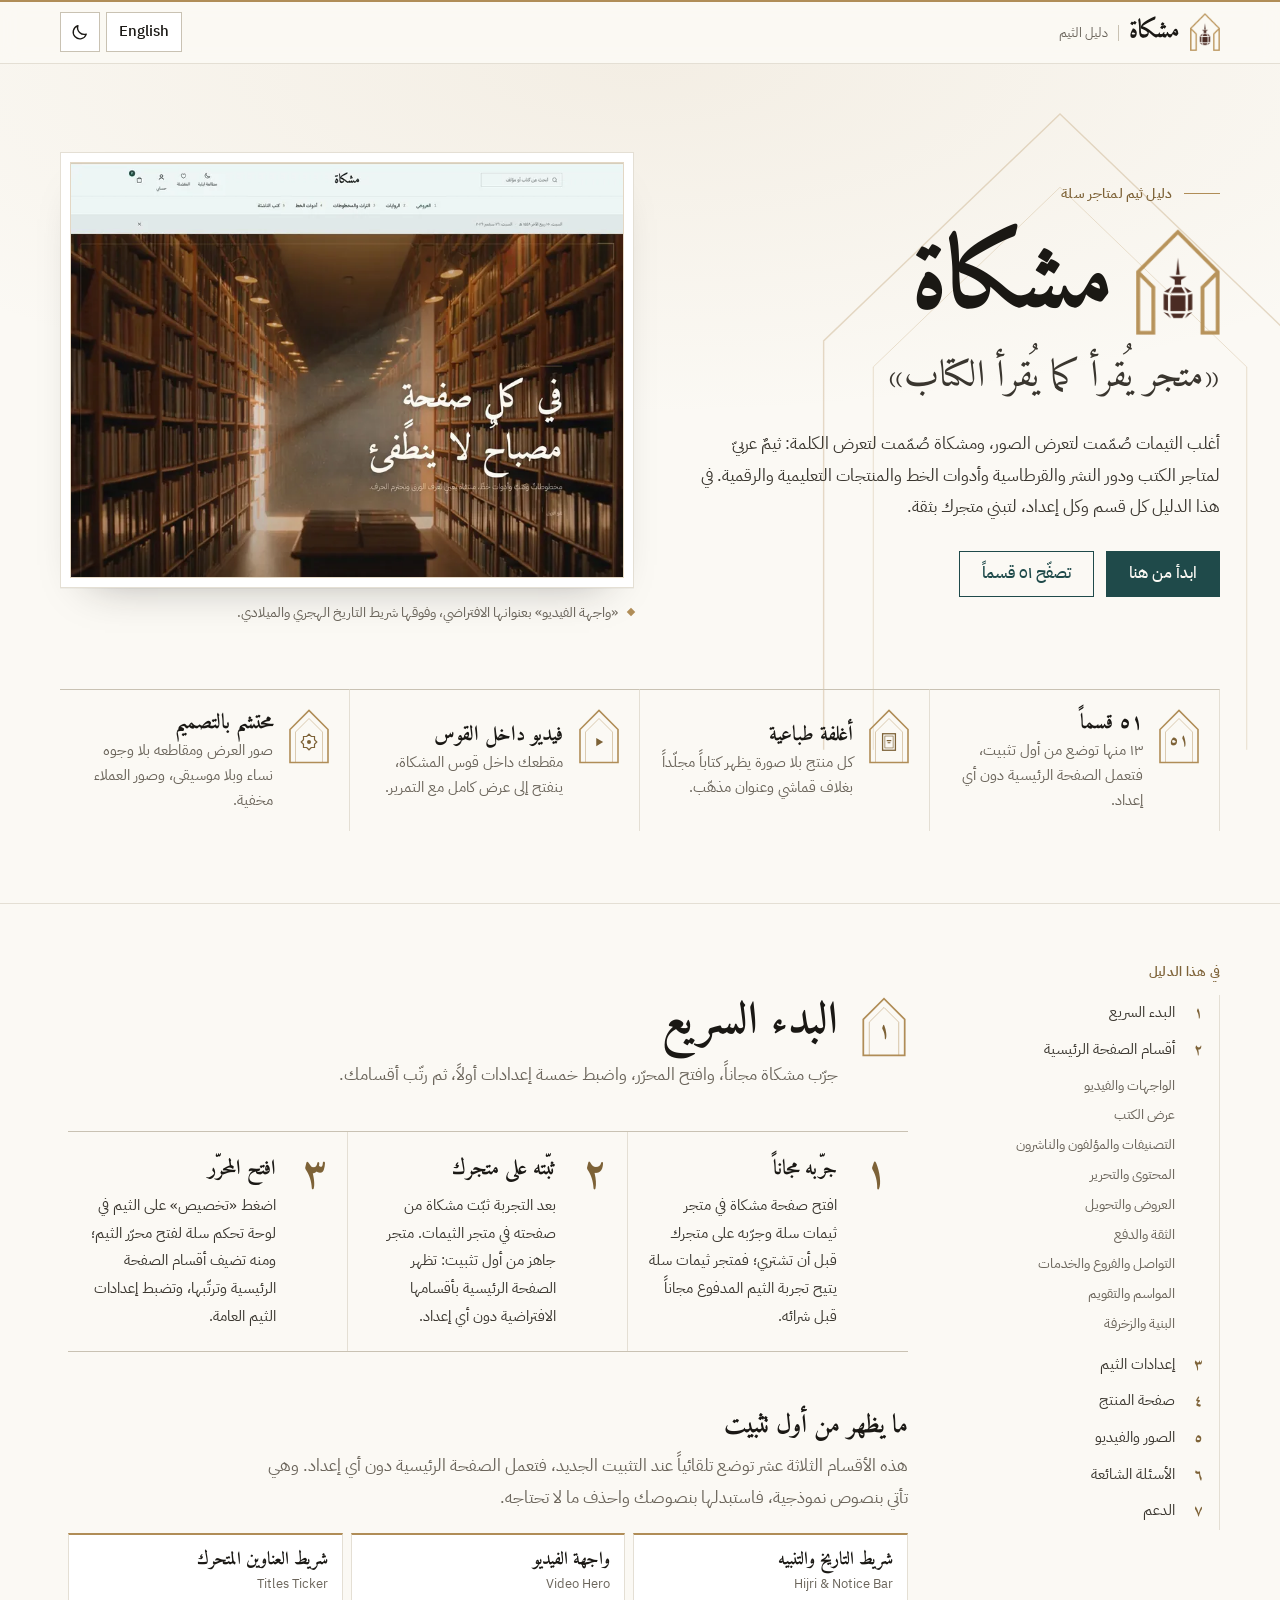
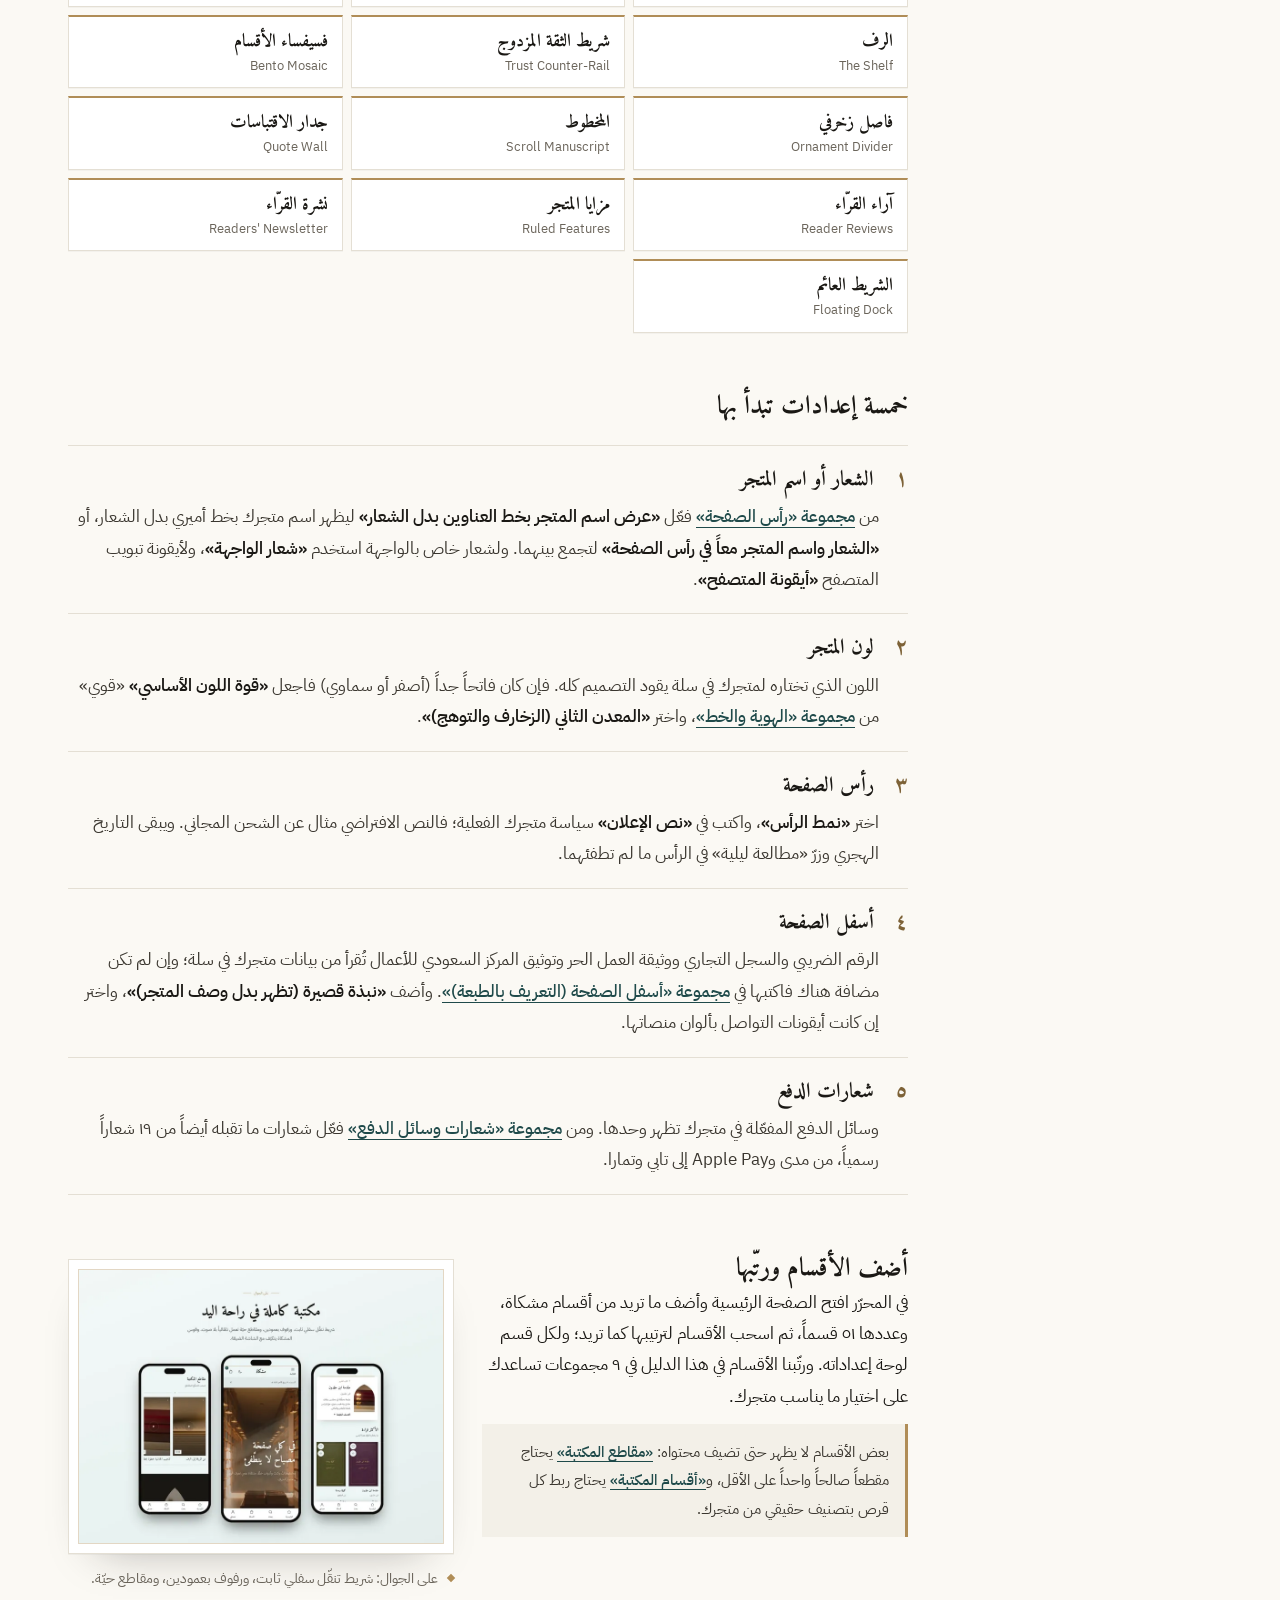
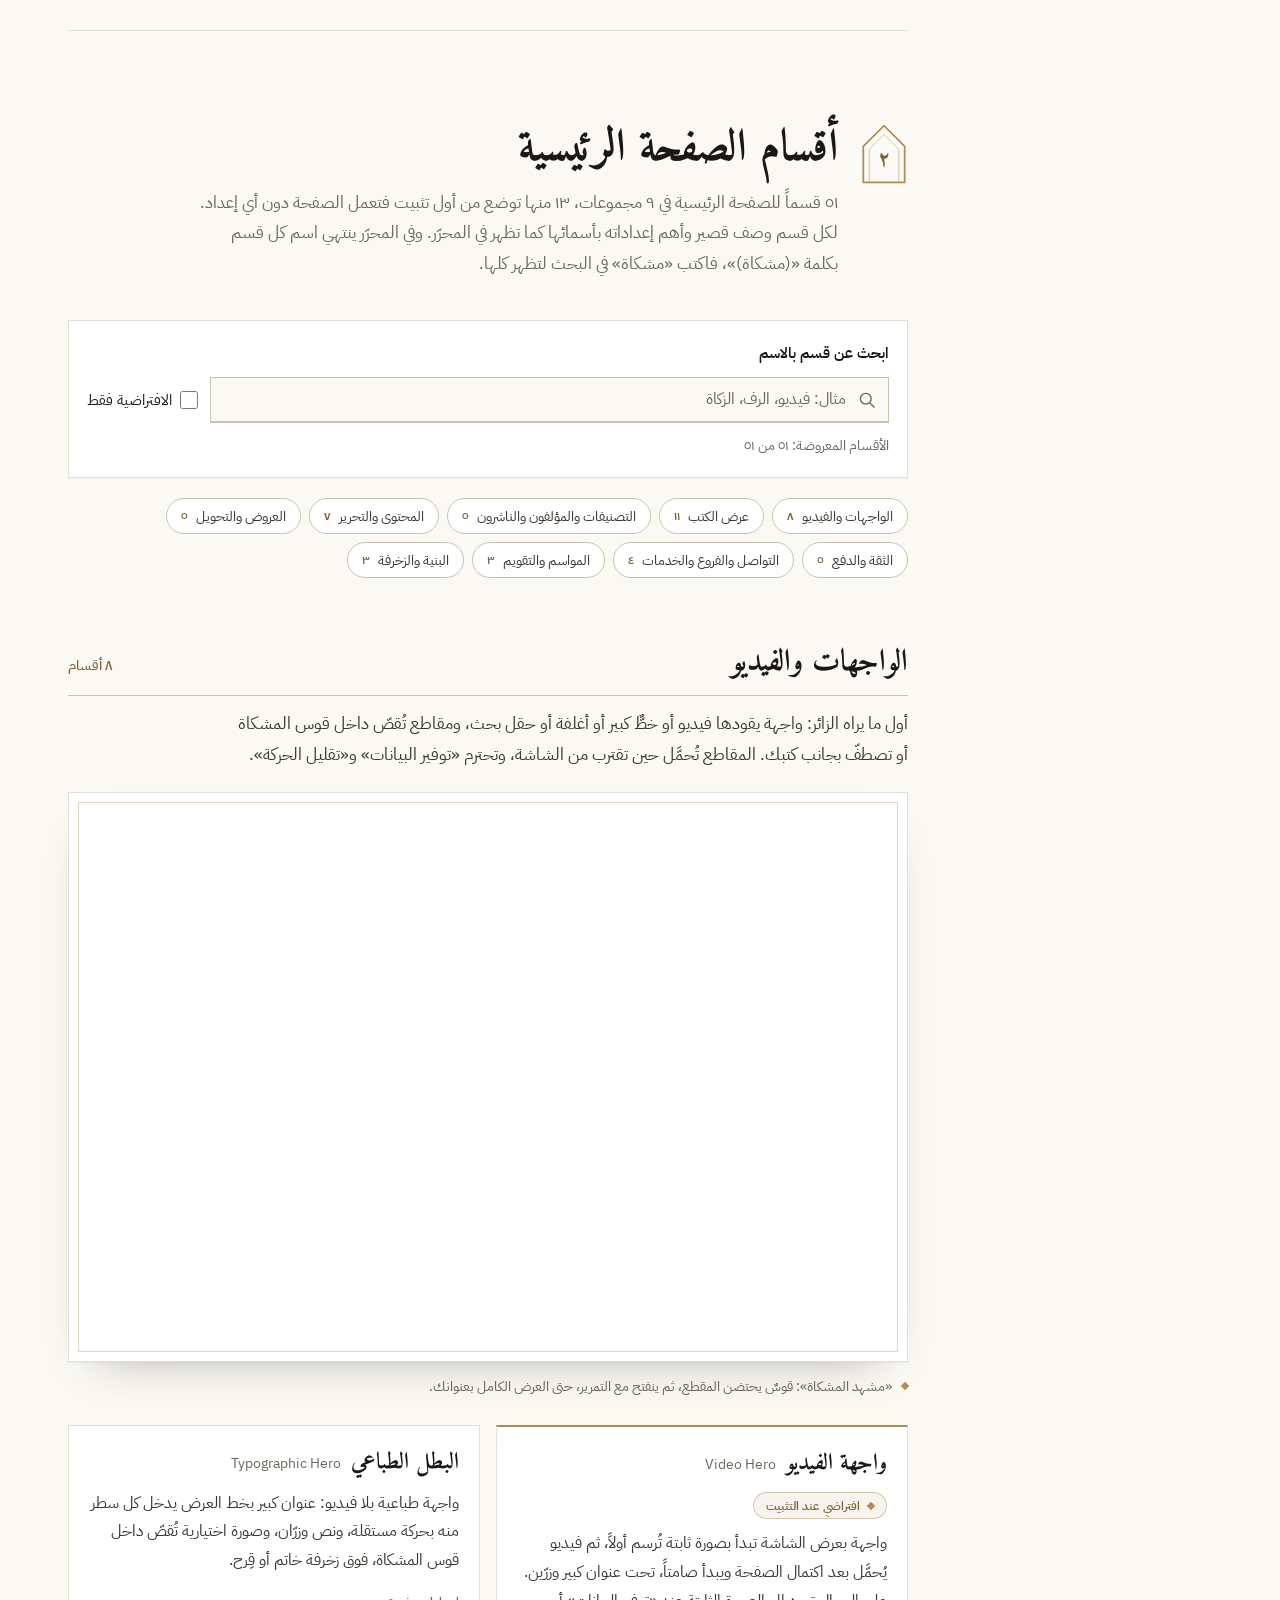
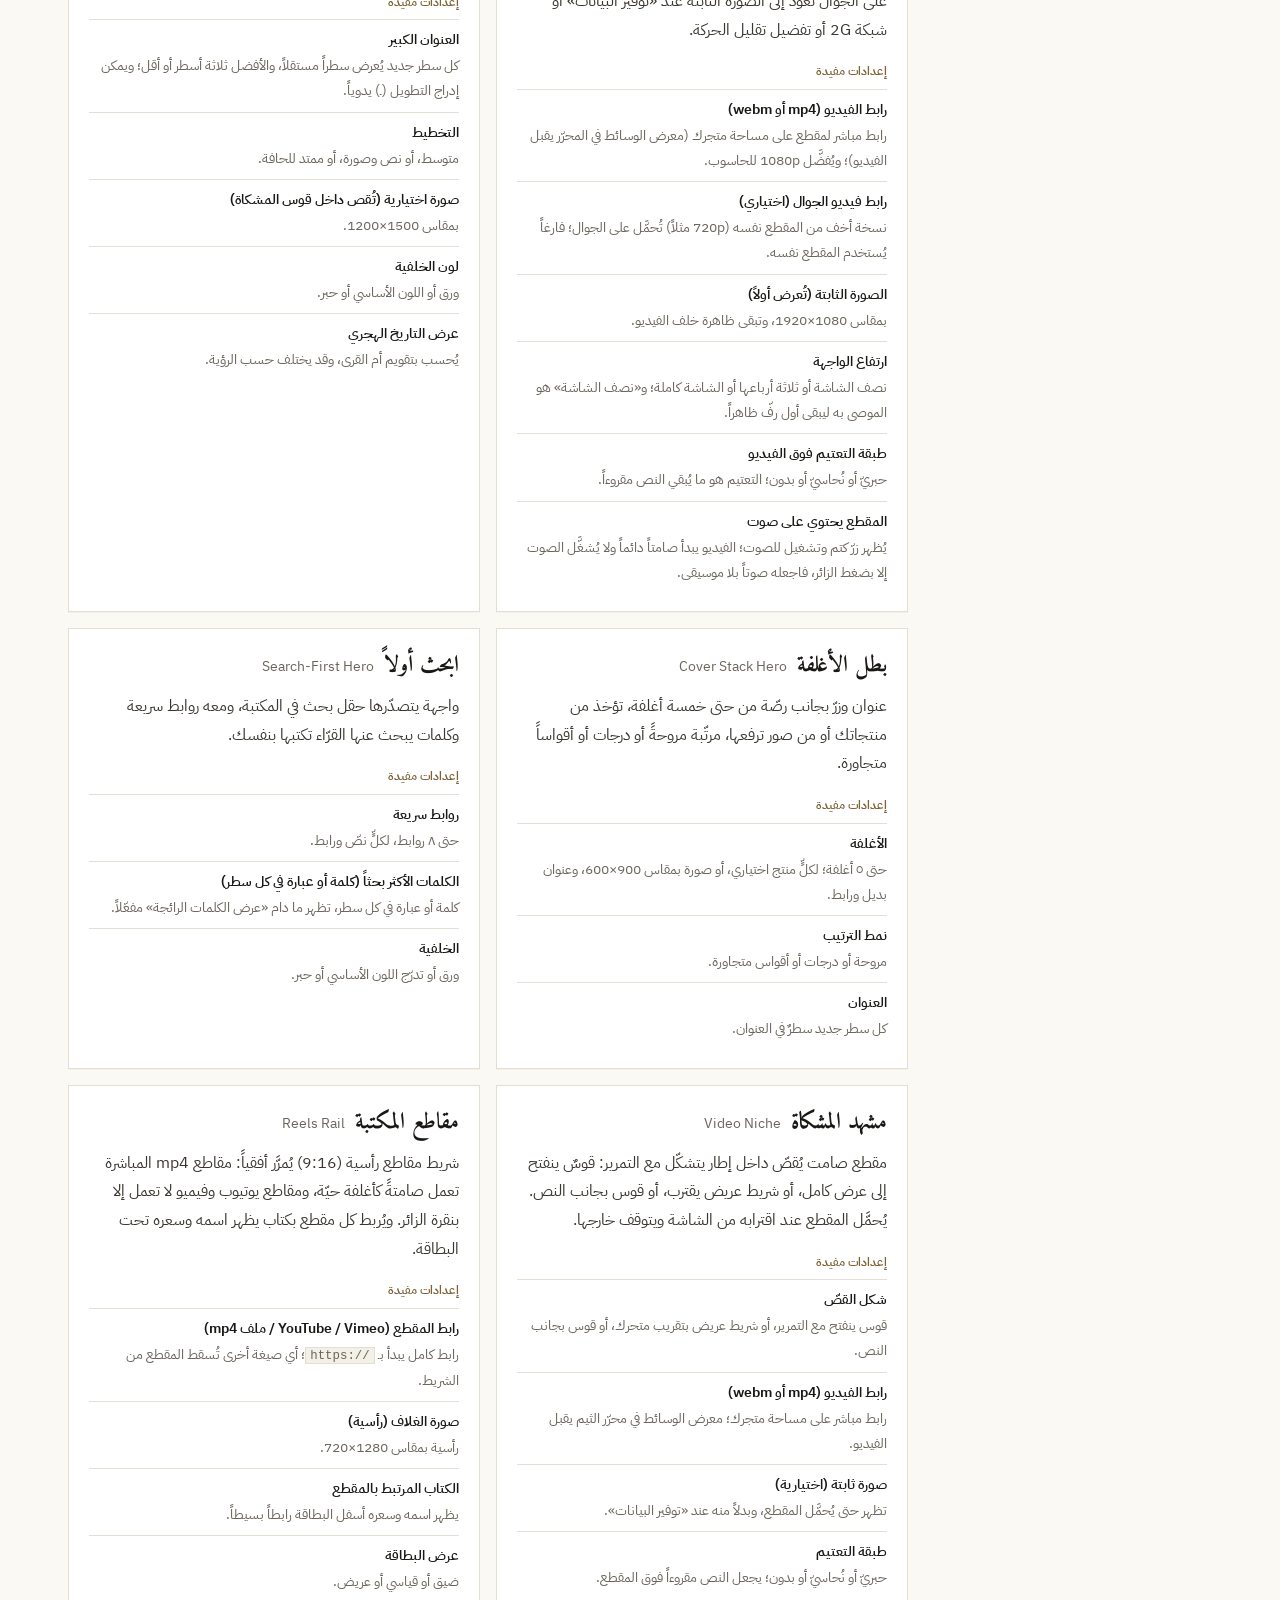
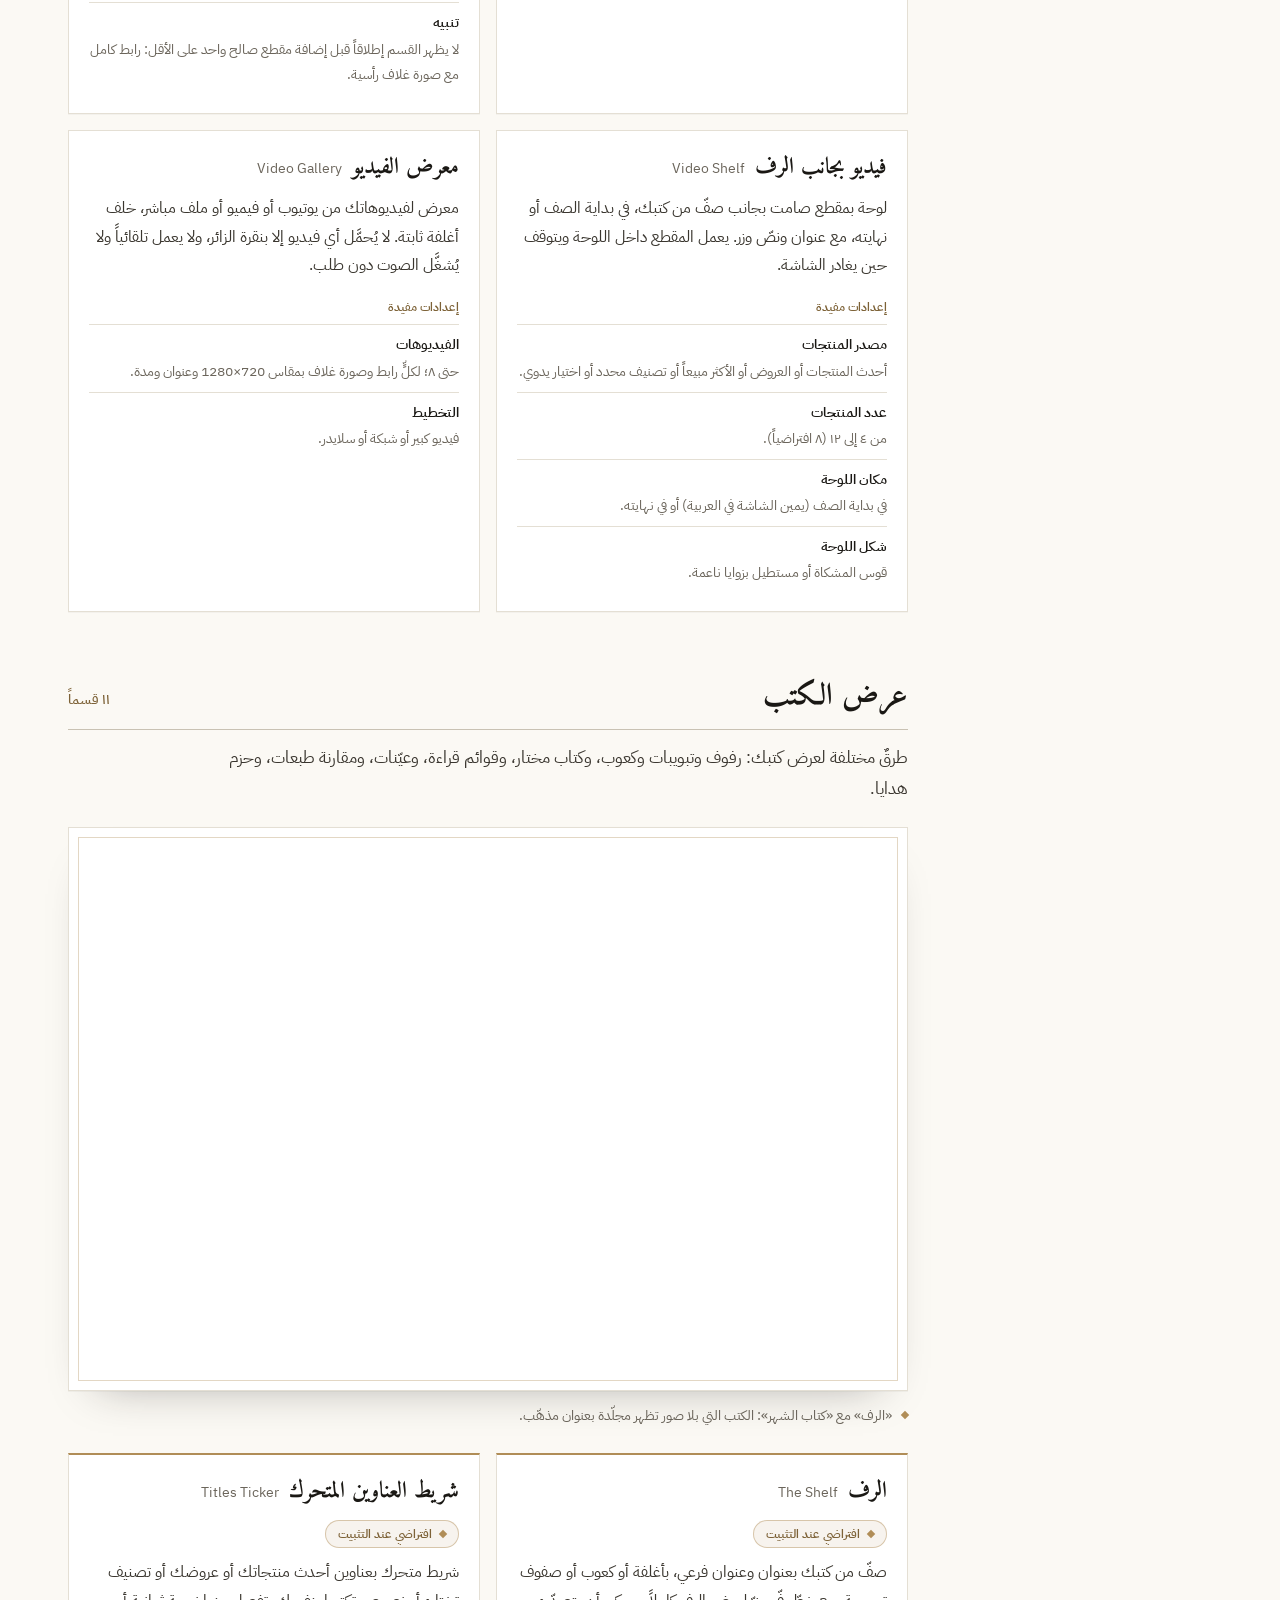
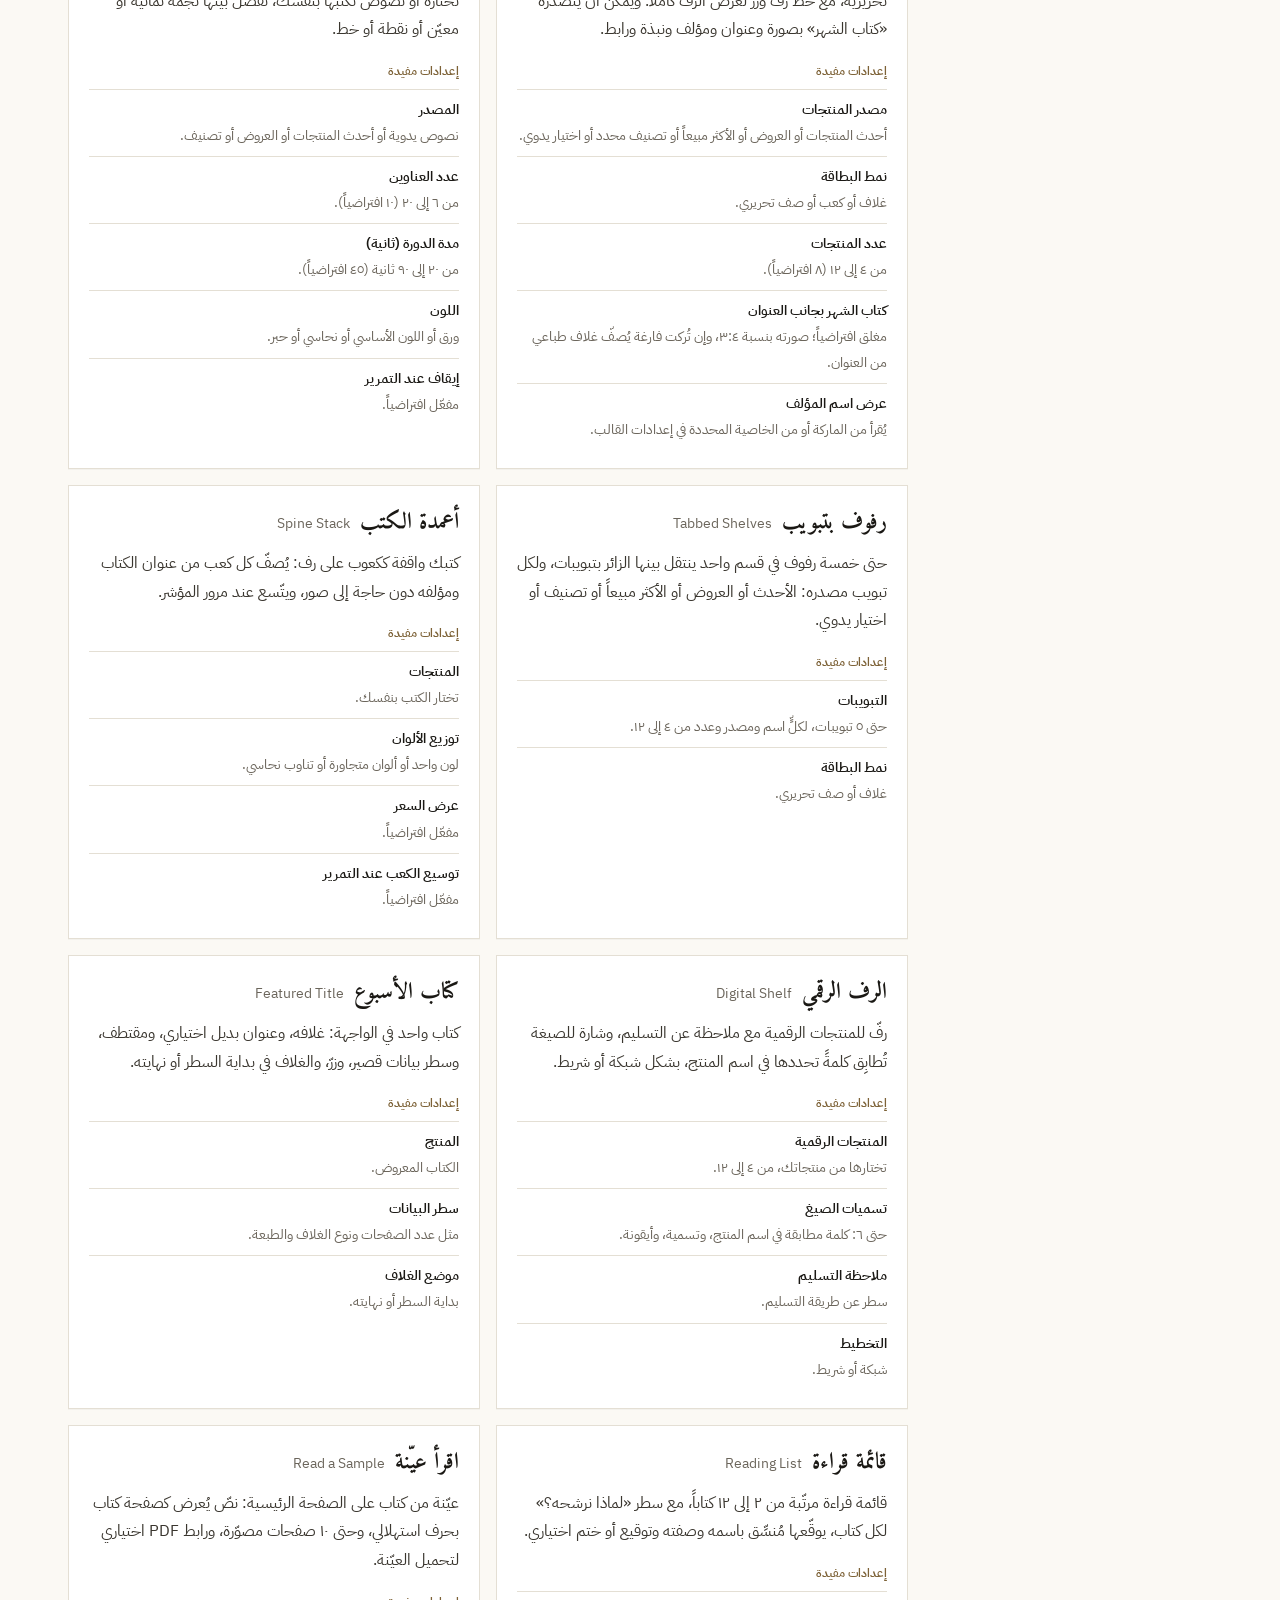
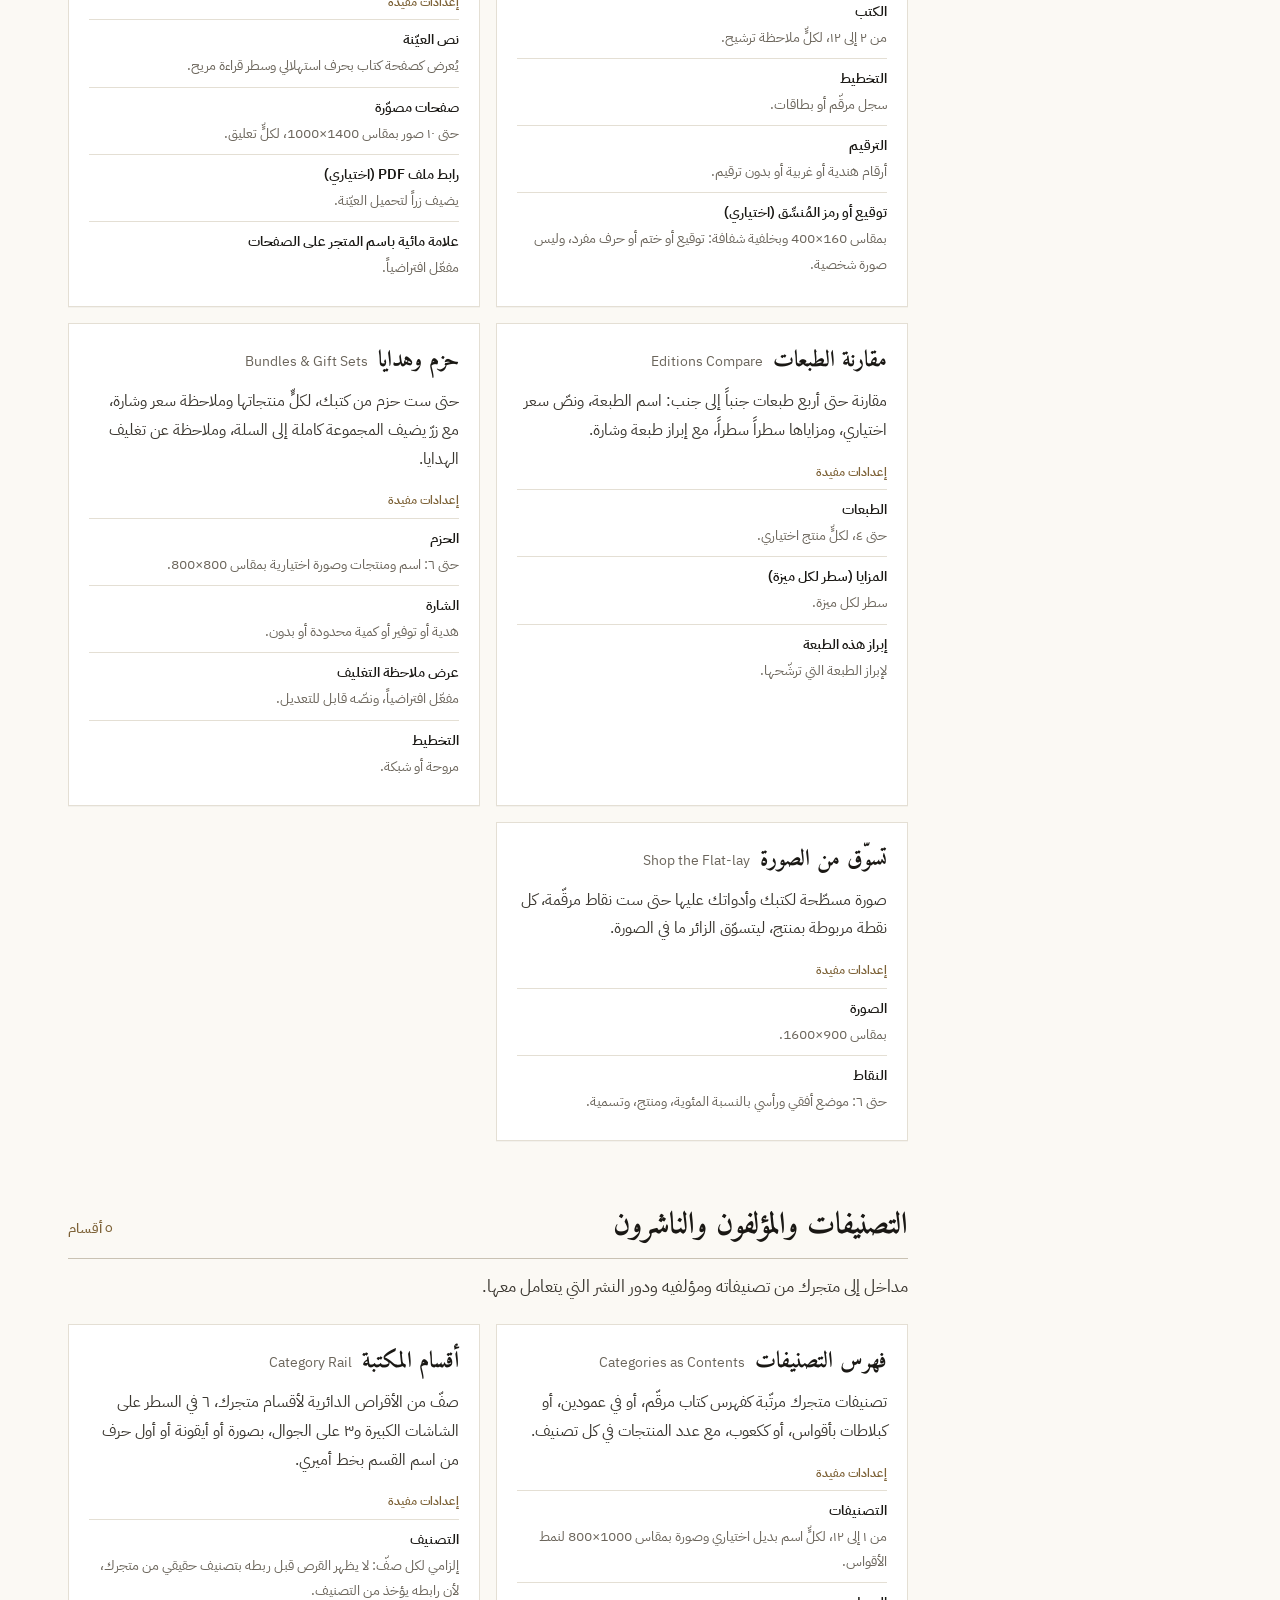
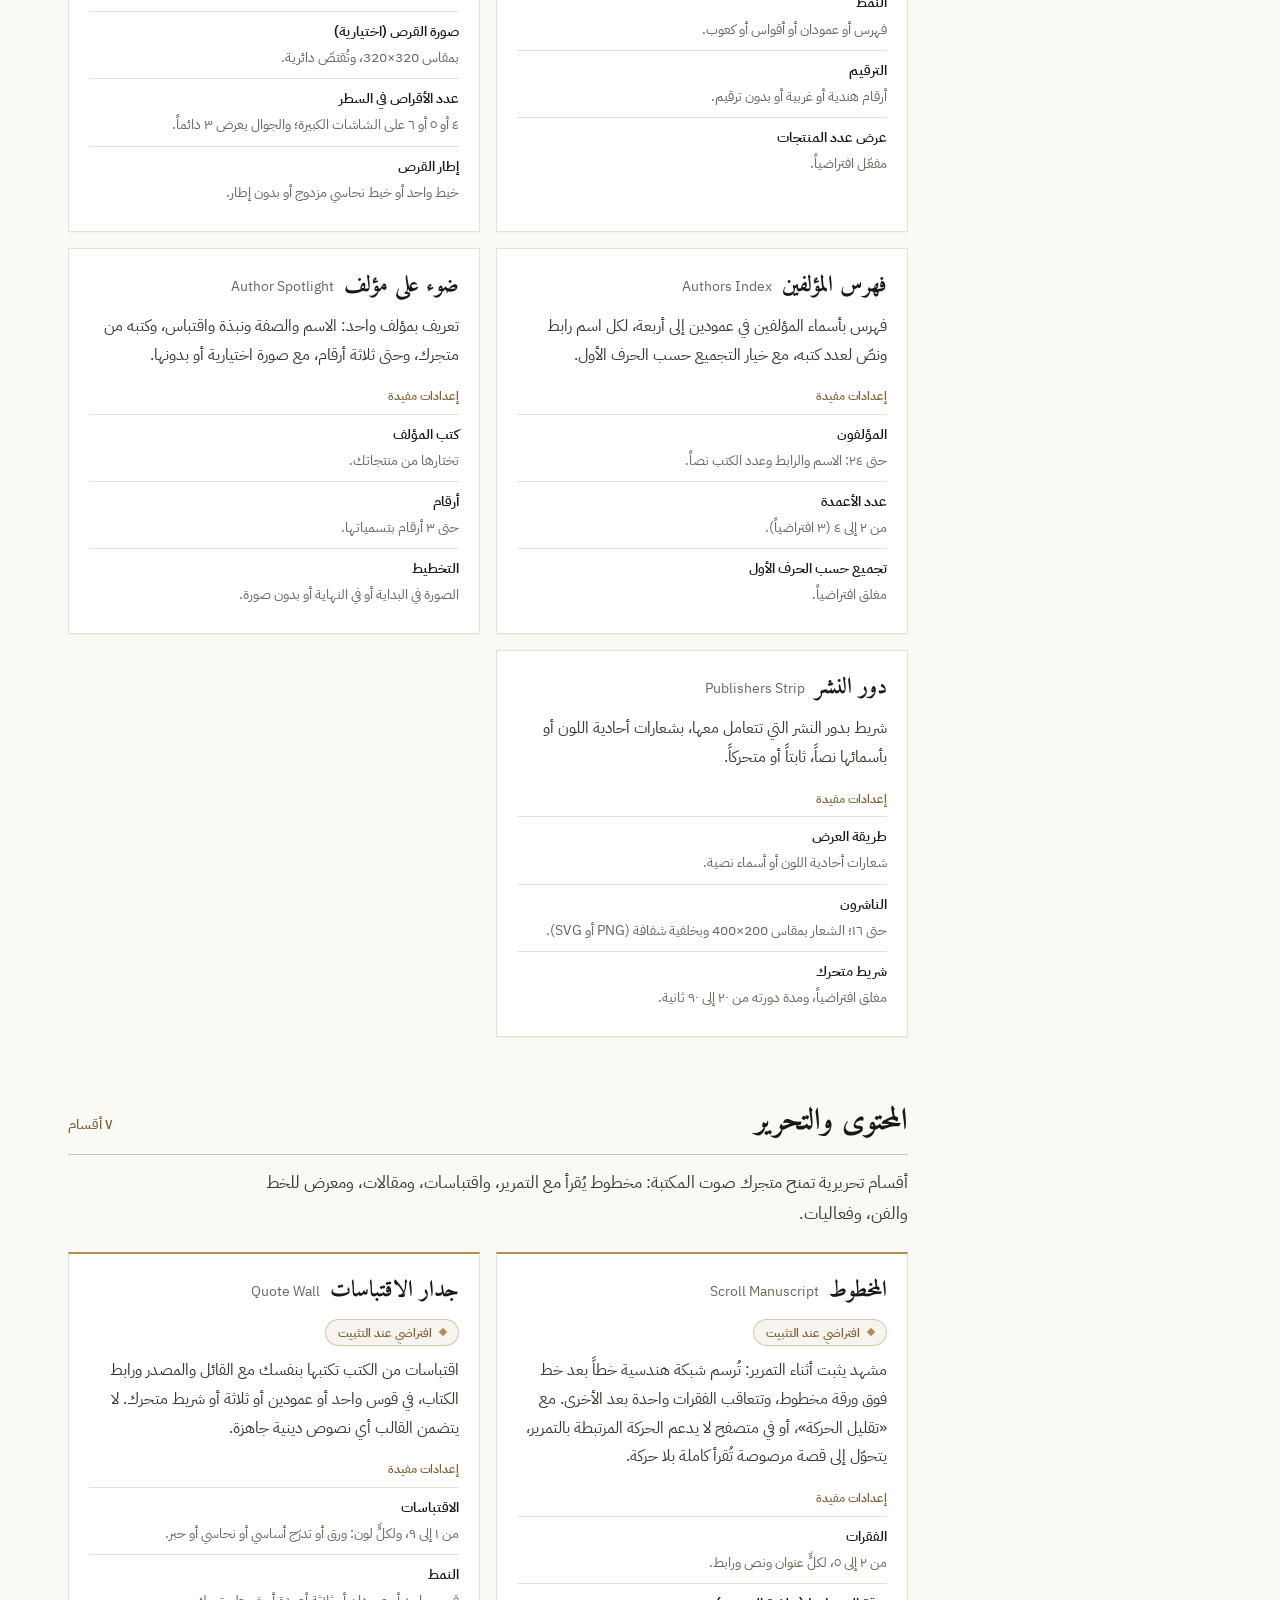
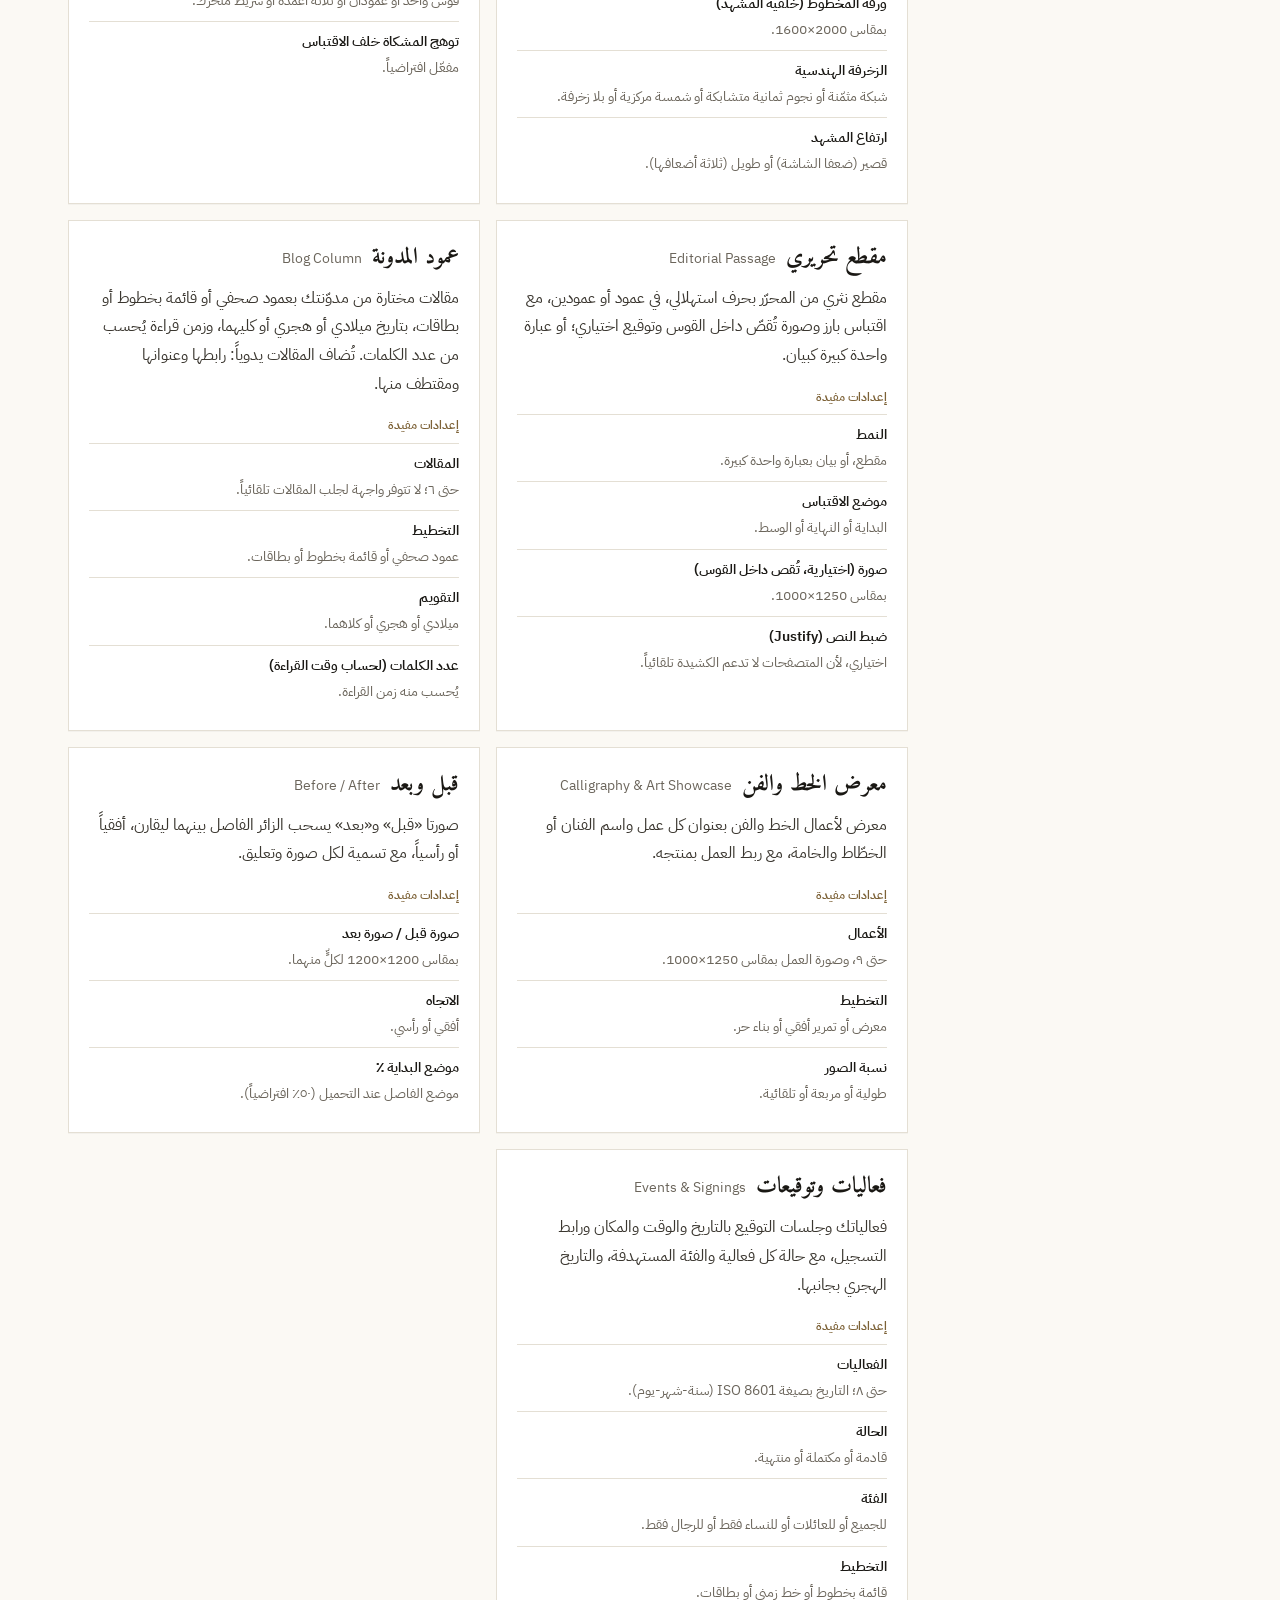
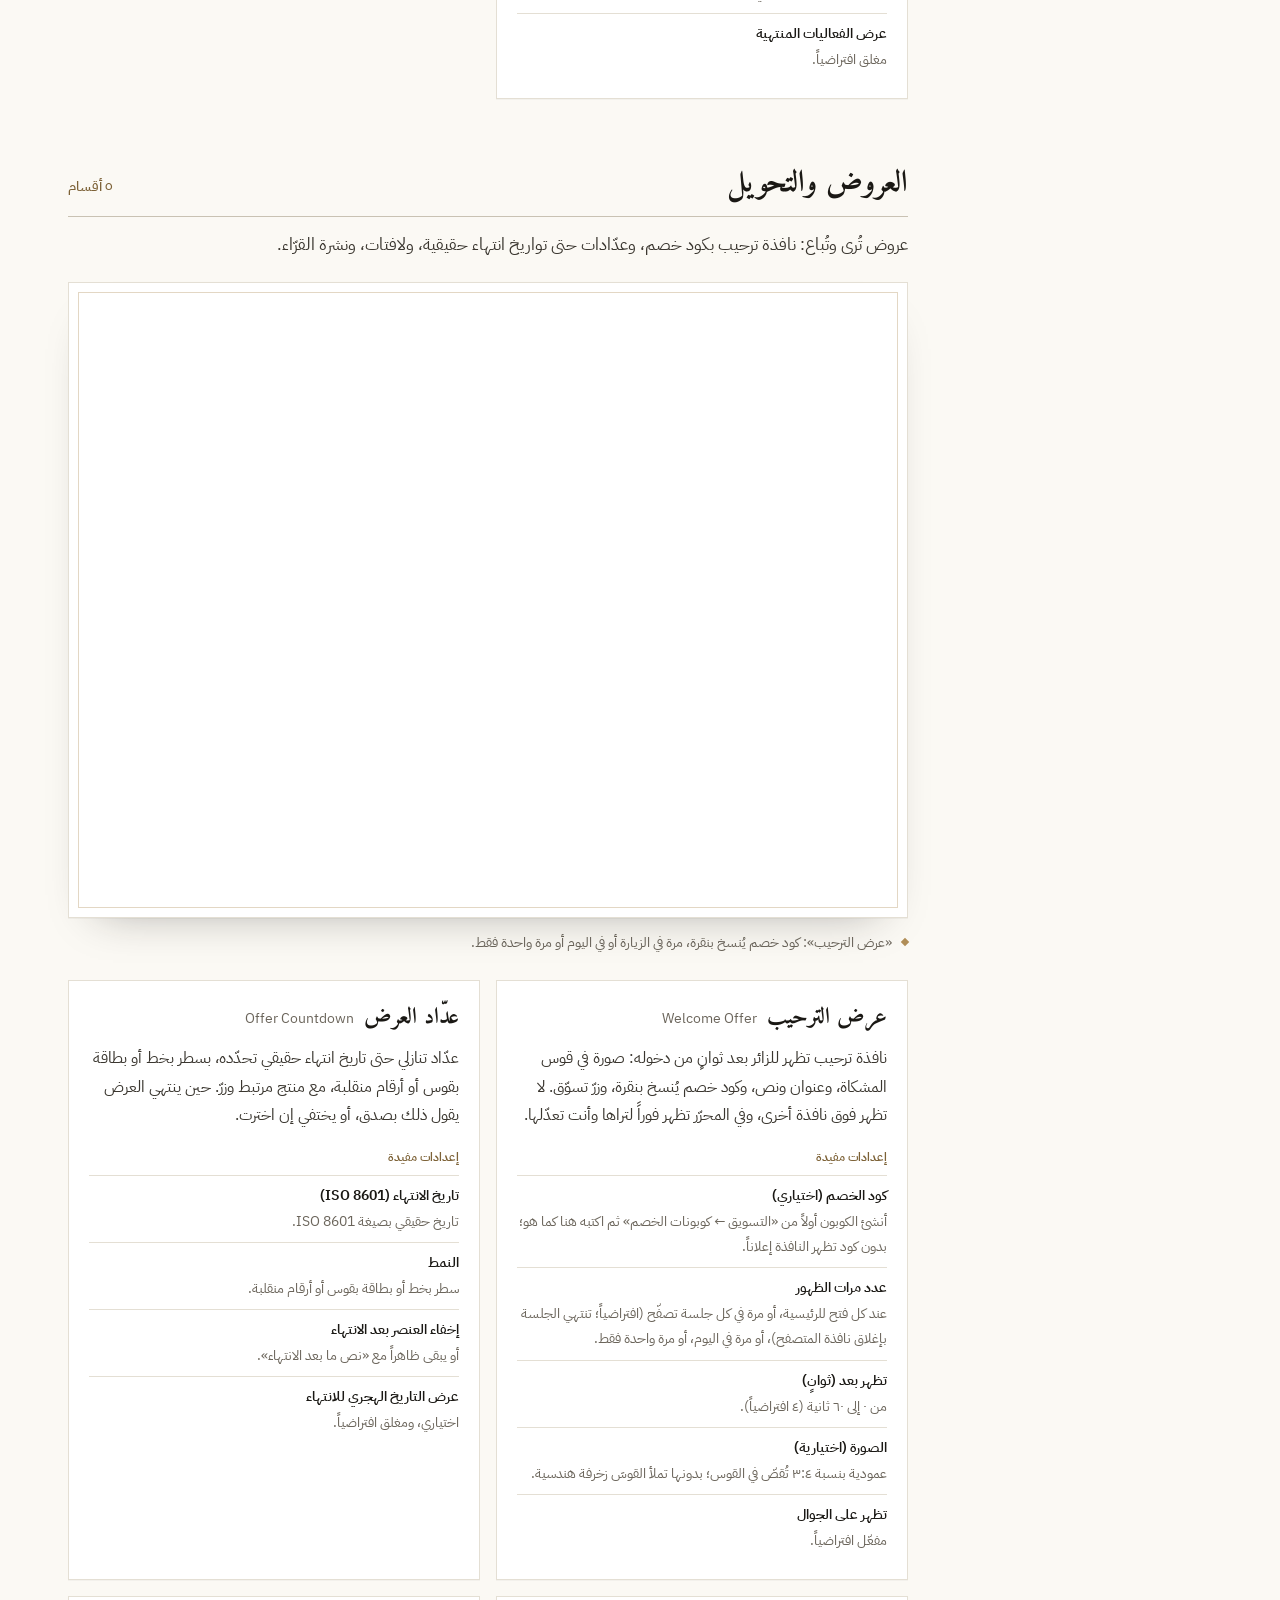
<file: index.html>
<!doctype html>
<html lang="ar" dir="rtl" class="no-js">
<head>
<meta charset="utf-8">
<meta name="viewport" content="width=device-width, initial-scale=1">
<title>مشكاة — دليل ثيم متاجر الكتب على سلة</title>
<meta name="description" content="دليل ثيم مشكاة لمتاجر سلة: ٥١ قسماً للصفحة الرئيسية، وإعدادات الثيم، وصفحة الكتاب، وإرشادات الصور والفيديو، والأسئلة الشائعة.">
<meta name="color-scheme" content="light dark">
<meta name="theme-color" content="#FBF9F4" media="(prefers-color-scheme: light)">
<meta name="theme-color" content="#141210" media="(prefers-color-scheme: dark)">
<link rel="canonical" href="https://payloadsurgeon.github.io/mishkah/">
<link rel="alternate" hreflang="ar" href="https://payloadsurgeon.github.io/mishkah/">
<link rel="alternate" hreflang="en" href="https://payloadsurgeon.github.io/mishkah/en/">
<link rel="alternate" hreflang="x-default" href="https://payloadsurgeon.github.io/mishkah/">
<meta property="og:type" content="website">
<meta property="og:site_name" content="مشكاة">
<meta property="og:title" content="مشكاة — دليل ثيم متاجر الكتب على سلة">
<meta property="og:description" content="دليل ثيم مشكاة لمتاجر سلة: ٥١ قسماً للصفحة الرئيسية، وإعدادات الثيم، وصفحة الكتاب، وإرشادات الصور والفيديو، والأسئلة الشائعة.">
<meta property="og:url" content="https://payloadsurgeon.github.io/mishkah/">
<meta property="og:locale" content="ar_SA">
<meta property="og:locale:alternate" content="en_US">
<meta property="og:image" content="https://payloadsurgeon.github.io/mishkah/assets/img/storefront-hero-1200.jpg">
<meta property="og:image:type" content="image/jpeg">
<meta property="og:image:width" content="1200">
<meta property="og:image:height" content="900">
<meta property="og:image:alt" content="واجهة متجر بثيم مشكاة: رأس صفحة وواجهة فيديو لممرّ مكتبة تحت عنوان كبير بخط أميري">
<meta name="twitter:card" content="summary_large_image">
<meta name="twitter:title" content="مشكاة — دليل ثيم متاجر الكتب على سلة">
<meta name="twitter:description" content="دليل ثيم مشكاة لمتاجر سلة: ٥١ قسماً للصفحة الرئيسية، وإعدادات الثيم، وصفحة الكتاب، وإرشادات الصور والفيديو، والأسئلة الشائعة.">
<meta name="twitter:image" content="https://payloadsurgeon.github.io/mishkah/assets/img/storefront-hero-1200.jpg">
<meta name="twitter:image:alt" content="واجهة متجر بثيم مشكاة: رأس صفحة وواجهة فيديو لممرّ مكتبة تحت عنوان كبير بخط أميري">
<link rel="icon" type="image/png" sizes="32x32" href="assets/img/favicon-32.png">
<link rel="icon" type="image/png" sizes="192x192" href="assets/img/favicon-192.png">
<link rel="apple-touch-icon" href="assets/img/apple-touch-icon.png">
<link rel="preconnect" href="https://fonts.googleapis.com">
<link rel="preconnect" href="https://fonts.gstatic.com" crossorigin>
<link rel="stylesheet" href="https://fonts.googleapis.com/css2?family=Amiri:wght@400;700&amp;family=IBM+Plex+Sans+Arabic:wght@300;400;500;600&amp;display=swap">
<link rel="stylesheet" href="assets/css/site.css">
<script>(function(){var d=document.documentElement;d.className=d.className.replace('no-js','js');try{var t=localStorage.getItem('mishkah-guide-theme');if(t==='dark'||t==='light'){d.setAttribute('data-theme',t);}}catch(e){}})();</script>
<script src="assets/js/site.js" defer></script>
</head>
<body>
<a class="skip-link" href="#main">تخطَّ إلى المحتوى</a>
<header class="topbar">
  <div class="topbar__inner">
    <a class="brand" href="#top">
      <span class="brand__mark" aria-hidden="true"><img class="only-light" src="assets/img/mark-day-96.png" width="30" height="38" alt=""><img class="only-dark" src="assets/img/mark-night-96.png" width="30" height="38" alt=""></span>
      <span class="brand__text"><span class="brand__name">مشكاة</span><span class="brand__sub">دليل الثيم</span></span>
    </a>
    <div class="topbar__actions">
      <button class="icon-btn toc-toggle" type="button" aria-controls="toc" aria-expanded="false"><svg class="i" viewBox="0 0 24 24" aria-hidden="true" focusable="false"><path d="M4 7h16M4 12h16M4 17h10" stroke="currentColor" stroke-width="1.6" fill="none"/></svg><span class="toc-toggle__label">المحتويات</span></button>
      <a class="lang-switch" href="en/" hreflang="en" lang="en"><span class="lang-switch__full">English</span><span class="lang-switch__short" aria-hidden="true">EN</span></a>
      <button class="icon-btn theme-toggle" type="button" aria-pressed="false" aria-label="الوضع الليلي"><svg class="i i-moon" viewBox="0 0 24 24" aria-hidden="true" focusable="false"><path d="M19.5 14.5A8 8 0 0 1 9.5 4.5a8 8 0 1 0 10 10z" fill="none" stroke="currentColor" stroke-width="1.6" stroke-linejoin="round"/></svg><svg class="i i-sun" viewBox="0 0 24 24" aria-hidden="true" focusable="false"><circle cx="12" cy="12" r="4.2" fill="none" stroke="currentColor" stroke-width="1.6"/><path d="M12 2.5v2.5M12 19v2.5M2.5 12H5M19 12h2.5M5.3 5.3l1.8 1.8M16.9 16.9l1.8 1.8M5.3 18.7l1.8-1.8M16.9 7.1l1.8-1.8" stroke="currentColor" stroke-width="1.6"/></svg></button>
    </div>
  </div>
</header>
<main id="main" tabindex="-1">
<section class="hero" id="top" aria-labelledby="hero-title">
  <svg class="hero__arch" viewBox="0 0 440 560" aria-hidden="true" focusable="false"><path d="M20 560V214L220 22l200 192v346" fill="none" stroke="currentColor" stroke-width="1.2"/><path d="M62 560V236L220 84l158 152v324" fill="none" stroke="currentColor" stroke-width=".7"/></svg>
  <div class="hero__inner">
    <div class="hero__text">
      <p class="kicker"><span>دليل ثيم لمتاجر سلة</span></p>
      <h1 id="hero-title" class="hero__title"><span class="hero__mark" aria-hidden="true"><img class="only-light" src="assets/img/mark-day-240.png" width="95" height="120" alt=""><img class="only-dark" src="assets/img/mark-night-240.png" width="95" height="120" alt=""></span><span class="hero__name">مشكاة</span></h1>
      <p class="hero__promise"><span class="promise-words">«<span class="w">متجر</span> <span class="w">يُقرأ</span> <span class="w">كما</span> <span class="w">يُقرأ</span> <span class="w">الكتاب</span>»</span></p>
      
      <p class="hero__lede">أغلب الثيمات صُمّمت لتعرض الصور، ومشكاة صُمّمت لتعرض الكلمة: ثيمٌ عربيّ لمتاجر الكتب ودور النشر والقرطاسية وأدوات الخط والمنتجات التعليمية والرقمية. في هذا الدليل كل قسم وكل إعداد، لتبني متجرك بثقة.</p>
      <p class="hero__actions"><a class="btn btn--primary" href="#quick-start">ابدأ من هنا</a><a class="btn btn--ghost" href="#sections">تصفّح ٥١ قسماً</a></p>
    </div>
    <figure class="hero__figure">
      <div class="figure__frame"><picture><source type="image/webp" srcset="assets/img/storefront-hero-800.webp 800w, assets/img/storefront-hero-1400.webp 1400w" sizes="(min-width: 1000px) 620px, calc(100vw - 32px)"><img class="figure__img" src="assets/img/storefront-hero-1200.jpg" width="1200" height="900" alt="واجهة متجر بثيم مشكاة على الحاسوب: رأس صفحة باسم المتجر وقائمة مرقّمة، وتحته واجهة فيديو لممرّ مكتبة تحت عنوان «في كل صفحةٍ مصباحٌ لا ينطفئ»" fetchpriority="high" decoding="async"></picture></div>
      <figcaption>«واجهة الفيديو» بعنوانها الافتراضي، وفوقها شريط التاريخ الهجري والميلادي.</figcaption>
    </figure>
  </div>
  <ul class="facts"><li class="fact"><span class="emblem" aria-hidden="true"><svg class="arch" viewBox="0 0 44 56" aria-hidden="true" focusable="false"><path d="M3 54.5V21.5L22 2.5l19 19v33z" fill="none" stroke="currentColor" stroke-width="1.6" stroke-linejoin="miter"/><path d="M8.5 54.5V24L22 10.5 35.5 24v30.5" fill="none" stroke="currentColor" stroke-width=".8" opacity=".55"/></svg><span class="emblem__num">٥١</span></span><span class="fact__title">٥١ قسماً</span><span class="fact__text">١٣ منها توضع من أول تثبيت، فتعمل الصفحة الرئيسية دون أي إعداد.</span></li><li class="fact"><span class="emblem" aria-hidden="true"><svg class="arch" viewBox="0 0 44 56" aria-hidden="true" focusable="false"><path d="M3 54.5V21.5L22 2.5l19 19v33z" fill="none" stroke="currentColor" stroke-width="1.6" stroke-linejoin="miter"/><path d="M8.5 54.5V24L22 10.5 35.5 24v30.5" fill="none" stroke="currentColor" stroke-width=".8" opacity=".55"/></svg><svg class="glyph" viewBox="0 0 24 24" aria-hidden="true" focusable="false"><rect x="5" y="3" width="14" height="18" fill="none" stroke="currentColor" stroke-width="1.4"/><rect x="7.5" y="5.5" width="9" height="13" fill="none" stroke="currentColor" stroke-width=".7"/><path d="M9.5 10.5h5M10.5 12.8h3" stroke="currentColor" stroke-width="1.1"/></svg></span><span class="fact__title">أغلفة طباعية</span><span class="fact__text">كل منتج بلا صورة يظهر كتاباً مجلّداً بغلاف قماشي وعنوان مذهّب.</span></li><li class="fact"><span class="emblem" aria-hidden="true"><svg class="arch" viewBox="0 0 44 56" aria-hidden="true" focusable="false"><path d="M3 54.5V21.5L22 2.5l19 19v33z" fill="none" stroke="currentColor" stroke-width="1.6" stroke-linejoin="miter"/><path d="M8.5 54.5V24L22 10.5 35.5 24v30.5" fill="none" stroke="currentColor" stroke-width=".8" opacity=".55"/></svg><svg class="glyph" viewBox="0 0 24 24" aria-hidden="true" focusable="false"><path d="M9 7.5v9l7.5-4.5z" fill="currentColor"/></svg></span><span class="fact__title">فيديو داخل القوس</span><span class="fact__text">مقطعك داخل قوس المشكاة، ينفتح إلى عرض كامل مع التمرير.</span></li><li class="fact"><span class="emblem" aria-hidden="true"><svg class="arch" viewBox="0 0 44 56" aria-hidden="true" focusable="false"><path d="M3 54.5V21.5L22 2.5l19 19v33z" fill="none" stroke="currentColor" stroke-width="1.6" stroke-linejoin="miter"/><path d="M8.5 54.5V24L22 10.5 35.5 24v30.5" fill="none" stroke="currentColor" stroke-width=".8" opacity=".55"/></svg><svg class="glyph" viewBox="0 0 24 24" aria-hidden="true" focusable="false"><polygon points="12.00,3.50 14.49,5.99 18.01,5.99 18.01,9.51 20.50,12.00 18.01,14.49 18.01,18.01 14.49,18.01 12.00,20.50 9.51,18.01 5.99,18.01 5.99,14.49 3.50,12.00 5.99,9.51 5.99,5.99 9.51,5.99" fill="none" stroke="currentColor" stroke-width="1.3"/><circle cx="12" cy="12" r="2.2" fill="currentColor"/></svg></span><span class="fact__title">محتشم بالتصميم</span><span class="fact__text">صور العرض ومقاطعه بلا وجوه نساء وبلا موسيقى، وصور العملاء مخفية.</span></li></ul>
</section>
<div class="layout">
<nav id="toc" class="toc" aria-label="محتويات الدليل"><div class="toc__head"><p class="toc__title">في هذا الدليل</p><button class="icon-btn toc__close" type="button" aria-label="إغلاق المحتويات"><svg class="i" viewBox="0 0 24 24" aria-hidden="true" focusable="false"><path d="M6 6l12 12M18 6 6 18" stroke="currentColor" stroke-width="1.6"/></svg></button></div><ol class="toc__list"><li><a href="#quick-start"><span class="toc__num" aria-hidden="true">١</span>البدء السريع</a></li><li><a href="#sections"><span class="toc__num" aria-hidden="true">٢</span>أقسام الصفحة الرئيسية</a><ol class="toc__sub"><li><a href="#g-heroes">الواجهات والفيديو</a></li><li><a href="#g-books">عرض الكتب</a></li><li><a href="#g-browse">التصنيفات والمؤلفون والناشرون</a></li><li><a href="#g-editorial">المحتوى والتحرير</a></li><li><a href="#g-offers">العروض والتحويل</a></li><li><a href="#g-trust">الثقة والدفع</a></li><li><a href="#g-contact">التواصل والفروع والخدمات</a></li><li><a href="#g-seasons">المواسم والتقويم</a></li><li><a href="#g-structure">البنية والزخرفة</a></li></ol></li><li><a href="#settings"><span class="toc__num" aria-hidden="true">٣</span>إعدادات الثيم</a></li><li><a href="#product"><span class="toc__num" aria-hidden="true">٤</span>صفحة المنتج</a></li><li><a href="#media"><span class="toc__num" aria-hidden="true">٥</span>الصور والفيديو</a></li><li><a href="#faq"><span class="toc__num" aria-hidden="true">٦</span>الأسئلة الشائعة</a></li><li><a href="#support"><span class="toc__num" aria-hidden="true">٧</span>الدعم</a></li></ol></nav>
<div class="content">
<section class="chapter chapter--quick-start" id="quick-start" aria-labelledby="quick-start-title"><header class="chapter__head"><span class="chapter__num" aria-hidden="true"><svg class="arch" viewBox="0 0 44 56" aria-hidden="true" focusable="false"><path d="M3 54.5V21.5L22 2.5l19 19v33z" fill="none" stroke="currentColor" stroke-width="1.6" stroke-linejoin="miter"/><path d="M8.5 54.5V24L22 10.5 35.5 24v30.5" fill="none" stroke="currentColor" stroke-width=".8" opacity=".55"/></svg><span>١</span></span><div class="chapter__titles"><h2 id="quick-start-title">البدء السريع</h2><p class="chapter__lede">جرّب مشكاة مجاناً، وافتح المحرّر، واضبط خمسة إعدادات أولاً، ثم رتّب أقسامك.</p></div></header><ol class="steps"><li class="step"><span class="step__num" aria-hidden="true">١</span><div class="step__body"><h3>جرّبه مجاناً</h3><p>افتح صفحة مشكاة في متجر ثيمات سلة وجرّبه على متجرك قبل أن تشتري؛ فمتجر ثيمات سلة يتيح تجربة الثيم المدفوع مجاناً قبل شرائه.</p></div></li><li class="step"><span class="step__num" aria-hidden="true">٢</span><div class="step__body"><h3>ثبّته على متجرك</h3><p>بعد التجربة ثبّت مشكاة من صفحته في متجر الثيمات. متجر جاهز من أول تثبيت: تظهر الصفحة الرئيسية بأقسامها الافتراضية دون أي إعداد.</p></div></li><li class="step"><span class="step__num" aria-hidden="true">٣</span><div class="step__body"><h3>افتح المحرّر</h3><p>اضغط «تخصيص» على الثيم في لوحة تحكم سلة لفتح محرّر الثيم؛ ومنه تضيف أقسام الصفحة الرئيسية وترتّبها، وتضبط إعدادات الثيم العامة.</p></div></li></ol>
<div class="block">
  <h3>ما يظهر من أول تثبيت</h3>
  <p class="block__lede">هذه الأقسام الثلاثة عشر توضع تلقائياً عند التثبيت الجديد، فتعمل الصفحة الرئيسية دون أي إعداد. وهي تأتي بنصوص نموذجية، فاستبدلها بنصوصك واحذف ما لا تحتاجه.</p>
  <ul class="default-list"><li><a href="#s-hijri-notice-bar"><span class="dl__name">شريط التاريخ والتنبيه</span><span class="dl__alt" lang="en" dir="ltr">Hijri &amp; Notice Bar</span></a></li><li><a href="#s-video-hero"><span class="dl__name">واجهة الفيديو</span><span class="dl__alt" lang="en" dir="ltr">Video Hero</span></a></li><li><a href="#s-titles-ticker"><span class="dl__name">شريط العناوين المتحرك</span><span class="dl__alt" lang="en" dir="ltr">Titles Ticker</span></a></li><li><a href="#s-shelf"><span class="dl__name">الرف</span><span class="dl__alt" lang="en" dir="ltr">The Shelf</span></a></li><li><a href="#s-trust-counter-rail"><span class="dl__name">شريط الثقة المزدوج</span><span class="dl__alt" lang="en" dir="ltr">Trust Counter-Rail</span></a></li><li><a href="#s-bento-mosaic"><span class="dl__name">فسيفساء الأقسام</span><span class="dl__alt" lang="en" dir="ltr">Bento Mosaic</span></a></li><li><a href="#s-ornament-divider"><span class="dl__name">فاصل زخرفي</span><span class="dl__alt" lang="en" dir="ltr">Ornament Divider</span></a></li><li><a href="#s-scroll-manuscript"><span class="dl__name">المخطوط</span><span class="dl__alt" lang="en" dir="ltr">Scroll Manuscript</span></a></li><li><a href="#s-quote-wall"><span class="dl__name">جدار الاقتباسات</span><span class="dl__alt" lang="en" dir="ltr">Quote Wall</span></a></li><li><a href="#s-reader-reviews"><span class="dl__name">آراء القرّاء</span><span class="dl__alt" lang="en" dir="ltr">Reader Reviews</span></a></li><li><a href="#s-features-ruled"><span class="dl__name">مزايا المتجر</span><span class="dl__alt" lang="en" dir="ltr">Ruled Features</span></a></li><li><a href="#s-newsletter"><span class="dl__name">نشرة القرّاء</span><span class="dl__alt" lang="en" dir="ltr">Readers&#x27; Newsletter</span></a></li><li><a href="#s-floating-dock"><span class="dl__name">الشريط العائم</span><span class="dl__alt" lang="en" dir="ltr">Floating Dock</span></a></li></ul>
</div>
<div class="block">
  <h3>خمسة إعدادات تبدأ بها</h3>
  <ol class="firsts"><li class="first"><h4><span class="first__num" aria-hidden="true">١</span>الشعار أو اسم المتجر</h4><p>من <a class="xref" href="#set-header">مجموعة «رأس الصفحة»</a> فعّل <span class="lbl">«عرض اسم المتجر بخط العناوين بدل الشعار»</span> ليظهر اسم متجرك بخط أميري بدل الشعار، أو <span class="lbl">«الشعار واسم المتجر معاً في رأس الصفحة»</span> لتجمع بينهما. ولشعار خاص بالواجهة استخدم <span class="lbl">«شعار الواجهة»</span>، ولأيقونة تبويب المتصفح <span class="lbl">«أيقونة المتصفح»</span>.</p></li><li class="first"><h4><span class="first__num" aria-hidden="true">٢</span>لون المتجر</h4><p>اللون الذي تختاره لمتجرك في سلة يقود التصميم كله. فإن كان فاتحاً جداً (أصفر أو سماوي) فاجعل <span class="lbl">«قوة اللون الأساسي»</span> «قوي» من <a class="xref" href="#set-identity">مجموعة «الهوية والخط»</a>، واختر <span class="lbl">«المعدن الثاني (الزخارف والتوهج)»</span>.</p></li><li class="first"><h4><span class="first__num" aria-hidden="true">٣</span>رأس الصفحة</h4><p>اختر <span class="lbl">«نمط الرأس»</span>، واكتب في <span class="lbl">«نص الإعلان»</span> سياسة متجرك الفعلية؛ فالنص الافتراضي مثال عن الشحن المجاني. ويبقى التاريخ الهجري وزرّ «مطالعة ليلية» في الرأس ما لم تطفئهما.</p></li><li class="first"><h4><span class="first__num" aria-hidden="true">٤</span>أسفل الصفحة</h4><p>الرقم الضريبي والسجل التجاري ووثيقة العمل الحر وتوثيق المركز السعودي للأعمال تُقرأ من بيانات متجرك في سلة؛ وإن لم تكن مضافة هناك فاكتبها في <a class="xref" href="#set-footer">مجموعة «أسفل الصفحة (التعريف بالطبعة)»</a>. وأضف <span class="lbl">«نبذة قصيرة (تظهر بدل وصف المتجر)»</span>، واختر إن كانت أيقونات التواصل بألوان منصاتها.</p></li><li class="first"><h4><span class="first__num" aria-hidden="true">٥</span>شعارات الدفع</h4><p>وسائل الدفع المفعّلة في متجرك تظهر وحدها. ومن <a class="xref" href="#set-payment-logos">مجموعة «شعارات وسائل الدفع»</a> فعّل شعارات ما تقبله أيضاً من ١٩ شعاراً رسمياً، من مدى وApple Pay إلى تابي وتمارا.</p></li></ol>
</div>
<div class="block block--split">
  <div>
    <h3>أضف الأقسام ورتّبها</h3>
    <p>في المحرّر افتح الصفحة الرئيسية وأضف ما تريد من أقسام مشكاة، وعددها ٥١ قسماً، ثم اسحب الأقسام لترتيبها كما تريد؛ ولكل قسم لوحة إعداداته. ورتّبنا الأقسام في هذا الدليل في ٩ مجموعات تساعدك على اختيار ما يناسب متجرك.</p>
    <p class="tip">بعض الأقسام لا يظهر حتى تضيف محتواه: <a class="xref" href="#s-reels-rail">«مقاطع المكتبة»</a> يحتاج مقطعاً صالحاً واحداً على الأقل، و<a class="xref" href="#s-category-rail">«أقسام المكتبة»</a> يحتاج ربط كل قرص بتصنيف حقيقي من متجرك.</p>
  </div>
  <figure class="figure figure--compact"><div class="figure__frame"><picture><source type="image/webp" srcset="assets/img/on-the-phone-800.webp 800w, assets/img/on-the-phone-1400.webp 1400w" sizes="(min-width: 1100px) 420px, calc(100vw - 32px)"><img class="figure__img" src="assets/img/on-the-phone-1200.jpg" width="1200" height="900" alt="ثلاث شاشات جوال: شريط «مقاطع المكتبة»، وواجهة الفيديو بعنوان كبير، ورفّ بأغلفة مجلّدة، وأسفل كلٍّ منها شريط تنقّل ثابت" loading="lazy" decoding="async"></picture></div><figcaption>على الجوال: شريط تنقّل سفلي ثابت، ورفوف بعمودين، ومقاطع حيّة.</figcaption></figure>
</div></section><section class="chapter chapter--sections" id="sections" aria-labelledby="sections-title"><header class="chapter__head"><span class="chapter__num" aria-hidden="true"><svg class="arch" viewBox="0 0 44 56" aria-hidden="true" focusable="false"><path d="M3 54.5V21.5L22 2.5l19 19v33z" fill="none" stroke="currentColor" stroke-width="1.6" stroke-linejoin="miter"/><path d="M8.5 54.5V24L22 10.5 35.5 24v30.5" fill="none" stroke="currentColor" stroke-width=".8" opacity=".55"/></svg><span>٢</span></span><div class="chapter__titles"><h2 id="sections-title">أقسام الصفحة الرئيسية</h2><p class="chapter__lede">٥١ قسماً للصفحة الرئيسية في ٩ مجموعات، ١٣ منها توضع من أول تثبيت فتعمل الصفحة دون أي إعداد. لكل قسم وصف قصير وأهم إعداداته بأسمائها كما تظهر في المحرّر. وفي المحرّر ينتهي اسم كل قسم بكلمة «(مشكاة)»، فاكتب «مشكاة» في البحث لتظهر كلها.</p></div></header><div class="filter" role="search">
  <label class="filter__label" for="sec-filter">ابحث عن قسم بالاسم</label>
  <div class="filter__row">
    <div class="filter__field"><svg class="i" viewBox="0 0 24 24" aria-hidden="true" focusable="false"><circle cx="10.5" cy="10.5" r="6.5" fill="none" stroke="currentColor" stroke-width="1.6"/><path d="M15.5 15.5 21 21" stroke="currentColor" stroke-width="1.6"/></svg><input id="sec-filter" type="search" placeholder="مثال: فيديو، الرف، الزكاة" autocomplete="off" spellcheck="false" aria-describedby="sec-status"></div>
    <label class="filter__check"><input type="checkbox" id="sec-defaults"><span>الافتراضية فقط</span></label>
  </div>
  <p id="sec-status" class="filter__status" aria-live="polite" data-template="الأقسام المعروضة: {n} من {t}">الأقسام المعروضة: ٥١ من ٥١</p>
</div>
<p id="sec-empty" class="filter__empty" hidden>لا يوجد قسم بهذا الاسم. جرّب كلمة أخرى، مثل «فيديو» أو «رف» أو «عرض».</p>
<nav class="chips" aria-label="مجموعات الأقسام"><ul><li><a href="#g-heroes">الواجهات والفيديو<span class="chip__count">٨</span></a></li><li><a href="#g-books">عرض الكتب<span class="chip__count">١١</span></a></li><li><a href="#g-browse">التصنيفات والمؤلفون والناشرون<span class="chip__count">٥</span></a></li><li><a href="#g-editorial">المحتوى والتحرير<span class="chip__count">٧</span></a></li><li><a href="#g-offers">العروض والتحويل<span class="chip__count">٥</span></a></li><li><a href="#g-trust">الثقة والدفع<span class="chip__count">٥</span></a></li><li><a href="#g-contact">التواصل والفروع والخدمات<span class="chip__count">٤</span></a></li><li><a href="#g-seasons">المواسم والتقويم<span class="chip__count">٣</span></a></li><li><a href="#g-structure">البنية والزخرفة<span class="chip__count">٣</span></a></li></ul></nav>
<section class="group" id="g-heroes" aria-labelledby="g-heroes-title"><div class="group__head"><h3 id="g-heroes-title">الواجهات والفيديو</h3><p class="group__count">٨ أقسام</p></div><p class="group__intro">أول ما يراه الزائر: واجهة يقودها فيديو أو خطٌّ كبير أو أغلفة أو حقل بحث، ومقاطع تُقصّ داخل قوس المشكاة أو تصطفّ بجانب كتبك. المقاطع تُحمَّل حين تقترب من الشاشة، وتحترم «توفير البيانات» و«تقليل الحركة».</p><figure class="figure group__figure"><div class="figure__frame"><picture><source type="image/webp" srcset="assets/img/video-niche-steps-800.webp 800w, assets/img/video-niche-steps-1120.webp 1120w" sizes="(min-width: 1100px) 820px, calc(100vw - 32px)"><img class="figure__img" src="assets/img/video-niche-steps-1120.jpg" width="1120" height="750" alt="ثلاث شاشات جوال تُظهر مقطعاً داخل قوس المشكاة ينفتح تدريجياً حتى يملأ الشاشة مع التمرير" loading="lazy" decoding="async"></picture></div><figcaption>«مشهد المشكاة»: قوسٌ يحتضن المقطع، ثم ينفتح مع التمرير، حتى العرض الكامل بعنوانك.</figcaption></figure><div class="sec-grid"><article class="sec sec--default" id="s-video-hero" data-names="واجهة الفيديو|Video Hero|video hero" data-default="1" aria-labelledby="s-video-hero-title"><header class="sec__head"><h4 class="sec__title" id="s-video-hero-title">واجهة الفيديو</h4><p class="sec__alt" lang="en" dir="ltr">Video Hero</p><p class="badge-row"><span class="badge">افتراضي عند التثبيت</span></p></header><p class="sec__desc">واجهة بعرض الشاشة تبدأ بصورة ثابتة تُرسم أولاً، ثم فيديو يُحمَّل بعد اكتمال الصفحة ويبدأ صامتاً، تحت عنوان كبير وزرّين. على الجوال تعود إلى الصورة الثابتة عند «توفير البيانات» أو شبكة 2G أو تفضيل تقليل الحركة.</p><p class="keys__label">إعدادات مفيدة</p><dl class="keys"><div class="key"><dt>رابط الفيديو (mp4 أو webm)</dt><dd>رابط مباشر لمقطع على مساحة متجرك (معرض الوسائط في المحرّر يقبل الفيديو)؛ ويُفضَّل 1080p للحاسوب.</dd></div><div class="key"><dt>رابط فيديو الجوال (اختياري)</dt><dd>نسخة أخف من المقطع نفسه (720p مثلاً) تُحمَّل على الجوال؛ فارغاً يُستخدم المقطع نفسه.</dd></div><div class="key"><dt>الصورة الثابتة (تُعرض أولاً)</dt><dd>بمقاس <span class="num" dir="ltr">1920×1080</span>، وتبقى ظاهرة خلف الفيديو.</dd></div><div class="key"><dt>ارتفاع الواجهة</dt><dd>نصف الشاشة أو ثلاثة أرباعها أو الشاشة كاملة؛ و«نصف الشاشة» هو الموصى به ليبقى أول رفّ ظاهراً.</dd></div><div class="key"><dt>طبقة التعتيم فوق الفيديو</dt><dd>حبريّ أو نُحاسيّ أو بدون؛ التعتيم هو ما يُبقي النص مقروءاً.</dd></div><div class="key"><dt>المقطع يحتوي على صوت</dt><dd>يُظهر زرّ كتم وتشغيل للصوت؛ الفيديو يبدأ صامتاً دائماً ولا يُشغَّل الصوت إلا بضغط الزائر، فاجعله صوتاً بلا موسيقى.</dd></div></dl></article><article class="sec" id="s-hero-type" data-names="البطل الطباعي|Typographic Hero|hero type" data-default="0" aria-labelledby="s-hero-type-title"><header class="sec__head"><h4 class="sec__title" id="s-hero-type-title">البطل الطباعي</h4><p class="sec__alt" lang="en" dir="ltr">Typographic Hero</p></header><p class="sec__desc">واجهة طباعية بلا فيديو: عنوان كبير بخط العرض يدخل كل سطر منه بحركة مستقلة، ونص وزرّان، وصورة اختيارية تُقصّ داخل قوس المشكاة، فوق زخرفة خاتم أو قِرح.</p><p class="keys__label">إعدادات مفيدة</p><dl class="keys"><div class="key"><dt>العنوان الكبير</dt><dd>كل سطر جديد يُعرض سطراً مستقلاً، والأفضل ثلاثة أسطر أو أقل؛ ويمكن إدراج التطويل (ـ) يدوياً.</dd></div><div class="key"><dt>التخطيط</dt><dd>متوسط، أو نص وصورة، أو ممتد للحافة.</dd></div><div class="key"><dt>صورة اختيارية (تُقص داخل قوس المشكاة)</dt><dd>بمقاس <span class="num" dir="ltr">1200×1500</span>.</dd></div><div class="key"><dt>لون الخلفية</dt><dd>ورق أو اللون الأساسي أو حبر.</dd></div><div class="key"><dt>عرض التاريخ الهجري</dt><dd>يُحسب بتقويم أم القرى، وقد يختلف حسب الرؤية.</dd></div></dl></article><article class="sec" id="s-hero-cover-stack" data-names="بطل الأغلفة|Cover Stack Hero|hero cover stack" data-default="0" aria-labelledby="s-hero-cover-stack-title"><header class="sec__head"><h4 class="sec__title" id="s-hero-cover-stack-title">بطل الأغلفة</h4><p class="sec__alt" lang="en" dir="ltr">Cover Stack Hero</p></header><p class="sec__desc">عنوان وزرّ بجانب رصّة من حتى خمسة أغلفة، تؤخذ من منتجاتك أو من صور ترفعها، مرتّبة مروحةً أو درجات أو أقواساً متجاورة.</p><p class="keys__label">إعدادات مفيدة</p><dl class="keys"><div class="key"><dt>الأغلفة</dt><dd>حتى ٥ أغلفة؛ لكلٍّ منتج اختياري، أو صورة بمقاس <span class="num" dir="ltr">600×900</span>، وعنوان بديل ورابط.</dd></div><div class="key"><dt>نمط الترتيب</dt><dd>مروحة أو درجات أو أقواس متجاورة.</dd></div><div class="key"><dt>العنوان</dt><dd>كل سطر جديد سطرٌ في العنوان.</dd></div></dl></article><article class="sec" id="s-search-hero" data-names="ابحث أولاً|Search-First Hero|search hero" data-default="0" aria-labelledby="s-search-hero-title"><header class="sec__head"><h4 class="sec__title" id="s-search-hero-title">ابحث أولاً</h4><p class="sec__alt" lang="en" dir="ltr">Search-First Hero</p></header><p class="sec__desc">واجهة يتصدّرها حقل بحث في المكتبة، ومعه روابط سريعة وكلمات يبحث عنها القرّاء تكتبها بنفسك.</p><p class="keys__label">إعدادات مفيدة</p><dl class="keys"><div class="key"><dt>روابط سريعة</dt><dd>حتى ٨ روابط، لكلٍّ نصّ ورابط.</dd></div><div class="key"><dt>الكلمات الأكثر بحثاً (كلمة أو عبارة في كل سطر)</dt><dd>كلمة أو عبارة في كل سطر، تظهر ما دام «عرض الكلمات الرائجة» مفعّلاً.</dd></div><div class="key"><dt>الخلفية</dt><dd>ورق أو تدرّج اللون الأساسي أو حبر.</dd></div></dl></article><article class="sec" id="s-video-niche" data-names="مشهد المشكاة|Video Niche|video niche" data-default="0" aria-labelledby="s-video-niche-title"><header class="sec__head"><h4 class="sec__title" id="s-video-niche-title">مشهد المشكاة</h4><p class="sec__alt" lang="en" dir="ltr">Video Niche</p></header><p class="sec__desc">مقطع صامت يُقصّ داخل إطار يتشكّل مع التمرير: قوسٌ ينفتح إلى عرض كامل، أو شريط عريض يقترب، أو قوس بجانب النص. يُحمَّل المقطع عند اقترابه من الشاشة ويتوقف خارجها.</p><p class="keys__label">إعدادات مفيدة</p><dl class="keys"><div class="key"><dt>شكل القصّ</dt><dd>قوس ينفتح مع التمرير، أو شريط عريض بتقريب متحرك، أو قوس بجانب النص.</dd></div><div class="key"><dt>رابط الفيديو (mp4 أو webm)</dt><dd>رابط مباشر على مساحة متجرك؛ معرض الوسائط في محرّر الثيم يقبل الفيديو.</dd></div><div class="key"><dt>صورة ثابتة (اختيارية)</dt><dd>تظهر حتى يُحمَّل المقطع، وبدلاً منه عند «توفير البيانات».</dd></div><div class="key"><dt>طبقة التعتيم</dt><dd>حبريّ أو نُحاسيّ أو بدون؛ يجعل النص مقروءاً فوق المقطع.</dd></div></dl></article><article class="sec" id="s-reels-rail" data-names="مقاطع المكتبة|Reels Rail|reels rail" data-default="0" aria-labelledby="s-reels-rail-title"><header class="sec__head"><h4 class="sec__title" id="s-reels-rail-title">مقاطع المكتبة</h4><p class="sec__alt" lang="en" dir="ltr">Reels Rail</p></header><p class="sec__desc">شريط مقاطع رأسية (9:16) يُمرَّر أفقياً: مقاطع mp4 المباشرة تعمل صامتةً كأغلفة حيّة، ومقاطع يوتيوب وفيميو لا تعمل إلا بنقرة الزائر. ويُربط كل مقطع بكتاب يظهر اسمه وسعره تحت البطاقة.</p><p class="keys__label">إعدادات مفيدة</p><dl class="keys"><div class="key"><dt>رابط المقطع (YouTube / Vimeo / ملف mp4)</dt><dd>رابط كامل يبدأ بـ <code dir="ltr">https://</code>؛ أي صيغة أخرى تُسقط المقطع من الشريط.</dd></div><div class="key"><dt>صورة الغلاف (رأسية)</dt><dd>رأسية بمقاس <span class="num" dir="ltr">720×1280</span>.</dd></div><div class="key"><dt>الكتاب المرتبط بالمقطع</dt><dd>يظهر اسمه وسعره أسفل البطاقة رابطاً بسيطاً.</dd></div><div class="key"><dt>عرض البطاقة</dt><dd>ضيق أو قياسي أو عريض.</dd></div><div class="key"><dt>تنبيه</dt><dd>لا يظهر القسم إطلاقاً قبل إضافة مقطع صالح واحد على الأقل: رابط كامل مع صورة غلاف رأسية.</dd></div></dl></article><article class="sec" id="s-video-shelf" data-names="فيديو بجانب الرف|Video Shelf|video shelf" data-default="0" aria-labelledby="s-video-shelf-title"><header class="sec__head"><h4 class="sec__title" id="s-video-shelf-title">فيديو بجانب الرف</h4><p class="sec__alt" lang="en" dir="ltr">Video Shelf</p></header><p class="sec__desc">لوحة بمقطع صامت بجانب صفّ من كتبك، في بداية الصف أو نهايته، مع عنوان ونصّ وزر. يعمل المقطع داخل اللوحة ويتوقف حين يغادر الشاشة.</p><p class="keys__label">إعدادات مفيدة</p><dl class="keys"><div class="key"><dt>مصدر المنتجات</dt><dd>أحدث المنتجات أو العروض أو الأكثر مبيعاً أو تصنيف محدد أو اختيار يدوي.</dd></div><div class="key"><dt>عدد المنتجات</dt><dd>من ٤ إلى ١٢ (٨ افتراضياً).</dd></div><div class="key"><dt>مكان اللوحة</dt><dd>في بداية الصف (يمين الشاشة في العربية) أو في نهايته.</dd></div><div class="key"><dt>شكل اللوحة</dt><dd>قوس المشكاة أو مستطيل بزوايا ناعمة.</dd></div></dl></article><article class="sec" id="s-video-gallery" data-names="معرض الفيديو|Video Gallery|video gallery" data-default="0" aria-labelledby="s-video-gallery-title"><header class="sec__head"><h4 class="sec__title" id="s-video-gallery-title">معرض الفيديو</h4><p class="sec__alt" lang="en" dir="ltr">Video Gallery</p></header><p class="sec__desc">معرض لفيديوهاتك من يوتيوب أو فيميو أو ملف مباشر، خلف أغلفة ثابتة. لا يُحمَّل أي فيديو إلا بنقرة الزائر، ولا يعمل تلقائياً ولا يُشغَّل الصوت دون طلب.</p><p class="keys__label">إعدادات مفيدة</p><dl class="keys"><div class="key"><dt>الفيديوهات</dt><dd>حتى ٨؛ لكلٍّ رابط وصورة غلاف بمقاس <span class="num" dir="ltr">1280×720</span> وعنوان ومدة.</dd></div><div class="key"><dt>التخطيط</dt><dd>فيديو كبير أو شبكة أو سلايدر.</dd></div></dl></article></div></section><section class="group" id="g-books" aria-labelledby="g-books-title"><div class="group__head"><h3 id="g-books-title">عرض الكتب</h3><p class="group__count">١١ قسماً</p></div><p class="group__intro">طرقٌ مختلفة لعرض كتبك: رفوف وتبويبات وكعوب، وكتاب مختار، وقوائم قراءة، وعيّنات، ومقارنة طبعات، وحزم هدايا.</p><figure class="figure group__figure"><div class="figure__frame"><picture><source type="image/webp" srcset="assets/img/shelf-bound-covers-800.webp 800w, assets/img/shelf-bound-covers-1400.webp 1400w" sizes="(min-width: 1100px) 820px, calc(100vw - 32px)"><img class="figure__img" src="assets/img/shelf-bound-covers-1200.jpg" width="1200" height="795" alt="رفّ «الأكثر قراءة» بأغلفة قماشية ملوّنة بعناوين مذهّبة، يتصدّره «كتاب الشهر» بصورة داخل قوس" loading="lazy" decoding="async"></picture></div><figcaption>«الرف» مع «كتاب الشهر»: الكتب التي بلا صور تظهر مجلّدة بعنوان مذهّب.</figcaption></figure><div class="sec-grid"><article class="sec sec--default" id="s-shelf" data-names="الرف|The Shelf|shelf" data-default="1" aria-labelledby="s-shelf-title"><header class="sec__head"><h4 class="sec__title" id="s-shelf-title">الرف</h4><p class="sec__alt" lang="en" dir="ltr">The Shelf</p><p class="badge-row"><span class="badge">افتراضي عند التثبيت</span></p></header><p class="sec__desc">صفّ من كتبك بعنوان وعنوان فرعي، بأغلفة أو كعوب أو صفوف تحريرية، مع خطّ رفّ وزرّ لعرض الرف كاملاً. ويمكن أن يتصدّره «كتاب الشهر» بصورة وعنوان ومؤلف ونبذة ورابط.</p><p class="keys__label">إعدادات مفيدة</p><dl class="keys"><div class="key"><dt>مصدر المنتجات</dt><dd>أحدث المنتجات أو العروض أو الأكثر مبيعاً أو تصنيف محدد أو اختيار يدوي.</dd></div><div class="key"><dt>نمط البطاقة</dt><dd>غلاف أو كعب أو صف تحريري.</dd></div><div class="key"><dt>عدد المنتجات</dt><dd>من ٤ إلى ١٢ (٨ افتراضياً).</dd></div><div class="key"><dt>كتاب الشهر بجانب العنوان</dt><dd>مغلق افتراضياً؛ صورته بنسبة ٣:٤، وإن تُركت فارغة يُصفّ غلاف طباعي من العنوان.</dd></div><div class="key"><dt>عرض اسم المؤلف</dt><dd>يُقرأ من الماركة أو من الخاصية المحددة في إعدادات القالب.</dd></div></dl></article><article class="sec sec--default" id="s-titles-ticker" data-names="شريط العناوين المتحرك|Titles Ticker|titles ticker" data-default="1" aria-labelledby="s-titles-ticker-title"><header class="sec__head"><h4 class="sec__title" id="s-titles-ticker-title">شريط العناوين المتحرك</h4><p class="sec__alt" lang="en" dir="ltr">Titles Ticker</p><p class="badge-row"><span class="badge">افتراضي عند التثبيت</span></p></header><p class="sec__desc">شريط متحرك بعناوين أحدث منتجاتك أو عروضك أو تصنيف تختاره أو نصوص تكتبها بنفسك، تفصل بينها نجمة ثمانية أو معيّن أو نقطة أو خط.</p><p class="keys__label">إعدادات مفيدة</p><dl class="keys"><div class="key"><dt>المصدر</dt><dd>نصوص يدوية أو أحدث المنتجات أو العروض أو تصنيف.</dd></div><div class="key"><dt>عدد العناوين</dt><dd>من ٦ إلى ٢٠ (١٠ افتراضياً).</dd></div><div class="key"><dt>مدة الدورة (ثانية)</dt><dd>من ٢٠ إلى ٩٠ ثانية (٤٥ افتراضياً).</dd></div><div class="key"><dt>اللون</dt><dd>ورق أو اللون الأساسي أو نحاسي أو حبر.</dd></div><div class="key"><dt>إيقاف عند التمرير</dt><dd>مفعّل افتراضياً.</dd></div></dl></article><article class="sec" id="s-tabbed-shelves" data-names="رفوف بتبويب|Tabbed Shelves|tabbed shelves" data-default="0" aria-labelledby="s-tabbed-shelves-title"><header class="sec__head"><h4 class="sec__title" id="s-tabbed-shelves-title">رفوف بتبويب</h4><p class="sec__alt" lang="en" dir="ltr">Tabbed Shelves</p></header><p class="sec__desc">حتى خمسة رفوف في قسم واحد ينتقل بينها الزائر بتبويبات، ولكل تبويب مصدره: الأحدث أو العروض أو الأكثر مبيعاً أو تصنيف أو اختيار يدوي.</p><p class="keys__label">إعدادات مفيدة</p><dl class="keys"><div class="key"><dt>التبويبات</dt><dd>حتى ٥ تبويبات، لكلٍّ اسم ومصدر وعدد من ٤ إلى ١٢.</dd></div><div class="key"><dt>نمط البطاقة</dt><dd>غلاف أو صف تحريري.</dd></div></dl></article><article class="sec" id="s-spine-stack" data-names="أعمدة الكتب|Spine Stack|spine stack" data-default="0" aria-labelledby="s-spine-stack-title"><header class="sec__head"><h4 class="sec__title" id="s-spine-stack-title">أعمدة الكتب</h4><p class="sec__alt" lang="en" dir="ltr">Spine Stack</p></header><p class="sec__desc">كتبك واقفة ككعوب على رف: يُصفّ كل كعب من عنوان الكتاب ومؤلفه دون حاجة إلى صور، ويتّسع عند مرور المؤشر.</p><p class="keys__label">إعدادات مفيدة</p><dl class="keys"><div class="key"><dt>المنتجات</dt><dd>تختار الكتب بنفسك.</dd></div><div class="key"><dt>توزيع الألوان</dt><dd>لون واحد أو ألوان متجاورة أو تناوب نحاسي.</dd></div><div class="key"><dt>عرض السعر</dt><dd>مفعّل افتراضياً.</dd></div><div class="key"><dt>توسيع الكعب عند التمرير</dt><dd>مفعّل افتراضياً.</dd></div></dl></article><article class="sec" id="s-digital-shelf" data-names="الرف الرقمي|Digital Shelf|digital shelf" data-default="0" aria-labelledby="s-digital-shelf-title"><header class="sec__head"><h4 class="sec__title" id="s-digital-shelf-title">الرف الرقمي</h4><p class="sec__alt" lang="en" dir="ltr">Digital Shelf</p></header><p class="sec__desc">رفّ للمنتجات الرقمية مع ملاحظة عن التسليم، وشارة للصيغة تُطابِق كلمةً تحددها في اسم المنتج، بشكل شبكة أو شريط.</p><p class="keys__label">إعدادات مفيدة</p><dl class="keys"><div class="key"><dt>المنتجات الرقمية</dt><dd>تختارها من منتجاتك، من ٤ إلى ١٢.</dd></div><div class="key"><dt>تسميات الصيغ</dt><dd>حتى ٦: كلمة مطابقة في اسم المنتج، وتسمية، وأيقونة.</dd></div><div class="key"><dt>ملاحظة التسليم</dt><dd>سطر عن طريقة التسليم.</dd></div><div class="key"><dt>التخطيط</dt><dd>شبكة أو شريط.</dd></div></dl></article><article class="sec" id="s-featured-title" data-names="كتاب الأسبوع|Featured Title|featured title" data-default="0" aria-labelledby="s-featured-title-title"><header class="sec__head"><h4 class="sec__title" id="s-featured-title-title">كتاب الأسبوع</h4><p class="sec__alt" lang="en" dir="ltr">Featured Title</p></header><p class="sec__desc">كتاب واحد في الواجهة: غلافه، وعنوان بديل اختياري، ومقتطف، وسطر بيانات قصير، وزرّ، والغلاف في بداية السطر أو نهايته.</p><p class="keys__label">إعدادات مفيدة</p><dl class="keys"><div class="key"><dt>المنتج</dt><dd>الكتاب المعروض.</dd></div><div class="key"><dt>سطر البيانات</dt><dd>مثل عدد الصفحات ونوع الغلاف والطبعة.</dd></div><div class="key"><dt>موضع الغلاف</dt><dd>بداية السطر أو نهايته.</dd></div></dl></article><article class="sec" id="s-reading-list" data-names="قائمة قراءة|Reading List|reading list" data-default="0" aria-labelledby="s-reading-list-title"><header class="sec__head"><h4 class="sec__title" id="s-reading-list-title">قائمة قراءة</h4><p class="sec__alt" lang="en" dir="ltr">Reading List</p></header><p class="sec__desc">قائمة قراءة مرتّبة من ٢ إلى ١٢ كتاباً، مع سطر «لماذا نرشحه؟» لكل كتاب، يوقّعها مُنسِّق باسمه وصفته وتوقيع أو ختم اختياري.</p><p class="keys__label">إعدادات مفيدة</p><dl class="keys"><div class="key"><dt>الكتب</dt><dd>من ٢ إلى ١٢، لكلٍّ ملاحظة ترشيح.</dd></div><div class="key"><dt>التخطيط</dt><dd>سجل مرقّم أو بطاقات.</dd></div><div class="key"><dt>الترقيم</dt><dd>أرقام هندية أو غربية أو بدون ترقيم.</dd></div><div class="key"><dt>توقيع أو رمز المُنسِّق (اختياري)</dt><dd>بمقاس <span class="num" dir="ltr">400×160</span> وبخلفية شفافة: توقيع أو ختم أو حرف مفرد، وليس صورة شخصية.</dd></div></dl></article><article class="sec" id="s-sample-reader" data-names="اقرأ عيّنة|Read a Sample|sample reader" data-default="0" aria-labelledby="s-sample-reader-title"><header class="sec__head"><h4 class="sec__title" id="s-sample-reader-title">اقرأ عيّنة</h4><p class="sec__alt" lang="en" dir="ltr">Read a Sample</p></header><p class="sec__desc">عيّنة من كتاب على الصفحة الرئيسية: نصّ يُعرض كصفحة كتاب بحرف استهلالي، وحتى ١٠ صفحات مصوّرة، ورابط PDF اختياري لتحميل العيّنة.</p><p class="keys__label">إعدادات مفيدة</p><dl class="keys"><div class="key"><dt>نص العيّنة</dt><dd>يُعرض كصفحة كتاب بحرف استهلالي وسطر قراءة مريح.</dd></div><div class="key"><dt>صفحات مصوّرة</dt><dd>حتى ١٠ صور بمقاس <span class="num" dir="ltr">1000×1400</span>، لكلٍّ تعليق.</dd></div><div class="key"><dt>رابط ملف PDF (اختياري)</dt><dd>يضيف زراً لتحميل العيّنة.</dd></div><div class="key"><dt>علامة مائية باسم المتجر على الصفحات</dt><dd>مفعّل افتراضياً.</dd></div></dl></article><article class="sec" id="s-editions-compare" data-names="مقارنة الطبعات|Editions Compare|editions compare" data-default="0" aria-labelledby="s-editions-compare-title"><header class="sec__head"><h4 class="sec__title" id="s-editions-compare-title">مقارنة الطبعات</h4><p class="sec__alt" lang="en" dir="ltr">Editions Compare</p></header><p class="sec__desc">مقارنة حتى أربع طبعات جنباً إلى جنب: اسم الطبعة، ونصّ سعر اختياري، ومزاياها سطراً سطراً، مع إبراز طبعة وشارة.</p><p class="keys__label">إعدادات مفيدة</p><dl class="keys"><div class="key"><dt>الطبعات</dt><dd>حتى ٤، لكلٍّ منتج اختياري.</dd></div><div class="key"><dt>المزايا (سطر لكل ميزة)</dt><dd>سطر لكل ميزة.</dd></div><div class="key"><dt>إبراز هذه الطبعة</dt><dd>لإبراز الطبعة التي ترشّحها.</dd></div></dl></article><article class="sec" id="s-bundles-gifts" data-names="حزم وهدايا|Bundles &amp; Gift Sets|bundles gifts" data-default="0" aria-labelledby="s-bundles-gifts-title"><header class="sec__head"><h4 class="sec__title" id="s-bundles-gifts-title">حزم وهدايا</h4><p class="sec__alt" lang="en" dir="ltr">Bundles &amp; Gift Sets</p></header><p class="sec__desc">حتى ست حزم من كتبك، لكلٍّ منتجاتها وملاحظة سعر وشارة، مع زرّ يضيف المجموعة كاملة إلى السلة، وملاحظة عن تغليف الهدايا.</p><p class="keys__label">إعدادات مفيدة</p><dl class="keys"><div class="key"><dt>الحزم</dt><dd>حتى ٦: اسم ومنتجات وصورة اختيارية بمقاس <span class="num" dir="ltr">800×800</span>.</dd></div><div class="key"><dt>الشارة</dt><dd>هدية أو توفير أو كمية محدودة أو بدون.</dd></div><div class="key"><dt>عرض ملاحظة التغليف</dt><dd>مفعّل افتراضياً، ونصّه قابل للتعديل.</dd></div><div class="key"><dt>التخطيط</dt><dd>مروحة أو شبكة.</dd></div></dl></article><article class="sec" id="s-flatlay-hotspots" data-names="تسوّق من الصورة|Shop the Flat-lay|flatlay hotspots" data-default="0" aria-labelledby="s-flatlay-hotspots-title"><header class="sec__head"><h4 class="sec__title" id="s-flatlay-hotspots-title">تسوّق من الصورة</h4><p class="sec__alt" lang="en" dir="ltr">Shop the Flat-lay</p></header><p class="sec__desc">صورة مسطّحة لكتبك وأدواتك عليها حتى ست نقاط مرقّمة، كل نقطة مربوطة بمنتج، ليتسوّق الزائر ما في الصورة.</p><p class="keys__label">إعدادات مفيدة</p><dl class="keys"><div class="key"><dt>الصورة</dt><dd>بمقاس <span class="num" dir="ltr">1600×900</span>.</dd></div><div class="key"><dt>النقاط</dt><dd>حتى ٦: موضع أفقي ورأسي بالنسبة المئوية، ومنتج، وتسمية.</dd></div></dl></article></div></section><section class="group" id="g-browse" aria-labelledby="g-browse-title"><div class="group__head"><h3 id="g-browse-title">التصنيفات والمؤلفون والناشرون</h3><p class="group__count">٥ أقسام</p></div><p class="group__intro">مداخل إلى متجرك من تصنيفاته ومؤلفيه ودور النشر التي يتعامل معها.</p><div class="sec-grid"><article class="sec" id="s-categories-toc" data-names="فهرس التصنيفات|Categories as Contents|categories toc" data-default="0" aria-labelledby="s-categories-toc-title"><header class="sec__head"><h4 class="sec__title" id="s-categories-toc-title">فهرس التصنيفات</h4><p class="sec__alt" lang="en" dir="ltr">Categories as Contents</p></header><p class="sec__desc">تصنيفات متجرك مرتّبة كفهرس كتاب مرقّم، أو في عمودين، أو كبلاطات بأقواس، أو ككعوب، مع عدد المنتجات في كل تصنيف.</p><p class="keys__label">إعدادات مفيدة</p><dl class="keys"><div class="key"><dt>التصنيفات</dt><dd>من ١ إلى ١٢، لكلٍّ اسم بديل اختياري وصورة بمقاس <span class="num" dir="ltr">800×1000</span> لنمط الأقواس.</dd></div><div class="key"><dt>النمط</dt><dd>فهرس أو عمودان أو أقواس أو كعوب.</dd></div><div class="key"><dt>الترقيم</dt><dd>أرقام هندية أو غربية أو بدون ترقيم.</dd></div><div class="key"><dt>عرض عدد المنتجات</dt><dd>مفعّل افتراضياً.</dd></div></dl></article><article class="sec" id="s-category-rail" data-names="أقسام المكتبة|Category Rail|category rail" data-default="0" aria-labelledby="s-category-rail-title"><header class="sec__head"><h4 class="sec__title" id="s-category-rail-title">أقسام المكتبة</h4><p class="sec__alt" lang="en" dir="ltr">Category Rail</p></header><p class="sec__desc">صفّ من الأقراص الدائرية لأقسام متجرك، ٦ في السطر على الشاشات الكبيرة و٣ على الجوال، بصورة أو أيقونة أو أول حرف من اسم القسم بخط أميري.</p><p class="keys__label">إعدادات مفيدة</p><dl class="keys"><div class="key"><dt>التصنيف</dt><dd>إلزامي لكل صفّ: لا يظهر القرص قبل ربطه بتصنيف حقيقي من متجرك، لأن رابطه يؤخذ من التصنيف.</dd></div><div class="key"><dt>صورة القرص (اختيارية)</dt><dd>بمقاس <span class="num" dir="ltr">320×320</span>، وتُقتصّ دائرية.</dd></div><div class="key"><dt>عدد الأقراص في السطر</dt><dd>٤ أو ٥ أو ٦ على الشاشات الكبيرة؛ والجوال يعرض ٣ دائماً.</dd></div><div class="key"><dt>إطار القرص</dt><dd>خيط واحد أو خيط نحاسي مزدوج أو بدون إطار.</dd></div></dl></article><article class="sec" id="s-authors-index" data-names="فهرس المؤلفين|Authors Index|authors index" data-default="0" aria-labelledby="s-authors-index-title"><header class="sec__head"><h4 class="sec__title" id="s-authors-index-title">فهرس المؤلفين</h4><p class="sec__alt" lang="en" dir="ltr">Authors Index</p></header><p class="sec__desc">فهرس بأسماء المؤلفين في عمودين إلى أربعة، لكل اسم رابط ونصّ لعدد كتبه، مع خيار التجميع حسب الحرف الأول.</p><p class="keys__label">إعدادات مفيدة</p><dl class="keys"><div class="key"><dt>المؤلفون</dt><dd>حتى ٢٤: الاسم والرابط وعدد الكتب نصاً.</dd></div><div class="key"><dt>عدد الأعمدة</dt><dd>من ٢ إلى ٤ (٣ افتراضياً).</dd></div><div class="key"><dt>تجميع حسب الحرف الأول</dt><dd>مغلق افتراضياً.</dd></div></dl></article><article class="sec" id="s-author-spotlight" data-names="ضوء على مؤلف|Author Spotlight|author spotlight" data-default="0" aria-labelledby="s-author-spotlight-title"><header class="sec__head"><h4 class="sec__title" id="s-author-spotlight-title">ضوء على مؤلف</h4><p class="sec__alt" lang="en" dir="ltr">Author Spotlight</p></header><p class="sec__desc">تعريف بمؤلف واحد: الاسم والصفة ونبذة واقتباس، وكتبه من متجرك، وحتى ثلاثة أرقام، مع صورة اختيارية أو بدونها.</p><p class="keys__label">إعدادات مفيدة</p><dl class="keys"><div class="key"><dt>كتب المؤلف</dt><dd>تختارها من منتجاتك.</dd></div><div class="key"><dt>أرقام</dt><dd>حتى ٣ أرقام بتسمياتها.</dd></div><div class="key"><dt>التخطيط</dt><dd>الصورة في البداية أو في النهاية أو بدون صورة.</dd></div></dl></article><article class="sec" id="s-publishers-strip" data-names="دور النشر|Publishers Strip|publishers strip" data-default="0" aria-labelledby="s-publishers-strip-title"><header class="sec__head"><h4 class="sec__title" id="s-publishers-strip-title">دور النشر</h4><p class="sec__alt" lang="en" dir="ltr">Publishers Strip</p></header><p class="sec__desc">شريط بدور النشر التي تتعامل معها، بشعارات أحادية اللون أو بأسمائها نصاً، ثابتاً أو متحركاً.</p><p class="keys__label">إعدادات مفيدة</p><dl class="keys"><div class="key"><dt>طريقة العرض</dt><dd>شعارات أحادية اللون أو أسماء نصية.</dd></div><div class="key"><dt>الناشرون</dt><dd>حتى ١٦؛ الشعار بمقاس <span class="num" dir="ltr">400×200</span> وبخلفية شفافة (PNG أو SVG).</dd></div><div class="key"><dt>شريط متحرك</dt><dd>مغلق افتراضياً، ومدة دورته من ٢٠ إلى ٩٠ ثانية.</dd></div></dl></article></div></section><section class="group" id="g-editorial" aria-labelledby="g-editorial-title"><div class="group__head"><h3 id="g-editorial-title">المحتوى والتحرير</h3><p class="group__count">٧ أقسام</p></div><p class="group__intro">أقسام تحريرية تمنح متجرك صوت المكتبة: مخطوط يُقرأ مع التمرير، واقتباسات، ومقالات، ومعرض للخط والفن، وفعاليات.</p><div class="sec-grid"><article class="sec sec--default" id="s-scroll-manuscript" data-names="المخطوط|Scroll Manuscript|scroll manuscript" data-default="1" aria-labelledby="s-scroll-manuscript-title"><header class="sec__head"><h4 class="sec__title" id="s-scroll-manuscript-title">المخطوط</h4><p class="sec__alt" lang="en" dir="ltr">Scroll Manuscript</p><p class="badge-row"><span class="badge">افتراضي عند التثبيت</span></p></header><p class="sec__desc">مشهد يثبت أثناء التمرير: تُرسم شبكة هندسية خطاً بعد خط فوق ورقة مخطوط، وتتعاقب الفقرات واحدة بعد الأخرى. مع «تقليل الحركة»، أو في متصفح لا يدعم الحركة المرتبطة بالتمرير، يتحوّل إلى قصة مرصوصة تُقرأ كاملة بلا حركة.</p><p class="keys__label">إعدادات مفيدة</p><dl class="keys"><div class="key"><dt>الفقرات</dt><dd>من ٢ إلى ٥، لكلٍّ عنوان ونص ورابط.</dd></div><div class="key"><dt>ورقة المخطوط (خلفية المشهد)</dt><dd>بمقاس <span class="num" dir="ltr">1600×2000</span>.</dd></div><div class="key"><dt>الزخرفة الهندسية</dt><dd>شبكة مثمّنة أو نجوم ثمانية متشابكة أو شمسة مركزية أو بلا زخرفة.</dd></div><div class="key"><dt>ارتفاع المشهد</dt><dd>قصير (ضعفا الشاشة) أو طويل (ثلاثة أضعافها).</dd></div></dl></article><article class="sec sec--default" id="s-quote-wall" data-names="جدار الاقتباسات|Quote Wall|quote wall" data-default="1" aria-labelledby="s-quote-wall-title"><header class="sec__head"><h4 class="sec__title" id="s-quote-wall-title">جدار الاقتباسات</h4><p class="sec__alt" lang="en" dir="ltr">Quote Wall</p><p class="badge-row"><span class="badge">افتراضي عند التثبيت</span></p></header><p class="sec__desc">اقتباسات من الكتب تكتبها بنفسك مع القائل والمصدر ورابط الكتاب، في قوس واحد أو عمودين أو ثلاثة أو شريط متحرك. لا يتضمن القالب أي نصوص دينية جاهزة.</p><p class="keys__label">إعدادات مفيدة</p><dl class="keys"><div class="key"><dt>الاقتباسات</dt><dd>من ١ إلى ٩، ولكلٍّ لون: ورق أو تدرّج أساسي أو نحاسي أو حبر.</dd></div><div class="key"><dt>النمط</dt><dd>قوس واحد أو عمودان أو ثلاثة أعمدة أو شريط متحرك.</dd></div><div class="key"><dt>توهج المشكاة خلف الاقتباس</dt><dd>مفعّل افتراضياً.</dd></div></dl></article><article class="sec" id="s-editorial-passage" data-names="مقطع تحريري|Editorial Passage|editorial passage" data-default="0" aria-labelledby="s-editorial-passage-title"><header class="sec__head"><h4 class="sec__title" id="s-editorial-passage-title">مقطع تحريري</h4><p class="sec__alt" lang="en" dir="ltr">Editorial Passage</p></header><p class="sec__desc">مقطع نثري من المحرّر بحرف استهلالي، في عمود أو عمودين، مع اقتباس بارز وصورة تُقصّ داخل القوس وتوقيع اختياري؛ أو عبارة واحدة كبيرة كبيان.</p><p class="keys__label">إعدادات مفيدة</p><dl class="keys"><div class="key"><dt>النمط</dt><dd>مقطع، أو بيان بعبارة واحدة كبيرة.</dd></div><div class="key"><dt>موضع الاقتباس</dt><dd>البداية أو النهاية أو الوسط.</dd></div><div class="key"><dt>صورة (اختيارية، تُقص داخل القوس)</dt><dd>بمقاس <span class="num" dir="ltr">1000×1250</span>.</dd></div><div class="key"><dt>ضبط النص (Justify)</dt><dd>اختياري، لأن المتصفحات لا تدعم الكشيدة تلقائياً.</dd></div></dl></article><article class="sec" id="s-blog-column" data-names="عمود المدونة|Blog Column|blog column" data-default="0" aria-labelledby="s-blog-column-title"><header class="sec__head"><h4 class="sec__title" id="s-blog-column-title">عمود المدونة</h4><p class="sec__alt" lang="en" dir="ltr">Blog Column</p></header><p class="sec__desc">مقالات مختارة من مدوّنتك بعمود صحفي أو قائمة بخطوط أو بطاقات، بتاريخ ميلادي أو هجري أو كليهما، وزمن قراءة يُحسب من عدد الكلمات. تُضاف المقالات يدوياً: رابطها وعنوانها ومقتطف منها.</p><p class="keys__label">إعدادات مفيدة</p><dl class="keys"><div class="key"><dt>المقالات</dt><dd>حتى ٦؛ لا تتوفر واجهة لجلب المقالات تلقائياً.</dd></div><div class="key"><dt>التخطيط</dt><dd>عمود صحفي أو قائمة بخطوط أو بطاقات.</dd></div><div class="key"><dt>التقويم</dt><dd>ميلادي أو هجري أو كلاهما.</dd></div><div class="key"><dt>عدد الكلمات (لحساب وقت القراءة)</dt><dd>يُحسب منه زمن القراءة.</dd></div></dl></article><article class="sec" id="s-calligraphy-showcase" data-names="معرض الخط والفن|Calligraphy &amp; Art Showcase|calligraphy showcase" data-default="0" aria-labelledby="s-calligraphy-showcase-title"><header class="sec__head"><h4 class="sec__title" id="s-calligraphy-showcase-title">معرض الخط والفن</h4><p class="sec__alt" lang="en" dir="ltr">Calligraphy &amp; Art Showcase</p></header><p class="sec__desc">معرض لأعمال الخط والفن بعنوان كل عمل واسم الفنان أو الخطّاط والخامة، مع ربط العمل بمنتجه.</p><p class="keys__label">إعدادات مفيدة</p><dl class="keys"><div class="key"><dt>الأعمال</dt><dd>حتى ٩، وصورة العمل بمقاس <span class="num" dir="ltr">1000×1250</span>.</dd></div><div class="key"><dt>التخطيط</dt><dd>معرض أو تمرير أفقي أو بناء حر.</dd></div><div class="key"><dt>نسبة الصور</dt><dd>طولية أو مربعة أو تلقائية.</dd></div></dl></article><article class="sec" id="s-before-after" data-names="قبل وبعد|Before / After|before after" data-default="0" aria-labelledby="s-before-after-title"><header class="sec__head"><h4 class="sec__title" id="s-before-after-title">قبل وبعد</h4><p class="sec__alt" lang="en" dir="ltr">Before / After</p></header><p class="sec__desc">صورتا «قبل» و«بعد» يسحب الزائر الفاصل بينهما ليقارن، أفقياً أو رأسياً، مع تسمية لكل صورة وتعليق.</p><p class="keys__label">إعدادات مفيدة</p><dl class="keys"><div class="key"><dt>صورة قبل / صورة بعد</dt><dd>بمقاس <span class="num" dir="ltr">1200×1200</span> لكلٍّ منهما.</dd></div><div class="key"><dt>الاتجاه</dt><dd>أفقي أو رأسي.</dd></div><div class="key"><dt>موضع البداية ٪</dt><dd>موضع الفاصل عند التحميل (٥٠٪ افتراضياً).</dd></div></dl></article><article class="sec" id="s-events" data-names="فعاليات وتوقيعات|Events &amp; Signings|events" data-default="0" aria-labelledby="s-events-title"><header class="sec__head"><h4 class="sec__title" id="s-events-title">فعاليات وتوقيعات</h4><p class="sec__alt" lang="en" dir="ltr">Events &amp; Signings</p></header><p class="sec__desc">فعالياتك وجلسات التوقيع بالتاريخ والوقت والمكان ورابط التسجيل، مع حالة كل فعالية والفئة المستهدفة، والتاريخ الهجري بجانبها.</p><p class="keys__label">إعدادات مفيدة</p><dl class="keys"><div class="key"><dt>الفعاليات</dt><dd>حتى ٨؛ التاريخ بصيغة ISO 8601 (سنة-شهر-يوم).</dd></div><div class="key"><dt>الحالة</dt><dd>قادمة أو مكتملة أو منتهية.</dd></div><div class="key"><dt>الفئة</dt><dd>للجميع أو للعائلات أو للنساء فقط أو للرجال فقط.</dd></div><div class="key"><dt>التخطيط</dt><dd>قائمة بخطوط أو خط زمني أو بطاقات.</dd></div><div class="key"><dt>عرض الفعاليات المنتهية</dt><dd>مغلق افتراضياً.</dd></div></dl></article></div></section><section class="group" id="g-offers" aria-labelledby="g-offers-title"><div class="group__head"><h3 id="g-offers-title">العروض والتحويل</h3><p class="group__count">٥ أقسام</p></div><p class="group__intro">عروض تُرى وتُباع: نافذة ترحيب بكود خصم، وعدّادات حتى تواريخ انتهاء حقيقية، ولافتات، ونشرة القرّاء.</p><figure class="figure group__figure"><div class="figure__frame"><picture><source type="image/webp" srcset="assets/img/welcome-offer-800.webp 800w, assets/img/welcome-offer-1400.webp 1400w" sizes="(min-width: 1100px) 820px, calc(100vw - 32px)"><img class="figure__img" src="assets/img/welcome-offer-1200.jpg" width="1200" height="900" alt="نافذة ترحيب فوق واجهة المتجر: صورة داخل قوس، وعرض خصم على الطلب الأول، وكود خصم بزرّ نسخ، وزرّ «ابدأ التسوّق»" loading="lazy" decoding="async"></picture></div><figcaption>«عرض الترحيب»: كود خصم يُنسخ بنقرة، مرة في الزيارة أو في اليوم أو مرة واحدة فقط.</figcaption></figure><div class="sec-grid"><article class="sec" id="s-welcome-offer" data-names="عرض الترحيب|Welcome Offer|welcome offer" data-default="0" aria-labelledby="s-welcome-offer-title"><header class="sec__head"><h4 class="sec__title" id="s-welcome-offer-title">عرض الترحيب</h4><p class="sec__alt" lang="en" dir="ltr">Welcome Offer</p></header><p class="sec__desc">نافذة ترحيب تظهر للزائر بعد ثوانٍ من دخوله: صورة في قوس المشكاة، وعنوان ونص، وكود خصم يُنسخ بنقرة، وزرّ تسوّق. لا تظهر فوق نافذة أخرى، وفي المحرّر تظهر فوراً لتراها وأنت تعدّلها.</p><p class="keys__label">إعدادات مفيدة</p><dl class="keys"><div class="key"><dt>كود الخصم (اختياري)</dt><dd>أنشئ الكوبون أولاً من «التسويق ← كوبونات الخصم» ثم اكتبه هنا كما هو؛ بدون كود تظهر النافذة إعلاناً.</dd></div><div class="key"><dt>عدد مرات الظهور</dt><dd>عند كل فتح للرئيسية، أو مرة في كل جلسة تصفّح (افتراضياً؛ تنتهي الجلسة بإغلاق نافذة المتصفح)، أو مرة في اليوم، أو مرة واحدة فقط.</dd></div><div class="key"><dt>تظهر بعد (ثوانٍ)</dt><dd>من ٠ إلى ٦٠ ثانية (٤ افتراضياً).</dd></div><div class="key"><dt>الصورة (اختيارية)</dt><dd>عمودية بنسبة ٣:٤ تُقصّ في القوس؛ بدونها تملأ القوسَ زخرفة هندسية.</dd></div><div class="key"><dt>تظهر على الجوال</dt><dd>مفعّل افتراضياً.</dd></div></dl></article><article class="sec" id="s-countdown" data-names="عدّاد العرض|Offer Countdown|countdown" data-default="0" aria-labelledby="s-countdown-title"><header class="sec__head"><h4 class="sec__title" id="s-countdown-title">عدّاد العرض</h4><p class="sec__alt" lang="en" dir="ltr">Offer Countdown</p></header><p class="sec__desc">عدّاد تنازلي حتى تاريخ انتهاء حقيقي تحدّده، بسطر بخط أو بطاقة بقوس أو أرقام منقلبة، مع منتج مرتبط وزرّ. حين ينتهي العرض يقول ذلك بصدق، أو يختفي إن اخترت.</p><p class="keys__label">إعدادات مفيدة</p><dl class="keys"><div class="key"><dt>تاريخ الانتهاء (ISO 8601)</dt><dd>تاريخ حقيقي بصيغة ISO 8601.</dd></div><div class="key"><dt>النمط</dt><dd>سطر بخط أو بطاقة بقوس أو أرقام منقلبة.</dd></div><div class="key"><dt>إخفاء العنصر بعد الانتهاء</dt><dd>أو يبقى ظاهراً مع «نص ما بعد الانتهاء».</dd></div><div class="key"><dt>عرض التاريخ الهجري للانتهاء</dt><dd>اختياري، ومغلق افتراضياً.</dd></div></dl></article><article class="sec" id="s-offer-cover" data-names="عرض بغلاف كامل|Full-Bleed Offer Cover|offer cover" data-default="0" aria-labelledby="s-offer-cover-title"><header class="sec__head"><h4 class="sec__title" id="s-offer-cover-title">عرض بغلاف كامل</h4><p class="sec__alt" lang="en" dir="ltr">Full-Bleed Offer Cover</p></header><p class="sec__desc">عرض على صورة تملأ عرض الشاشة، بعنوان كبير بخط أميري، وعدّاد بخانات على شكل قوس المشكاة أو دوائر، ومنتج مرتبط يظهر غلافه وسعره بجانب الزر.</p><p class="keys__label">إعدادات مفيدة</p><dl class="keys"><div class="key"><dt>صورة الغلاف (تملأ عرض الشاشة)</dt><dd>بمقاس <span class="num" dir="ltr">1920×900</span>.</dd></div><div class="key"><dt>شكل خانات العدّاد</dt><dd>قوس المشكاة أو دائرة.</dd></div><div class="key"><dt>قوة التعتيم فوق الصورة</dt><dd>خفيف أو متوسط أو قوي؛ كلما فتحت الصورة زِد التعتيم.</dd></div><div class="key"><dt>تاريخ الانتهاء (ISO 8601)</dt><dd>تاريخ حقيقي، والعرض يُعلن انتهاءه بصدق.</dd></div></dl></article><article class="sec" id="s-banner-type" data-names="لافتة طباعية|Typographic Banner|banner type" data-default="0" aria-labelledby="s-banner-type-title"><header class="sec__head"><h4 class="sec__title" id="s-banner-type-title">لافتة طباعية</h4><p class="sec__alt" lang="en" dir="ltr">Typographic Banner</p></header><p class="sec__desc">لافتة يتصدّرها عنوان بخط العرض فوق لون أو زخرفة، مع صورة خلفية اختيارية بشفافية تضبطها، وزرّ.</p><p class="keys__label">إعدادات مفيدة</p><dl class="keys"><div class="key"><dt>الزخرفة</dt><dd>خاتم أو قِرح أو مقرنص أو بدون.</dd></div><div class="key"><dt>صورة خلفية (اختيارية)</dt><dd>بمقاس <span class="num" dir="ltr">1920×800</span>.</dd></div><div class="key"><dt>شفافية الصورة ٪</dt><dd>من ١٠ إلى ١٠٠ (٣٠ افتراضياً).</dd></div><div class="key"><dt>الارتفاع</dt><dd>قصير أو متوسط أو طويل.</dd></div></dl></article><article class="sec sec--default" id="s-newsletter" data-names="نشرة القرّاء|Readers&#x27; Newsletter|newsletter" data-default="1" aria-labelledby="s-newsletter-title"><header class="sec__head"><h4 class="sec__title" id="s-newsletter-title">نشرة القرّاء</h4><p class="sec__alt" lang="en" dir="ltr">Readers&#x27; Newsletter</p><p class="badge-row"><span class="badge">افتراضي عند التثبيت</span></p></header><p class="sec__desc">دعوة إلى نشرة القرّاء بعنوان ونص وحقل بريد وزرّ ونص موافقة ورسالة نجاح، في سطر بخط أو بطاقة بقوس.</p><p class="keys__label">إعدادات مفيدة</p><dl class="keys"><div class="key"><dt>النمط</dt><dd>سطر بخط أو بطاقة بقوس.</dd></div><div class="key"><dt>نص الموافقة / نص النجاح</dt><dd>نصّان تعدّلهما كما تشاء.</dd></div></dl></article></div></section><section class="group" id="g-trust" aria-labelledby="g-trust-title"><div class="group__head"><h3 id="g-trust-title">الثقة والدفع</h3><p class="group__count">٥ أقسام</p></div><p class="group__intro">ما يطمئن العميل قبل الشراء: شركاؤك ووسائل الدفع، وآراء القرّاء، ومزايا متجرك وأرقامه.</p><div class="sec-grid"><article class="sec sec--default" id="s-trust-counter-rail" data-names="شريط الثقة المزدوج|Trust Counter-Rail|trust counter rail" data-default="1" aria-labelledby="s-trust-counter-rail-title"><header class="sec__head"><h4 class="sec__title" id="s-trust-counter-rail-title">شريط الثقة المزدوج</h4><p class="sec__alt" lang="en" dir="ltr">Trust Counter-Rail</p><p class="badge-row"><span class="badge">افتراضي عند التثبيت</span></p></header><p class="sec__desc">شريطان متحرّكان: الأعلى لدور النشر والشركاء، والأسفل للشارات والاعتمادات، وتحتهما شريط ثابت بوسائل الدفع المفعّلة فعلاً في متجرك.</p><p class="keys__label">إعدادات مفيدة</p><dl class="keys"><div class="key"><dt>الشريط العلوي — دور النشر والشركاء</dt><dd>ثلاثة على الأقل، والمثالي بين ٨ و١٢؛ شعار بمقاس <span class="num" dir="ltr">240×120</span>، أو الاسم مطبوعاً بخط أميري إن لم تُرفع صورة.</dd></div><div class="key"><dt>الشريط السفلي — شارات واعتمادات</dt><dd>اتركه فارغاً فيختفي الشريط السفلي، وتبقى وسائل الدفع في شريطها المستقل.</dd></div><div class="key"><dt>عرض وسائل الدفع أسفل الشريطين</dt><dd>مفعّل افتراضياً.</dd></div><div class="key"><dt>مدة دورة الشريط العلوي (ثانية) / مدة دورة الشريط السفلي (ثانية)</dt><dd>٤٠ و٥٢ ثانية افتراضياً؛ اختلاف السرعتين يمنح الشريطين عمقاً.</dd></div><div class="key"><dt>عرض أحادي اللون</dt><dd>الشعارات رمادية هادئة وتستعيد ألوانها عند المرور أو التركيز.</dd></div></dl></article><article class="sec" id="s-trust-payments" data-names="الثقة والدفع|Trust &amp; Payments|trust payments" data-default="0" aria-labelledby="s-trust-payments-title"><header class="sec__head"><h4 class="sec__title" id="s-trust-payments-title">الثقة والدفع</h4><p class="sec__alt" lang="en" dir="ltr">Trust &amp; Payments</p></header><p class="sec__desc">حتى ست ميزات ثقة بأيقونة أو صورة، وشعارات الدفع، وخانة اختيارية لخيارات التقسيط، وعبارة «الأسعار شاملة الضريبة»، وشارة «حلال / موزّع معتمد» لا تظهر إلا بنصّ شهادتك.</p><p class="keys__label">إعدادات مفيدة</p><dl class="keys"><div class="key"><dt>مزوّد التقسيط</dt><dd>تمارا أو تابي أو كلاهما؛ يظهر الشعار فقط بعد تفعيل المزوّد فعلياً في مدفوعات سلة.</dd></div><div class="key"><dt>ملاحظة التقسيط</dt><dd>نصّ حرّ تكتبه أنت؛ القالب لا يصدر أي حكم شرعي، ولا يصف التقسيط بأنه بلا فوائد من تلقاء نفسه.</dd></div><div class="key"><dt>سعر المثال / عدد الأقساط</dt><dd>لا يُطبع مثال التقسيط إلا بعد تعبئة الحقلين معاً.</dd></div><div class="key"><dt>شارة حلال / موزّع معتمد</dt><dd>مغلقة افتراضياً، ولا تظهر إلا إذا كتبت نصّها كما يرد في شهادتك؛ القالب لا يكتب «حلال» من تلقاء نفسه.</dd></div><div class="key"><dt>عبارة الأسعار شاملة الضريبة</dt><dd>مفعّلة افتراضياً.</dd></div></dl></article><article class="sec sec--default" id="s-reader-reviews" data-names="آراء القرّاء|Reader Reviews|reader reviews" data-default="1" aria-labelledby="s-reader-reviews-title"><header class="sec__head"><h4 class="sec__title" id="s-reader-reviews-title">آراء القرّاء</h4><p class="sec__alt" lang="en" dir="ltr">Reader Reviews</p><p class="badge-row"><span class="badge">افتراضي عند التثبيت</span></p></header><p class="sec__desc">آراء القرّاء من تقييمات متجرك في سلة أو تكتبها بنفسك، في رأي واحد كبير أو عمودين أو سلايدر. القالب لا يعرض صور العملاء، ويخفي اسم العميل وصورته في الآراء المسحوبة تلقائياً.</p><p class="keys__label">إعدادات مفيدة</p><dl class="keys"><div class="key"><dt>المصدر</dt><dd>تقييمات المتجر أو إدخال يدوي.</dd></div><div class="key"><dt>إخفاء بيانات العميل في المراجعات التلقائية</dt><dd>مفعّل افتراضياً.</dd></div><div class="key"><dt>الآراء</dt><dd>حتى ٨ يدوياً: الاسم والمدينة والنص والتقييم من ١ إلى ٥ والكتاب.</dd></div><div class="key"><dt>التخطيط</dt><dd>رأي واحد كبير أو عمودان أو سلايدر.</dd></div></dl></article><article class="sec sec--default" id="s-features-ruled" data-names="مزايا المتجر|Ruled Features|features ruled" data-default="1" aria-labelledby="s-features-ruled-title"><header class="sec__head"><h4 class="sec__title" id="s-features-ruled-title">مزايا المتجر</h4><p class="sec__alt" lang="en" dir="ltr">Ruled Features</p><p class="badge-row"><span class="badge">افتراضي عند التثبيت</span></p></header><p class="sec__desc">مزايا متجرك بأيقونة رفيعة وعنوان ونص قصير، في صفّ بخطوط أو أربع خانات أو قائمة مرقّمة.</p><p class="keys__label">إعدادات مفيدة</p><dl class="keys"><div class="key"><dt>المزايا</dt><dd>من ٢ إلى ٦.</dd></div><div class="key"><dt>الأيقونة</dt><dd>من مكتبة أيقونات سلة (خطوط رفيعة).</dd></div><div class="key"><dt>النمط</dt><dd>صفّ بخطوط أو أربع خانات أو قائمة مرقّمة.</dd></div></dl></article><article class="sec" id="s-stats" data-names="أرقامنا|Stats|stats" data-default="0" aria-labelledby="s-stats-title"><header class="sec__head"><h4 class="sec__title" id="s-stats-title">أرقامنا</h4><p class="sec__alt" lang="en" dir="ltr">Stats</p></header><p class="sec__desc">حتى أربعة أرقام عن متجرك، لكلٍّ قيمة وبادئة ولاحقة وتسمية وأيقونة، بأرقام غربية أو هندية.</p><p class="keys__label">إعدادات مفيدة</p><dl class="keys"><div class="key"><dt>الأرقام</dt><dd>من ١ إلى ٤.</dd></div><div class="key"><dt>الأرقام</dt><dd>غربية أو هندية.</dd></div><div class="key"><dt>الخلفية</dt><dd>ورق أو تدرّج أساسي أو حبر.</dd></div></dl></article></div></section><section class="group" id="g-contact" aria-labelledby="g-contact-title"><div class="group__head"><h3 id="g-contact-title">التواصل والفروع والخدمات</h3><p class="group__count">٤ أقسام</p></div><p class="group__intro">طرق الوصول إليك: شريط عائم بواتساب والاتصال، وقسم تواصل بخريطة، وفروع بتبويب لكل دولة، وأسئلة شائعة.</p><div class="sec-grid"><article class="sec sec--default" id="s-floating-dock" data-names="الشريط العائم|Floating Dock|floating dock" data-default="1" aria-labelledby="s-floating-dock-title"><header class="sec__head"><h4 class="sec__title" id="s-floating-dock-title">الشريط العائم</h4><p class="sec__alt" lang="en" dir="ltr">Floating Dock</p><p class="badge-row"><span class="badge">افتراضي عند التثبيت</span></p></header><p class="sec__desc">شريط صغير على حافة الشاشة يظهر بعد بدء التمرير في الصفحة الرئيسية: واتساب، واتصال، والعودة إلى الأعلى، مع تبويب رأسي اختياري يفتح آراء المتجر في نافذة جانبية دون أسماء العملاء أو صورهم.</p><p class="keys__label">إعدادات مفيدة</p><dl class="keys"><div class="key"><dt>زر واتساب</dt><dd>يظهر إذا عُبّئ رقم واتساب في إعدادات الثيم أو في بيانات المتجر.</dd></div><div class="key"><dt>زر الاتصال</dt><dd>مغلق افتراضياً، ويظهر فقط إذا كان رقم الجوال مضافاً في بيانات المتجر.</dd></div><div class="key"><dt>الجهة</dt><dd>بداية السطر أو نهايته، وتنعكس تلقائياً مع اتجاه اللغة.</dd></div><div class="key"><dt>الارتفاع عن أسفل الشاشة (بكسل)</dt><dd>من ١٢ إلى ١٢٠ بكسل، ويرتفع تلقائياً فوق شريط الشراء الثابت وشريط الجوال السفلي.</dd></div><div class="key"><dt>النطاق</dt><dd>الشريط خاصّ بالصفحة الرئيسية؛ ولزرّ واتساب في كل الصفحات فعّل «زر واتساب عائم في كل صفحات المتجر» من إعدادات الثيم.</dd></div></dl></article><article class="sec" id="s-contact-map" data-names="تواصل وموقع|Contact &amp; Map|contact map" data-default="0" aria-labelledby="s-contact-map-title"><header class="sec__head"><h4 class="sec__title" id="s-contact-map-title">تواصل وموقع</h4><p class="sec__alt" lang="en" dir="ltr">Contact &amp; Map</p></header><p class="sec__desc">قسم تواصل بعنوانك وخريطة جوجل مضمّنة تُحمَّل حين يقترب القسم من الشاشة، وساعات العمل لأيام الأسبوع، وزرّ واتساب بساعات الرد، ووسائل التواصل وحسابات التواصل الاجتماعي.</p><p class="keys__label">إعدادات مفيدة</p><dl class="keys"><div class="key"><dt>رابط تضمين خرائط جوجل</dt><dd>من خرائط جوجل: مشاركة ← تضمين خريطة، وانسخ الرابط الموجود داخل src (يبدأ بـ <code dir="ltr">https://www.google.com/maps/embed</code>)؛ رابط المشاركة العادي لا يظهر داخل الصفحة.</dd></div><div class="key"><dt>ساعات العمل</dt><dd>حتى ٧ أيام، لكلٍّ يوم وساعات.</dd></div><div class="key"><dt>رقم واتساب / ساعات الرد</dt><dd>مع رسالة جاهزة ونصّ للزر.</dd></div><div class="key"><dt>صورة خريطة ثابتة (اختيارية)</dt><dd>بمقاس <span class="num" dir="ltr">1200×600</span>: لقطة خريطة ثابتة بلا أشخاص.</dd></div></dl></article><article class="sec" id="s-branches" data-names="فروعنا|Branches|branches" data-default="0" aria-labelledby="s-branches-title"><header class="sec__head"><h4 class="sec__title" id="s-branches-title">فروعنا</h4><p class="sec__alt" lang="en" dir="ltr">Branches</p></header><p class="sec__desc">فروعك ببطاقات، أو بخريطة فيها تبويب لكل دولة وقائمة بالفروع وخريطة واحدة تتبدّل مع الفرع المختار.</p><p class="keys__label">إعدادات مفيدة</p><dl class="keys"><div class="key"><dt>التخطيط</dt><dd>بطاقات، أو خريطة بتبويب الدول (الافتراضي).</dd></div><div class="key"><dt>الفروع</dt><dd>من ١ إلى ١٢، لكلٍّ عنوان وساعات عمل وهاتف ورابط خريطة وصورة اختيارية بمقاس <span class="num" dir="ltr">800×600</span>.</dd></div><div class="key"><dt>الدولة (تبويب الخريطة)</dt><dd>الفروع التي تحمل الدولة نفسها تُجمع تحت تبويب واحد.</dd></div><div class="key"><dt>رابط تضمين الخريطة</dt><dd>رابط src من «مشاركة ← تضمين خريطة» في خرائط جوجل.</dd></div></dl></article><article class="sec" id="s-faq" data-names="الأسئلة الشائعة|FAQ|faq" data-default="0" aria-labelledby="s-faq-title"><header class="sec__head"><h4 class="sec__title" id="s-faq-title">الأسئلة الشائعة</h4><p class="sec__alt" lang="en" dir="ltr">FAQ</p></header><p class="sec__desc">أسئلة وأجوبة مرقّمة في عمود أو عمودين، يُفتح أولها تلقائياً، مع بيانات FAQPage المنظّمة التي تساعد ظهورك في محركات البحث.</p><p class="keys__label">إعدادات مفيدة</p><dl class="keys"><div class="key"><dt>الأسئلة</dt><dd>من ١ إلى ١٢، لكلٍّ سؤال وجواب.</dd></div><div class="key"><dt>إضافة بيانات FAQPage المنظمة</dt><dd>مفعّل افتراضياً.</dd></div><div class="key"><dt>عمودان</dt><dd>مفعّل افتراضياً.</dd></div><div class="key"><dt>الترقيم</dt><dd>أرقام هندية أو غربية أو بدون ترقيم.</dd></div></dl></article></div></section><section class="group" id="g-seasons" aria-labelledby="g-seasons-title"><div class="group__head"><h3 id="g-seasons-title">المواسم والتقويم</h3><p class="group__count">٣ أقسام</p></div><p class="group__intro">للقارئ السعودي: التاريخ الهجري بجانب الميلادي، وتحيات المواسم، وحاسبة زكاة للاسترشاد.</p><div class="sec-grid"><article class="sec sec--default" id="s-hijri-notice-bar" data-names="شريط التاريخ والتنبيه|Hijri &amp; Notice Bar|hijri notice bar" data-default="1" aria-labelledby="s-hijri-notice-bar-title"><header class="sec__head"><h4 class="sec__title" id="s-hijri-notice-bar-title">شريط التاريخ والتنبيه</h4><p class="sec__alt" lang="en" dir="ltr">Hijri &amp; Notice Bar</p><p class="badge-row"><span class="badge">افتراضي عند التثبيت</span></p></header><p class="sec__desc">شريط أعلى الصفحة بالتاريخ الهجري (بتقويم أم القرى، مع تنبيه أنه قد يختلف حسب الرؤية) والتاريخ الميلادي، ونصّ تنبيه برابط، وأوقات صلاة تدخلها بنفسك، ومفتاحي اللغة والعملة في الجوال (وفي الشاشات الأكبر يحملهما السطر العلوي في الرأس).</p><p class="keys__label">إعدادات مفيدة</p><dl class="keys"><div class="key"><dt>أوقات الصلاة (يدخلها التاجر)</dt><dd>حتى ٥؛ لا يستخدم القالب أي واجهة خارجية أو تتبّع للموقع.</dd></div><div class="key"><dt>الأرقام</dt><dd>هندية (١٢٣) أو غربية (123).</dd></div><div class="key"><dt>نص التنبيه / رابط التنبيه</dt><dd>سطر قصير برابط اختياري.</dd></div><div class="key"><dt>قابل للإغلاق</dt><dd>مفعّل افتراضياً.</dd></div></dl></article><article class="sec" id="s-seasonal-greeting" data-names="تحية موسمية|Seasonal Greeting|seasonal greeting" data-default="0" aria-labelledby="s-seasonal-greeting-title"><header class="sec__head"><h4 class="sec__title" id="s-seasonal-greeting-title">تحية موسمية</h4><p class="sec__alt" lang="en" dir="ltr">Seasonal Greeting</p></header><p class="sec__desc">تحية موسمية بزخرفة هندسية ورمز المشكاة داخل القوس، لرمضان أو عيد الفطر أو عيد الأضحى أو موسم الحج أو يوم التأسيس أو اليوم الوطني أو معرض الكتاب أو مناسبة مخصّصة، تظهر بين تاريخين تحدّدهما.</p><p class="keys__label">إعدادات مفيدة</p><dl class="keys"><div class="key"><dt>الموسم</dt><dd>بدون، أو رمضان، أو عيد الفطر، أو عيد الأضحى، أو موسم الحج، أو يوم التأسيس، أو اليوم الوطني، أو معرض الكتاب، أو مخصص.</dd></div><div class="key"><dt>يظهر من تاريخ / يظهر حتى تاريخ</dt><dd>تاريخا بداية الظهور ونهايته.</dd></div><div class="key"><dt>رمز المشكاة</dt><dd>رمز هندسي مجرّد للمصباح داخل القوس، بلا أي رموز دينية.</dd></div><div class="key"><dt>اللون</dt><dd>اللون الأساسي أو نحاسي أو أخضر أو أزرق مخضر.</dd></div></dl></article><article class="sec" id="s-zakat-calculator" data-names="حاسبة الزكاة|Zakat Calculator|zakat calculator" data-default="0" aria-labelledby="s-zakat-calculator-title"><header class="sec__head"><h4 class="sec__title" id="s-zakat-calculator-title">حاسبة الزكاة</h4><p class="sec__alt" lang="en" dir="ltr">Zakat Calculator</p></header><p class="sec__desc">حاسبة تُرشد العميل: يُدخل النقد والأرصدة والذهب وعروض التجارة والديون، فتُحسب الزكاة ٢٫٥٪ متى بلغ صافي المال النصاب (٨٥ غراماً من الذهب افتراضياً) ومضى عليه حولٌ هجري كامل. هي للاسترشاد فقط، ويُرجع في المسائل الشرعية إلى أهل العلم، ولا تجمع أي مال.</p><p class="keys__label">إعدادات مفيدة</p><dl class="keys"><div class="key"><dt>سعر جرام الذهب</dt><dd>أدخل سعر اليوم بعملة متجرك وحدّثه باستمرار؛ بدونه لا تعرض الحاسبة النصاب ولا مقدار الزكاة.</dd></div><div class="key"><dt>النصاب بالجرام (ذهب)</dt><dd>٨٥ غراماً افتراضياً.</dd></div><div class="key"><dt>رابط الجهة الخيرية</dt><dd>رابط اختياري لجهة خيرية؛ الحاسبة لا تجمع تبرعات داخل المتجر.</dd></div><div class="key"><dt>إخلاء المسؤولية</dt><dd>حقل إلزامي، ونصّه الافتراضي يوضح أنها للاسترشاد ويُرجع إلى أهل العلم.</dd></div></dl></article></div></section><section class="group" id="g-structure" aria-labelledby="g-structure-title"><div class="group__head"><h3 id="g-structure-title">البنية والزخرفة</h3><p class="group__count">٣ أقسام</p></div><p class="group__intro">أقسام تمنح الصفحة إيقاعها: فسيفساء تقود إلى أقسام متجرك، ولافتتان بقوسين، وفواصل زخرفية.</p><figure class="figure group__figure"><div class="figure__frame"><picture><source type="image/webp" srcset="assets/img/bento-mosaic-800.webp 800w, assets/img/bento-mosaic-1360.webp 1360w" sizes="(min-width: 1100px) 820px, calc(100vw - 32px)"><img class="figure__img" src="assets/img/bento-mosaic-1200.jpg" width="1200" height="736" alt="فسيفساء الأقسام: بلاطات بأحجام مختلفة تتوّجها أقواس، بصور للحبر والقلم والكتب المفتوحة وكرّاسات الخط، وبلاطتان بزخرفة هندسية" loading="lazy" decoding="async"></picture></div><figcaption>«فسيفساء الأقسام» بزوايا قوس المشكاة؛ والبلاطة التي بلا صورة تظهر بزخرفة هندسية.</figcaption></figure><div class="sec-grid"><article class="sec sec--default" id="s-bento-mosaic" data-names="فسيفساء الأقسام|Bento Mosaic|bento mosaic" data-default="1" aria-labelledby="s-bento-mosaic-title"><header class="sec__head"><h4 class="sec__title" id="s-bento-mosaic-title">فسيفساء الأقسام</h4><p class="sec__alt" lang="en" dir="ltr">Bento Mosaic</p><p class="badge-row"><span class="badge">افتراضي عند التثبيت</span></p></header><p class="sec__desc">من ٣ إلى ٩ بلاطات بأحجام مختلفة تقود إلى أقسام متجرك، لكلٍّ صورة أو مقطع صامت يتحرك مع التمرير، تتوّجها أقواس المشكاة أو تبقى مربّعة.</p><p class="keys__label">إعدادات مفيدة</p><dl class="keys"><div class="key"><dt>التخطيط</dt><dd>فسيفساء ٦ بلاطات أو ٩ بلاطات أو تحريري بخمسة أعمدة.</dd></div><div class="key"><dt>المقاس</dt><dd>كبيرة (٣×٢) أو عريضة (٤×١) أو طويلة (٢×٢) أو صغيرة (٢×١)؛ وعلى الجوال تتساوى البلاطات.</dd></div><div class="key"><dt>الصورة</dt><dd>بمقاس <span class="num" dir="ltr">1200×900</span>، والتصوير المسطّح هو الأنسب.</dd></div><div class="key"><dt>مقطع فيديو للبلاطة (اختياري)</dt><dd>مقطع mp4 أو webm صامت، والصورة تصبح غلافه.</dd></div><div class="key"><dt>زوايا البلاطة</dt><dd>مربّع أو قوس المشكاة.</dd></div></dl></article><article class="sec" id="s-twin-niches" data-names="لافتتان بقوسين|Twin Niches|twin niches" data-default="0" aria-labelledby="s-twin-niches-title"><header class="sec__head"><h4 class="sec__title" id="s-twin-niches-title">لافتتان بقوسين</h4><p class="sec__alt" lang="en" dir="ltr">Twin Niches</p></header><p class="sec__desc">لافتتان متجاورتان بصورة وعنوان ورابط، بشكل قوس المشكاة أو مستطيل، متساويتان أو بنسبة ٦٠ إلى ٤٠.</p><p class="keys__label">إعدادات مفيدة</p><dl class="keys"><div class="key"><dt>الصورة</dt><dd>بمقاس <span class="num" dir="ltr">900×1125</span>.</dd></div><div class="key"><dt>الشكل</dt><dd>قوس المشكاة أو مستطيل.</dd></div><div class="key"><dt>النسبة</dt><dd>متساويتان أو ٦٠ / ٤٠.</dd></div></dl></article><article class="sec sec--default" id="s-ornament-divider" data-names="فاصل زخرفي|Ornament Divider|ornament divider" data-default="1" aria-labelledby="s-ornament-divider-title"><header class="sec__head"><h4 class="sec__title" id="s-ornament-divider-title">فاصل زخرفي</h4><p class="sec__alt" lang="en" dir="ltr">Ornament Divider</p><p class="badge-row"><span class="badge">افتراضي عند التثبيت</span></p></header><p class="sec__desc">فاصل بين الأقسام: خط رفيع، أو خط بمعيّن، أو شريط قِرح، أو شريط نجوم، أو كلمة كبيرة مصمتة أو مفرّغة أو تمتلئ عند التمرير.</p><p class="keys__label">إعدادات مفيدة</p><dl class="keys"><div class="key"><dt>النمط</dt><dd>خط رفيع أو خط بمعيّن أو شريط قِرح أو شريط نجوم أو كلمة كبيرة.</dd></div><div class="key"><dt>نمط الكلمة</dt><dd>مصمتة أو مفرّغة أو تمتلئ عند التمرير.</dd></div><div class="key"><dt>الارتفاع (بكسل)</dt><dd>من ٢٤ إلى ١٦٠ (٦٤ افتراضياً).</dd></div></dl></article></div></section></section><section class="chapter chapter--settings" id="settings" aria-labelledby="settings-title"><header class="chapter__head"><span class="chapter__num" aria-hidden="true"><svg class="arch" viewBox="0 0 44 56" aria-hidden="true" focusable="false"><path d="M3 54.5V21.5L22 2.5l19 19v33z" fill="none" stroke="currentColor" stroke-width="1.6" stroke-linejoin="miter"/><path d="M8.5 54.5V24L22 10.5 35.5 24v30.5" fill="none" stroke="currentColor" stroke-width=".8" opacity=".55"/></svg><span>٣</span></span><div class="chapter__titles"><h2 id="settings-title">إعدادات الثيم</h2><p class="chapter__lede">إعدادات عامة تسري على المتجر كله، مرتّبة في ٢٠ مجموعة بالعناوين نفسها التي تراها في المحرّر.</p></div></header><figure class="figure"><div class="figure__frame"><picture><source type="image/webp" srcset="assets/img/night-reading-800.webp 800w, assets/img/night-reading-1400.webp 1400w" sizes="(min-width: 1100px) 820px, calc(100vw - 32px)"><img class="figure__img" src="assets/img/night-reading-1200.jpg" width="1200" height="900" alt="المتجر نفسه نصفه بالوضع النهاري ونصفه بوضع المطالعة الليلية، مع زرّي «الوضع النهاري» و«مطالعة ليلية»" loading="lazy" decoding="async"></picture></div><figcaption>«مطالعة ليلية»: وضع ليلي كامل يبدّله العميل بنقرة من رأس الصفحة.</figcaption></figure><nav class="chips chips--quiet" aria-label="مجموعات الإعدادات"><ul><li><a href="#set-identity">الهوية والخط</a></li><li><a href="#set-typography">المقاس والإيقاع الطباعي</a></li><li><a href="#set-spacing">الإيقاع والمسافات</a></li><li><a href="#set-layout">عرض الصفحة والشبكة</a></li><li><a href="#set-radius">الزوايا والحواف</a></li><li><a href="#set-borders">الحدود والفواصل</a></li><li><a href="#set-elevation">الظلال والعمق</a></li><li><a href="#set-zone-colors">ألوان المناطق</a></li><li><a href="#set-motion-cards">الحركة وبطاقة المنتج</a></li><li><a href="#set-dark">وضع المطالعة الليلية</a></li><li><a href="#set-header">رأس الصفحة</a></li><li><a href="#set-season">الموسم</a></li><li><a href="#set-footer">أسفل الصفحة (التعريف بالطبعة)</a></li><li><a href="#set-payment-logos">شعارات وسائل الدفع</a></li><li><a href="#set-whatsapp">واتساب في كل الصفحات</a></li><li><a href="#set-offers-tab">شريط «عروض وخصومات» الجانبي</a></li><li><a href="#set-subpage-close">ختام الصفحات الداخلية</a></li><li><a href="#set-card">بطاقة المنتج</a></li><li><a href="#set-product">صفحة المنتج</a></li><li><a href="#set-catalog">صفحة التصنيف</a></li><li><a href="#set-native">عناصر سلة القياسية</a></li></ul></nav><div class="set-grid"><article class="set" id="set-identity" aria-labelledby="set-identity-title"><h3 class="set__title" id="set-identity-title">الهوية والخط</h3><p class="set__alt" lang="en" dir="ltr">Identity &amp; type</p><p class="set__sum">خطوط المتجر، والمعدن الثاني للزخارف، وقوة لون متجرك.</p><dl class="keys"><div class="key"><dt>خط العناوين (العرض)</dt><dd>أميري (الافتراضي)، أو شهرزاد الجديد، أو مركزي، أو نوتو نسخ، أو ريم كوفي، أو عارف رقعة (قد يتداخل تشكيله في الأحجام الكبيرة).</dd></div><div class="key"><dt>خط النصوص</dt><dd>IBM Plex Sans Arabic، أو خط المتجر المحدد في سلة.</dd></div><div class="key"><dt>المعدن الثاني (الزخارف والتوهج)</dt><dd>نحاسي دافئ، أو ذهب عتيق، أو نحاس أحمر، أو اللون الأساسي فقط.</dd></div><div class="key"><dt>قوة اللون الأساسي</dt><dd>خفيف أو قياسي أو قوي؛ اختر «قوي» إذا كان لونك فاتحاً جداً (أصفر أو سماوي).</dd></div><div class="key"><dt>الأرقام الزخرفية</dt><dd>غربية أو هندية، للترقيم الزخرفي وحده (الفهارس والإحصاءات والتاريخ الهجري) لا للأسعار.</dd></div><div class="key"><dt>شدة الزخرفة الهندسية</dt><dd>قياسية أو خفيفة أو بدون.</dd></div></dl></article><article class="set" id="set-typography" aria-labelledby="set-typography-title"><h3 class="set__title" id="set-typography-title">المقاس والإيقاع الطباعي</h3><p class="set__alt" lang="en" dir="ltr">Type size &amp; rhythm</p><p class="set__sum">مقياس واحد يكبّر النصوص كلها أو يصغّرها مع الحفاظ على تناسبها، ثم ضبطٌ لكل مستوى على حدة.</p><dl class="keys"><div class="key"><dt>مقياس الطباعة العام (Type scale)</dt><dd>مضغوط أو قياسي أو فسيح؛ وبقية إعدادات المجموعة تُضرب فيه.</dd></div><div class="key"><dt>أحجام المستويات</dt><dd>نسبة مئوية لكل مستوى: عناوين العرض، والعنوان الأول والثاني والثالث، والنص التمهيدي، والمتن، والنص الثانوي، والتسميات، والسعر، ونص الأزرار.</dd></div><div class="key"><dt>سماكة العناوين (Font weight)</dt><dd>من ٤٠٠ إلى ٧٠٠ (٧٠٠ افتراضياً).</dd></div><div class="key"><dt>فسحة التشكيل فوق النصوص (بالمئة من الإم)</dt><dd>ارفعها إذا كانت عناوينك ونصوصك مشكّلة بالكامل.</dd></div><div class="key"><dt>أقصى عرض لسطر العنوان (بالحرف / ch)</dt><dd>من ١٨ إلى ٤٨ حرفاً (٣٠ افتراضياً).</dd></div><div class="key"><dt>تباعد الأحرف في الأسطر التمهيدية (Letter-spacing) / حالة الأحرف في الأسطر التمهيدية (Letter case)</dt><dd>يخصّان النصوص اللاتينية وحدها؛ فالحروف العربية متصلة ولا حالة لها.</dd></div></dl></article><article class="set" id="set-spacing" aria-labelledby="set-spacing-title"><h3 class="set__title" id="set-spacing-title">الإيقاع والمسافات</h3><p class="set__alt" lang="en" dir="ltr">Rhythm &amp; spacing</p><p class="set__sum">قيم بالبكسل تمثّل الحدّ الأعلى على الشاشات الكبيرة؛ وتتقلّص المسافات الرأسية تلقائياً على الجوال بالنسبة نفسها.</p><dl class="keys"><div class="key"><dt>كثافة المسافات العامة (Density)</dt><dd>مضغوط (أضيق بنسبة ١٦٪) أو قياسي أو فسيح (أوسع بنسبة ١٨٪)؛ ابدأ منه أولاً.</dd></div><div class="key"><dt>المسافة الرأسية بين الأقسام (Section)</dt><dd>من ٣٢ إلى ١٦٠ (٨٠ افتراضياً)، وهي أكثر قيمة تؤثر على طول الصفحة الرئيسية.</dd></div><div class="key"><dt>المسافة الأفقية بين بطاقات المنتجات / المسافة الرأسية بين صفوف بطاقات المنتجات</dt><dd>أفقياً ١٦ ورأسياً ٢٨ افتراضياً؛ اجعل الرأسية أكبر لأن اسم الكتاب وسعره تحت الغلاف.</dd></div><div class="key"><dt>وبقية المسافات</dt><dd>مسافات الفصول والكتل وعناوين الأقسام، وحشو الأزرار والحقول، والفجوات في صفحات المنتج والتصنيف والسلة والتذييل.</dd></div></dl></article><article class="set" id="set-layout" aria-labelledby="set-layout-title"><h3 class="set__title" id="set-layout-title">عرض الصفحة والشبكة</h3><p class="set__alt" lang="en" dir="ltr">Page width &amp; grid</p><p class="set__sum">عرض المحتوى وهوامشه، وطول سطر القراءة، وعدد الكتب في الصف على كل شاشة.</p><dl class="keys"><div class="key"><dt>أقصى عرض للصفحة — بكسل (Max container width)</dt><dd>من ١١٢٠ إلى ١٦٠٠ بكسل (١٢٨٠ افتراضياً).</dd></div><div class="key"><dt>عدد المنتجات في الصف</dt><dd>من ٣ إلى ٦ على الحاسوب (٤)، ومن ٢ إلى ٤ على اللوحي (٣)، ومن ١ إلى ٣ على الجوال (٢).</dd></div><div class="key"><dt>عرض سطر القراءة — بالحروف ch (Reading measure)</dt><dd>من ٤٨ إلى ٨٠ حرفاً (٦٢)؛ وما بين ٦٠ و٦٨ هو المدى المريح للقراءة العربية.</dd></div><div class="key"><dt>امتداد الأقسام لكامل عرض الشاشة (Full-bleed sections)</dt><dd>مفعّل افتراضياً؛ وعند إغلاقه تُحصر الأقسام السينمائية داخل «عرض الأقسام الممتدة».</dd></div><div class="key"><dt>الهامش الجانبي على الحاسوب — بكسل (Desktop gutter) / الهامش الجانبي على الجوال — بكسل (Mobile gutter)</dt><dd>هامش مستقل للحاسوب وآخر للجوال (١٦ بكسل افتراضياً).</dd></div></dl></article><article class="set" id="set-radius" aria-labelledby="set-radius-title"><h3 class="set__title" id="set-radius-title">الزوايا والحواف</h3><p class="set__alt" lang="en" dir="ltr">Corners &amp; edges</p><p class="set__sum">«حادة» هي هوية مشكاة الافتراضية: صفر تدوير، مثل صفحة كتاب.</p><dl class="keys"><div class="key"><dt>النمط العام للزوايا (Corner style)</dt><dd>حادة (الافتراضي) أو ناعمة أو دائرية أو كبسولة.</dd></div><div class="key"><dt>تجاوز لكل عنصر</dt><dd>تجاوز مستقل للأزرار، والحقول المؤطرة، ومربعات الاختيار، والبطاقات، وأغلفة الكتب، والصور، والشارات، وخيارات المنتج، وأدوات البطاقة، والصور الشخصية، والنوافذ، والقوائم المنسدلة، والشريط العائم.</dd></div><div class="key"><dt>شكل قوس المشكاة (Niche arch)</dt><dd>قوس كامل (الافتراضي) أو قوس منخفض أو بدون قوس بحواف مستقيمة.</dd></div></dl></article><article class="set" id="set-borders" aria-labelledby="set-borders-title"><h3 class="set__title" id="set-borders-title">الحدود والفواصل</h3><p class="set__alt" lang="en" dir="ltr">Borders &amp; dividers</p><p class="set__sum">سماكة الخطوط الفاصلة ووضوحها، ونمط الفواصل، وحلقة التركيز لمن يتنقّل بلوحة المفاتيح.</p><dl class="keys"><div class="key"><dt>سماكة الخطوط الفاصلة بالبكسل (Hairline)</dt><dd>من ١ إلى ٣، وتؤثر على أكثر من ٢٨٠ حداً وإطاراً دفعة واحدة.</dd></div><div class="key"><dt>نمط الفواصل بين الأقسام</dt><dd>خط متصل أو منقّط أو مزدوج نحاسي أو بدون فواصل.</dd></div><div class="key"><dt>سماكة إطار غلاف الكتاب</dt><dd>اجعلها ٠ لإلغاء الإطار.</dd></div><div class="key"><dt>سماكة حلقة التركيز (Focus ring) / لون حلقة التركيز</dt><dd>سماكة من ٢ إلى ٥ بكسل ولون تختاره لأعلى تباين؛ ولا تنزل تحت ٢ حفاظاً على معايير الوصول.</dd></div></dl></article><article class="set" id="set-elevation" aria-labelledby="set-elevation-title"><h3 class="set__title" id="set-elevation-title">الظلال والعمق</h3><p class="set__alt" lang="en" dir="ltr">Shadows &amp; depth</p><p class="set__sum">مشكاة قالب مطبعي الأصل فيه الخطوط الفاصلة لا الظلال؛ و«مسطّح» يلغي الظلال كلها. حلقة التركيز لا تتأثر بهذه الإعدادات.</p><dl class="keys"><div class="key"><dt>مستوى العمق العام (Elevation)</dt><dd>مسطّح أو خفيف أو قياسي أو مرتفع.</dd></div><div class="key"><dt>لون الظل (Shadow tint)</dt><dd>فحمي دافئ أو أسود محايد أو بنّي عتيق.</dd></div><div class="key"><dt>قوة الظل لكل سطح</dt><dd>قوة ظل كل سطح: البطاقة، وكعب الكتاب، والتمرير، والأزرار، والقوائم، والنوافذ، ورأس الصفحة، والأشرطة الثابتة؛ وعتمة الطبقة خلف النوافذ (٥٥٪ افتراضياً).</dd></div></dl></article><article class="set" id="set-zone-colors" aria-labelledby="set-zone-colors-title"><h3 class="set__title" id="set-zone-colors-title">ألوان المناطق</h3><p class="set__alt" lang="en" dir="ltr">Zone colours</p><p class="set__sum">لكل شريط في المتجر لوحته: شريط الإعلان، ورأس الصفحة، وشريط التنقل، والواجهة الرئيسية، والأقسام المتبادلة، وبطاقة المنتج، والتذييل، والشريط العائم.</p><dl class="keys"><div class="key"><dt>لوحات جاهزة</dt><dd>ورقي، أو سطح مرتفع، أو سطح بديل، أو تظليل لون المتجر، أو لون المتجر معبّأ، أو نحاسي، أو حبري معكوس.</dd></div><div class="key"><dt>ألوان سداسية مخصّصة</dt><dd>لون خلفية ونص مخصّصان بصيغة <code dir="ltr">#RRGGBB</code> لشريط الإعلان ورأس الصفحة والواجهة والتذييل؛ وأي قيمة أخرى تُتجاهل.</dd></div><div class="key"><dt>تبديل خلفيات الأقسام</dt><dd>مغلق، أو الأقسام الزوجية، أو الفردية.</dd></div><div class="key"><dt>تطبيق الألوان السداسية المخصّصة في الوضع الليلي أيضاً</dt><dd>مغلق افتراضياً: ألوانك المخصّصة للوضع النهاري فقط.</dd></div><div class="key"><dt>لون زر واتساب في الشريط العائم / لون زر الاتصال في الشريط العائم</dt><dd>زر واتساب بأخضر واتساب، وزر الاتصال بأخضر داكن، افتراضياً.</dd></div></dl></article><article class="set" id="set-motion-cards" aria-labelledby="set-motion-cards-title"><h3 class="set__title" id="set-motion-cards-title">الحركة وبطاقة المنتج</h3><p class="set__alt" lang="en" dir="ltr">Motion &amp; the product card</p><p class="set__sum">إيقاع الحركة، وشكل صورة البطاقة وما يظهر عليها. تُلغى الحركة تلقائياً لمن فعّل تقليل الحركة في نظامه.</p><dl class="keys"><div class="key"><dt>مدة الحركة العامة (نسبة مئوية) — Motion duration</dt><dd>من ٥٠ إلى ٢٠٠٪ (١٠٠ هو الإيقاع الافتراضي).</dd></div><div class="key"><dt>ظهور العناصر عند التمرير — Scroll reveal / ميلان الغلاف عند المرور — Page-turn hover</dt><dd>ظهور تدريجي للعناصر عند التمرير، وميلان خفيف للغلاف كأنه يُفتح عند المرور؛ مفعّلان افتراضياً.</dd></div><div class="key"><dt>نسبة صورة البطاقة — Card image ratio</dt><dd>غلاف كتاب ٢:٣، أو ٣:٤، أو ٤:٥، أو مربع، أو عرضي ٤:٣.</dd></div><div class="key"><dt>على البطاقة</dt><dd>شارة نسبة الخصم، وزر المفضلة، والعرض السريع، ونجوم التقييم، وزر الإضافة الدائم، وتعتيم الغلاف النافد، وترقيم الصفوف التحريرية.</dd></div><div class="key"><dt>نجوم التقييم على البطاقة — Rating stars</dt><dd>يُنصح بإطفائها للمتاجر الجديدة التي لم تجمع تقييمات بعد.</dd></div></dl></article><article class="set" id="set-dark" aria-labelledby="set-dark-title"><h3 class="set__title" id="set-dark-title">وضع المطالعة الليلية</h3><p class="set__alt" lang="en" dir="ltr">Night reading</p><p class="set__sum">وضع ليلي كامل يبدّله العميل بنقرة من رأس الصفحة.</p><dl class="keys"><div class="key"><dt>تفعيل الوضع الليلي (زر في رأس الصفحة)</dt><dd>مفعّل افتراضياً.</dd></div><div class="key"><dt>الوضع الافتراضي</dt><dd>نهاري أو ليلي أو حسب إعداد الجهاز.</dd></div></dl></article><article class="set" id="set-header" aria-labelledby="set-header-title"><h3 class="set__title" id="set-header-title">رأس الصفحة</h3><p class="set__alt" lang="en" dir="ltr">Header</p><p class="set__sum">شكل الرأس والشعار، وشريط الإعلان، والتاريخ الهجري، وشريط الجوال السفلي. وفي السطر العلوي تظهر روابط «القائمة السفلية» (مثل سياسة الخصوصية وسياسة الاسترجاع) بنقاط نحاسية بينها، ومعها مفتاحا اللغة والعملة باسميهما («العربية»، «ريال سعودي») حين يفعّل متجرك أكثر من لغة أو عملة؛ يفتح كلٌّ منهما نافذة سلة للتبديل بتصميم مشكاة، ويظهر الجميع في قائمة الجوال أيضاً.</p><dl class="keys"><div class="key"><dt>نمط الرأس</dt><dd>الشعار في الوسط، أو في البداية، أو مضغوط.</dd></div><div class="key"><dt>عرض اسم المتجر بخط العناوين بدل الشعار</dt><dd>اسم المتجر بخط أميري بدل الشعار؛ يناسب دور النشر والمكتبات بلا شعار.</dd></div><div class="key"><dt>الشعار واسم المتجر معاً في رأس الصفحة</dt><dd>الشعار بجانب الاسم، ويتقدّم على خيار الاسم وحده.</dd></div><div class="key"><dt>اسم العرض في الواجهة / شعار الواجهة / أيقونة المتصفح</dt><dd>اسم عرض وشعار (مربّع <span class="num" dir="ltr">٢٦٠×٢٦٠</span> أو أفقي بخلفية شفافة) وأيقونة متصفح (<span class="num" dir="ltr">٥١٢×٥١٢</span>) للواجهة، دون تغيير بيانات المتجر في سلة.</dd></div><div class="key"><dt>شريط الإعلان العلوي / نص الإعلان</dt><dd>مفعّل افتراضياً بنصّ ورابط اختياري وزرّ إغلاق.</dd></div><div class="key"><dt>عرض التاريخ الهجري في الشريط العلوي</dt><dd>مفعّل افتراضياً، ويُحسب في المتصفح بتقويم أم القرى.</dd></div><div class="key"><dt>شريط تنبيه وقت الصلاة</dt><dd>نصّ تكتبه أنت، دون أي حساب تلقائي أو تتبّع للموقع.</dd></div><div class="key"><dt>تثبيت الرأس عند التمرير / شريط سفلي ثابت في الجوال</dt><dd>مفعّلان افتراضياً.</dd></div></dl></article><article class="set" id="set-season" aria-labelledby="set-season-title"><h3 class="set__title" id="set-season-title">الموسم</h3><p class="set__alt" lang="en" dir="ltr">Season</p><p class="set__sum">يغيّر التحية والزخرفة وشدة النحاس فقط.</p><dl class="keys"><div class="key"><dt>الوضع الموسمي</dt><dd>بدون، أو رمضان، أو عيد الفطر، أو عيد الأضحى، أو موسم الحج، أو يوم التأسيس، أو اليوم الوطني، أو معرض الكتاب.</dd></div><div class="key"><dt>تحية الموسم</dt><dd>نص التحية الذي تكتبه.</dd></div><div class="key"><dt>رمز المشكاة الهندسي في الرأس</dt><dd>مفعّل افتراضياً.</dd></div></dl></article><article class="set" id="set-footer" aria-labelledby="set-footer-title"><h3 class="set__title" id="set-footer-title">أسفل الصفحة (التعريف بالطبعة)</h3><p class="set__alt" lang="en" dir="ltr">Footer (the colophon)</p><p class="set__sum">تذييل رسمي يبني الثقة: الرقم الضريبي بشعار الضريبة، والسجل التجاري، ووثيقة العمل الحر، وتوثيق المركز السعودي للأعمال، وشارة «صنع في السعودية»، وشارات تطبيق متجرك؛ تُقرأ كلها من بيانات متجرك في سلة، وللأربعة الأولى حقول في الثيم احتياطاً.</p><dl class="keys"><div class="key"><dt>نمط التذييل</dt><dd>تعريف بالطبعة، أو مختصر، أو حبر داكن.</dd></div><div class="key"><dt>الرقم الضريبي</dt><dd>يظهر بشعار ضريبة القيمة المضافة الرسمي؛ والرقم المضاف في إعدادات سلة (الضرائب) يتقدّم مع شهادته.</dd></div><div class="key"><dt>رقم السجل التجاري / رقم وثيقة العمل الحر</dt><dd>وثيقة العمل الحر تظهر بشعارها الرسمي، والرقم المضاف في إعدادات سلة يتقدّم.</dd></div><div class="key"><dt>رابط التوثيق في المركز السعودي للأعمال</dt><dd>الشهادة المضافة من إعدادات سلة (التذييل ← شهادة المركز السعودي للأعمال) تتقدّم؛ واتركه فارغاً لإخفاء الختم.</dd></div><div class="key"><dt>أيقونات التواصل بألوان منصاتها</dt><dd>إنستغرام وإكس وسناب شات وتيك توك ويوتيوب وفيسبوك وواتساب بألوانها الرسمية؛ وأطفئه لأيقونات بلون المتجر.</dd></div><div class="key"><dt>واتساب بجانب أيقونات التواصل</dt><dd>يضيف واتساب إلى صف التواصل في التذييل وقسم «تواصل وموقع»، برقم واتساب القالب أو رقم المتجر.</dd></div><div class="key"><dt>السنة الهجرية بجانب الميلادية</dt><dd>مفعّل افتراضياً.</dd></div></dl></article><article class="set" id="set-payment-logos" aria-labelledby="set-payment-logos-title"><h3 class="set__title" id="set-payment-logos-title">شعارات وسائل الدفع</h3><p class="set__alt" lang="en" dir="ltr">Payment logos</p><p class="set__sum">وسائل الدفع المفعّلة في متجرك تظهر تلقائياً في التذييل وشريط الثقة والسلة. وفعّل هنا ما تقبله أيضاً ليظهر شعاره الرسمي بجانبها، دون تكرار ما يظهر أصلاً.</p><ul class="pay-chips"><li>مدى</li><li>فيزا وماستركارد</li><li>Apple Pay</li><li>Google Pay</li><li>Samsung Pay</li><li>STC Bank</li><li>سداد</li><li>تابي</li><li>تمارا</li><li>إمكان</li><li>مس باي</li><li>مدفوع</li><li>PayPal</li><li>تحويل بنكي</li><li>الدفع عند الاستلام</li><li>كي نت (الكويت)</li><li>بنفت (البحرين)</li><li>QPay (قطر)</li><li>عُمان نت (سلطنة عُمان)</li></ul></article><article class="set" id="set-whatsapp" aria-labelledby="set-whatsapp-title"><h3 class="set__title" id="set-whatsapp-title">واتساب في كل الصفحات</h3><p class="set__alt" lang="en" dir="ltr">WhatsApp on every page</p><p class="set__sum">زر واتساب عائم يفتح المحادثة من أي صفحة: الرئيسية والأقسام وصفحة الكتاب والسلة.</p><dl class="keys"><div class="key"><dt>زر واتساب عائم في كل صفحات المتجر</dt><dd>مغلق افتراضياً؛ يختفي في الرئيسية إن كان الشريط العائم يعرض واتساب، ويرتفع فوق شريط الجوال السفلي وشريط الشراء.</dd></div><div class="key"><dt>رقم واتساب</dt><dd>بالصيغة الدولية، ويُقبل أيضاً الرقم المحلي؛ وفارغاً يُستخدم رقم واتساب المسجّل في بيانات المتجر.</dd></div><div class="key"><dt>أرفق اسم الكتاب ورابطه في صفحة المنتج</dt><dd>مفعّل افتراضياً: من صفحة كتاب تصلك الرسالة ومعها عنوانه ورابطه.</dd></div><div class="key"><dt>رسالة واتساب الجاهزة / نص زر واتساب / جهة زر واتساب</dt><dd>رسالة جاهزة (فارغة = تحية بلغة المتجر)، ونصّ يظهر بجانب الأيقونة على الشاشات الواسعة، وجهة الزر التي تنعكس في الإنجليزية.</dd></div></dl></article><article class="set" id="set-offers-tab" aria-labelledby="set-offers-tab-title"><h3 class="set__title" id="set-offers-tab-title">شريط «عروض وخصومات» الجانبي</h3><p class="set__alt" lang="en" dir="ltr">The “Offers” side tab</p><p class="set__sum">شريط رأسي صغير في كل الصفحات: في الرئيسية يفتح نافذة «عرض الترحيب» إن أضفتها، وفي غيرها يذهب إلى الرابط.</p><dl class="keys"><div class="key"><dt>شريط «عروض وخصومات» ثابت على جانب الشاشة</dt><dd>مفعّل افتراضياً.</dd></div><div class="key"><dt>نص الشريط</dt><dd>فارغاً يظهر «عروض وخصومات» بلغة المتجر.</dd></div><div class="key"><dt>رابط الشريط</dt><dd><code dir="ltr">/offers</code> افتراضياً، وهي صفحة العروض في متجرك.</dd></div><div class="key"><dt>جهة الشريط</dt><dd>يمين الشاشة (بداية الصفحة في العربية) أو يسارها.</dd></div></dl></article><article class="set" id="set-subpage-close" aria-labelledby="set-subpage-close-title"><h3 class="set__title" id="set-subpage-close-title">ختام الصفحات الداخلية</h3><p class="set__alt" lang="en" dir="ltr">Inner-page closing</p><p class="set__sum">في آخر صفحة الكتاب والتصنيفات والبحث والعروض ودور النشر والمدونة والصفحات: آراء القرّاء، ثم سطر واتساب يتبع الصفحة. لا يظهر في الرئيسية ولا السلة.</p><dl class="keys"><div class="key"><dt>آراء القرّاء وسطر واتساب في آخر الصفحات الداخلية</dt><dd>مفعّل افتراضياً، ولا يظهر شيء منه إن لم يكن لديه ما يعرضه.</dd></div><div class="key"><dt>عنوان آراء القرّاء</dt><dd>فارغاً يظهر «آراء القرّاء» بلغة المتجر.</dd></div><div class="key"><dt>مصدر الآراء</dt><dd>تقييمات متجرك الحقيقية من سلة إن وُجدت، وإلا فالآراء المكتوبة؛ أو الآراء المكتوبة فقط. لا تظهر صور العملاء أبداً.</dd></div><div class="key"><dt>رأي قارئ 1 / صاحب الرأي 1</dt><dd>حتى ثلاثة آراء حقيقية نقلتها عن عملائك، مع اسم صاحب كل رأي ومدينته إن شئت.</dd></div><div class="key"><dt>«لم تجد كتابك؟» و«سؤال عن هذا الكتاب» عبر واتساب</dt><dd>«لم تجد كتابك؟ اكتب لنا اسمه ونبحث لك عنه» في صفحات التصنيفات والبحث والقراءة، و«لديك سؤال عن هذا الكتاب؟» في صفحة الكتاب مع عنوانه ورابطه. يستخدم رقم واتساب في قسم واتساب، وإلا رقم واتساب المتجر.</dd></div></dl></article><article class="set" id="set-card" aria-labelledby="set-card-title"><h3 class="set__title" id="set-card-title">بطاقة المنتج</h3><p class="set__alt" lang="en" dir="ltr">Product card</p><p class="set__sum">النمط الافتراضي للبطاقة، واسم المؤلف، والأغلفة الطباعية للمنتجات بلا صور.</p><dl class="keys"><div class="key"><dt>النمط الافتراضي للبطاقة</dt><dd>غلاف أو كعب أو صف تحريري.</dd></div><div class="key"><dt>عرض المؤلف في البطاقة / اسم خاصية المؤلف في المنتج</dt><dd>يظهر المؤلف في البطاقة، ويُقرأ من خاصية المنتج التي تسمّيها هنا.</dd></div><div class="key"><dt>غلاف طباعي تلقائي للمنتجات بلا صور</dt><dd>مفعّل افتراضياً.</dd></div><div class="key"><dt>غلاف طباعي لكل المنتجات في البطاقات</dt><dd>مغلق افتراضياً؛ يوحّد شكل الرفوف، فتُصفّ كل بطاقة غلافاً من عنوان المنتج ومؤلفه.</dd></div><div class="key"><dt>الغلاف الطباعي في صفحة المنتج والسلة أيضاً</dt><dd>مغلق افتراضياً؛ صفحة المنتج وصفوف السلة ونافذة الإضافة إلى السلة بالغلاف نفسه.</dd></div><div class="key"><dt>شكل الغلاف الطباعي</dt><dd>كتاب مجلّد بقماش ملوّن (أحد ثمانية ألوان) وعنوان مذهّب، أو ورق هادئ بزخرفة خفيفة.</dd></div><div class="key"><dt>زر أعلمني عند التوفر في البطاقة / إشعار الإضافة للسلة المحسّن</dt><dd>مفعّلان افتراضياً.</dd></div></dl></article><article class="set" id="set-product" aria-labelledby="set-product-title"><h3 class="set__title" id="set-product-title">صفحة المنتج</h3><p class="set__alt" lang="en" dir="ltr">Product page</p><p class="set__sum">بطاقة بيانات الكتاب، وزر «اقرأ عيّنة»، وشريط الشراء الثابت، ورقم ISBN والناشر؛ والتفاصيل في فصل «صفحة المنتج».</p><dl class="keys"><div class="key"><dt>شريط شراء ثابت أسفل الجوال</dt><dd>مفعّل افتراضياً.</dd></div><div class="key"><dt>عرض رمز SKU كرقم ISBN</dt><dd>مفعّل افتراضياً.</dd></div><div class="key"><dt>الماركة التجارية = الناشر</dt><dd>مفعّل افتراضياً.</dd></div><div class="key"><dt>زر اقرأ عيّنة في صفحة المنتج</dt><dd>مفعّل افتراضياً.</dd></div><div class="key"><dt>خريطة بطاقة الكتاب</dt><dd>سطر لكل بند بصيغة «التسمية=المفتاح».</dd></div><div class="key"><dt>طريقة عرض الصور في معرض المنتج / تكبير الصور في معرض المنتج</dt><dd>الصورة كاملة أو تغطية المساحة، والتكبير مغلق افتراضياً.</dd></div></dl></article><article class="set" id="set-catalog" aria-labelledby="set-catalog-title"><h3 class="set__title" id="set-catalog-title">صفحة التصنيف</h3><p class="set__alt" lang="en" dir="ltr">Category page</p><p class="set__sum">طريقة عرض الكتب في صفحة التصنيف.</p><dl class="keys"><div class="key"><dt>العرض الافتراضي</dt><dd>أغلفة أو كعوب أو صفوف تحريرية؛ ويتذكّر المتصفح اختيار الزائر بعد ذلك.</dd></div></dl></article><article class="set" id="set-native" aria-labelledby="set-native-title"><h3 class="set__title" id="set-native-title">عناصر سلة القياسية</h3><p class="set__alt" lang="en" dir="ltr">Salla standard elements</p><p class="set__sum">خيارات لعناصر سلة القياسية التي يدعمها القالب، ولشاشة الترحيب بشعار المتجر.</p><dl class="keys"><div class="key"><dt>تفعيل شاشة الترحيب بشعار المتجر</dt><dd>تعرض شعارك بحركة أنيقة أثناء التحميل، وتُخفى تلقائياً لمن يفضّل تقليل الحركة.</dd></div><div class="key"><dt>تكرار شاشة الترحيب</dt><dd>مرة لكل زيارة وتُعاد عند تحديث الصفحة (موصى به)، أو مع كل صفحة، أو مرة واحدة لكل زيارة فقط.</dd></div><div class="key"><dt>عرض زر الكل في الصفحة الرئيسية</dt><dd>مفعّل افتراضياً.</dd></div><div class="key"><dt>طريقة عرض الصور في قسم قائمة عناصر / عرض جميع الصور بنفس الحجم في قسم قائمة عناصر / وضع عمودي للمنتجات الثابتة</dt><dd>طريقة عرض الصور وتساوي أحجامها في قسم «قائمة عناصر»، والوضع العمودي للمنتجات الثابتة.</dd></div></dl></article></div></section><section class="chapter chapter--product" id="product" aria-labelledby="product-title"><header class="chapter__head"><span class="chapter__num" aria-hidden="true"><svg class="arch" viewBox="0 0 44 56" aria-hidden="true" focusable="false"><path d="M3 54.5V21.5L22 2.5l19 19v33z" fill="none" stroke="currentColor" stroke-width="1.6" stroke-linejoin="miter"/><path d="M8.5 54.5V24L22 10.5 35.5 24v30.5" fill="none" stroke="currentColor" stroke-width=".8" opacity=".55"/></svg><span>٤</span></span><div class="chapter__titles"><h2 id="product-title">صفحة المنتج</h2><p class="chapter__lede">صفحة كتابٍ تبيع: بطاقة بيانات واضحة، وعيّنة تُقرأ قبل الشراء، وزرّ شراء يبقى في متناول اليد على الجوال.</p></div></header><figure class="figure"><div class="figure__frame"><picture><source type="image/webp" srcset="assets/img/book-page-800.webp 800w, assets/img/book-page-1320.webp 1320w" sizes="(min-width: 1100px) 820px, calc(100vw - 32px)"><img class="figure__img" src="assets/img/book-page-1200.jpg" width="1200" height="909" alt="صفحة كتاب: غلاف طباعي مجلّد بعنوان مذهّب، واسم الكتاب ومؤلفه، وسعر وخصم، وزرّ الإضافة إلى السلة، وزرّ «اقرأ عيّنة» تحت الغلاف" loading="lazy" decoding="async"></picture></div><figcaption>صفحة الكتاب بغلافه الطباعي، وزرّ «اقرأ عيّنة» تحت الغلاف.</figcaption></figure><div class="feature-grid"><article class="feature feature--wide"><h3>بطاقة الكتاب</h3><p>جدول واضح ببيانات الكتاب: الناشر من الماركة التجارية، ورقم ISBN من رمز SKU، وما تضيفه أنت. اكتب في <span class="lbl">«خريطة بطاقة الكتاب»</span> سطراً لكل بند بصيغة «التسمية=المفتاح»؛ وتُقرأ القيم من خصائص المنتج، أو من سطور «التسمية: القيمة» تكتبها تحت عنوان «بيانات الكتاب» في وصف المنتج.</p><div class="facts-example"><p class="facts-example__head">بيانات الكتاب</p><p>عدد الصفحات: ٣٢٠</p><p>الغلاف: مقوّى</p><p>الطبعة: الأولى</p></div><p class="facts-example__cap">مثال: سطور تكتبها تحت هذا العنوان في وصف المنتج، فتظهر في بطاقة الكتاب. ويعمل العنوان بالعربية أو بالإنجليزية (Book data).</p></article><article class="feature"><h3>اقرأ عيّنة</h3><p><span class="lbl">«زر اقرأ عيّنة في صفحة المنتج»</span> مفعّل افتراضياً، ويفتح صفحات من الكتاب داخل المتجر ليقرّر العميل قبل أن يغادر. ومع الغلاف الطباعي في صفحة المنتج تبقى العيّنة نصاً فقط. ولعيّنة على الصفحة الرئيسية بصفحات مصوّرة وملف PDF استخدم قسم <a class="xref" href="#s-sample-reader">«اقرأ عيّنة»</a>.</p></article><article class="feature"><h3>شريط شراء ثابت</h3><p><span class="lbl">«شريط شراء ثابت أسفل الجوال»</span> مفعّل افتراضياً، فيبقى زرّ الشراء في متناول العميل وهو يتصفّح الصفحة على الجوال؛ والشريط العائم وزرّ واتساب يرتفعان فوقه تلقائياً.</p></article><article class="feature"><h3>رقم ISBN من رمز SKU</h3><p>مع <span class="lbl">«عرض رمز SKU كرقم ISBN»</span> (مفعّل افتراضياً) يظهر رمز SKU للمنتج بوصفه رقم ISBN، فاكتب رقم ISBN في حقل SKU.</p></article><article class="feature"><h3>الناشر من الماركة</h3><p>مع <span class="lbl">«الماركة التجارية = الناشر»</span> (مفعّل افتراضياً) تظهر الماركة التجارية للمنتج ناشراً له. ويُقرأ المؤلف من الخاصية التي تسمّيها في <span class="lbl">«اسم خاصية المؤلف في المنتج»</span>.</p></article><article class="feature"><h3>الغلاف الطباعي في صفحة المنتج</h3><p>كل منتج بلا صورة يظهر كتاباً مجلّداً بعنوان مذهّب. ومع <span class="lbl">«الغلاف الطباعي في صفحة المنتج والسلة أيضاً»</span> تعرض صفحة المنتج غلافه الطباعي بدل معرض الصور، وتصير صفوف السلة ونافذة الإضافة إلى السلة بالغلاف نفسه، لمتجر يريد الرفوف والصفحات بشكل واحد.</p></article><article class="feature"><h3>سؤال عن الكتاب على واتساب</h3><p>مع زرّ واتساب العائم في كل الصفحات و<span class="lbl">«أرفق اسم الكتاب ورابطه في صفحة المنتج»</span>، تصلك الرسالة من صفحة الكتاب ومعها عنوانه ورابطه، فتعرف عمّا يسأل العميل دون أن يشرح.</p></article></div><p class="note">وفي المجموعة نفسها من الإعدادات: مسار التنقل في صفحة المنتج وصفحة قائمة المنتجات، وإظهار الوسوم، وطريقة عرض صور المعرض (الصورة كاملة أو تغطية المساحة)، وتكبير الصور.</p></section><section class="chapter chapter--media" id="media" aria-labelledby="media-title"><header class="chapter__head"><span class="chapter__num" aria-hidden="true"><svg class="arch" viewBox="0 0 44 56" aria-hidden="true" focusable="false"><path d="M3 54.5V21.5L22 2.5l19 19v33z" fill="none" stroke="currentColor" stroke-width="1.6" stroke-linejoin="miter"/><path d="M8.5 54.5V24L22 10.5 35.5 24v30.5" fill="none" stroke="currentColor" stroke-width=".8" opacity=".55"/></svg><span>٥</span></span><div class="chapter__titles"><h2 id="media-title">الصور والفيديو</h2><p class="chapter__lede">إرشادات الصور والمقاطع في مشكاة: محتشمة، بلا موسيقى، وبالمقاسات المناسبة لكل قسم.</p></div></header><aside class="callout" aria-labelledby="modest-title">
  <span class="emblem emblem--lg" aria-hidden="true"><svg class="arch" viewBox="0 0 44 56" aria-hidden="true" focusable="false"><path d="M3 54.5V21.5L22 2.5l19 19v33z" fill="none" stroke="currentColor" stroke-width="1.6" stroke-linejoin="miter"/><path d="M8.5 54.5V24L22 10.5 35.5 24v30.5" fill="none" stroke="currentColor" stroke-width=".8" opacity=".55"/></svg><svg class="glyph" viewBox="0 0 24 24" aria-hidden="true" focusable="false"><polygon points="12.00,3.50 14.49,5.99 18.01,5.99 18.01,9.51 20.50,12.00 18.01,14.49 18.01,18.01 14.49,18.01 12.00,20.50 9.51,18.01 5.99,18.01 5.99,14.49 3.50,12.00 5.99,9.51 5.99,5.99 9.51,5.99" fill="none" stroke="currentColor" stroke-width="1.3"/><circle cx="12" cy="12" r="2.2" fill="currentColor"/></svg></span>
  <div class="callout__body"><h3 id="modest-title">صور محتشمة</h3><p>كل حقل صورة وفيديو في مشكاة يحمل الإرشاد نفسه بالعربية والإنجليزية:</p><ul class="ticks"><li>لا يظهر وجه امرأة إطلاقاً.</li><li>إن ظهر عنصر بشري فمن الخلف، أو باليدين فقط، أو بتصوير مسطّح، أو على مانيكان شبحي، بلباس ساتر كامل.</li><li>الأسلم صورة أو مقطع بلا أشخاص: كتب ومخطوطات، وورق وحبر، ورفوف مكتبة، وأدوات الخط.</li><li>صور العرض ومقاطعه في مشكاة بلا وجوه نساء وبلا موسيقى؛ وصور العملاء الشخصية مخفية بجانب التقييمات؛ وشارة «حلال» لا تظهر إلا بنصّ شهادتك.</li></ul></div>
</aside>
<div class="block block--split block--media">
  <div><h3>المقاطع</h3><ul class="ticks"><li>بلا موسيقى: مقطع صامت، أو بمؤثرات صوتية فقط.</li><li>ارفع المقطع إلى معرض الوسائط في محرّر الثيم؛ فهو يقبل MP4 وMOV وWEBM حتى ٢٥٠ ميغابايت. ثم الصق رابطه المباشر في حقل الفيديو، والحقول تطلب رابطاً بصيغة mp4 أو webm. الفيديو لا يُرفع داخل الثيم إطلاقاً.</li><li>لـ<a class="xref" href="#s-video-hero">«واجهة الفيديو»</a>: مقطع 1080p للحاسوب، ونسخة أخف (720p مثلاً) في حقل فيديو الجوال.</li><li>المقاطع تُحمَّل حين تقترب من الشاشة وتتوقف خارجها، وتحترم «توفير البيانات» و«تقليل الحركة»، فتظهر الصورة الثابتة بدلها.</li><li>في <a class="xref" href="#s-reels-rail">«مقاطع المكتبة»</a> و<a class="xref" href="#s-video-gallery">«معرض الفيديو»</a> تُقبل روابط يوتيوب وفيميو، ولا تعمل إلا بنقرة الزائر. وفي <a class="xref" href="#s-reels-rail">«مقاطع المكتبة»</a> يبدأ الرابط بـ <code dir="ltr">https://</code> دائماً.</li><li>أفكار آمنة للتصوير: يدان تقلّبان الصفحات، أو حبر على الورق، أو تمريرة بطيئة على الرفوف، أو لقطة مسطّحة للأدوات.</li></ul></div>
  <figure class="figure figure--compact"><div class="figure__frame"><picture><source type="image/webp" srcset="assets/img/reels-rail-800.webp 800w, assets/img/reels-rail-1360.webp 1360w" sizes="(min-width: 1100px) 420px, calc(100vw - 32px)"><img class="figure__img" src="assets/img/reels-rail-1200.jpg" width="1200" height="692" alt="شريط «مقاطع المكتبة»: أربعة مقاطع رأسية لكتاب مفتوح، وقلم وحبر، ومجلّدات، وصفحات، بلا أشخاص" loading="lazy" decoding="async"></picture></div><figcaption>مقاطع بلا أشخاص ولا موسيقى: كتب مفتوحة، وحبر على ورق، ورفوف.</figcaption></figure>
</div>
<div class="block">
  <h3>المقاسات الموصى بها</h3>
  <p class="block__lede">كما تنصّ عليها حقول الصور في مشكاة، بالبكسل (العرض × الارتفاع).</p>
  <div class="size-tables"><table class="size-table"><caption>صور عرضية</caption><thead><tr><th scope="col">القسم والحقل</th><th scope="col">المقاس</th></tr></thead><tbody><tr><td><a class="xref" href="#s-video-hero">واجهة الفيديو</a><span class="sep"> — </span>الصورة الثابتة</td><td class="size"><span dir="ltr">1920×1080</span></td></tr><tr><td><a class="xref" href="#s-offer-cover">عرض بغلاف كامل</a><span class="sep"> — </span>صورة الغلاف</td><td class="size"><span dir="ltr">1920×900</span></td></tr><tr><td><a class="xref" href="#s-banner-type">لافتة طباعية</a><span class="sep"> — </span>صورة الخلفية</td><td class="size"><span dir="ltr">1920×800</span></td></tr><tr><td><a class="xref" href="#s-flatlay-hotspots">تسوّق من الصورة</a><span class="sep"> — </span>الصورة</td><td class="size"><span dir="ltr">1600×900</span></td></tr><tr><td><a class="xref" href="#s-video-gallery">معرض الفيديو</a><span class="sep"> — </span>غلاف الفيديو</td><td class="size"><span dir="ltr">1280×720</span></td></tr><tr><td><a class="xref" href="#s-bento-mosaic">فسيفساء الأقسام</a><span class="sep"> — </span>صورة البلاطة</td><td class="size"><span dir="ltr">1200×900</span></td></tr><tr><td><a class="xref" href="#s-contact-map">تواصل وموقع</a><span class="sep"> — </span>صورة الخريطة الثابتة</td><td class="size"><span dir="ltr">1200×600</span></td></tr><tr><td><a class="xref" href="#s-branches">فروعنا</a><span class="sep"> — </span>صورة الفرع</td><td class="size"><span dir="ltr">800×600</span></td></tr></tbody></table><table class="size-table"><caption>صور طولية</caption><thead><tr><th scope="col">القسم والحقل</th><th scope="col">المقاس</th></tr></thead><tbody><tr><td><a class="xref" href="#s-scroll-manuscript">المخطوط</a><span class="sep"> — </span>ورقة المخطوط</td><td class="size"><span dir="ltr">1600×2000</span></td></tr><tr><td><a class="xref" href="#s-hero-type">البطل الطباعي</a><span class="sep"> — </span>الصورة داخل القوس</td><td class="size"><span dir="ltr">1200×1500</span></td></tr><tr><td><a class="xref" href="#s-sample-reader">اقرأ عيّنة</a><span class="sep"> — </span>صورة الصفحة</td><td class="size"><span dir="ltr">1000×1400</span></td></tr><tr><td><a class="xref" href="#s-calligraphy-showcase">معرض الخط والفن</a><span class="sep"> — </span>صورة العمل</td><td class="size"><span dir="ltr">1000×1250</span></td></tr><tr><td><a class="xref" href="#s-editorial-passage">مقطع تحريري</a><span class="sep"> — </span>الصورة داخل القوس</td><td class="size"><span dir="ltr">1000×1250</span></td></tr><tr><td><a class="xref" href="#s-twin-niches">لافتتان بقوسين</a><span class="sep"> — </span>صورة اللافتة</td><td class="size"><span dir="ltr">900×1125</span></td></tr><tr><td><a class="xref" href="#s-categories-toc">فهرس التصنيفات</a><span class="sep"> — </span>صورة نمط الأقواس</td><td class="size"><span dir="ltr">800×1000</span></td></tr><tr><td><a class="xref" href="#s-author-spotlight">ضوء على مؤلف</a><span class="sep"> — </span>الصورة</td><td class="size"><span dir="ltr">800×1000</span></td></tr><tr><td><a class="xref" href="#s-reels-rail">مقاطع المكتبة</a><span class="sep"> — </span>غلاف المقطع (9:16)</td><td class="size"><span dir="ltr">720×1280</span></td></tr><tr><td><a class="xref" href="#s-hero-cover-stack">بطل الأغلفة</a><span class="sep"> — </span>صورة الغلاف</td><td class="size"><span dir="ltr">600×900</span></td></tr><tr><td><a class="xref" href="#s-shelf">الرف</a><span class="sep"> — </span>صورة «كتاب الشهر»</td><td class="size"><span dir="ltr">٣:٤</span></td></tr><tr><td><a class="xref" href="#s-welcome-offer">عرض الترحيب</a><span class="sep"> — </span>الصورة داخل القوس</td><td class="size"><span dir="ltr">٣:٤</span></td></tr></tbody></table><table class="size-table"><caption>مربّعة ودائرية</caption><thead><tr><th scope="col">القسم والحقل</th><th scope="col">المقاس</th></tr></thead><tbody><tr><td><a class="xref" href="#s-before-after">قبل وبعد</a><span class="sep"> — </span>صورتا «قبل» و«بعد»</td><td class="size"><span dir="ltr">1200×1200</span></td></tr><tr><td><a class="xref" href="#s-bundles-gifts">حزم وهدايا</a><span class="sep"> — </span>صورة الحزمة</td><td class="size"><span dir="ltr">800×800</span></td></tr><tr><td><a class="xref" href="#s-category-rail">أقسام المكتبة</a><span class="sep"> — </span>صورة القرص (تُقتصّ دائرية)</td><td class="size"><span dir="ltr">320×320</span></td></tr><tr><td><a class="xref" href="#set-header">رأس الصفحة</a><span class="sep"> — </span>شعار الواجهة (مربّع أو أفقي)</td><td class="size"><span dir="ltr">260×260</span></td></tr><tr><td><a class="xref" href="#set-header">رأس الصفحة</a><span class="sep"> — </span>أيقونة المتصفح</td><td class="size"><span dir="ltr">512×512</span></td></tr></tbody></table><table class="size-table"><caption>شعارات وأختام (بخلفية شفافة)</caption><thead><tr><th scope="col">القسم والحقل</th><th scope="col">المقاس</th></tr></thead><tbody><tr><td><a class="xref" href="#s-publishers-strip">دور النشر</a><span class="sep"> — </span>شعار الناشر</td><td class="size"><span dir="ltr">400×200</span></td></tr><tr><td><a class="xref" href="#s-trust-counter-rail">شريط الثقة المزدوج</a><span class="sep"> — </span>الشعار والشارة</td><td class="size"><span dir="ltr">240×120</span></td></tr><tr><td><a class="xref" href="#s-trust-payments">الثقة والدفع</a><span class="sep"> — </span>أيقونة الدفع أو الثقة</td><td class="size"><span dir="ltr">200×200</span></td></tr><tr><td><a class="xref" href="#s-reading-list">قائمة قراءة</a><span class="sep"> — </span>توقيع المُنسِّق</td><td class="size"><span dir="ltr">400×160</span></td></tr><tr><td><a class="xref" href="#s-editorial-passage">مقطع تحريري</a><span class="sep"> — </span>صورة التوقيع</td><td class="size"><span dir="ltr">400×160</span></td></tr></tbody></table></div>
</div></section><section class="chapter chapter--faq" id="faq" aria-labelledby="faq-title"><header class="chapter__head"><span class="chapter__num" aria-hidden="true"><svg class="arch" viewBox="0 0 44 56" aria-hidden="true" focusable="false"><path d="M3 54.5V21.5L22 2.5l19 19v33z" fill="none" stroke="currentColor" stroke-width="1.6" stroke-linejoin="miter"/><path d="M8.5 54.5V24L22 10.5 35.5 24v30.5" fill="none" stroke="currentColor" stroke-width=".8" opacity=".55"/></svg><span>٦</span></span><div class="chapter__titles"><h2 id="faq-title">الأسئلة الشائعة</h2><p class="chapter__lede">أسئلة يطرحها التجّار كثيراً، وأجوبتها من إعدادات الثيم نفسها.</p></div></header><div class="faq"><details class="faq__item" id="faq-1"><summary><span class="faq__q">منتجاتي بلا صور، فكيف ستظهر للعميل؟</span></summary><div class="faq__a"><p>يظهر كل منتج بلا صورة كتاباً مجلّداً بغلاف قماشي وعنوان مذهّب، فلا يرى العميل مربعاً فارغاً أبداً؛ وهذا هو <span class="lbl">«غلاف طباعي تلقائي للمنتجات بلا صور»</span>، المفعّل افتراضياً. ولتوحيد الرفوف كلها فعّل <span class="lbl">«غلاف طباعي لكل المنتجات في البطاقات»</span>، ولصفحة المنتج والسلة <span class="lbl">«الغلاف الطباعي في صفحة المنتج والسلة أيضاً»</span>. ومن <span class="lbl">«شكل الغلاف الطباعي»</span> تختار بين الكتاب المجلّد والورق الهادئ.</p></div></details><details class="faq__item" id="faq-2"><summary><span class="faq__q">كيف أُظهر الرقم الضريبي في أسفل الصفحة؟</span></summary><div class="faq__a"><p>إن أضفت الرقم في إعدادات سلة (الضرائب) يظهر تلقائياً مع شهادته، بشعار ضريبة القيمة المضافة الرسمي. وإلا فاكتبه في <span class="lbl">«الرقم الضريبي»</span> ضمن <a class="xref" href="#set-footer">مجموعة «أسفل الصفحة (التعريف بالطبعة)»</a>. وبالطريقة نفسها: <span class="lbl">«رقم السجل التجاري»</span>، و<span class="lbl">«رقم وثيقة العمل الحر»</span>، و<span class="lbl">«رابط التوثيق في المركز السعودي للأعمال»</span>.</p></div></details><details class="faq__item" id="faq-3"><summary><span class="faq__q">هل يمكن إخفاء واتساب من أيقونات التواصل؟</span></summary><div class="faq__a"><p>نعم، أطفئ <span class="lbl">«واتساب بجانب أيقونات التواصل»</span> في <a class="xref" href="#set-footer">مجموعة «أسفل الصفحة (التعريف بالطبعة)»</a>. ولتظهر الأيقونات بلون متجرك بدل ألوان منصاتها أطفئ <span class="lbl">«أيقونات التواصل بألوان منصاتها»</span>.</p></div></details><details class="faq__item" id="faq-4"><summary><span class="faq__q">كيف أغيّر نصّ شريط «عروض وخصومات»؟</span></summary><div class="faq__a"><p>من <a class="xref" href="#set-offers-tab">مجموعة شريط «عروض وخصومات» الجانبي</a> اكتب النص في <span class="lbl">«نص الشريط»</span>؛ وإن تركته فارغاً يظهر «عروض وخصومات» بلغة المتجر. ومن المجموعة نفسها تغيّر الرابط (<code dir="ltr">/offers</code> افتراضياً) والجهة، أو تطفئ الشريط كله. وفي الرئيسية يفتح الشريط نافذة <a class="xref" href="#s-welcome-offer">«عرض الترحيب»</a> إن أضفتها.</p></div></details><details class="faq__item" id="faq-5"><summary><span class="faq__q">هل الثيم مناسب للجوال؟</span></summary><div class="faq__a"><p>نعم، صُمّم للجوال أولاً ومتجاوب مع كل الشاشات: شريط تنقّل سفلي ثابت، وشريط شراء ثابت في صفحة المنتج، ورفوف بعمودين افتراضياً (من ١ إلى ٣ حسب <span class="lbl">«عدد المنتجات في الصف — جوال (Products per row, mobile)»</span>)، ونسخة فيديو أخف للجوال في <a class="xref" href="#s-video-hero">«واجهة الفيديو»</a>، ومقاطع تحترم «توفير البيانات».</p></div></details><details class="faq__item" id="faq-6"><summary><span class="faq__q">هل يدعم الثيم اللغة الإنجليزية؟</span></summary><div class="faq__a"><p>نعم، عربي وإنجليزي بملفات ترجمة كاملة. وحقول النصوص في الأقسام متعددة اللغات، والعناصر التي تُضبط جهتها بالبداية والنهاية، مثل الشريط العائم وزرّ واتساب، تنعكس تلقائياً في الإنجليزية.</p></div></details><details class="faq__item" id="faq-7"><summary><span class="faq__q">كيف أجعل الوضع الليلي افتراضياً، أو أخفي زرّه؟</span></summary><div class="faq__a"><p>من <a class="xref" href="#set-dark">مجموعة «وضع المطالعة الليلية»</a>: اختر <span class="lbl">«الوضع الافتراضي»</span> نهارياً أو ليلياً أو حسب إعداد الجهاز، وأطفئ <span class="lbl">«تفعيل الوضع الليلي (زر في رأس الصفحة)»</span> لإخفاء الزرّ من رأس الصفحة.</p></div></details><details class="faq__item" id="faq-8"><summary><span class="faq__q">أين يظهر التاريخ الهجري؟</span></summary><div class="faq__a"><p>في الشريط العلوي لرأس الصفحة (مفعّل افتراضياً)، وفي قسم <a class="xref" href="#s-hijri-notice-bar">«شريط التاريخ والتنبيه»</a>، وبجانب السنة الميلادية في أسفل الصفحة. ويمكن عرضه أيضاً في <a class="xref" href="#s-hero-type">«البطل الطباعي»</a> و<a class="xref" href="#s-events">«فعاليات وتوقيعات»</a> و<a class="xref" href="#s-blog-column">«عمود المدونة»</a> وفي تاريخ انتهاء العدّادات. يُحسب بتقويم أم القرى في المتصفح، وقد يختلف حسب الرؤية.</p></div></details><details class="faq__item" id="faq-9"><summary><span class="faq__q">أي شعارات دفع يمكنني إظهارها؟</span></summary><div class="faq__a"><p>وسائل الدفع المفعّلة في متجرك تظهر تلقائياً. وفي <a class="xref" href="#set-payment-logos">مجموعة «شعارات وسائل الدفع»</a> ١٩ مفتاحاً لشعارات رسمية تفعّل منها ما تقبله أيضاً: مدى، وفيزا وماستركارد، وApple Pay، وGoogle Pay، وSamsung Pay، وSTC Bank، وسداد، وتابي، وتمارا، وإمكان، ومس باي، ومدفوع، وPayPal، والتحويل البنكي، والدفع عند الاستلام، وكي نت، وبنفت، وQPay، وعُمان نت.</p></div></details><details class="faq__item" id="faq-10"><summary><span class="faq__q">كيف أضيف فيديو إلى الصفحة الرئيسية؟</span></summary><div class="faq__a"><p>ارفع المقطع بصيغة MP4 أو WEBM إلى معرض الوسائط في المحرّر (يقبل المعرض MP4 وMOV وWEBM حتى ٢٥٠ ميغابايت)، ثم الصق رابطه المباشر في قسم فيديو: <a class="xref" href="#s-video-hero">«واجهة الفيديو»</a> أو <a class="xref" href="#s-video-niche">«مشهد المشكاة»</a> أو <a class="xref" href="#s-video-shelf">«فيديو بجانب الرف»</a> أو بلاطة في <a class="xref" href="#s-bento-mosaic">«فسيفساء الأقسام»</a>. وفي <a class="xref" href="#s-reels-rail">«مقاطع المكتبة»</a> و<a class="xref" href="#s-video-gallery">«معرض الفيديو»</a> تُقبل روابط يوتيوب وفيميو أيضاً. واجعل المقطع صامتاً أو بمؤثرات صوتية فقط، بلا موسيقى.</p></div></details><details class="faq__item" id="faq-11"><summary><span class="faq__q">لماذا لا يظهر زرّ واتساب؟</span></summary><div class="faq__a"><p>يحتاج الزرّ رقم واتساب: اكتبه في <span class="lbl">«رقم واتساب»</span> ضمن <a class="xref" href="#set-whatsapp">مجموعة «واتساب في كل الصفحات»</a>، أو أضفه في بيانات المتجر. و<a class="xref" href="#s-floating-dock">«الشريط العائم»</a> خاصّ بالصفحة الرئيسية؛ ولزرّ في كل الصفحات فعّل <span class="lbl">«زر واتساب عائم في كل صفحات المتجر»</span>.</p></div></details><details class="faq__item" id="faq-12"><summary><span class="faq__q">حاسبة الزكاة لا تعرض نتيجة، فما السبب؟</span></summary><div class="faq__a"><p>أدخل سعر جرام الذهب اليوم في <span class="lbl">«سعر جرام الذهب»</span> بعملة متجرك وحدّثه باستمرار؛ فبدونه لا تحسب الحاسبة النصاب ولا مقدار الزكاة، لأن سعراً قديماً قد يُخبر العميل خطأً أن الزكاة لا تجب عليه. والحاسبة للاسترشاد فقط، ولا تجمع أي مال.</p></div></details></div></section><section class="chapter chapter--support" id="support" aria-labelledby="support-title"><header class="chapter__head"><span class="chapter__num" aria-hidden="true"><svg class="arch" viewBox="0 0 44 56" aria-hidden="true" focusable="false"><path d="M3 54.5V21.5L22 2.5l19 19v33z" fill="none" stroke="currentColor" stroke-width="1.6" stroke-linejoin="miter"/><path d="M8.5 54.5V24L22 10.5 35.5 24v30.5" fill="none" stroke="currentColor" stroke-width=".8" opacity=".55"/></svg><span>٧</span></span><div class="chapter__titles"><h2 id="support-title">الدعم</h2><p class="chapter__lede">الدعم الفني عبر صفحة مشكاة في متجر ثيمات سلة.</p></div></header><div class="support">
  <div class="support__card">
    <span class="emblem emblem--lg" aria-hidden="true"><svg class="arch" viewBox="0 0 44 56" aria-hidden="true" focusable="false"><path d="M3 54.5V21.5L22 2.5l19 19v33z" fill="none" stroke="currentColor" stroke-width="1.6" stroke-linejoin="miter"/><path d="M8.5 54.5V24L22 10.5 35.5 24v30.5" fill="none" stroke="currentColor" stroke-width=".8" opacity=".55"/></svg><svg class="glyph" viewBox="0 0 24 24" aria-hidden="true" focusable="false"><rect x="5" y="3" width="14" height="18" fill="none" stroke="currentColor" stroke-width="1.4"/><rect x="7.5" y="5.5" width="9" height="13" fill="none" stroke="currentColor" stroke-width=".7"/><path d="M9.5 10.5h5M10.5 12.8h3" stroke="currentColor" stroke-width="1.1"/></svg></span>
    <h3>كيف تصل إلى الدعم</h3>
    <p>للدعم الفني والاستفسارات، استخدم وسائل التواصل المذكورة في صفحة مشكاة في متجر ثيمات سلة.</p>
    <p class="support__note">مشكاة تُحدَّث باستمرار، ويتيح متجر ثيمات سلة تجربة الثيم المدفوع مجاناً قبل شرائه.</p>
  </div>
  <div class="support__tips"><h3>لتسريع الرد</h3><ol><li>اذكر اسم القسم أو الإعداد كما يظهر في المحرّر.</li><li>صِف ما توقعته وما ظهر فعلاً، وعلى أي جهاز.</li><li>أرفق لقطة شاشة إن أمكن.</li></ol></div>
</div></section>
</div>
</div>
</main>
<footer class="site-footer">
  <div class="site-footer__inner">
    <div class="ornament" aria-hidden="true"><span></span><i></i><span></span></div>
    <p class="site-footer__line"><span class="brand__mark" aria-hidden="true"><img class="only-light" src="assets/img/mark-day-96.png" width="24" height="30" alt=""><img class="only-dark" src="assets/img/mark-night-96.png" width="24" height="30" alt=""></span><span>مشكاة — ثيم لمتاجر سلة</span></p>
    <p class="site-footer__year">© ٢٠٢٦ مشكاة. جميع الحقوق محفوظة. تطوير <bdi dir="ltr">PayloadSurgeon</bdi></p>
    <p><a class="site-footer__top" href="#top">العودة إلى الأعلى</a></p>
  </div>
</footer>
</body>
</html>
</file>
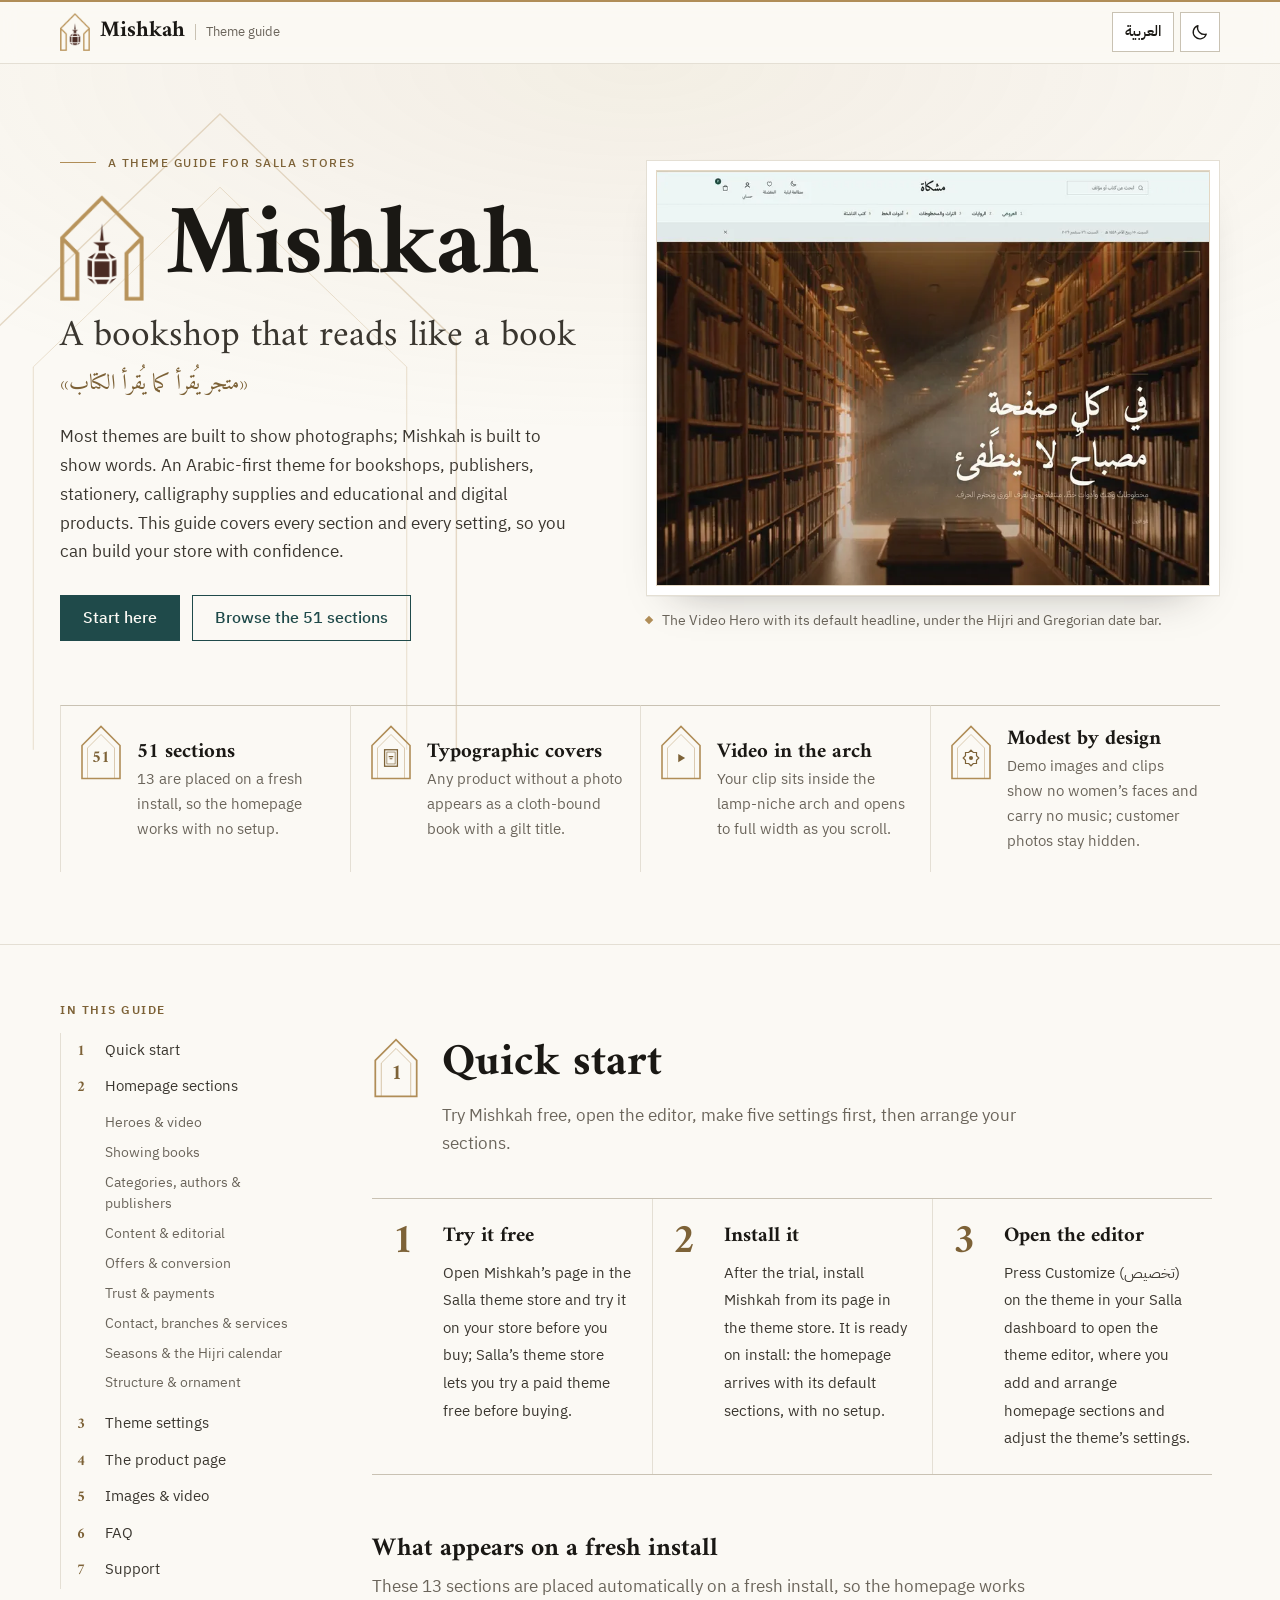
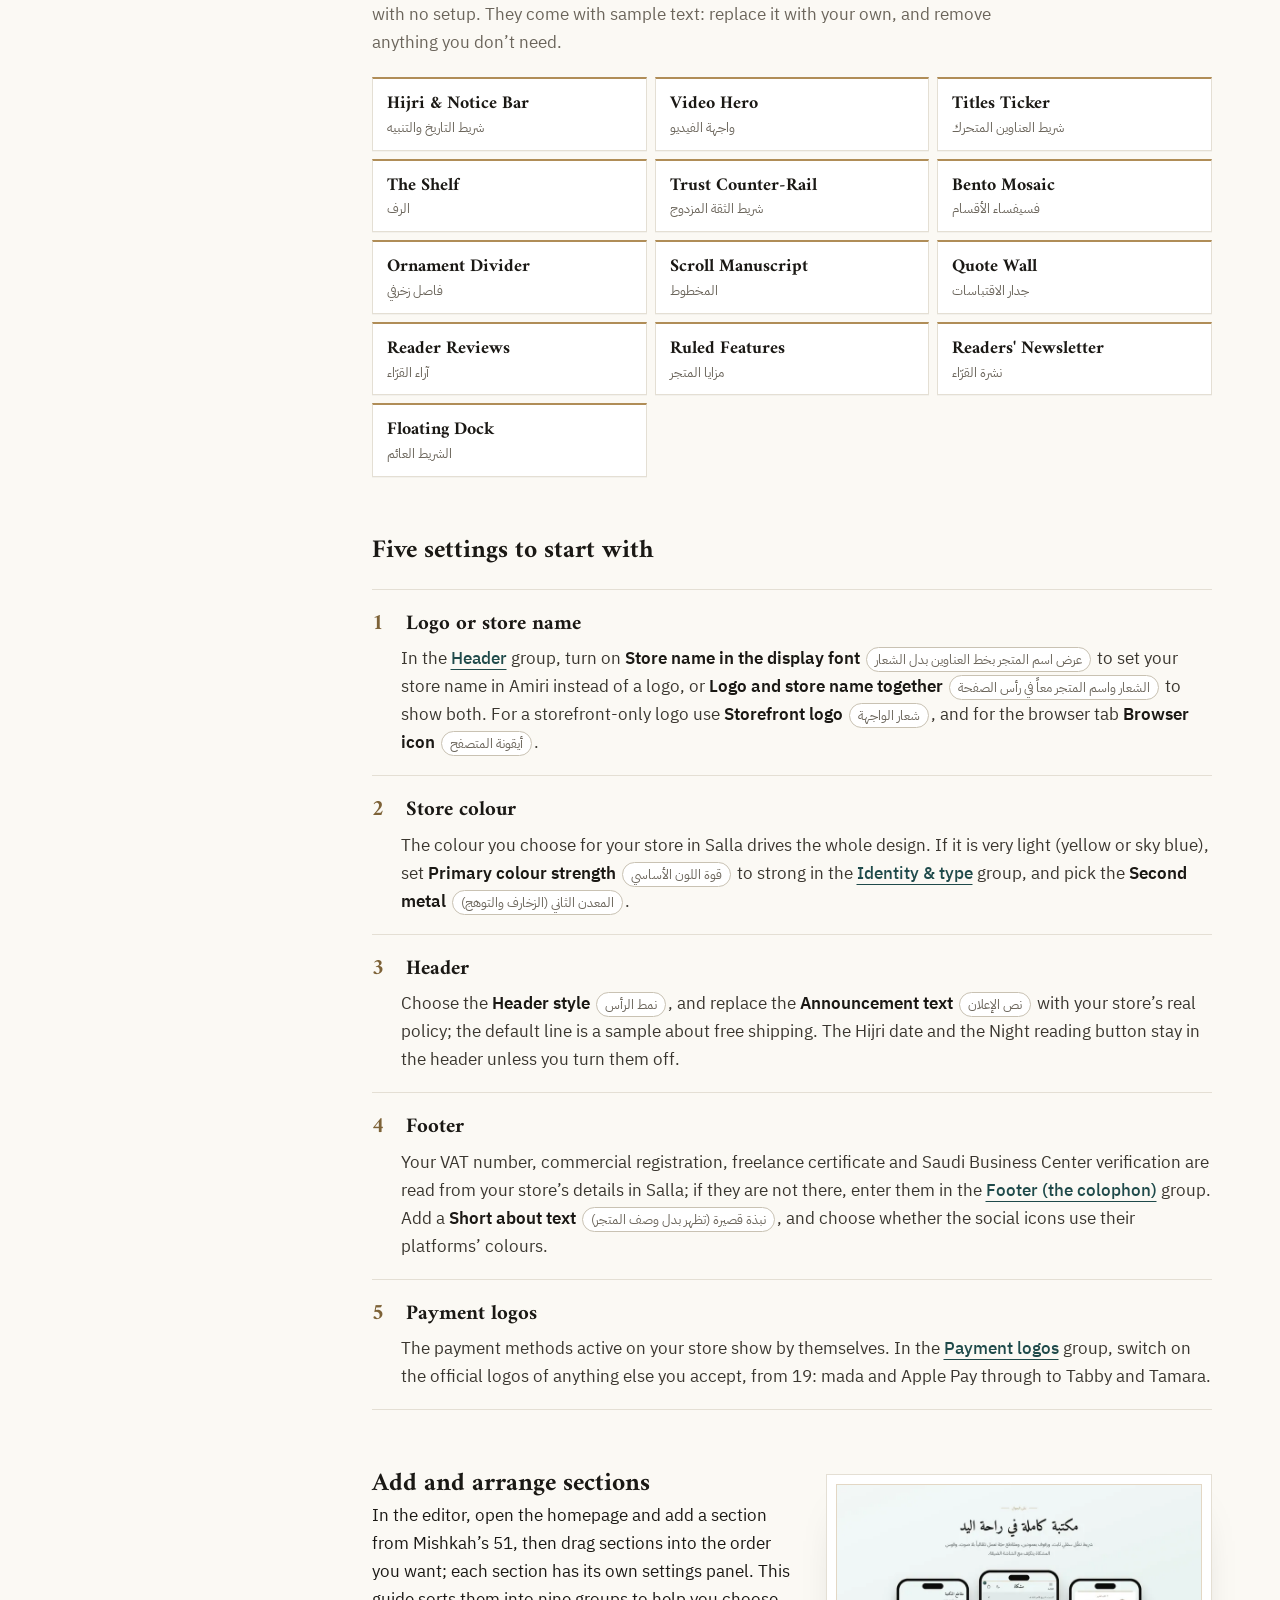
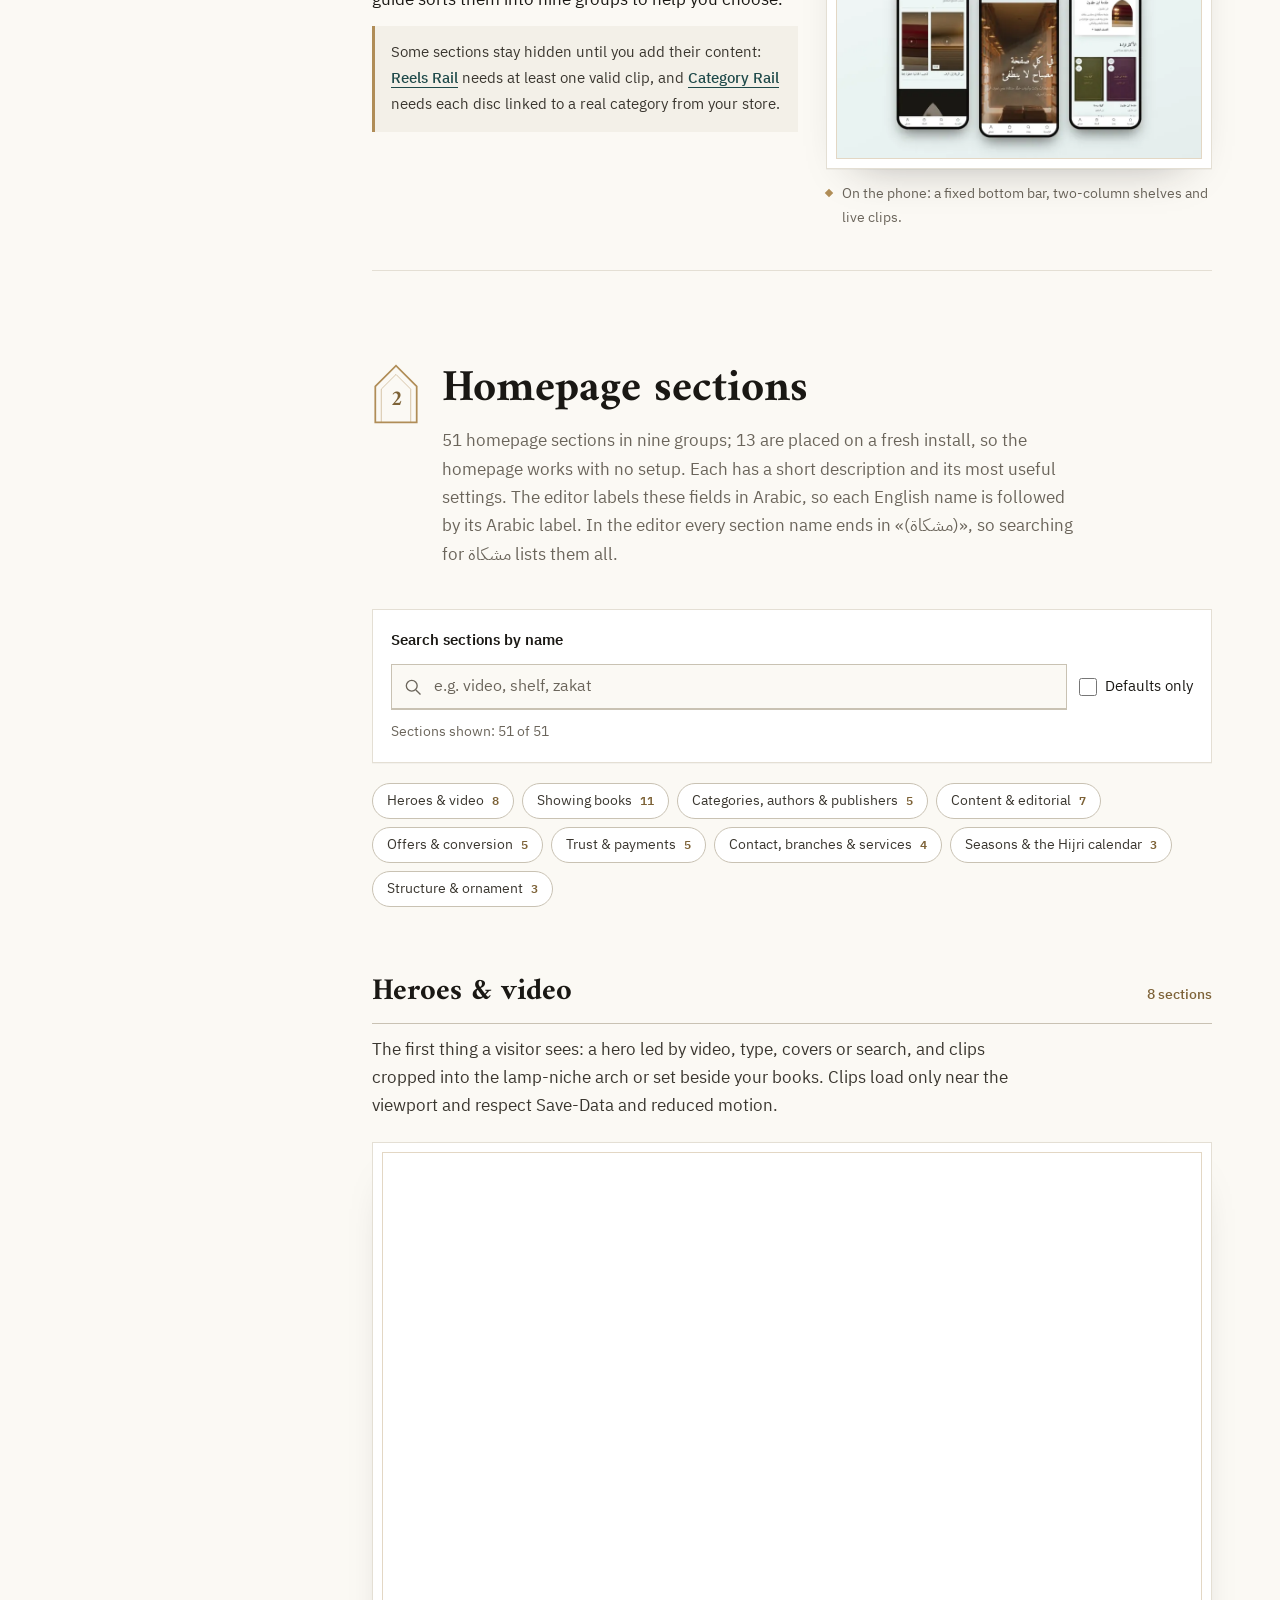
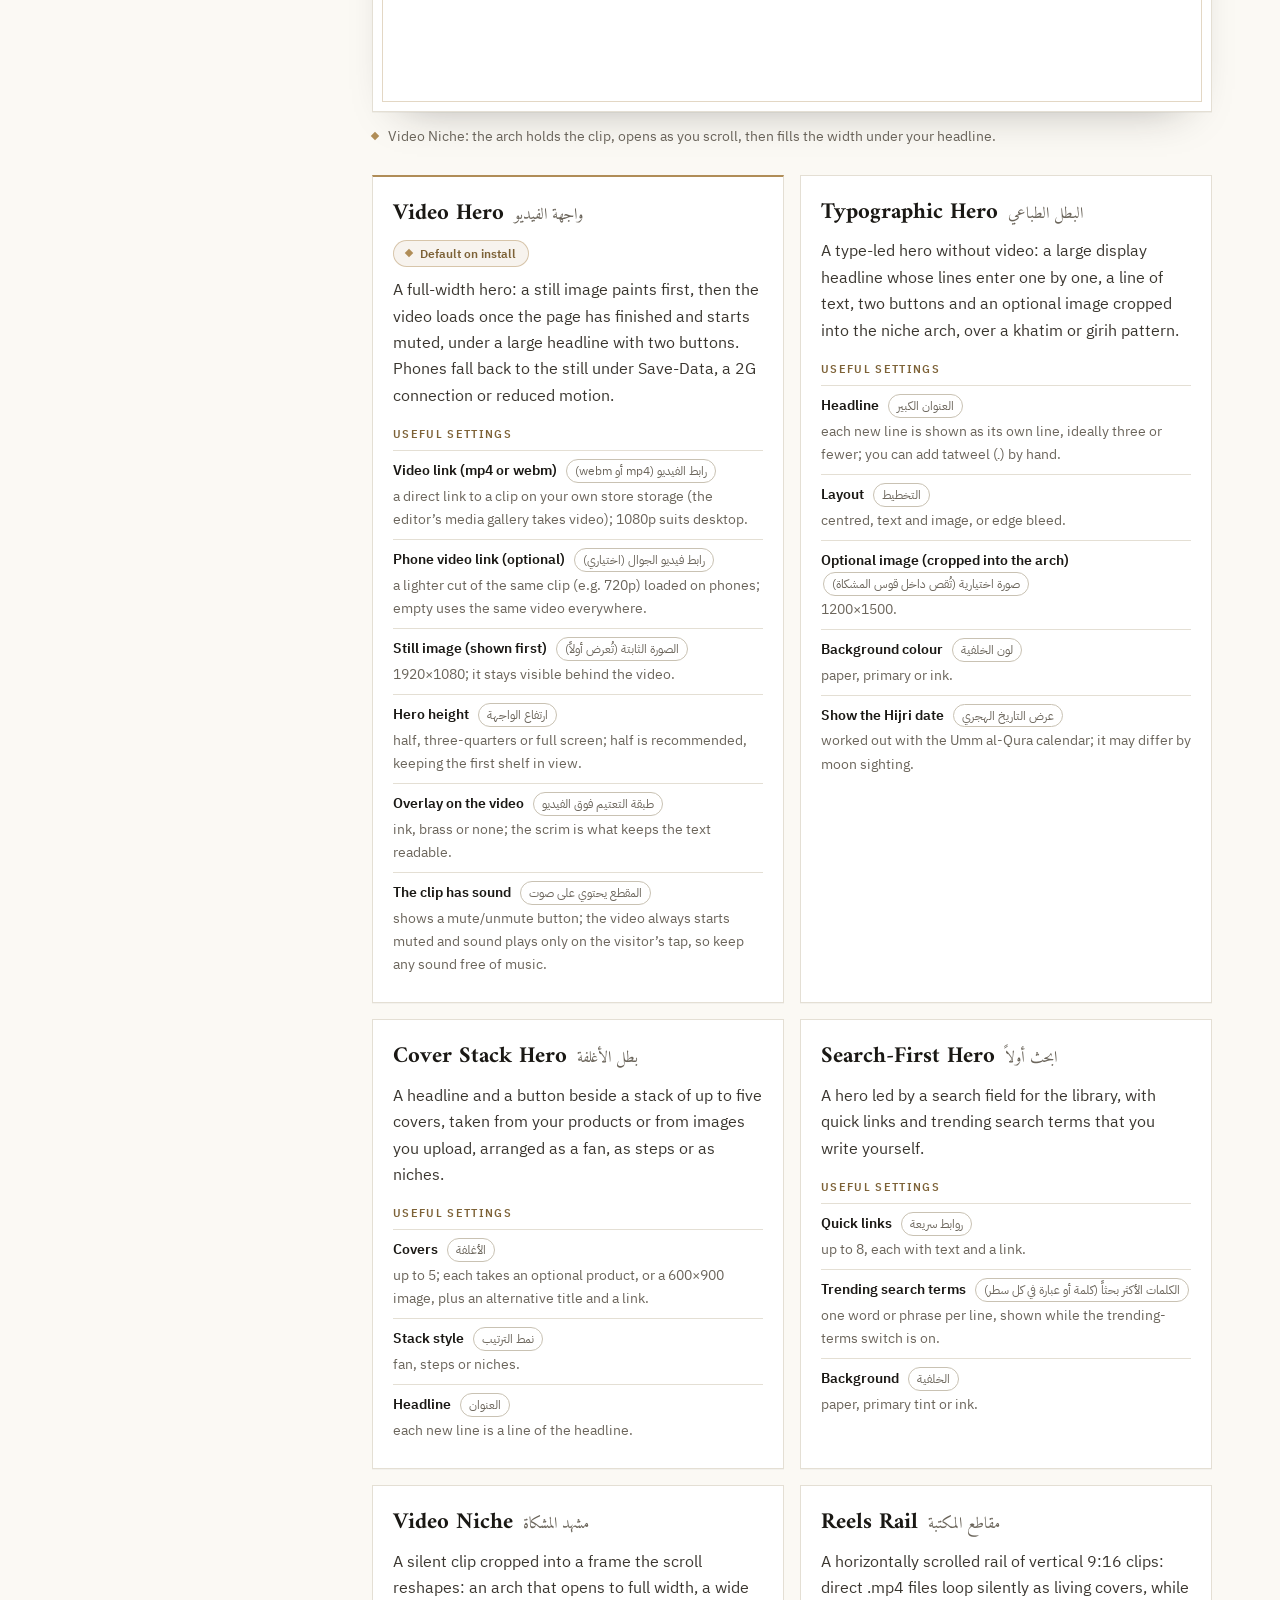
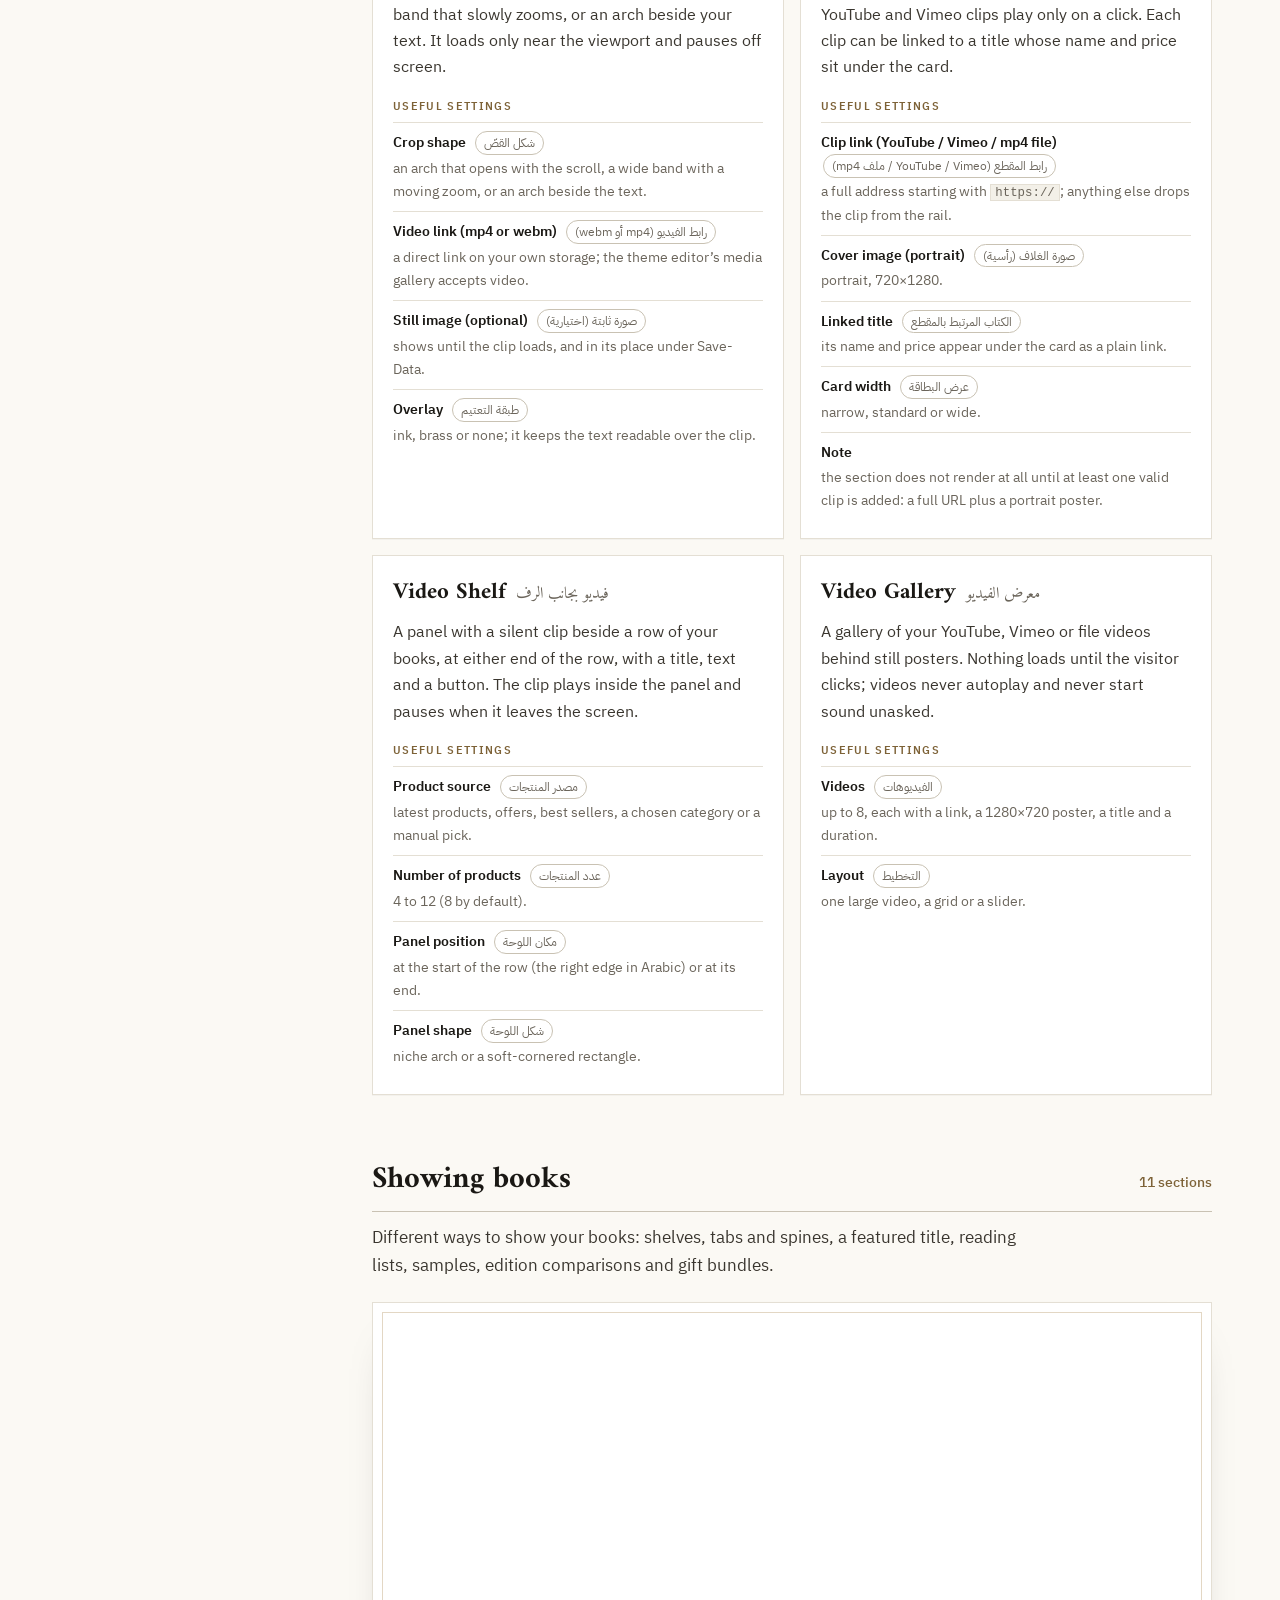
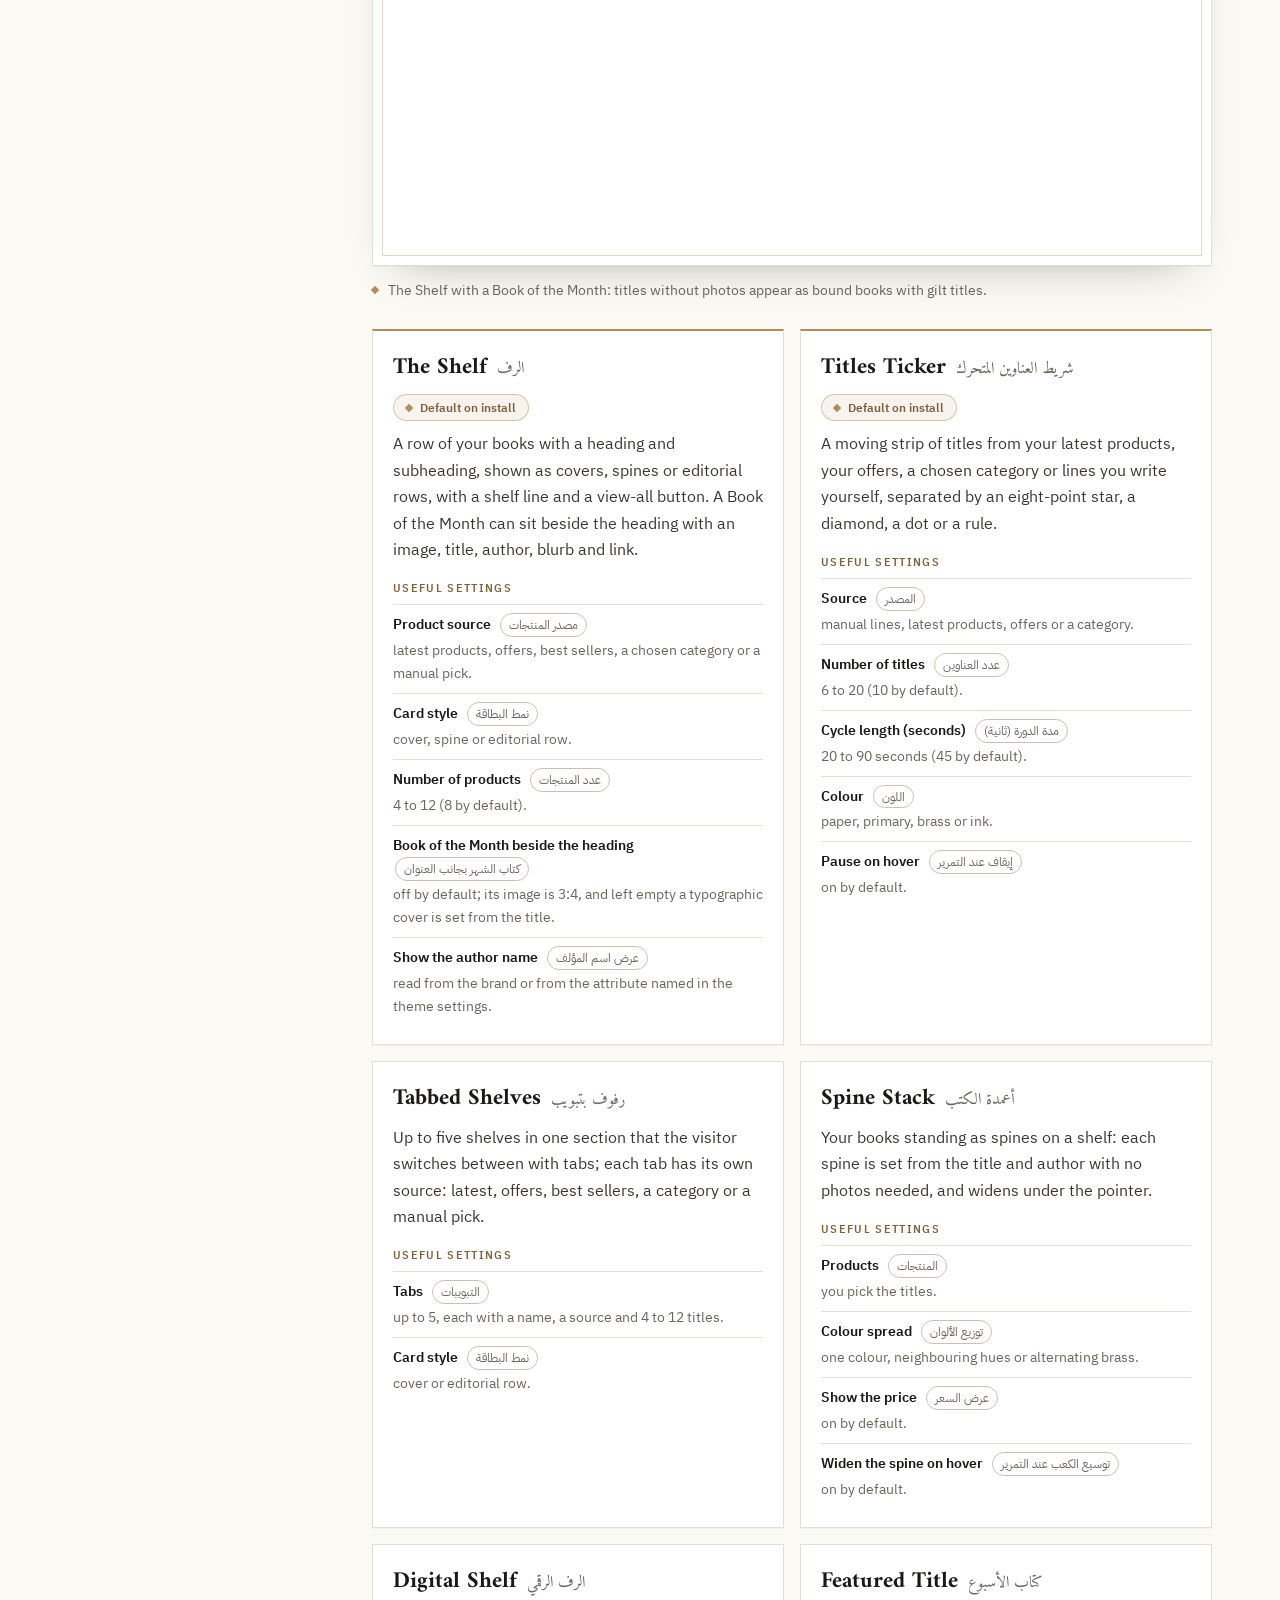
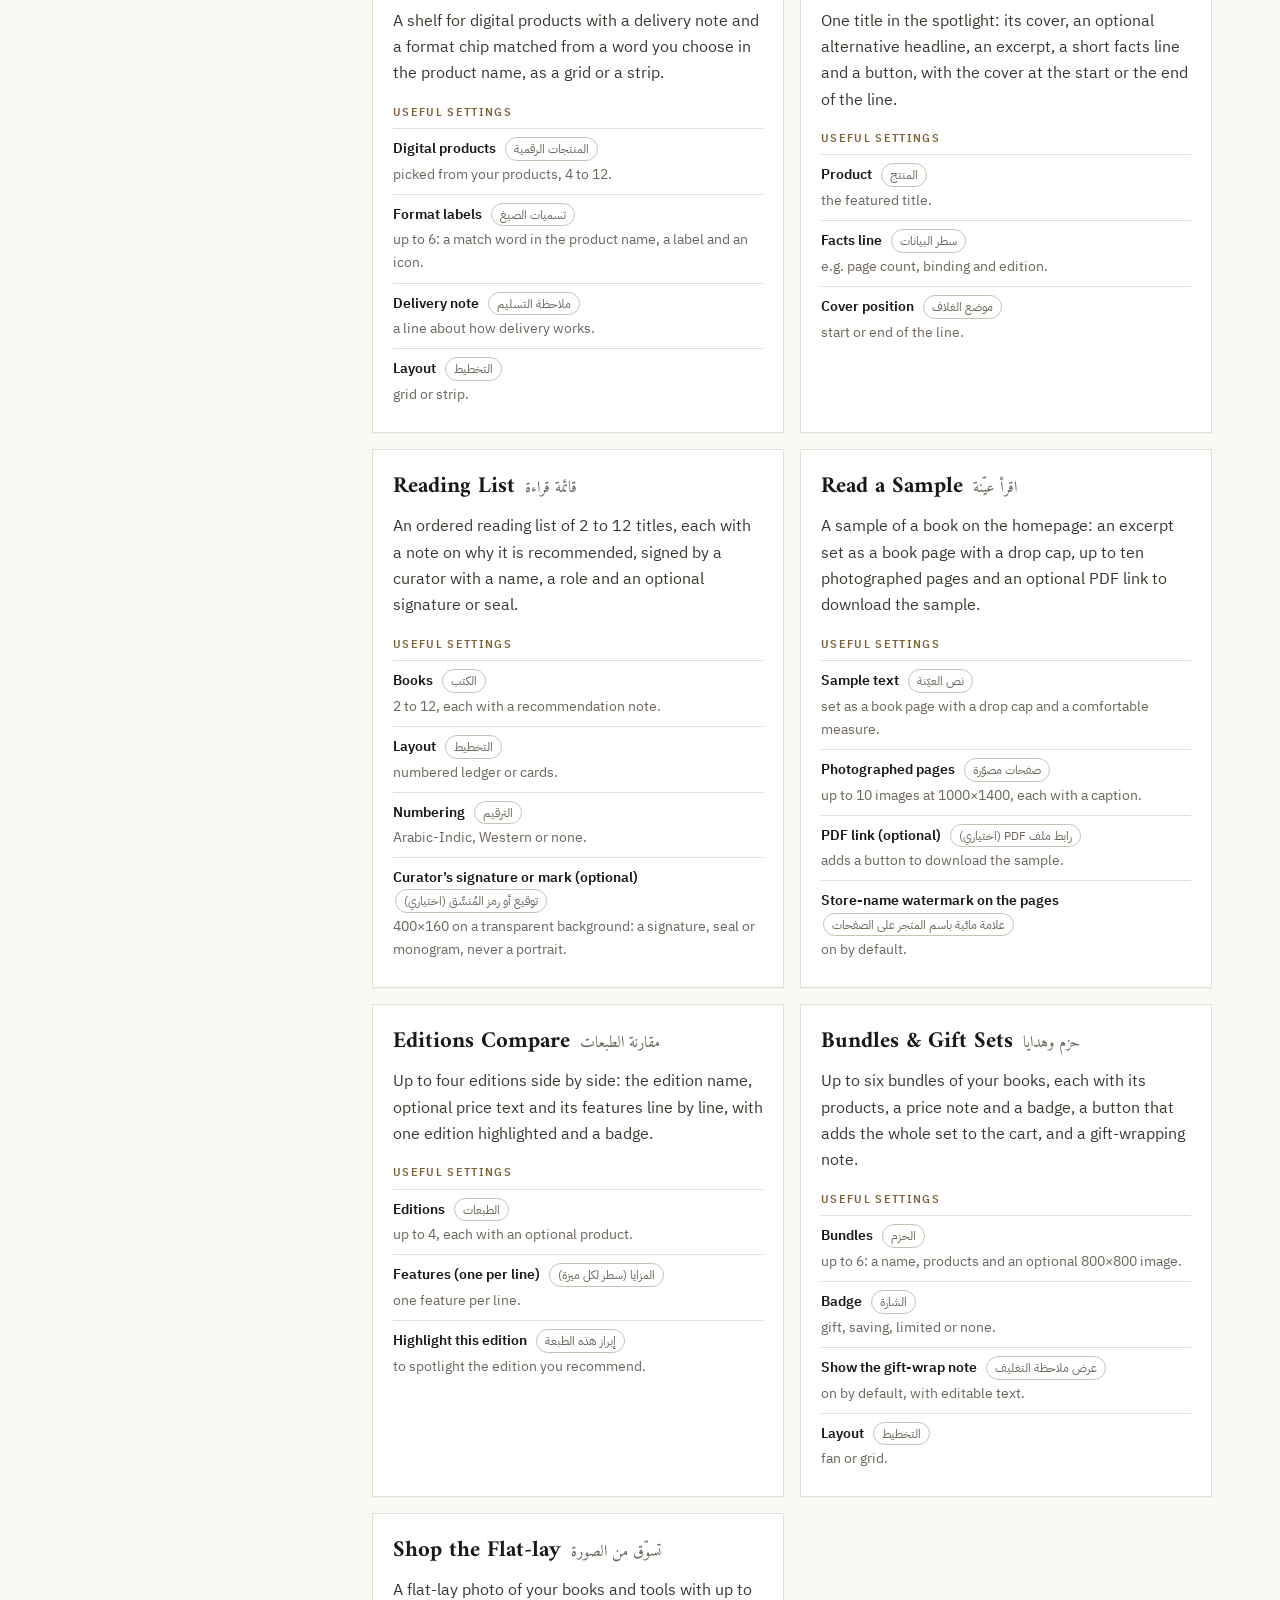
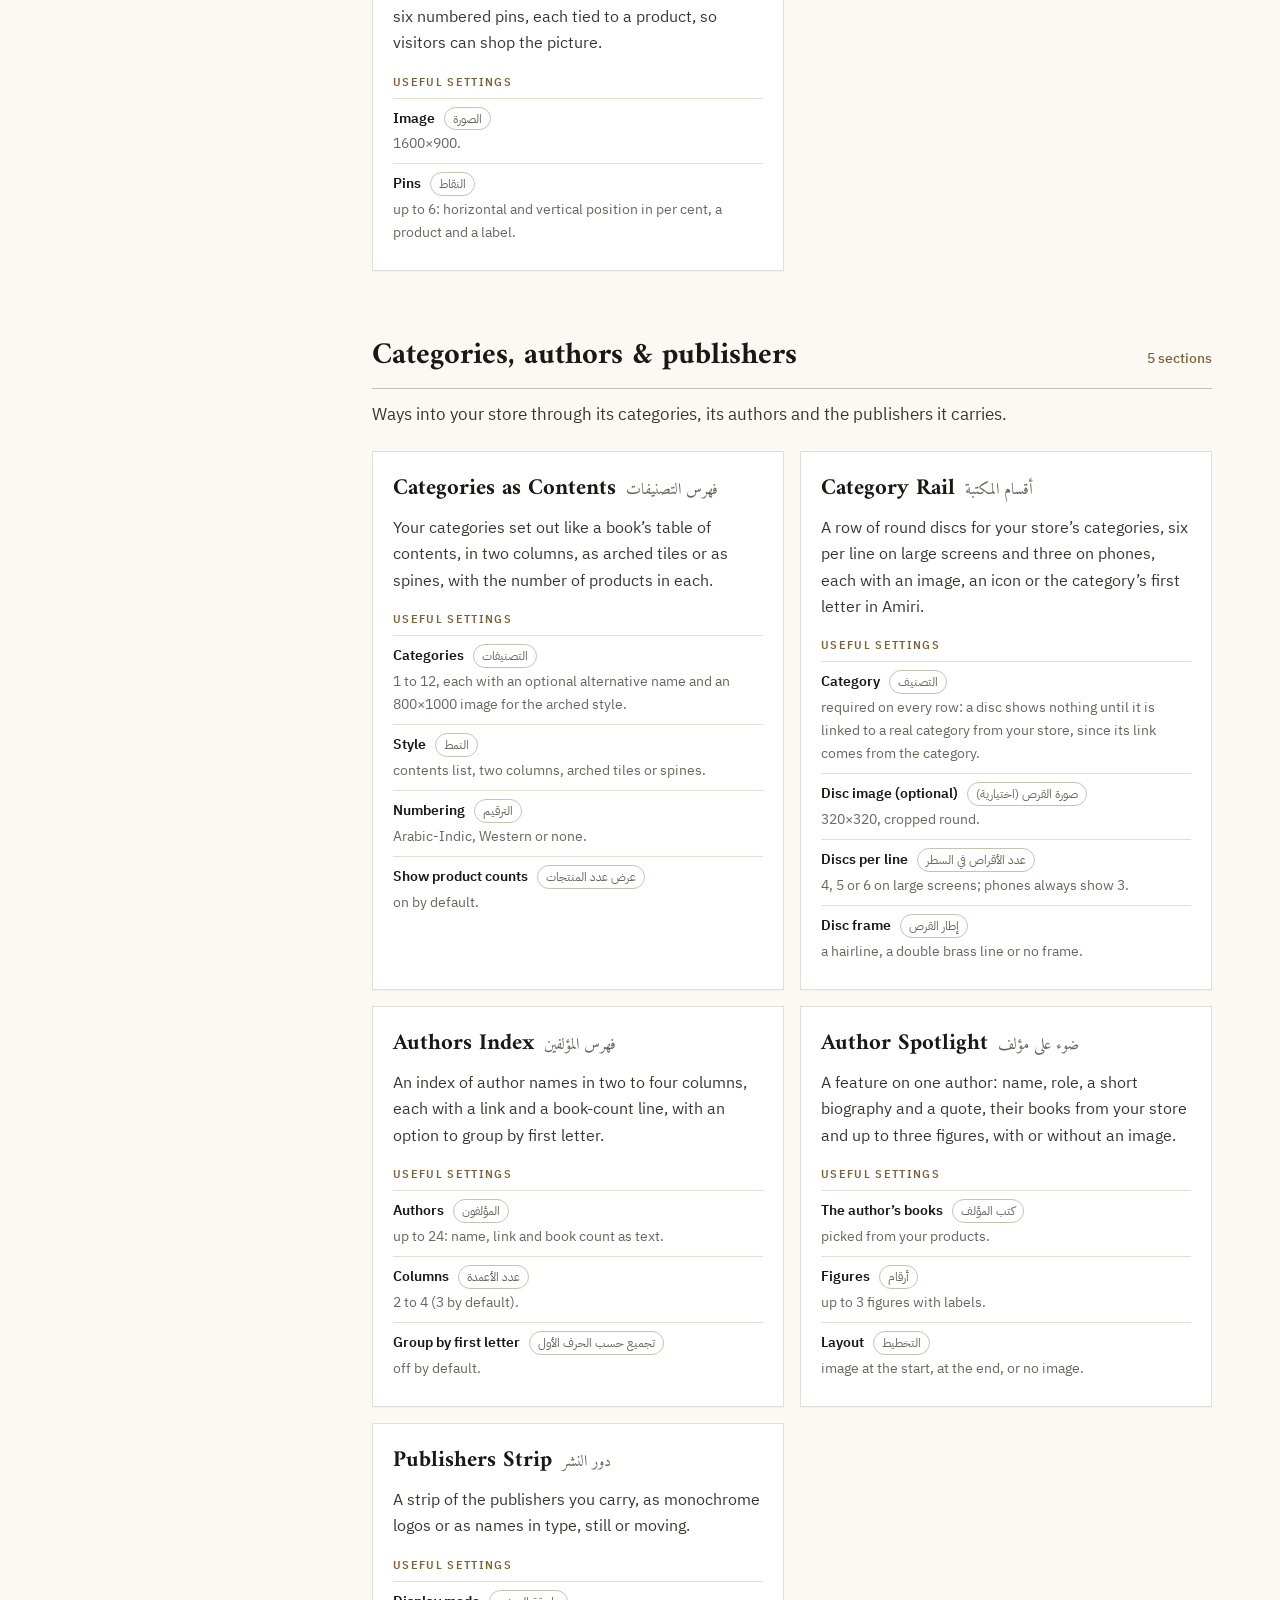
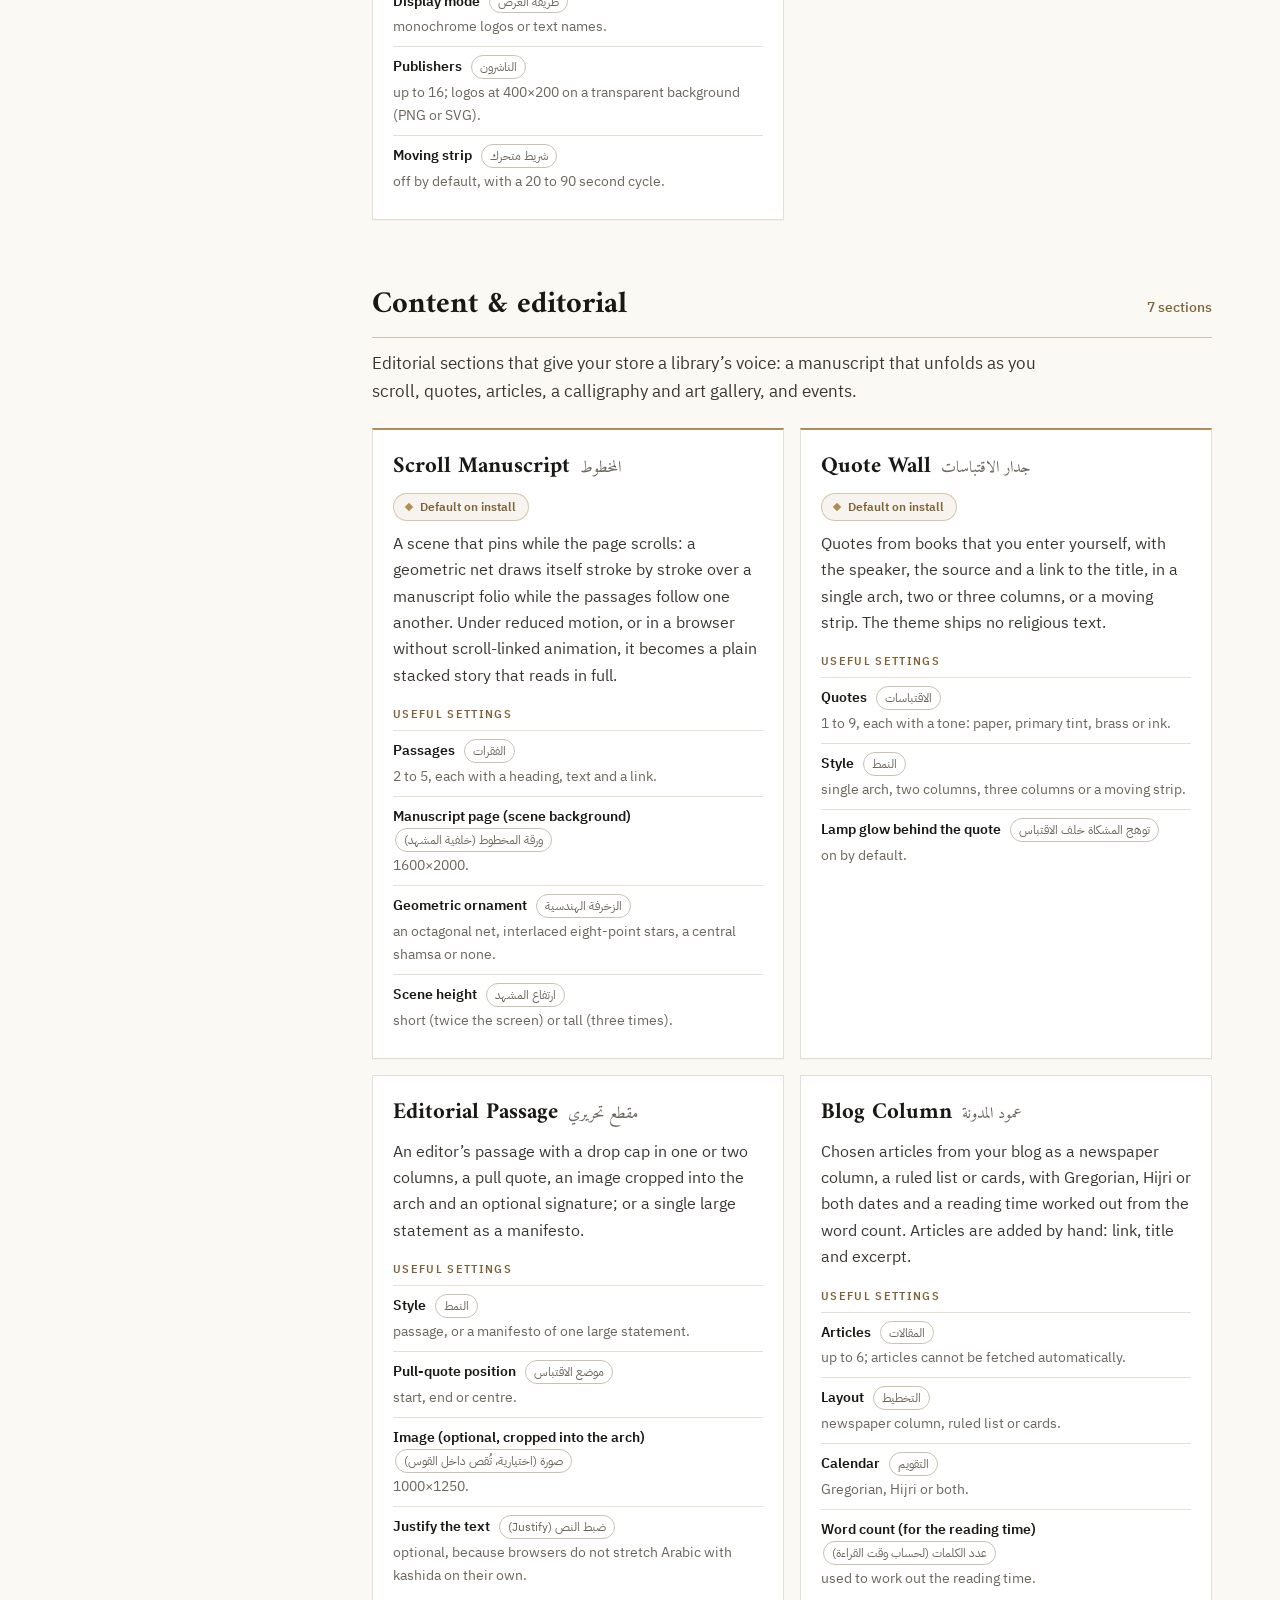
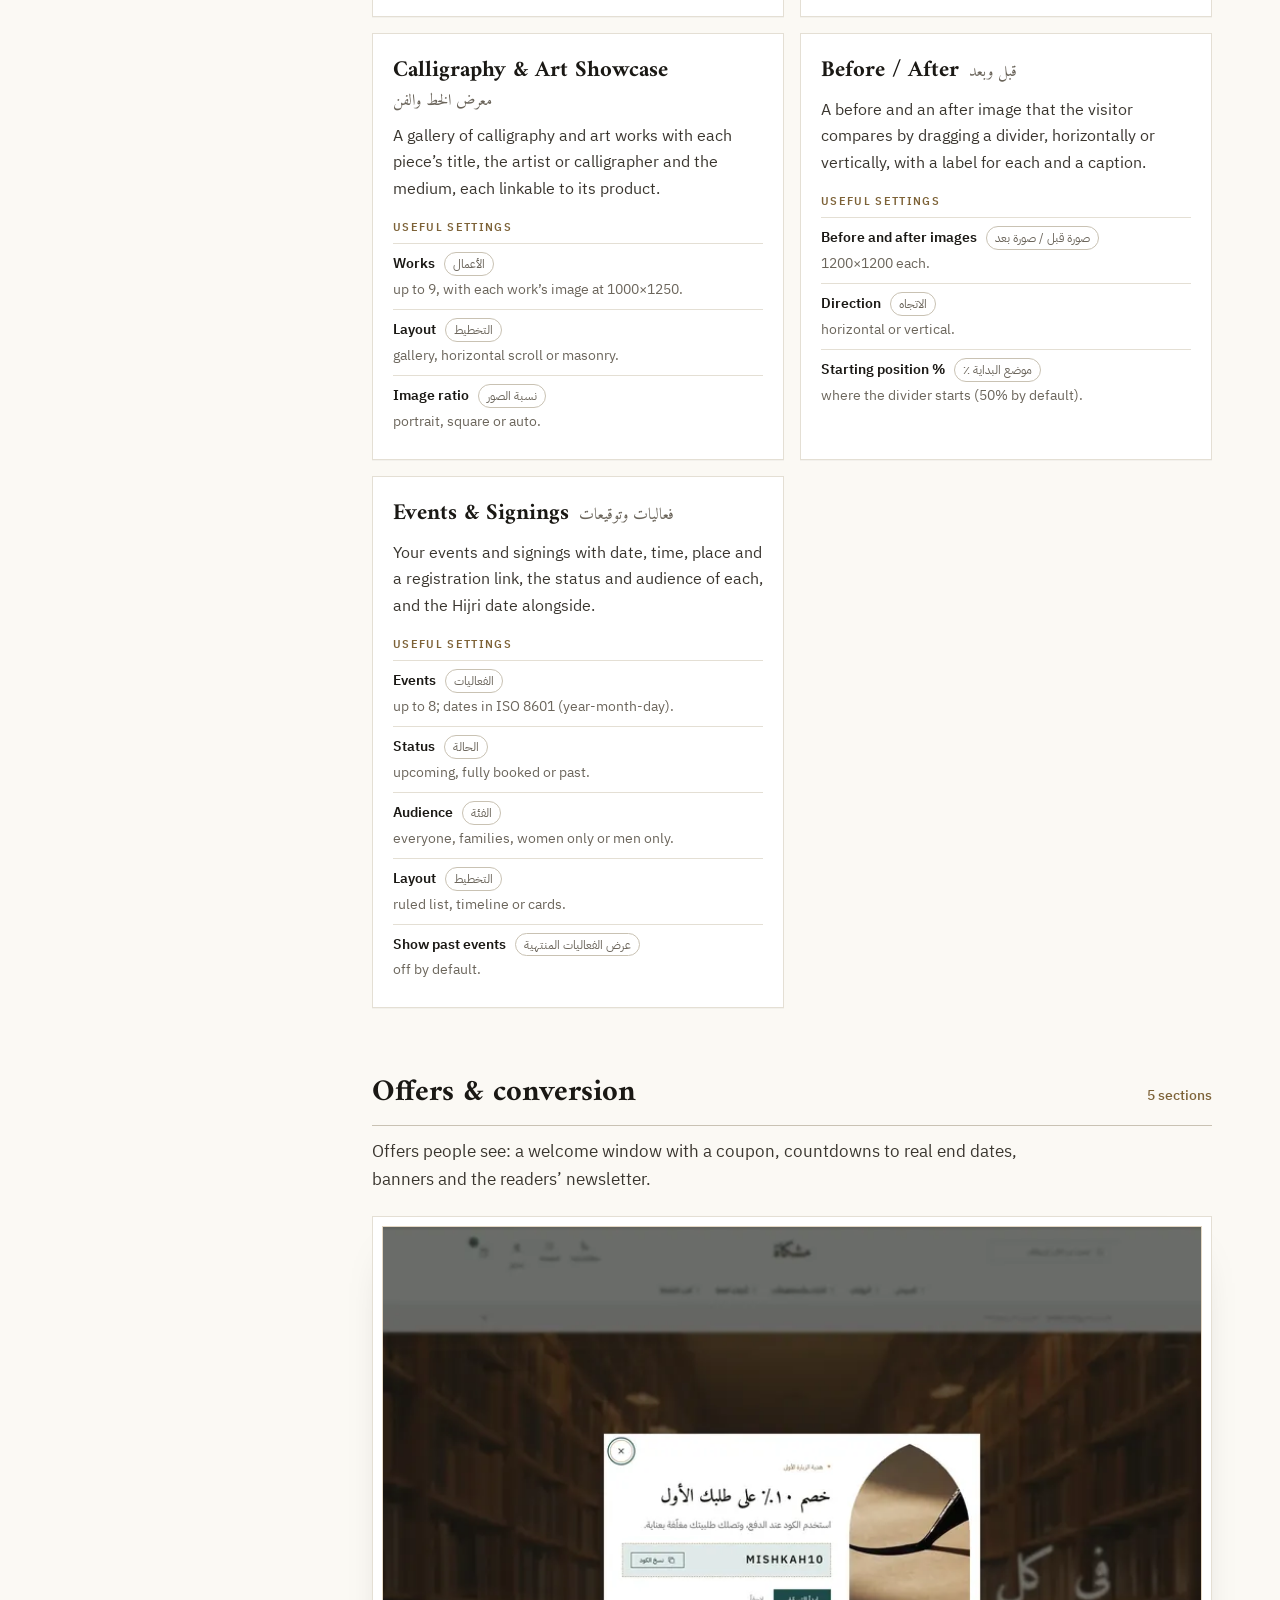
<file: en/index.html>
<!doctype html>
<html lang="en" dir="ltr" class="no-js">
<head>
<meta charset="utf-8">
<meta name="viewport" content="width=device-width, initial-scale=1">
<title>Mishkah — Theme guide for Salla bookshops</title>
<meta name="description" content="The guide to Mishkah, a Salla theme for bookshops, publishers and stationery: 51 homepage sections, theme settings, the book page, image and video guidance, and FAQs.">
<meta name="color-scheme" content="light dark">
<meta name="theme-color" content="#FBF9F4" media="(prefers-color-scheme: light)">
<meta name="theme-color" content="#141210" media="(prefers-color-scheme: dark)">
<link rel="canonical" href="https://payloadsurgeon.github.io/mishkah/en/">
<link rel="alternate" hreflang="ar" href="https://payloadsurgeon.github.io/mishkah/">
<link rel="alternate" hreflang="en" href="https://payloadsurgeon.github.io/mishkah/en/">
<link rel="alternate" hreflang="x-default" href="https://payloadsurgeon.github.io/mishkah/">
<meta property="og:type" content="website">
<meta property="og:site_name" content="Mishkah">
<meta property="og:title" content="Mishkah — Theme guide for Salla bookshops">
<meta property="og:description" content="The guide to Mishkah, a Salla theme for bookshops, publishers and stationery: 51 homepage sections, theme settings, the book page, image and video guidance, and FAQs.">
<meta property="og:url" content="https://payloadsurgeon.github.io/mishkah/en/">
<meta property="og:locale" content="en_US">
<meta property="og:locale:alternate" content="ar_SA">
<meta property="og:image" content="https://payloadsurgeon.github.io/mishkah/assets/img/storefront-hero-1200.jpg">
<meta property="og:image:type" content="image/jpeg">
<meta property="og:image:width" content="1200">
<meta property="og:image:height" content="900">
<meta property="og:image:alt" content="A Mishkah storefront: a header above a video hero of a library aisle under a large Amiri headline">
<meta name="twitter:card" content="summary_large_image">
<meta name="twitter:title" content="Mishkah — Theme guide for Salla bookshops">
<meta name="twitter:description" content="The guide to Mishkah, a Salla theme for bookshops, publishers and stationery: 51 homepage sections, theme settings, the book page, image and video guidance, and FAQs.">
<meta name="twitter:image" content="https://payloadsurgeon.github.io/mishkah/assets/img/storefront-hero-1200.jpg">
<meta name="twitter:image:alt" content="A Mishkah storefront: a header above a video hero of a library aisle under a large Amiri headline">
<link rel="icon" type="image/png" sizes="32x32" href="../assets/img/favicon-32.png">
<link rel="icon" type="image/png" sizes="192x192" href="../assets/img/favicon-192.png">
<link rel="apple-touch-icon" href="../assets/img/apple-touch-icon.png">
<link rel="preconnect" href="https://fonts.googleapis.com">
<link rel="preconnect" href="https://fonts.gstatic.com" crossorigin>
<link rel="stylesheet" href="https://fonts.googleapis.com/css2?family=Amiri:wght@400;700&amp;family=IBM+Plex+Sans+Arabic:wght@300;400;500;600&amp;display=swap">
<link rel="stylesheet" href="../assets/css/site.css">
<script>(function(){var d=document.documentElement;d.className=d.className.replace('no-js','js');try{var t=localStorage.getItem('mishkah-guide-theme');if(t==='dark'||t==='light'){d.setAttribute('data-theme',t);}}catch(e){}})();</script>
<script src="../assets/js/site.js" defer></script>
</head>
<body>
<a class="skip-link" href="#main">Skip to content</a>
<header class="topbar">
  <div class="topbar__inner">
    <a class="brand" href="#top">
      <span class="brand__mark" aria-hidden="true"><img class="only-light" src="../assets/img/mark-day-96.png" width="30" height="38" alt=""><img class="only-dark" src="../assets/img/mark-night-96.png" width="30" height="38" alt=""></span>
      <span class="brand__text"><span class="brand__name">Mishkah</span><span class="brand__sub">Theme guide</span></span>
    </a>
    <div class="topbar__actions">
      <button class="icon-btn toc-toggle" type="button" aria-controls="toc" aria-expanded="false"><svg class="i" viewBox="0 0 24 24" aria-hidden="true" focusable="false"><path d="M4 7h16M4 12h16M4 17h10" stroke="currentColor" stroke-width="1.6" fill="none"/></svg><span class="toc-toggle__label">Contents</span></button>
      <a class="lang-switch" href="../" hreflang="ar" lang="ar"><span class="lang-switch__full">العربية</span><span class="lang-switch__short" aria-hidden="true">ع</span></a>
      <button class="icon-btn theme-toggle" type="button" aria-pressed="false" aria-label="Night mode"><svg class="i i-moon" viewBox="0 0 24 24" aria-hidden="true" focusable="false"><path d="M19.5 14.5A8 8 0 0 1 9.5 4.5a8 8 0 1 0 10 10z" fill="none" stroke="currentColor" stroke-width="1.6" stroke-linejoin="round"/></svg><svg class="i i-sun" viewBox="0 0 24 24" aria-hidden="true" focusable="false"><circle cx="12" cy="12" r="4.2" fill="none" stroke="currentColor" stroke-width="1.6"/><path d="M12 2.5v2.5M12 19v2.5M2.5 12H5M19 12h2.5M5.3 5.3l1.8 1.8M16.9 16.9l1.8 1.8M5.3 18.7l1.8-1.8M16.9 7.1l1.8-1.8" stroke="currentColor" stroke-width="1.6"/></svg></button>
    </div>
  </div>
</header>
<main id="main" tabindex="-1">
<section class="hero" id="top" aria-labelledby="hero-title">
  <svg class="hero__arch" viewBox="0 0 440 560" aria-hidden="true" focusable="false"><path d="M20 560V214L220 22l200 192v346" fill="none" stroke="currentColor" stroke-width="1.2"/><path d="M62 560V236L220 84l158 152v324" fill="none" stroke="currentColor" stroke-width=".7"/></svg>
  <div class="hero__inner">
    <div class="hero__text">
      <p class="kicker"><span>A theme guide for Salla stores</span></p>
      <h1 id="hero-title" class="hero__title"><span class="hero__mark" aria-hidden="true"><img class="only-light" src="../assets/img/mark-day-240.png" width="95" height="120" alt=""><img class="only-dark" src="../assets/img/mark-night-240.png" width="95" height="120" alt=""></span><span class="hero__name">Mishkah</span></h1>
      <p class="hero__promise">A bookshop that reads like a book</p>
      <span class="hero__promise-alt" lang="ar" dir="rtl">«متجر يُقرأ كما يُقرأ الكتاب»</span>
      <p class="hero__lede">Most themes are built to show photographs; Mishkah is built to show words. An Arabic-first theme for bookshops, publishers, stationery, calligraphy supplies and educational and digital products. This guide covers every section and every setting, so you can build your store with confidence.</p>
      <p class="hero__actions"><a class="btn btn--primary" href="#quick-start">Start here</a><a class="btn btn--ghost" href="#sections">Browse the 51 sections</a></p>
    </div>
    <figure class="hero__figure">
      <div class="figure__frame"><picture><source type="image/webp" srcset="../assets/img/storefront-hero-800.webp 800w, ../assets/img/storefront-hero-1400.webp 1400w" sizes="(min-width: 1000px) 620px, calc(100vw - 32px)"><img class="figure__img" src="../assets/img/storefront-hero-1200.jpg" width="1200" height="900" alt="A Mishkah storefront on desktop: a header with the store name and a numbered menu, above a video hero of a library aisle under a large Arabic headline" fetchpriority="high" decoding="async"></picture></div>
      <figcaption>The Video Hero with its default headline, under the Hijri and Gregorian date bar.</figcaption>
    </figure>
  </div>
  <ul class="facts"><li class="fact"><span class="emblem" aria-hidden="true"><svg class="arch" viewBox="0 0 44 56" aria-hidden="true" focusable="false"><path d="M3 54.5V21.5L22 2.5l19 19v33z" fill="none" stroke="currentColor" stroke-width="1.6" stroke-linejoin="miter"/><path d="M8.5 54.5V24L22 10.5 35.5 24v30.5" fill="none" stroke="currentColor" stroke-width=".8" opacity=".55"/></svg><span class="emblem__num">51</span></span><span class="fact__title">51 sections</span><span class="fact__text">13 are placed on a fresh install, so the homepage works with no setup.</span></li><li class="fact"><span class="emblem" aria-hidden="true"><svg class="arch" viewBox="0 0 44 56" aria-hidden="true" focusable="false"><path d="M3 54.5V21.5L22 2.5l19 19v33z" fill="none" stroke="currentColor" stroke-width="1.6" stroke-linejoin="miter"/><path d="M8.5 54.5V24L22 10.5 35.5 24v30.5" fill="none" stroke="currentColor" stroke-width=".8" opacity=".55"/></svg><svg class="glyph" viewBox="0 0 24 24" aria-hidden="true" focusable="false"><rect x="5" y="3" width="14" height="18" fill="none" stroke="currentColor" stroke-width="1.4"/><rect x="7.5" y="5.5" width="9" height="13" fill="none" stroke="currentColor" stroke-width=".7"/><path d="M9.5 10.5h5M10.5 12.8h3" stroke="currentColor" stroke-width="1.1"/></svg></span><span class="fact__title">Typographic covers</span><span class="fact__text">Any product without a photo appears as a cloth-bound book with a gilt title.</span></li><li class="fact"><span class="emblem" aria-hidden="true"><svg class="arch" viewBox="0 0 44 56" aria-hidden="true" focusable="false"><path d="M3 54.5V21.5L22 2.5l19 19v33z" fill="none" stroke="currentColor" stroke-width="1.6" stroke-linejoin="miter"/><path d="M8.5 54.5V24L22 10.5 35.5 24v30.5" fill="none" stroke="currentColor" stroke-width=".8" opacity=".55"/></svg><svg class="glyph" viewBox="0 0 24 24" aria-hidden="true" focusable="false"><path d="M9 7.5v9l7.5-4.5z" fill="currentColor"/></svg></span><span class="fact__title">Video in the arch</span><span class="fact__text">Your clip sits inside the lamp-niche arch and opens to full width as you scroll.</span></li><li class="fact"><span class="emblem" aria-hidden="true"><svg class="arch" viewBox="0 0 44 56" aria-hidden="true" focusable="false"><path d="M3 54.5V21.5L22 2.5l19 19v33z" fill="none" stroke="currentColor" stroke-width="1.6" stroke-linejoin="miter"/><path d="M8.5 54.5V24L22 10.5 35.5 24v30.5" fill="none" stroke="currentColor" stroke-width=".8" opacity=".55"/></svg><svg class="glyph" viewBox="0 0 24 24" aria-hidden="true" focusable="false"><polygon points="12.00,3.50 14.49,5.99 18.01,5.99 18.01,9.51 20.50,12.00 18.01,14.49 18.01,18.01 14.49,18.01 12.00,20.50 9.51,18.01 5.99,18.01 5.99,14.49 3.50,12.00 5.99,9.51 5.99,5.99 9.51,5.99" fill="none" stroke="currentColor" stroke-width="1.3"/><circle cx="12" cy="12" r="2.2" fill="currentColor"/></svg></span><span class="fact__title">Modest by design</span><span class="fact__text">Demo images and clips show no women’s faces and carry no music; customer photos stay hidden.</span></li></ul>
</section>
<div class="layout">
<nav id="toc" class="toc" aria-label="Guide contents"><div class="toc__head"><p class="toc__title">In this guide</p><button class="icon-btn toc__close" type="button" aria-label="Close contents"><svg class="i" viewBox="0 0 24 24" aria-hidden="true" focusable="false"><path d="M6 6l12 12M18 6 6 18" stroke="currentColor" stroke-width="1.6"/></svg></button></div><ol class="toc__list"><li><a href="#quick-start"><span class="toc__num" aria-hidden="true">1</span>Quick start</a></li><li><a href="#sections"><span class="toc__num" aria-hidden="true">2</span>Homepage sections</a><ol class="toc__sub"><li><a href="#g-heroes">Heroes &amp; video</a></li><li><a href="#g-books">Showing books</a></li><li><a href="#g-browse">Categories, authors &amp; publishers</a></li><li><a href="#g-editorial">Content &amp; editorial</a></li><li><a href="#g-offers">Offers &amp; conversion</a></li><li><a href="#g-trust">Trust &amp; payments</a></li><li><a href="#g-contact">Contact, branches &amp; services</a></li><li><a href="#g-seasons">Seasons &amp; the Hijri calendar</a></li><li><a href="#g-structure">Structure &amp; ornament</a></li></ol></li><li><a href="#settings"><span class="toc__num" aria-hidden="true">3</span>Theme settings</a></li><li><a href="#product"><span class="toc__num" aria-hidden="true">4</span>The product page</a></li><li><a href="#media"><span class="toc__num" aria-hidden="true">5</span>Images &amp; video</a></li><li><a href="#faq"><span class="toc__num" aria-hidden="true">6</span>FAQ</a></li><li><a href="#support"><span class="toc__num" aria-hidden="true">7</span>Support</a></li></ol></nav>
<div class="content">
<section class="chapter chapter--quick-start" id="quick-start" aria-labelledby="quick-start-title"><header class="chapter__head"><span class="chapter__num" aria-hidden="true"><svg class="arch" viewBox="0 0 44 56" aria-hidden="true" focusable="false"><path d="M3 54.5V21.5L22 2.5l19 19v33z" fill="none" stroke="currentColor" stroke-width="1.6" stroke-linejoin="miter"/><path d="M8.5 54.5V24L22 10.5 35.5 24v30.5" fill="none" stroke="currentColor" stroke-width=".8" opacity=".55"/></svg><span>1</span></span><div class="chapter__titles"><h2 id="quick-start-title">Quick start</h2><p class="chapter__lede">Try Mishkah free, open the editor, make five settings first, then arrange your sections.</p></div></header><ol class="steps"><li class="step"><span class="step__num" aria-hidden="true">1</span><div class="step__body"><h3>Try it free</h3><p>Open Mishkah’s page in the Salla theme store and try it on your store before you buy; Salla’s theme store lets you try a paid theme free before buying.</p></div></li><li class="step"><span class="step__num" aria-hidden="true">2</span><div class="step__body"><h3>Install it</h3><p>After the trial, install Mishkah from its page in the theme store. It is ready on install: the homepage arrives with its default sections, with no setup.</p></div></li><li class="step"><span class="step__num" aria-hidden="true">3</span><div class="step__body"><h3>Open the editor</h3><p>Press Customize (تخصيص) on the theme in your Salla dashboard to open the theme editor, where you add and arrange homepage sections and adjust the theme’s settings.</p></div></li></ol>
<div class="block">
  <h3>What appears on a fresh install</h3>
  <p class="block__lede">These 13 sections are placed automatically on a fresh install, so the homepage works with no setup. They come with sample text: replace it with your own, and remove anything you don’t need.</p>
  <ul class="default-list"><li><a href="#s-hijri-notice-bar"><span class="dl__name">Hijri &amp; Notice Bar</span><span class="dl__alt" lang="ar" dir="rtl">شريط التاريخ والتنبيه</span></a></li><li><a href="#s-video-hero"><span class="dl__name">Video Hero</span><span class="dl__alt" lang="ar" dir="rtl">واجهة الفيديو</span></a></li><li><a href="#s-titles-ticker"><span class="dl__name">Titles Ticker</span><span class="dl__alt" lang="ar" dir="rtl">شريط العناوين المتحرك</span></a></li><li><a href="#s-shelf"><span class="dl__name">The Shelf</span><span class="dl__alt" lang="ar" dir="rtl">الرف</span></a></li><li><a href="#s-trust-counter-rail"><span class="dl__name">Trust Counter-Rail</span><span class="dl__alt" lang="ar" dir="rtl">شريط الثقة المزدوج</span></a></li><li><a href="#s-bento-mosaic"><span class="dl__name">Bento Mosaic</span><span class="dl__alt" lang="ar" dir="rtl">فسيفساء الأقسام</span></a></li><li><a href="#s-ornament-divider"><span class="dl__name">Ornament Divider</span><span class="dl__alt" lang="ar" dir="rtl">فاصل زخرفي</span></a></li><li><a href="#s-scroll-manuscript"><span class="dl__name">Scroll Manuscript</span><span class="dl__alt" lang="ar" dir="rtl">المخطوط</span></a></li><li><a href="#s-quote-wall"><span class="dl__name">Quote Wall</span><span class="dl__alt" lang="ar" dir="rtl">جدار الاقتباسات</span></a></li><li><a href="#s-reader-reviews"><span class="dl__name">Reader Reviews</span><span class="dl__alt" lang="ar" dir="rtl">آراء القرّاء</span></a></li><li><a href="#s-features-ruled"><span class="dl__name">Ruled Features</span><span class="dl__alt" lang="ar" dir="rtl">مزايا المتجر</span></a></li><li><a href="#s-newsletter"><span class="dl__name">Readers&#x27; Newsletter</span><span class="dl__alt" lang="ar" dir="rtl">نشرة القرّاء</span></a></li><li><a href="#s-floating-dock"><span class="dl__name">Floating Dock</span><span class="dl__alt" lang="ar" dir="rtl">الشريط العائم</span></a></li></ul>
</div>
<div class="block">
  <h3>Five settings to start with</h3>
  <ol class="firsts"><li class="first"><h4><span class="first__num" aria-hidden="true">1</span>Logo or store name</h4><p>In the <a class="xref" href="#set-header">Header</a> group, turn on <span class="lbl">Store name in the display font</span> <span class="ar-hint" lang="ar" dir="rtl">عرض اسم المتجر بخط العناوين بدل الشعار</span> to set your store name in Amiri instead of a logo, or <span class="lbl">Logo and store name together</span> <span class="ar-hint" lang="ar" dir="rtl">الشعار واسم المتجر معاً في رأس الصفحة</span> to show both. For a storefront-only logo use <span class="lbl">Storefront logo</span> <span class="ar-hint" lang="ar" dir="rtl">شعار الواجهة</span>, and for the browser tab <span class="lbl">Browser icon</span> <span class="ar-hint" lang="ar" dir="rtl">أيقونة المتصفح</span>.</p></li><li class="first"><h4><span class="first__num" aria-hidden="true">2</span>Store colour</h4><p>The colour you choose for your store in Salla drives the whole design. If it is very light (yellow or sky blue), set <span class="lbl">Primary colour strength</span> <span class="ar-hint" lang="ar" dir="rtl">قوة اللون الأساسي</span> to strong in the <a class="xref" href="#set-identity">Identity &amp; type</a> group, and pick the <span class="lbl">Second metal</span> <span class="ar-hint" lang="ar" dir="rtl">المعدن الثاني (الزخارف والتوهج)</span>.</p></li><li class="first"><h4><span class="first__num" aria-hidden="true">3</span>Header</h4><p>Choose the <span class="lbl">Header style</span> <span class="ar-hint" lang="ar" dir="rtl">نمط الرأس</span>, and replace the <span class="lbl">Announcement text</span> <span class="ar-hint" lang="ar" dir="rtl">نص الإعلان</span> with your store’s real policy; the default line is a sample about free shipping. The Hijri date and the Night reading button stay in the header unless you turn them off.</p></li><li class="first"><h4><span class="first__num" aria-hidden="true">4</span>Footer</h4><p>Your VAT number, commercial registration, freelance certificate and Saudi Business Center verification are read from your store’s details in Salla; if they are not there, enter them in the <a class="xref" href="#set-footer">Footer (the colophon)</a> group. Add a <span class="lbl">Short about text</span> <span class="ar-hint" lang="ar" dir="rtl">نبذة قصيرة (تظهر بدل وصف المتجر)</span>, and choose whether the social icons use their platforms’ colours.</p></li><li class="first"><h4><span class="first__num" aria-hidden="true">5</span>Payment logos</h4><p>The payment methods active on your store show by themselves. In the <a class="xref" href="#set-payment-logos">Payment logos</a> group, switch on the official logos of anything else you accept, from 19: mada and Apple Pay through to Tabby and Tamara.</p></li></ol>
</div>
<div class="block block--split">
  <div>
    <h3>Add and arrange sections</h3>
    <p>In the editor, open the homepage and add a section from Mishkah’s 51, then drag sections into the order you want; each section has its own settings panel. This guide sorts them into nine groups to help you choose.</p>
    <p class="tip">Some sections stay hidden until you add their content: <a class="xref" href="#s-reels-rail">Reels Rail</a> needs at least one valid clip, and <a class="xref" href="#s-category-rail">Category Rail</a> needs each disc linked to a real category from your store.</p>
  </div>
  <figure class="figure figure--compact"><div class="figure__frame"><picture><source type="image/webp" srcset="../assets/img/on-the-phone-800.webp 800w, ../assets/img/on-the-phone-1400.webp 1400w" sizes="(min-width: 1100px) 420px, calc(100vw - 32px)"><img class="figure__img" src="../assets/img/on-the-phone-1200.jpg" width="1200" height="900" alt="Three phone screens: the Reels Rail, the video hero under a large headline, and a shelf of bound covers, each above a fixed bottom navigation bar" loading="lazy" decoding="async"></picture></div><figcaption>On the phone: a fixed bottom bar, two-column shelves and live clips.</figcaption></figure>
</div></section><section class="chapter chapter--sections" id="sections" aria-labelledby="sections-title"><header class="chapter__head"><span class="chapter__num" aria-hidden="true"><svg class="arch" viewBox="0 0 44 56" aria-hidden="true" focusable="false"><path d="M3 54.5V21.5L22 2.5l19 19v33z" fill="none" stroke="currentColor" stroke-width="1.6" stroke-linejoin="miter"/><path d="M8.5 54.5V24L22 10.5 35.5 24v30.5" fill="none" stroke="currentColor" stroke-width=".8" opacity=".55"/></svg><span>2</span></span><div class="chapter__titles"><h2 id="sections-title">Homepage sections</h2><p class="chapter__lede">51 homepage sections in nine groups; 13 are placed on a fresh install, so the homepage works with no setup. Each has a short description and its most useful settings. The editor labels these fields in Arabic, so each English name is followed by its Arabic label. In the editor every section name ends in «(مشكاة)», so searching for مشكاة lists them all.</p></div></header><div class="filter" role="search">
  <label class="filter__label" for="sec-filter">Search sections by name</label>
  <div class="filter__row">
    <div class="filter__field"><svg class="i" viewBox="0 0 24 24" aria-hidden="true" focusable="false"><circle cx="10.5" cy="10.5" r="6.5" fill="none" stroke="currentColor" stroke-width="1.6"/><path d="M15.5 15.5 21 21" stroke="currentColor" stroke-width="1.6"/></svg><input id="sec-filter" type="search" placeholder="e.g. video, shelf, zakat" autocomplete="off" spellcheck="false" aria-describedby="sec-status"></div>
    <label class="filter__check"><input type="checkbox" id="sec-defaults"><span>Defaults only</span></label>
  </div>
  <p id="sec-status" class="filter__status" aria-live="polite" data-template="Sections shown: {n} of {t}">Sections shown: 51 of 51</p>
</div>
<p id="sec-empty" class="filter__empty" hidden>No section by that name. Try another word, such as “video”, “shelf” or “offer”.</p>
<nav class="chips" aria-label="Section groups"><ul><li><a href="#g-heroes">Heroes &amp; video<span class="chip__count">8</span></a></li><li><a href="#g-books">Showing books<span class="chip__count">11</span></a></li><li><a href="#g-browse">Categories, authors &amp; publishers<span class="chip__count">5</span></a></li><li><a href="#g-editorial">Content &amp; editorial<span class="chip__count">7</span></a></li><li><a href="#g-offers">Offers &amp; conversion<span class="chip__count">5</span></a></li><li><a href="#g-trust">Trust &amp; payments<span class="chip__count">5</span></a></li><li><a href="#g-contact">Contact, branches &amp; services<span class="chip__count">4</span></a></li><li><a href="#g-seasons">Seasons &amp; the Hijri calendar<span class="chip__count">3</span></a></li><li><a href="#g-structure">Structure &amp; ornament<span class="chip__count">3</span></a></li></ul></nav>
<section class="group" id="g-heroes" aria-labelledby="g-heroes-title"><div class="group__head"><h3 id="g-heroes-title">Heroes &amp; video</h3><p class="group__count">8 sections</p></div><p class="group__intro">The first thing a visitor sees: a hero led by video, type, covers or search, and clips cropped into the lamp-niche arch or set beside your books. Clips load only near the viewport and respect Save-Data and reduced motion.</p><figure class="figure group__figure"><div class="figure__frame"><picture><source type="image/webp" srcset="../assets/img/video-niche-steps-800.webp 800w, ../assets/img/video-niche-steps-1120.webp 1120w" sizes="(min-width: 1100px) 820px, calc(100vw - 32px)"><img class="figure__img" src="../assets/img/video-niche-steps-1120.jpg" width="1120" height="750" alt="Three phone screens showing a clip inside the niche arch opening step by step until it fills the screen as the page scrolls" loading="lazy" decoding="async"></picture></div><figcaption>Video Niche: the arch holds the clip, opens as you scroll, then fills the width under your headline.</figcaption></figure><div class="sec-grid"><article class="sec sec--default" id="s-video-hero" data-names="واجهة الفيديو|Video Hero|video hero" data-default="1" aria-labelledby="s-video-hero-title"><header class="sec__head"><h4 class="sec__title" id="s-video-hero-title">Video Hero</h4><p class="sec__alt" lang="ar" dir="rtl">واجهة الفيديو</p><p class="badge-row"><span class="badge">Default on install</span></p></header><p class="sec__desc">A full-width hero: a still image paints first, then the video loads once the page has finished and starts muted, under a large headline with two buttons. Phones fall back to the still under Save-Data, a 2G connection or reduced motion.</p><p class="keys__label">Useful settings</p><dl class="keys"><div class="key"><dt><span class="key__en">Video link (mp4 or webm)</span> <span class="ar-hint" lang="ar" dir="rtl">رابط الفيديو (mp4 أو webm)</span></dt><dd>a direct link to a clip on your own store storage (the editor’s media gallery takes video); 1080p suits desktop.</dd></div><div class="key"><dt><span class="key__en">Phone video link (optional)</span> <span class="ar-hint" lang="ar" dir="rtl">رابط فيديو الجوال (اختياري)</span></dt><dd>a lighter cut of the same clip (e.g. 720p) loaded on phones; empty uses the same video everywhere.</dd></div><div class="key"><dt><span class="key__en">Still image (shown first)</span> <span class="ar-hint" lang="ar" dir="rtl">الصورة الثابتة (تُعرض أولاً)</span></dt><dd>1920×1080; it stays visible behind the video.</dd></div><div class="key"><dt><span class="key__en">Hero height</span> <span class="ar-hint" lang="ar" dir="rtl">ارتفاع الواجهة</span></dt><dd>half, three-quarters or full screen; half is recommended, keeping the first shelf in view.</dd></div><div class="key"><dt><span class="key__en">Overlay on the video</span> <span class="ar-hint" lang="ar" dir="rtl">طبقة التعتيم فوق الفيديو</span></dt><dd>ink, brass or none; the scrim is what keeps the text readable.</dd></div><div class="key"><dt><span class="key__en">The clip has sound</span> <span class="ar-hint" lang="ar" dir="rtl">المقطع يحتوي على صوت</span></dt><dd>shows a mute/unmute button; the video always starts muted and sound plays only on the visitor’s tap, so keep any sound free of music.</dd></div></dl></article><article class="sec" id="s-hero-type" data-names="البطل الطباعي|Typographic Hero|hero type" data-default="0" aria-labelledby="s-hero-type-title"><header class="sec__head"><h4 class="sec__title" id="s-hero-type-title">Typographic Hero</h4><p class="sec__alt" lang="ar" dir="rtl">البطل الطباعي</p></header><p class="sec__desc">A type-led hero without video: a large display headline whose lines enter one by one, a line of text, two buttons and an optional image cropped into the niche arch, over a khatim or girih pattern.</p><p class="keys__label">Useful settings</p><dl class="keys"><div class="key"><dt><span class="key__en">Headline</span> <span class="ar-hint" lang="ar" dir="rtl">العنوان الكبير</span></dt><dd>each new line is shown as its own line, ideally three or fewer; you can add tatweel (ـ) by hand.</dd></div><div class="key"><dt><span class="key__en">Layout</span> <span class="ar-hint" lang="ar" dir="rtl">التخطيط</span></dt><dd>centred, text and image, or edge bleed.</dd></div><div class="key"><dt><span class="key__en">Optional image (cropped into the arch)</span> <span class="ar-hint" lang="ar" dir="rtl">صورة اختيارية (تُقص داخل قوس المشكاة)</span></dt><dd>1200×1500.</dd></div><div class="key"><dt><span class="key__en">Background colour</span> <span class="ar-hint" lang="ar" dir="rtl">لون الخلفية</span></dt><dd>paper, primary or ink.</dd></div><div class="key"><dt><span class="key__en">Show the Hijri date</span> <span class="ar-hint" lang="ar" dir="rtl">عرض التاريخ الهجري</span></dt><dd>worked out with the Umm al-Qura calendar; it may differ by moon sighting.</dd></div></dl></article><article class="sec" id="s-hero-cover-stack" data-names="بطل الأغلفة|Cover Stack Hero|hero cover stack" data-default="0" aria-labelledby="s-hero-cover-stack-title"><header class="sec__head"><h4 class="sec__title" id="s-hero-cover-stack-title">Cover Stack Hero</h4><p class="sec__alt" lang="ar" dir="rtl">بطل الأغلفة</p></header><p class="sec__desc">A headline and a button beside a stack of up to five covers, taken from your products or from images you upload, arranged as a fan, as steps or as niches.</p><p class="keys__label">Useful settings</p><dl class="keys"><div class="key"><dt><span class="key__en">Covers</span> <span class="ar-hint" lang="ar" dir="rtl">الأغلفة</span></dt><dd>up to 5; each takes an optional product, or a 600×900 image, plus an alternative title and a link.</dd></div><div class="key"><dt><span class="key__en">Stack style</span> <span class="ar-hint" lang="ar" dir="rtl">نمط الترتيب</span></dt><dd>fan, steps or niches.</dd></div><div class="key"><dt><span class="key__en">Headline</span> <span class="ar-hint" lang="ar" dir="rtl">العنوان</span></dt><dd>each new line is a line of the headline.</dd></div></dl></article><article class="sec" id="s-search-hero" data-names="ابحث أولاً|Search-First Hero|search hero" data-default="0" aria-labelledby="s-search-hero-title"><header class="sec__head"><h4 class="sec__title" id="s-search-hero-title">Search-First Hero</h4><p class="sec__alt" lang="ar" dir="rtl">ابحث أولاً</p></header><p class="sec__desc">A hero led by a search field for the library, with quick links and trending search terms that you write yourself.</p><p class="keys__label">Useful settings</p><dl class="keys"><div class="key"><dt><span class="key__en">Quick links</span> <span class="ar-hint" lang="ar" dir="rtl">روابط سريعة</span></dt><dd>up to 8, each with text and a link.</dd></div><div class="key"><dt><span class="key__en">Trending search terms</span> <span class="ar-hint" lang="ar" dir="rtl">الكلمات الأكثر بحثاً (كلمة أو عبارة في كل سطر)</span></dt><dd>one word or phrase per line, shown while the trending-terms switch is on.</dd></div><div class="key"><dt><span class="key__en">Background</span> <span class="ar-hint" lang="ar" dir="rtl">الخلفية</span></dt><dd>paper, primary tint or ink.</dd></div></dl></article><article class="sec" id="s-video-niche" data-names="مشهد المشكاة|Video Niche|video niche" data-default="0" aria-labelledby="s-video-niche-title"><header class="sec__head"><h4 class="sec__title" id="s-video-niche-title">Video Niche</h4><p class="sec__alt" lang="ar" dir="rtl">مشهد المشكاة</p></header><p class="sec__desc">A silent clip cropped into a frame the scroll reshapes: an arch that opens to full width, a wide band that slowly zooms, or an arch beside your text. It loads only near the viewport and pauses off screen.</p><p class="keys__label">Useful settings</p><dl class="keys"><div class="key"><dt><span class="key__en">Crop shape</span> <span class="ar-hint" lang="ar" dir="rtl">شكل القصّ</span></dt><dd>an arch that opens with the scroll, a wide band with a moving zoom, or an arch beside the text.</dd></div><div class="key"><dt><span class="key__en">Video link (mp4 or webm)</span> <span class="ar-hint" lang="ar" dir="rtl">رابط الفيديو (mp4 أو webm)</span></dt><dd>a direct link on your own storage; the theme editor’s media gallery accepts video.</dd></div><div class="key"><dt><span class="key__en">Still image (optional)</span> <span class="ar-hint" lang="ar" dir="rtl">صورة ثابتة (اختيارية)</span></dt><dd>shows until the clip loads, and in its place under Save-Data.</dd></div><div class="key"><dt><span class="key__en">Overlay</span> <span class="ar-hint" lang="ar" dir="rtl">طبقة التعتيم</span></dt><dd>ink, brass or none; it keeps the text readable over the clip.</dd></div></dl></article><article class="sec" id="s-reels-rail" data-names="مقاطع المكتبة|Reels Rail|reels rail" data-default="0" aria-labelledby="s-reels-rail-title"><header class="sec__head"><h4 class="sec__title" id="s-reels-rail-title">Reels Rail</h4><p class="sec__alt" lang="ar" dir="rtl">مقاطع المكتبة</p></header><p class="sec__desc">A horizontally scrolled rail of vertical 9:16 clips: direct .mp4 files loop silently as living covers, while YouTube and Vimeo clips play only on a click. Each clip can be linked to a title whose name and price sit under the card.</p><p class="keys__label">Useful settings</p><dl class="keys"><div class="key"><dt><span class="key__en">Clip link (YouTube / Vimeo / mp4 file)</span> <span class="ar-hint" lang="ar" dir="rtl">رابط المقطع (YouTube / Vimeo / ملف mp4)</span></dt><dd>a full address starting with <code>https://</code>; anything else drops the clip from the rail.</dd></div><div class="key"><dt><span class="key__en">Cover image (portrait)</span> <span class="ar-hint" lang="ar" dir="rtl">صورة الغلاف (رأسية)</span></dt><dd>portrait, 720×1280.</dd></div><div class="key"><dt><span class="key__en">Linked title</span> <span class="ar-hint" lang="ar" dir="rtl">الكتاب المرتبط بالمقطع</span></dt><dd>its name and price appear under the card as a plain link.</dd></div><div class="key"><dt><span class="key__en">Card width</span> <span class="ar-hint" lang="ar" dir="rtl">عرض البطاقة</span></dt><dd>narrow, standard or wide.</dd></div><div class="key"><dt><span class="key__en">Note</span></dt><dd>the section does not render at all until at least one valid clip is added: a full URL plus a portrait poster.</dd></div></dl></article><article class="sec" id="s-video-shelf" data-names="فيديو بجانب الرف|Video Shelf|video shelf" data-default="0" aria-labelledby="s-video-shelf-title"><header class="sec__head"><h4 class="sec__title" id="s-video-shelf-title">Video Shelf</h4><p class="sec__alt" lang="ar" dir="rtl">فيديو بجانب الرف</p></header><p class="sec__desc">A panel with a silent clip beside a row of your books, at either end of the row, with a title, text and a button. The clip plays inside the panel and pauses when it leaves the screen.</p><p class="keys__label">Useful settings</p><dl class="keys"><div class="key"><dt><span class="key__en">Product source</span> <span class="ar-hint" lang="ar" dir="rtl">مصدر المنتجات</span></dt><dd>latest products, offers, best sellers, a chosen category or a manual pick.</dd></div><div class="key"><dt><span class="key__en">Number of products</span> <span class="ar-hint" lang="ar" dir="rtl">عدد المنتجات</span></dt><dd>4 to 12 (8 by default).</dd></div><div class="key"><dt><span class="key__en">Panel position</span> <span class="ar-hint" lang="ar" dir="rtl">مكان اللوحة</span></dt><dd>at the start of the row (the right edge in Arabic) or at its end.</dd></div><div class="key"><dt><span class="key__en">Panel shape</span> <span class="ar-hint" lang="ar" dir="rtl">شكل اللوحة</span></dt><dd>niche arch or a soft-cornered rectangle.</dd></div></dl></article><article class="sec" id="s-video-gallery" data-names="معرض الفيديو|Video Gallery|video gallery" data-default="0" aria-labelledby="s-video-gallery-title"><header class="sec__head"><h4 class="sec__title" id="s-video-gallery-title">Video Gallery</h4><p class="sec__alt" lang="ar" dir="rtl">معرض الفيديو</p></header><p class="sec__desc">A gallery of your YouTube, Vimeo or file videos behind still posters. Nothing loads until the visitor clicks; videos never autoplay and never start sound unasked.</p><p class="keys__label">Useful settings</p><dl class="keys"><div class="key"><dt><span class="key__en">Videos</span> <span class="ar-hint" lang="ar" dir="rtl">الفيديوهات</span></dt><dd>up to 8, each with a link, a 1280×720 poster, a title and a duration.</dd></div><div class="key"><dt><span class="key__en">Layout</span> <span class="ar-hint" lang="ar" dir="rtl">التخطيط</span></dt><dd>one large video, a grid or a slider.</dd></div></dl></article></div></section><section class="group" id="g-books" aria-labelledby="g-books-title"><div class="group__head"><h3 id="g-books-title">Showing books</h3><p class="group__count">11 sections</p></div><p class="group__intro">Different ways to show your books: shelves, tabs and spines, a featured title, reading lists, samples, edition comparisons and gift bundles.</p><figure class="figure group__figure"><div class="figure__frame"><picture><source type="image/webp" srcset="../assets/img/shelf-bound-covers-800.webp 800w, ../assets/img/shelf-bound-covers-1400.webp 1400w" sizes="(min-width: 1100px) 820px, calc(100vw - 32px)"><img class="figure__img" src="../assets/img/shelf-bound-covers-1200.jpg" width="1200" height="795" alt="A most-read shelf of coloured cloth covers with gilt titles, led by a Book of the Month card with an arched image" loading="lazy" decoding="async"></picture></div><figcaption>The Shelf with a Book of the Month: titles without photos appear as bound books with gilt titles.</figcaption></figure><div class="sec-grid"><article class="sec sec--default" id="s-shelf" data-names="الرف|The Shelf|shelf" data-default="1" aria-labelledby="s-shelf-title"><header class="sec__head"><h4 class="sec__title" id="s-shelf-title">The Shelf</h4><p class="sec__alt" lang="ar" dir="rtl">الرف</p><p class="badge-row"><span class="badge">Default on install</span></p></header><p class="sec__desc">A row of your books with a heading and subheading, shown as covers, spines or editorial rows, with a shelf line and a view-all button. A Book of the Month can sit beside the heading with an image, title, author, blurb and link.</p><p class="keys__label">Useful settings</p><dl class="keys"><div class="key"><dt><span class="key__en">Product source</span> <span class="ar-hint" lang="ar" dir="rtl">مصدر المنتجات</span></dt><dd>latest products, offers, best sellers, a chosen category or a manual pick.</dd></div><div class="key"><dt><span class="key__en">Card style</span> <span class="ar-hint" lang="ar" dir="rtl">نمط البطاقة</span></dt><dd>cover, spine or editorial row.</dd></div><div class="key"><dt><span class="key__en">Number of products</span> <span class="ar-hint" lang="ar" dir="rtl">عدد المنتجات</span></dt><dd>4 to 12 (8 by default).</dd></div><div class="key"><dt><span class="key__en">Book of the Month beside the heading</span> <span class="ar-hint" lang="ar" dir="rtl">كتاب الشهر بجانب العنوان</span></dt><dd>off by default; its image is 3:4, and left empty a typographic cover is set from the title.</dd></div><div class="key"><dt><span class="key__en">Show the author name</span> <span class="ar-hint" lang="ar" dir="rtl">عرض اسم المؤلف</span></dt><dd>read from the brand or from the attribute named in the theme settings.</dd></div></dl></article><article class="sec sec--default" id="s-titles-ticker" data-names="شريط العناوين المتحرك|Titles Ticker|titles ticker" data-default="1" aria-labelledby="s-titles-ticker-title"><header class="sec__head"><h4 class="sec__title" id="s-titles-ticker-title">Titles Ticker</h4><p class="sec__alt" lang="ar" dir="rtl">شريط العناوين المتحرك</p><p class="badge-row"><span class="badge">Default on install</span></p></header><p class="sec__desc">A moving strip of titles from your latest products, your offers, a chosen category or lines you write yourself, separated by an eight-point star, a diamond, a dot or a rule.</p><p class="keys__label">Useful settings</p><dl class="keys"><div class="key"><dt><span class="key__en">Source</span> <span class="ar-hint" lang="ar" dir="rtl">المصدر</span></dt><dd>manual lines, latest products, offers or a category.</dd></div><div class="key"><dt><span class="key__en">Number of titles</span> <span class="ar-hint" lang="ar" dir="rtl">عدد العناوين</span></dt><dd>6 to 20 (10 by default).</dd></div><div class="key"><dt><span class="key__en">Cycle length (seconds)</span> <span class="ar-hint" lang="ar" dir="rtl">مدة الدورة (ثانية)</span></dt><dd>20 to 90 seconds (45 by default).</dd></div><div class="key"><dt><span class="key__en">Colour</span> <span class="ar-hint" lang="ar" dir="rtl">اللون</span></dt><dd>paper, primary, brass or ink.</dd></div><div class="key"><dt><span class="key__en">Pause on hover</span> <span class="ar-hint" lang="ar" dir="rtl">إيقاف عند التمرير</span></dt><dd>on by default.</dd></div></dl></article><article class="sec" id="s-tabbed-shelves" data-names="رفوف بتبويب|Tabbed Shelves|tabbed shelves" data-default="0" aria-labelledby="s-tabbed-shelves-title"><header class="sec__head"><h4 class="sec__title" id="s-tabbed-shelves-title">Tabbed Shelves</h4><p class="sec__alt" lang="ar" dir="rtl">رفوف بتبويب</p></header><p class="sec__desc">Up to five shelves in one section that the visitor switches between with tabs; each tab has its own source: latest, offers, best sellers, a category or a manual pick.</p><p class="keys__label">Useful settings</p><dl class="keys"><div class="key"><dt><span class="key__en">Tabs</span> <span class="ar-hint" lang="ar" dir="rtl">التبويبات</span></dt><dd>up to 5, each with a name, a source and 4 to 12 titles.</dd></div><div class="key"><dt><span class="key__en">Card style</span> <span class="ar-hint" lang="ar" dir="rtl">نمط البطاقة</span></dt><dd>cover or editorial row.</dd></div></dl></article><article class="sec" id="s-spine-stack" data-names="أعمدة الكتب|Spine Stack|spine stack" data-default="0" aria-labelledby="s-spine-stack-title"><header class="sec__head"><h4 class="sec__title" id="s-spine-stack-title">Spine Stack</h4><p class="sec__alt" lang="ar" dir="rtl">أعمدة الكتب</p></header><p class="sec__desc">Your books standing as spines on a shelf: each spine is set from the title and author with no photos needed, and widens under the pointer.</p><p class="keys__label">Useful settings</p><dl class="keys"><div class="key"><dt><span class="key__en">Products</span> <span class="ar-hint" lang="ar" dir="rtl">المنتجات</span></dt><dd>you pick the titles.</dd></div><div class="key"><dt><span class="key__en">Colour spread</span> <span class="ar-hint" lang="ar" dir="rtl">توزيع الألوان</span></dt><dd>one colour, neighbouring hues or alternating brass.</dd></div><div class="key"><dt><span class="key__en">Show the price</span> <span class="ar-hint" lang="ar" dir="rtl">عرض السعر</span></dt><dd>on by default.</dd></div><div class="key"><dt><span class="key__en">Widen the spine on hover</span> <span class="ar-hint" lang="ar" dir="rtl">توسيع الكعب عند التمرير</span></dt><dd>on by default.</dd></div></dl></article><article class="sec" id="s-digital-shelf" data-names="الرف الرقمي|Digital Shelf|digital shelf" data-default="0" aria-labelledby="s-digital-shelf-title"><header class="sec__head"><h4 class="sec__title" id="s-digital-shelf-title">Digital Shelf</h4><p class="sec__alt" lang="ar" dir="rtl">الرف الرقمي</p></header><p class="sec__desc">A shelf for digital products with a delivery note and a format chip matched from a word you choose in the product name, as a grid or a strip.</p><p class="keys__label">Useful settings</p><dl class="keys"><div class="key"><dt><span class="key__en">Digital products</span> <span class="ar-hint" lang="ar" dir="rtl">المنتجات الرقمية</span></dt><dd>picked from your products, 4 to 12.</dd></div><div class="key"><dt><span class="key__en">Format labels</span> <span class="ar-hint" lang="ar" dir="rtl">تسميات الصيغ</span></dt><dd>up to 6: a match word in the product name, a label and an icon.</dd></div><div class="key"><dt><span class="key__en">Delivery note</span> <span class="ar-hint" lang="ar" dir="rtl">ملاحظة التسليم</span></dt><dd>a line about how delivery works.</dd></div><div class="key"><dt><span class="key__en">Layout</span> <span class="ar-hint" lang="ar" dir="rtl">التخطيط</span></dt><dd>grid or strip.</dd></div></dl></article><article class="sec" id="s-featured-title" data-names="كتاب الأسبوع|Featured Title|featured title" data-default="0" aria-labelledby="s-featured-title-title"><header class="sec__head"><h4 class="sec__title" id="s-featured-title-title">Featured Title</h4><p class="sec__alt" lang="ar" dir="rtl">كتاب الأسبوع</p></header><p class="sec__desc">One title in the spotlight: its cover, an optional alternative headline, an excerpt, a short facts line and a button, with the cover at the start or the end of the line.</p><p class="keys__label">Useful settings</p><dl class="keys"><div class="key"><dt><span class="key__en">Product</span> <span class="ar-hint" lang="ar" dir="rtl">المنتج</span></dt><dd>the featured title.</dd></div><div class="key"><dt><span class="key__en">Facts line</span> <span class="ar-hint" lang="ar" dir="rtl">سطر البيانات</span></dt><dd>e.g. page count, binding and edition.</dd></div><div class="key"><dt><span class="key__en">Cover position</span> <span class="ar-hint" lang="ar" dir="rtl">موضع الغلاف</span></dt><dd>start or end of the line.</dd></div></dl></article><article class="sec" id="s-reading-list" data-names="قائمة قراءة|Reading List|reading list" data-default="0" aria-labelledby="s-reading-list-title"><header class="sec__head"><h4 class="sec__title" id="s-reading-list-title">Reading List</h4><p class="sec__alt" lang="ar" dir="rtl">قائمة قراءة</p></header><p class="sec__desc">An ordered reading list of 2 to 12 titles, each with a note on why it is recommended, signed by a curator with a name, a role and an optional signature or seal.</p><p class="keys__label">Useful settings</p><dl class="keys"><div class="key"><dt><span class="key__en">Books</span> <span class="ar-hint" lang="ar" dir="rtl">الكتب</span></dt><dd>2 to 12, each with a recommendation note.</dd></div><div class="key"><dt><span class="key__en">Layout</span> <span class="ar-hint" lang="ar" dir="rtl">التخطيط</span></dt><dd>numbered ledger or cards.</dd></div><div class="key"><dt><span class="key__en">Numbering</span> <span class="ar-hint" lang="ar" dir="rtl">الترقيم</span></dt><dd>Arabic-Indic, Western or none.</dd></div><div class="key"><dt><span class="key__en">Curator’s signature or mark (optional)</span> <span class="ar-hint" lang="ar" dir="rtl">توقيع أو رمز المُنسِّق (اختياري)</span></dt><dd>400×160 on a transparent background: a signature, seal or monogram, never a portrait.</dd></div></dl></article><article class="sec" id="s-sample-reader" data-names="اقرأ عيّنة|Read a Sample|sample reader" data-default="0" aria-labelledby="s-sample-reader-title"><header class="sec__head"><h4 class="sec__title" id="s-sample-reader-title">Read a Sample</h4><p class="sec__alt" lang="ar" dir="rtl">اقرأ عيّنة</p></header><p class="sec__desc">A sample of a book on the homepage: an excerpt set as a book page with a drop cap, up to ten photographed pages and an optional PDF link to download the sample.</p><p class="keys__label">Useful settings</p><dl class="keys"><div class="key"><dt><span class="key__en">Sample text</span> <span class="ar-hint" lang="ar" dir="rtl">نص العيّنة</span></dt><dd>set as a book page with a drop cap and a comfortable measure.</dd></div><div class="key"><dt><span class="key__en">Photographed pages</span> <span class="ar-hint" lang="ar" dir="rtl">صفحات مصوّرة</span></dt><dd>up to 10 images at 1000×1400, each with a caption.</dd></div><div class="key"><dt><span class="key__en">PDF link (optional)</span> <span class="ar-hint" lang="ar" dir="rtl">رابط ملف PDF (اختياري)</span></dt><dd>adds a button to download the sample.</dd></div><div class="key"><dt><span class="key__en">Store-name watermark on the pages</span> <span class="ar-hint" lang="ar" dir="rtl">علامة مائية باسم المتجر على الصفحات</span></dt><dd>on by default.</dd></div></dl></article><article class="sec" id="s-editions-compare" data-names="مقارنة الطبعات|Editions Compare|editions compare" data-default="0" aria-labelledby="s-editions-compare-title"><header class="sec__head"><h4 class="sec__title" id="s-editions-compare-title">Editions Compare</h4><p class="sec__alt" lang="ar" dir="rtl">مقارنة الطبعات</p></header><p class="sec__desc">Up to four editions side by side: the edition name, optional price text and its features line by line, with one edition highlighted and a badge.</p><p class="keys__label">Useful settings</p><dl class="keys"><div class="key"><dt><span class="key__en">Editions</span> <span class="ar-hint" lang="ar" dir="rtl">الطبعات</span></dt><dd>up to 4, each with an optional product.</dd></div><div class="key"><dt><span class="key__en">Features (one per line)</span> <span class="ar-hint" lang="ar" dir="rtl">المزايا (سطر لكل ميزة)</span></dt><dd>one feature per line.</dd></div><div class="key"><dt><span class="key__en">Highlight this edition</span> <span class="ar-hint" lang="ar" dir="rtl">إبراز هذه الطبعة</span></dt><dd>to spotlight the edition you recommend.</dd></div></dl></article><article class="sec" id="s-bundles-gifts" data-names="حزم وهدايا|Bundles &amp; Gift Sets|bundles gifts" data-default="0" aria-labelledby="s-bundles-gifts-title"><header class="sec__head"><h4 class="sec__title" id="s-bundles-gifts-title">Bundles &amp; Gift Sets</h4><p class="sec__alt" lang="ar" dir="rtl">حزم وهدايا</p></header><p class="sec__desc">Up to six bundles of your books, each with its products, a price note and a badge, a button that adds the whole set to the cart, and a gift-wrapping note.</p><p class="keys__label">Useful settings</p><dl class="keys"><div class="key"><dt><span class="key__en">Bundles</span> <span class="ar-hint" lang="ar" dir="rtl">الحزم</span></dt><dd>up to 6: a name, products and an optional 800×800 image.</dd></div><div class="key"><dt><span class="key__en">Badge</span> <span class="ar-hint" lang="ar" dir="rtl">الشارة</span></dt><dd>gift, saving, limited or none.</dd></div><div class="key"><dt><span class="key__en">Show the gift-wrap note</span> <span class="ar-hint" lang="ar" dir="rtl">عرض ملاحظة التغليف</span></dt><dd>on by default, with editable text.</dd></div><div class="key"><dt><span class="key__en">Layout</span> <span class="ar-hint" lang="ar" dir="rtl">التخطيط</span></dt><dd>fan or grid.</dd></div></dl></article><article class="sec" id="s-flatlay-hotspots" data-names="تسوّق من الصورة|Shop the Flat-lay|flatlay hotspots" data-default="0" aria-labelledby="s-flatlay-hotspots-title"><header class="sec__head"><h4 class="sec__title" id="s-flatlay-hotspots-title">Shop the Flat-lay</h4><p class="sec__alt" lang="ar" dir="rtl">تسوّق من الصورة</p></header><p class="sec__desc">A flat-lay photo of your books and tools with up to six numbered pins, each tied to a product, so visitors can shop the picture.</p><p class="keys__label">Useful settings</p><dl class="keys"><div class="key"><dt><span class="key__en">Image</span> <span class="ar-hint" lang="ar" dir="rtl">الصورة</span></dt><dd>1600×900.</dd></div><div class="key"><dt><span class="key__en">Pins</span> <span class="ar-hint" lang="ar" dir="rtl">النقاط</span></dt><dd>up to 6: horizontal and vertical position in per cent, a product and a label.</dd></div></dl></article></div></section><section class="group" id="g-browse" aria-labelledby="g-browse-title"><div class="group__head"><h3 id="g-browse-title">Categories, authors &amp; publishers</h3><p class="group__count">5 sections</p></div><p class="group__intro">Ways into your store through its categories, its authors and the publishers it carries.</p><div class="sec-grid"><article class="sec" id="s-categories-toc" data-names="فهرس التصنيفات|Categories as Contents|categories toc" data-default="0" aria-labelledby="s-categories-toc-title"><header class="sec__head"><h4 class="sec__title" id="s-categories-toc-title">Categories as Contents</h4><p class="sec__alt" lang="ar" dir="rtl">فهرس التصنيفات</p></header><p class="sec__desc">Your categories set out like a book’s table of contents, in two columns, as arched tiles or as spines, with the number of products in each.</p><p class="keys__label">Useful settings</p><dl class="keys"><div class="key"><dt><span class="key__en">Categories</span> <span class="ar-hint" lang="ar" dir="rtl">التصنيفات</span></dt><dd>1 to 12, each with an optional alternative name and an 800×1000 image for the arched style.</dd></div><div class="key"><dt><span class="key__en">Style</span> <span class="ar-hint" lang="ar" dir="rtl">النمط</span></dt><dd>contents list, two columns, arched tiles or spines.</dd></div><div class="key"><dt><span class="key__en">Numbering</span> <span class="ar-hint" lang="ar" dir="rtl">الترقيم</span></dt><dd>Arabic-Indic, Western or none.</dd></div><div class="key"><dt><span class="key__en">Show product counts</span> <span class="ar-hint" lang="ar" dir="rtl">عرض عدد المنتجات</span></dt><dd>on by default.</dd></div></dl></article><article class="sec" id="s-category-rail" data-names="أقسام المكتبة|Category Rail|category rail" data-default="0" aria-labelledby="s-category-rail-title"><header class="sec__head"><h4 class="sec__title" id="s-category-rail-title">Category Rail</h4><p class="sec__alt" lang="ar" dir="rtl">أقسام المكتبة</p></header><p class="sec__desc">A row of round discs for your store’s categories, six per line on large screens and three on phones, each with an image, an icon or the category’s first letter in Amiri.</p><p class="keys__label">Useful settings</p><dl class="keys"><div class="key"><dt><span class="key__en">Category</span> <span class="ar-hint" lang="ar" dir="rtl">التصنيف</span></dt><dd>required on every row: a disc shows nothing until it is linked to a real category from your store, since its link comes from the category.</dd></div><div class="key"><dt><span class="key__en">Disc image (optional)</span> <span class="ar-hint" lang="ar" dir="rtl">صورة القرص (اختيارية)</span></dt><dd>320×320, cropped round.</dd></div><div class="key"><dt><span class="key__en">Discs per line</span> <span class="ar-hint" lang="ar" dir="rtl">عدد الأقراص في السطر</span></dt><dd>4, 5 or 6 on large screens; phones always show 3.</dd></div><div class="key"><dt><span class="key__en">Disc frame</span> <span class="ar-hint" lang="ar" dir="rtl">إطار القرص</span></dt><dd>a hairline, a double brass line or no frame.</dd></div></dl></article><article class="sec" id="s-authors-index" data-names="فهرس المؤلفين|Authors Index|authors index" data-default="0" aria-labelledby="s-authors-index-title"><header class="sec__head"><h4 class="sec__title" id="s-authors-index-title">Authors Index</h4><p class="sec__alt" lang="ar" dir="rtl">فهرس المؤلفين</p></header><p class="sec__desc">An index of author names in two to four columns, each with a link and a book-count line, with an option to group by first letter.</p><p class="keys__label">Useful settings</p><dl class="keys"><div class="key"><dt><span class="key__en">Authors</span> <span class="ar-hint" lang="ar" dir="rtl">المؤلفون</span></dt><dd>up to 24: name, link and book count as text.</dd></div><div class="key"><dt><span class="key__en">Columns</span> <span class="ar-hint" lang="ar" dir="rtl">عدد الأعمدة</span></dt><dd>2 to 4 (3 by default).</dd></div><div class="key"><dt><span class="key__en">Group by first letter</span> <span class="ar-hint" lang="ar" dir="rtl">تجميع حسب الحرف الأول</span></dt><dd>off by default.</dd></div></dl></article><article class="sec" id="s-author-spotlight" data-names="ضوء على مؤلف|Author Spotlight|author spotlight" data-default="0" aria-labelledby="s-author-spotlight-title"><header class="sec__head"><h4 class="sec__title" id="s-author-spotlight-title">Author Spotlight</h4><p class="sec__alt" lang="ar" dir="rtl">ضوء على مؤلف</p></header><p class="sec__desc">A feature on one author: name, role, a short biography and a quote, their books from your store and up to three figures, with or without an image.</p><p class="keys__label">Useful settings</p><dl class="keys"><div class="key"><dt><span class="key__en">The author’s books</span> <span class="ar-hint" lang="ar" dir="rtl">كتب المؤلف</span></dt><dd>picked from your products.</dd></div><div class="key"><dt><span class="key__en">Figures</span> <span class="ar-hint" lang="ar" dir="rtl">أرقام</span></dt><dd>up to 3 figures with labels.</dd></div><div class="key"><dt><span class="key__en">Layout</span> <span class="ar-hint" lang="ar" dir="rtl">التخطيط</span></dt><dd>image at the start, at the end, or no image.</dd></div></dl></article><article class="sec" id="s-publishers-strip" data-names="دور النشر|Publishers Strip|publishers strip" data-default="0" aria-labelledby="s-publishers-strip-title"><header class="sec__head"><h4 class="sec__title" id="s-publishers-strip-title">Publishers Strip</h4><p class="sec__alt" lang="ar" dir="rtl">دور النشر</p></header><p class="sec__desc">A strip of the publishers you carry, as monochrome logos or as names in type, still or moving.</p><p class="keys__label">Useful settings</p><dl class="keys"><div class="key"><dt><span class="key__en">Display mode</span> <span class="ar-hint" lang="ar" dir="rtl">طريقة العرض</span></dt><dd>monochrome logos or text names.</dd></div><div class="key"><dt><span class="key__en">Publishers</span> <span class="ar-hint" lang="ar" dir="rtl">الناشرون</span></dt><dd>up to 16; logos at 400×200 on a transparent background (PNG or SVG).</dd></div><div class="key"><dt><span class="key__en">Moving strip</span> <span class="ar-hint" lang="ar" dir="rtl">شريط متحرك</span></dt><dd>off by default, with a 20 to 90 second cycle.</dd></div></dl></article></div></section><section class="group" id="g-editorial" aria-labelledby="g-editorial-title"><div class="group__head"><h3 id="g-editorial-title">Content &amp; editorial</h3><p class="group__count">7 sections</p></div><p class="group__intro">Editorial sections that give your store a library’s voice: a manuscript that unfolds as you scroll, quotes, articles, a calligraphy and art gallery, and events.</p><div class="sec-grid"><article class="sec sec--default" id="s-scroll-manuscript" data-names="المخطوط|Scroll Manuscript|scroll manuscript" data-default="1" aria-labelledby="s-scroll-manuscript-title"><header class="sec__head"><h4 class="sec__title" id="s-scroll-manuscript-title">Scroll Manuscript</h4><p class="sec__alt" lang="ar" dir="rtl">المخطوط</p><p class="badge-row"><span class="badge">Default on install</span></p></header><p class="sec__desc">A scene that pins while the page scrolls: a geometric net draws itself stroke by stroke over a manuscript folio while the passages follow one another. Under reduced motion, or in a browser without scroll-linked animation, it becomes a plain stacked story that reads in full.</p><p class="keys__label">Useful settings</p><dl class="keys"><div class="key"><dt><span class="key__en">Passages</span> <span class="ar-hint" lang="ar" dir="rtl">الفقرات</span></dt><dd>2 to 5, each with a heading, text and a link.</dd></div><div class="key"><dt><span class="key__en">Manuscript page (scene background)</span> <span class="ar-hint" lang="ar" dir="rtl">ورقة المخطوط (خلفية المشهد)</span></dt><dd>1600×2000.</dd></div><div class="key"><dt><span class="key__en">Geometric ornament</span> <span class="ar-hint" lang="ar" dir="rtl">الزخرفة الهندسية</span></dt><dd>an octagonal net, interlaced eight-point stars, a central shamsa or none.</dd></div><div class="key"><dt><span class="key__en">Scene height</span> <span class="ar-hint" lang="ar" dir="rtl">ارتفاع المشهد</span></dt><dd>short (twice the screen) or tall (three times).</dd></div></dl></article><article class="sec sec--default" id="s-quote-wall" data-names="جدار الاقتباسات|Quote Wall|quote wall" data-default="1" aria-labelledby="s-quote-wall-title"><header class="sec__head"><h4 class="sec__title" id="s-quote-wall-title">Quote Wall</h4><p class="sec__alt" lang="ar" dir="rtl">جدار الاقتباسات</p><p class="badge-row"><span class="badge">Default on install</span></p></header><p class="sec__desc">Quotes from books that you enter yourself, with the speaker, the source and a link to the title, in a single arch, two or three columns, or a moving strip. The theme ships no religious text.</p><p class="keys__label">Useful settings</p><dl class="keys"><div class="key"><dt><span class="key__en">Quotes</span> <span class="ar-hint" lang="ar" dir="rtl">الاقتباسات</span></dt><dd>1 to 9, each with a tone: paper, primary tint, brass or ink.</dd></div><div class="key"><dt><span class="key__en">Style</span> <span class="ar-hint" lang="ar" dir="rtl">النمط</span></dt><dd>single arch, two columns, three columns or a moving strip.</dd></div><div class="key"><dt><span class="key__en">Lamp glow behind the quote</span> <span class="ar-hint" lang="ar" dir="rtl">توهج المشكاة خلف الاقتباس</span></dt><dd>on by default.</dd></div></dl></article><article class="sec" id="s-editorial-passage" data-names="مقطع تحريري|Editorial Passage|editorial passage" data-default="0" aria-labelledby="s-editorial-passage-title"><header class="sec__head"><h4 class="sec__title" id="s-editorial-passage-title">Editorial Passage</h4><p class="sec__alt" lang="ar" dir="rtl">مقطع تحريري</p></header><p class="sec__desc">An editor’s passage with a drop cap in one or two columns, a pull quote, an image cropped into the arch and an optional signature; or a single large statement as a manifesto.</p><p class="keys__label">Useful settings</p><dl class="keys"><div class="key"><dt><span class="key__en">Style</span> <span class="ar-hint" lang="ar" dir="rtl">النمط</span></dt><dd>passage, or a manifesto of one large statement.</dd></div><div class="key"><dt><span class="key__en">Pull-quote position</span> <span class="ar-hint" lang="ar" dir="rtl">موضع الاقتباس</span></dt><dd>start, end or centre.</dd></div><div class="key"><dt><span class="key__en">Image (optional, cropped into the arch)</span> <span class="ar-hint" lang="ar" dir="rtl">صورة (اختيارية، تُقص داخل القوس)</span></dt><dd>1000×1250.</dd></div><div class="key"><dt><span class="key__en">Justify the text</span> <span class="ar-hint" lang="ar" dir="rtl">ضبط النص (Justify)</span></dt><dd>optional, because browsers do not stretch Arabic with kashida on their own.</dd></div></dl></article><article class="sec" id="s-blog-column" data-names="عمود المدونة|Blog Column|blog column" data-default="0" aria-labelledby="s-blog-column-title"><header class="sec__head"><h4 class="sec__title" id="s-blog-column-title">Blog Column</h4><p class="sec__alt" lang="ar" dir="rtl">عمود المدونة</p></header><p class="sec__desc">Chosen articles from your blog as a newspaper column, a ruled list or cards, with Gregorian, Hijri or both dates and a reading time worked out from the word count. Articles are added by hand: link, title and excerpt.</p><p class="keys__label">Useful settings</p><dl class="keys"><div class="key"><dt><span class="key__en">Articles</span> <span class="ar-hint" lang="ar" dir="rtl">المقالات</span></dt><dd>up to 6; articles cannot be fetched automatically.</dd></div><div class="key"><dt><span class="key__en">Layout</span> <span class="ar-hint" lang="ar" dir="rtl">التخطيط</span></dt><dd>newspaper column, ruled list or cards.</dd></div><div class="key"><dt><span class="key__en">Calendar</span> <span class="ar-hint" lang="ar" dir="rtl">التقويم</span></dt><dd>Gregorian, Hijri or both.</dd></div><div class="key"><dt><span class="key__en">Word count (for the reading time)</span> <span class="ar-hint" lang="ar" dir="rtl">عدد الكلمات (لحساب وقت القراءة)</span></dt><dd>used to work out the reading time.</dd></div></dl></article><article class="sec" id="s-calligraphy-showcase" data-names="معرض الخط والفن|Calligraphy &amp; Art Showcase|calligraphy showcase" data-default="0" aria-labelledby="s-calligraphy-showcase-title"><header class="sec__head"><h4 class="sec__title" id="s-calligraphy-showcase-title">Calligraphy &amp; Art Showcase</h4><p class="sec__alt" lang="ar" dir="rtl">معرض الخط والفن</p></header><p class="sec__desc">A gallery of calligraphy and art works with each piece’s title, the artist or calligrapher and the medium, each linkable to its product.</p><p class="keys__label">Useful settings</p><dl class="keys"><div class="key"><dt><span class="key__en">Works</span> <span class="ar-hint" lang="ar" dir="rtl">الأعمال</span></dt><dd>up to 9, with each work’s image at 1000×1250.</dd></div><div class="key"><dt><span class="key__en">Layout</span> <span class="ar-hint" lang="ar" dir="rtl">التخطيط</span></dt><dd>gallery, horizontal scroll or masonry.</dd></div><div class="key"><dt><span class="key__en">Image ratio</span> <span class="ar-hint" lang="ar" dir="rtl">نسبة الصور</span></dt><dd>portrait, square or auto.</dd></div></dl></article><article class="sec" id="s-before-after" data-names="قبل وبعد|Before / After|before after" data-default="0" aria-labelledby="s-before-after-title"><header class="sec__head"><h4 class="sec__title" id="s-before-after-title">Before / After</h4><p class="sec__alt" lang="ar" dir="rtl">قبل وبعد</p></header><p class="sec__desc">A before and an after image that the visitor compares by dragging a divider, horizontally or vertically, with a label for each and a caption.</p><p class="keys__label">Useful settings</p><dl class="keys"><div class="key"><dt><span class="key__en">Before and after images</span> <span class="ar-hint" lang="ar" dir="rtl">صورة قبل / صورة بعد</span></dt><dd>1200×1200 each.</dd></div><div class="key"><dt><span class="key__en">Direction</span> <span class="ar-hint" lang="ar" dir="rtl">الاتجاه</span></dt><dd>horizontal or vertical.</dd></div><div class="key"><dt><span class="key__en">Starting position %</span> <span class="ar-hint" lang="ar" dir="rtl">موضع البداية ٪</span></dt><dd>where the divider starts (50% by default).</dd></div></dl></article><article class="sec" id="s-events" data-names="فعاليات وتوقيعات|Events &amp; Signings|events" data-default="0" aria-labelledby="s-events-title"><header class="sec__head"><h4 class="sec__title" id="s-events-title">Events &amp; Signings</h4><p class="sec__alt" lang="ar" dir="rtl">فعاليات وتوقيعات</p></header><p class="sec__desc">Your events and signings with date, time, place and a registration link, the status and audience of each, and the Hijri date alongside.</p><p class="keys__label">Useful settings</p><dl class="keys"><div class="key"><dt><span class="key__en">Events</span> <span class="ar-hint" lang="ar" dir="rtl">الفعاليات</span></dt><dd>up to 8; dates in ISO 8601 (year-month-day).</dd></div><div class="key"><dt><span class="key__en">Status</span> <span class="ar-hint" lang="ar" dir="rtl">الحالة</span></dt><dd>upcoming, fully booked or past.</dd></div><div class="key"><dt><span class="key__en">Audience</span> <span class="ar-hint" lang="ar" dir="rtl">الفئة</span></dt><dd>everyone, families, women only or men only.</dd></div><div class="key"><dt><span class="key__en">Layout</span> <span class="ar-hint" lang="ar" dir="rtl">التخطيط</span></dt><dd>ruled list, timeline or cards.</dd></div><div class="key"><dt><span class="key__en">Show past events</span> <span class="ar-hint" lang="ar" dir="rtl">عرض الفعاليات المنتهية</span></dt><dd>off by default.</dd></div></dl></article></div></section><section class="group" id="g-offers" aria-labelledby="g-offers-title"><div class="group__head"><h3 id="g-offers-title">Offers &amp; conversion</h3><p class="group__count">5 sections</p></div><p class="group__intro">Offers people see: a welcome window with a coupon, countdowns to real end dates, banners and the readers’ newsletter.</p><figure class="figure group__figure"><div class="figure__frame"><picture><source type="image/webp" srcset="../assets/img/welcome-offer-800.webp 800w, ../assets/img/welcome-offer-1400.webp 1400w" sizes="(min-width: 1100px) 820px, calc(100vw - 32px)"><img class="figure__img" src="../assets/img/welcome-offer-1200.jpg" width="1200" height="900" alt="A welcome window over the storefront: an image in an arch, a first-order discount, a coupon with a copy button and a start-shopping button" loading="lazy" decoding="async"></picture></div><figcaption>Welcome Offer: a coupon copied with one tap, shown once per visit, once a day or once only.</figcaption></figure><div class="sec-grid"><article class="sec" id="s-welcome-offer" data-names="عرض الترحيب|Welcome Offer|welcome offer" data-default="0" aria-labelledby="s-welcome-offer-title"><header class="sec__head"><h4 class="sec__title" id="s-welcome-offer-title">Welcome Offer</h4><p class="sec__alt" lang="ar" dir="rtl">عرض الترحيب</p></header><p class="sec__desc">A welcome window that greets visitors a few seconds after they arrive: an image in the niche arch, a heading and text, a coupon copied with one tap and a shop button. It never opens over another window, and in the editor it opens straight away so you can style it.</p><p class="keys__label">Useful settings</p><dl class="keys"><div class="key"><dt><span class="key__en">Coupon code (optional)</span> <span class="ar-hint" lang="ar" dir="rtl">كود الخصم (اختياري)</span></dt><dd>create the coupon first under Marketing → Coupons, then type it here exactly; without one the window is a plain announcement.</dd></div><div class="key"><dt><span class="key__en">How often it shows</span> <span class="ar-hint" lang="ar" dir="rtl">عدد مرات الظهور</span></dt><dd>every time the homepage opens, once per browsing session (the default; a session ends when the browser window closes), once a day or once only.</dd></div><div class="key"><dt><span class="key__en">Appears after (seconds)</span> <span class="ar-hint" lang="ar" dir="rtl">تظهر بعد (ثوانٍ)</span></dt><dd>0 to 60 seconds (4 by default).</dd></div><div class="key"><dt><span class="key__en">Image (optional)</span> <span class="ar-hint" lang="ar" dir="rtl">الصورة (اختيارية)</span></dt><dd>a 3:4 portrait cropped into the arch; without one a geometric lattice fills it.</dd></div><div class="key"><dt><span class="key__en">Show on phones</span> <span class="ar-hint" lang="ar" dir="rtl">تظهر على الجوال</span></dt><dd>on by default.</dd></div></dl></article><article class="sec" id="s-countdown" data-names="عدّاد العرض|Offer Countdown|countdown" data-default="0" aria-labelledby="s-countdown-title"><header class="sec__head"><h4 class="sec__title" id="s-countdown-title">Offer Countdown</h4><p class="sec__alt" lang="ar" dir="rtl">عدّاد العرض</p></header><p class="sec__desc">A countdown to a real end date you set, as a ruled line, an arched card or flip numbers, with a linked product and a button. When the offer ends it says so plainly, or hides itself if you choose.</p><p class="keys__label">Useful settings</p><dl class="keys"><div class="key"><dt><span class="key__en">End date (ISO 8601)</span> <span class="ar-hint" lang="ar" dir="rtl">تاريخ الانتهاء (ISO 8601)</span></dt><dd>a real date in ISO 8601.</dd></div><div class="key"><dt><span class="key__en">Style</span> <span class="ar-hint" lang="ar" dir="rtl">النمط</span></dt><dd>ruled line, arched card or flip numbers.</dd></div><div class="key"><dt><span class="key__en">Hide after it ends</span> <span class="ar-hint" lang="ar" dir="rtl">إخفاء العنصر بعد الانتهاء</span></dt><dd>or keep it on screen with an after-the-end text.</dd></div><div class="key"><dt><span class="key__en">Show the Hijri end date</span> <span class="ar-hint" lang="ar" dir="rtl">عرض التاريخ الهجري للانتهاء</span></dt><dd>optional, off by default.</dd></div></dl></article><article class="sec" id="s-offer-cover" data-names="عرض بغلاف كامل|Full-Bleed Offer Cover|offer cover" data-default="0" aria-labelledby="s-offer-cover-title"><header class="sec__head"><h4 class="sec__title" id="s-offer-cover-title">Full-Bleed Offer Cover</h4><p class="sec__alt" lang="ar" dir="rtl">عرض بغلاف كامل</p></header><p class="sec__desc">An offer on a photo that fills the screen width, with a large Amiri headline, a countdown whose cells are niche arches or circles, and a linked product whose cover and price sit beside the button.</p><p class="keys__label">Useful settings</p><dl class="keys"><div class="key"><dt><span class="key__en">Cover image (fills the screen width)</span> <span class="ar-hint" lang="ar" dir="rtl">صورة الغلاف (تملأ عرض الشاشة)</span></dt><dd>1920×900.</dd></div><div class="key"><dt><span class="key__en">Timer cell shape</span> <span class="ar-hint" lang="ar" dir="rtl">شكل خانات العدّاد</span></dt><dd>niche arch or circle.</dd></div><div class="key"><dt><span class="key__en">Overlay strength</span> <span class="ar-hint" lang="ar" dir="rtl">قوة التعتيم فوق الصورة</span></dt><dd>light, medium or heavy; the brighter the photo, the heavier the scrim.</dd></div><div class="key"><dt><span class="key__en">End date (ISO 8601)</span> <span class="ar-hint" lang="ar" dir="rtl">تاريخ الانتهاء (ISO 8601)</span></dt><dd>a real date; the block tells the truth when the offer ends.</dd></div></dl></article><article class="sec" id="s-banner-type" data-names="لافتة طباعية|Typographic Banner|banner type" data-default="0" aria-labelledby="s-banner-type-title"><header class="sec__head"><h4 class="sec__title" id="s-banner-type-title">Typographic Banner</h4><p class="sec__alt" lang="ar" dir="rtl">لافتة طباعية</p></header><p class="sec__desc">A banner led by a display headline over a colour or a pattern, with an optional background image at an opacity you set, and a button.</p><p class="keys__label">Useful settings</p><dl class="keys"><div class="key"><dt><span class="key__en">Pattern</span> <span class="ar-hint" lang="ar" dir="rtl">الزخرفة</span></dt><dd>khatim, girih, muqarnas or none.</dd></div><div class="key"><dt><span class="key__en">Background image (optional)</span> <span class="ar-hint" lang="ar" dir="rtl">صورة خلفية (اختيارية)</span></dt><dd>1920×800.</dd></div><div class="key"><dt><span class="key__en">Image opacity %</span> <span class="ar-hint" lang="ar" dir="rtl">شفافية الصورة ٪</span></dt><dd>10 to 100 (30 by default).</dd></div><div class="key"><dt><span class="key__en">Height</span> <span class="ar-hint" lang="ar" dir="rtl">الارتفاع</span></dt><dd>short, medium or tall.</dd></div></dl></article><article class="sec sec--default" id="s-newsletter" data-names="نشرة القرّاء|Readers&#x27; Newsletter|newsletter" data-default="1" aria-labelledby="s-newsletter-title"><header class="sec__head"><h4 class="sec__title" id="s-newsletter-title">Readers&#x27; Newsletter</h4><p class="sec__alt" lang="ar" dir="rtl">نشرة القرّاء</p><p class="badge-row"><span class="badge">Default on install</span></p></header><p class="sec__desc">An invitation to the readers’ newsletter with a heading, text, an email field, a button, consent text and a success message, as a ruled line or an arched card.</p><p class="keys__label">Useful settings</p><dl class="keys"><div class="key"><dt><span class="key__en">Style</span> <span class="ar-hint" lang="ar" dir="rtl">النمط</span></dt><dd>ruled line or arched card.</dd></div><div class="key"><dt><span class="key__en">Consent and success texts</span> <span class="ar-hint" lang="ar" dir="rtl">نص الموافقة / نص النجاح</span></dt><dd>both are yours to edit.</dd></div></dl></article></div></section><section class="group" id="g-trust" aria-labelledby="g-trust-title"><div class="group__head"><h3 id="g-trust-title">Trust &amp; payments</h3><p class="group__count">5 sections</p></div><p class="group__intro">What reassures a customer before buying: your partners and payment methods, reader reviews, and your store’s advantages and figures.</p><div class="sec-grid"><article class="sec sec--default" id="s-trust-counter-rail" data-names="شريط الثقة المزدوج|Trust Counter-Rail|trust counter rail" data-default="1" aria-labelledby="s-trust-counter-rail-title"><header class="sec__head"><h4 class="sec__title" id="s-trust-counter-rail-title">Trust Counter-Rail</h4><p class="sec__alt" lang="ar" dir="rtl">شريط الثقة المزدوج</p><p class="badge-row"><span class="badge">Default on install</span></p></header><p class="sec__desc">Two moving rails: publishers and partners above, badges and accreditations below, with a still strip underneath listing the payment methods actually enabled on your store.</p><p class="keys__label">Useful settings</p><dl class="keys"><div class="key"><dt><span class="key__en">Top rail: publishers and partners</span> <span class="ar-hint" lang="ar" dir="rtl">الشريط العلوي — دور النشر والشركاء</span></dt><dd>at least three, ideally 8 to 12; a 240×120 logo, or the name set in Amiri when no image is uploaded.</dd></div><div class="key"><dt><span class="key__en">Lower rail: badges and accreditations</span> <span class="ar-hint" lang="ar" dir="rtl">الشريط السفلي — شارات واعتمادات</span></dt><dd>leave it empty and the lower rail disappears; the payment methods keep their own strip.</dd></div><div class="key"><dt><span class="key__en">Show payment methods under the rails</span> <span class="ar-hint" lang="ar" dir="rtl">عرض وسائل الدفع أسفل الشريطين</span></dt><dd>on by default.</dd></div><div class="key"><dt><span class="key__en">Cycle lengths of the two rails</span> <span class="ar-hint" lang="ar" dir="rtl">مدة دورة الشريط العلوي (ثانية) / مدة دورة الشريط السفلي (ثانية)</span></dt><dd>40 and 52 seconds by default; the difference in speed gives the rails depth.</dd></div><div class="key"><dt><span class="key__en">Monochrome display</span> <span class="ar-hint" lang="ar" dir="rtl">عرض أحادي اللون</span></dt><dd>logos in quiet grey that regain their colour on hover or keyboard focus.</dd></div></dl></article><article class="sec" id="s-trust-payments" data-names="الثقة والدفع|Trust &amp; Payments|trust payments" data-default="0" aria-labelledby="s-trust-payments-title"><header class="sec__head"><h4 class="sec__title" id="s-trust-payments-title">Trust &amp; Payments</h4><p class="sec__alt" lang="ar" dir="rtl">الثقة والدفع</p></header><p class="sec__desc">Up to six trust points with an icon or image, payment logos, an optional instalments box, a prices-include-VAT line, and a halal / authorised-distributor badge that shows only with your certificate’s own wording.</p><p class="keys__label">Useful settings</p><dl class="keys"><div class="key"><dt><span class="key__en">Instalment provider</span> <span class="ar-hint" lang="ar" dir="rtl">مزوّد التقسيط</span></dt><dd>Tamara, Tabby or both; a logo shows only once the provider is enabled in Salla’s payment settings.</dd></div><div class="key"><dt><span class="key__en">Instalment note</span> <span class="ar-hint" lang="ar" dir="rtl">ملاحظة التقسيط</span></dt><dd>free text that you write; the theme issues no religious ruling and never calls instalments interest-free by itself.</dd></div><div class="key"><dt><span class="key__en">Example price and number of instalments</span> <span class="ar-hint" lang="ar" dir="rtl">سعر المثال / عدد الأقساط</span></dt><dd>the instalment example prints only when both are filled in.</dd></div><div class="key"><dt><span class="key__en">Halal / authorised-distributor badge</span> <span class="ar-hint" lang="ar" dir="rtl">شارة حلال / موزّع معتمد</span></dt><dd>off by default, and shown only when you type its text as your certificate states it; the theme never writes “halal” by itself.</dd></div><div class="key"><dt><span class="key__en">Prices-include-VAT line</span> <span class="ar-hint" lang="ar" dir="rtl">عبارة الأسعار شاملة الضريبة</span></dt><dd>on by default.</dd></div></dl></article><article class="sec sec--default" id="s-reader-reviews" data-names="آراء القرّاء|Reader Reviews|reader reviews" data-default="1" aria-labelledby="s-reader-reviews-title"><header class="sec__head"><h4 class="sec__title" id="s-reader-reviews-title">Reader Reviews</h4><p class="sec__alt" lang="ar" dir="rtl">آراء القرّاء</p><p class="badge-row"><span class="badge">Default on install</span></p></header><p class="sec__desc">Reader reviews from your store’s ratings in Salla, or written by you, as one large review, two columns or a slider. The theme shows no customer photos and hides the customer’s name and photo on reviews pulled in automatically.</p><p class="keys__label">Useful settings</p><dl class="keys"><div class="key"><dt><span class="key__en">Source</span> <span class="ar-hint" lang="ar" dir="rtl">المصدر</span></dt><dd>store ratings or manual entry.</dd></div><div class="key"><dt><span class="key__en">Hide customer details on automatic reviews</span> <span class="ar-hint" lang="ar" dir="rtl">إخفاء بيانات العميل في المراجعات التلقائية</span></dt><dd>on by default.</dd></div><div class="key"><dt><span class="key__en">Reviews</span> <span class="ar-hint" lang="ar" dir="rtl">الآراء</span></dt><dd>up to 8 by hand: name, city, text, a 1 to 5 rating and the title.</dd></div><div class="key"><dt><span class="key__en">Layout</span> <span class="ar-hint" lang="ar" dir="rtl">التخطيط</span></dt><dd>one large review, two columns or a slider.</dd></div></dl></article><article class="sec sec--default" id="s-features-ruled" data-names="مزايا المتجر|Ruled Features|features ruled" data-default="1" aria-labelledby="s-features-ruled-title"><header class="sec__head"><h4 class="sec__title" id="s-features-ruled-title">Ruled Features</h4><p class="sec__alt" lang="ar" dir="rtl">مزايا المتجر</p><p class="badge-row"><span class="badge">Default on install</span></p></header><p class="sec__desc">Your store’s advantages, each with a thin-line icon, a title and a short line, as a ruled row, four boxes or a numbered list.</p><p class="keys__label">Useful settings</p><dl class="keys"><div class="key"><dt><span class="key__en">Features</span> <span class="ar-hint" lang="ar" dir="rtl">المزايا</span></dt><dd>2 to 6.</dd></div><div class="key"><dt><span class="key__en">Icon</span> <span class="ar-hint" lang="ar" dir="rtl">الأيقونة</span></dt><dd>from Salla’s icon library (thin lines).</dd></div><div class="key"><dt><span class="key__en">Style</span> <span class="ar-hint" lang="ar" dir="rtl">النمط</span></dt><dd>ruled row, four boxes or a numbered list.</dd></div></dl></article><article class="sec" id="s-stats" data-names="أرقامنا|Stats|stats" data-default="0" aria-labelledby="s-stats-title"><header class="sec__head"><h4 class="sec__title" id="s-stats-title">Stats</h4><p class="sec__alt" lang="ar" dir="rtl">أرقامنا</p></header><p class="sec__desc">Up to four figures about your store, each with a value, a prefix, a suffix, a label and an icon, in Western or Arabic-Indic numerals.</p><p class="keys__label">Useful settings</p><dl class="keys"><div class="key"><dt><span class="key__en">Figures</span> <span class="ar-hint" lang="ar" dir="rtl">الأرقام</span></dt><dd>1 to 4.</dd></div><div class="key"><dt><span class="key__en">Numerals</span> <span class="ar-hint" lang="ar" dir="rtl">الأرقام</span></dt><dd>Western or Arabic-Indic.</dd></div><div class="key"><dt><span class="key__en">Background</span> <span class="ar-hint" lang="ar" dir="rtl">الخلفية</span></dt><dd>paper, primary tint or ink.</dd></div></dl></article></div></section><section class="group" id="g-contact" aria-labelledby="g-contact-title"><div class="group__head"><h3 id="g-contact-title">Contact, branches &amp; services</h3><p class="group__count">4 sections</p></div><p class="group__intro">Ways to reach you: a floating dock with WhatsApp and call, a contact section with a map, branches with a tab per country, and an FAQ.</p><div class="sec-grid"><article class="sec sec--default" id="s-floating-dock" data-names="الشريط العائم|Floating Dock|floating dock" data-default="1" aria-labelledby="s-floating-dock-title"><header class="sec__head"><h4 class="sec__title" id="s-floating-dock-title">Floating Dock</h4><p class="sec__alt" lang="ar" dir="rtl">الشريط العائم</p><p class="badge-row"><span class="badge">Default on install</span></p></header><p class="sec__desc">A small dock on the screen edge that appears once the homepage starts scrolling: WhatsApp, call and back to top, with an optional vertical tab that opens the store’s reviews in a side sheet without customer names or photos.</p><p class="keys__label">Useful settings</p><dl class="keys"><div class="key"><dt><span class="key__en">WhatsApp button</span> <span class="ar-hint" lang="ar" dir="rtl">زر واتساب</span></dt><dd>shown when a WhatsApp number is set in the theme settings or on the store.</dd></div><div class="key"><dt><span class="key__en">Call button</span> <span class="ar-hint" lang="ar" dir="rtl">زر الاتصال</span></dt><dd>off by default, and shown only when the store has a mobile number.</dd></div><div class="key"><dt><span class="key__en">Side</span> <span class="ar-hint" lang="ar" dir="rtl">الجهة</span></dt><dd>start or end edge; it mirrors with the language direction.</dd></div><div class="key"><dt><span class="key__en">Height above the bottom (px)</span> <span class="ar-hint" lang="ar" dir="rtl">الارتفاع عن أسفل الشاشة (بكسل)</span></dt><dd>12 to 120 px; it lifts itself above the sticky buy bar and the mobile bottom bar.</dd></div><div class="key"><dt><span class="key__en">Scope</span></dt><dd>the dock belongs to the homepage; for WhatsApp on every page, turn on the floating WhatsApp button in the theme settings.</dd></div></dl></article><article class="sec" id="s-contact-map" data-names="تواصل وموقع|Contact &amp; Map|contact map" data-default="0" aria-labelledby="s-contact-map-title"><header class="sec__head"><h4 class="sec__title" id="s-contact-map-title">Contact &amp; Map</h4><p class="sec__alt" lang="ar" dir="rtl">تواصل وموقع</p></header><p class="sec__desc">A contact section with your address, an embedded Google map that loads as the section nears the screen, opening hours for each day of the week, a WhatsApp button with reply hours, and your contact details and social accounts.</p><p class="keys__label">Useful settings</p><dl class="keys"><div class="key"><dt><span class="key__en">Google Maps embed link</span> <span class="ar-hint" lang="ar" dir="rtl">رابط تضمين خرائط جوجل</span></dt><dd>in Google Maps: Share → Embed a map, and copy the link inside src (it starts with <code>https://www.google.com/maps/embed</code>); a plain share link cannot be shown in the page.</dd></div><div class="key"><dt><span class="key__en">Opening hours</span> <span class="ar-hint" lang="ar" dir="rtl">ساعات العمل</span></dt><dd>up to 7 days, each with its hours.</dd></div><div class="key"><dt><span class="key__en">WhatsApp number and reply hours</span> <span class="ar-hint" lang="ar" dir="rtl">رقم واتساب / ساعات الرد</span></dt><dd>with a pre-filled message and a button label.</dd></div><div class="key"><dt><span class="key__en">Static map image (optional)</span> <span class="ar-hint" lang="ar" dir="rtl">صورة خريطة ثابتة (اختيارية)</span></dt><dd>1200×600: a static map screenshot with no people.</dd></div></dl></article><article class="sec" id="s-branches" data-names="فروعنا|Branches|branches" data-default="0" aria-labelledby="s-branches-title"><header class="sec__head"><h4 class="sec__title" id="s-branches-title">Branches</h4><p class="sec__alt" lang="ar" dir="rtl">فروعنا</p></header><p class="sec__desc">Your branches as cards, or as a map with a tab per country, a list of branches and one map that follows the chosen branch.</p><p class="keys__label">Useful settings</p><dl class="keys"><div class="key"><dt><span class="key__en">Layout</span> <span class="ar-hint" lang="ar" dir="rtl">التخطيط</span></dt><dd>cards, or a map with a tab per country (the default).</dd></div><div class="key"><dt><span class="key__en">Branches</span> <span class="ar-hint" lang="ar" dir="rtl">الفروع</span></dt><dd>1 to 12, each with an address, hours, a phone, a map link and an optional 800×600 image.</dd></div><div class="key"><dt><span class="key__en">Country (map tab)</span> <span class="ar-hint" lang="ar" dir="rtl">الدولة (تبويب الخريطة)</span></dt><dd>branches with the same country share one tab.</dd></div><div class="key"><dt><span class="key__en">Map embed link</span> <span class="ar-hint" lang="ar" dir="rtl">رابط تضمين الخريطة</span></dt><dd>the src link from Share → Embed a map in Google Maps.</dd></div></dl></article><article class="sec" id="s-faq" data-names="الأسئلة الشائعة|FAQ|faq" data-default="0" aria-labelledby="s-faq-title"><header class="sec__head"><h4 class="sec__title" id="s-faq-title">FAQ</h4><p class="sec__alt" lang="ar" dir="rtl">الأسئلة الشائعة</p></header><p class="sec__desc">Numbered questions and answers in one or two columns, the first opened automatically, with FAQPage structured data that helps you show in search.</p><p class="keys__label">Useful settings</p><dl class="keys"><div class="key"><dt><span class="key__en">Questions</span> <span class="ar-hint" lang="ar" dir="rtl">الأسئلة</span></dt><dd>1 to 12, each with a question and an answer.</dd></div><div class="key"><dt><span class="key__en">Add FAQPage structured data</span> <span class="ar-hint" lang="ar" dir="rtl">إضافة بيانات FAQPage المنظمة</span></dt><dd>on by default.</dd></div><div class="key"><dt><span class="key__en">Two columns</span> <span class="ar-hint" lang="ar" dir="rtl">عمودان</span></dt><dd>on by default.</dd></div><div class="key"><dt><span class="key__en">Numbering</span> <span class="ar-hint" lang="ar" dir="rtl">الترقيم</span></dt><dd>Arabic-Indic, Western or none.</dd></div></dl></article></div></section><section class="group" id="g-seasons" aria-labelledby="g-seasons-title"><div class="group__head"><h3 id="g-seasons-title">Seasons &amp; the Hijri calendar</h3><p class="group__count">3 sections</p></div><p class="group__intro">For the Saudi reader: the Hijri date beside the Gregorian, seasonal greetings and a zakat calculator as a guide.</p><div class="sec-grid"><article class="sec sec--default" id="s-hijri-notice-bar" data-names="شريط التاريخ والتنبيه|Hijri &amp; Notice Bar|hijri notice bar" data-default="1" aria-labelledby="s-hijri-notice-bar-title"><header class="sec__head"><h4 class="sec__title" id="s-hijri-notice-bar-title">Hijri &amp; Notice Bar</h4><p class="sec__alt" lang="ar" dir="rtl">شريط التاريخ والتنبيه</p><p class="badge-row"><span class="badge">Default on install</span></p></header><p class="sec__desc">A bar at the top with the Hijri date (Umm al-Qura, with a note that it may differ by moon sighting) and the Gregorian date, a notice with a link, prayer times you enter yourself, and the language and currency switches on phones (on larger screens the header’s top line carries them).</p><p class="keys__label">Useful settings</p><dl class="keys"><div class="key"><dt><span class="key__en">Prayer times (entered by you)</span> <span class="ar-hint" lang="ar" dir="rtl">أوقات الصلاة (يدخلها التاجر)</span></dt><dd>up to 5; the theme uses no outside service and no location tracking.</dd></div><div class="key"><dt><span class="key__en">Numerals</span> <span class="ar-hint" lang="ar" dir="rtl">الأرقام</span></dt><dd>Arabic-Indic (١٢٣) or Western (123).</dd></div><div class="key"><dt><span class="key__en">Notice text and link</span> <span class="ar-hint" lang="ar" dir="rtl">نص التنبيه / رابط التنبيه</span></dt><dd>a short line with an optional link.</dd></div><div class="key"><dt><span class="key__en">Can be closed</span> <span class="ar-hint" lang="ar" dir="rtl">قابل للإغلاق</span></dt><dd>on by default.</dd></div></dl></article><article class="sec" id="s-seasonal-greeting" data-names="تحية موسمية|Seasonal Greeting|seasonal greeting" data-default="0" aria-labelledby="s-seasonal-greeting-title"><header class="sec__head"><h4 class="sec__title" id="s-seasonal-greeting-title">Seasonal Greeting</h4><p class="sec__alt" lang="ar" dir="rtl">تحية موسمية</p></header><p class="sec__desc">A seasonal greeting with a geometric pattern and the lamp mark inside the arch, for Ramadan, Eid al-Fitr, Eid al-Adha, the Hajj season, Founding Day, National Day, the book fair or a custom occasion, shown between two dates you set.</p><p class="keys__label">Useful settings</p><dl class="keys"><div class="key"><dt><span class="key__en">Season</span> <span class="ar-hint" lang="ar" dir="rtl">الموسم</span></dt><dd>none, Ramadan, Eid al-Fitr, Eid al-Adha, Hajj season, Founding Day, National Day, book fair or custom.</dd></div><div class="key"><dt><span class="key__en">Show from / until</span> <span class="ar-hint" lang="ar" dir="rtl">يظهر من تاريخ / يظهر حتى تاريخ</span></dt><dd>the first and last dates it shows.</dd></div><div class="key"><dt><span class="key__en">Lamp mark</span> <span class="ar-hint" lang="ar" dir="rtl">رمز المشكاة</span></dt><dd>an abstract geometric lamp inside the arch, with no religious symbols.</dd></div><div class="key"><dt><span class="key__en">Colour</span> <span class="ar-hint" lang="ar" dir="rtl">اللون</span></dt><dd>primary, brass, green or teal.</dd></div></dl></article><article class="sec" id="s-zakat-calculator" data-names="حاسبة الزكاة|Zakat Calculator|zakat calculator" data-default="0" aria-labelledby="s-zakat-calculator-title"><header class="sec__head"><h4 class="sec__title" id="s-zakat-calculator-title">Zakat Calculator</h4><p class="sec__alt" lang="ar" dir="rtl">حاسبة الزكاة</p></header><p class="sec__desc">A guide for customers: they enter cash and balances, gold, trade goods and debts, and zakat is worked out at 2.5% once net wealth reaches the nisab (85 g of gold by default) and a full Hijri year has passed. It is a guide only, refers rulings to scholars and never collects money.</p><p class="keys__label">Useful settings</p><dl class="keys"><div class="key"><dt><span class="key__en">Gold price per gram</span> <span class="ar-hint" lang="ar" dir="rtl">سعر جرام الذهب</span></dt><dd>enter today’s price in your store currency and keep it current; without it the calculator shows no nisab or zakat figure.</dd></div><div class="key"><dt><span class="key__en">Nisab in grams of gold</span> <span class="ar-hint" lang="ar" dir="rtl">النصاب بالجرام (ذهب)</span></dt><dd>85 g by default.</dd></div><div class="key"><dt><span class="key__en">Charity link</span> <span class="ar-hint" lang="ar" dir="rtl">رابط الجهة الخيرية</span></dt><dd>an optional link to a charity; the calculator collects no donations in the store.</dd></div><div class="key"><dt><span class="key__en">Disclaimer</span> <span class="ar-hint" lang="ar" dir="rtl">إخلاء المسؤولية</span></dt><dd>required; its default text says it is a guide and refers rulings to scholars.</dd></div></dl></article></div></section><section class="group" id="g-structure" aria-labelledby="g-structure-title"><div class="group__head"><h3 id="g-structure-title">Structure &amp; ornament</h3><p class="group__count">3 sections</p></div><p class="group__intro">Sections that give the page its rhythm: a mosaic leading to your departments, twin arched banners and ornamental dividers.</p><figure class="figure group__figure"><div class="figure__frame"><picture><source type="image/webp" srcset="../assets/img/bento-mosaic-800.webp 800w, ../assets/img/bento-mosaic-1360.webp 1360w" sizes="(min-width: 1100px) 820px, calc(100vw - 32px)"><img class="figure__img" src="../assets/img/bento-mosaic-1200.jpg" width="1200" height="736" alt="Bento Mosaic: tiles of different sizes crowned with arches, with images of ink and pen, open books and calligraphy exercise books, and two tiles with a geometric pattern" loading="lazy" decoding="async"></picture></div><figcaption>Bento Mosaic with niche-arch corners; a tile without an image shows a geometric panel.</figcaption></figure><div class="sec-grid"><article class="sec sec--default" id="s-bento-mosaic" data-names="فسيفساء الأقسام|Bento Mosaic|bento mosaic" data-default="1" aria-labelledby="s-bento-mosaic-title"><header class="sec__head"><h4 class="sec__title" id="s-bento-mosaic-title">Bento Mosaic</h4><p class="sec__alt" lang="ar" dir="rtl">فسيفساء الأقسام</p><p class="badge-row"><span class="badge">Default on install</span></p></header><p class="sec__desc">Three to nine tiles of different sizes that lead into your store’s departments, each with an image or a silent clip that moves with the scroll, crowned by niche arches or left square.</p><p class="keys__label">Useful settings</p><dl class="keys"><div class="key"><dt><span class="key__en">Layout</span> <span class="ar-hint" lang="ar" dir="rtl">التخطيط</span></dt><dd>a 6-tile mosaic, a 9-tile mosaic or editorial (five columns).</dd></div><div class="key"><dt><span class="key__en">Tile size</span> <span class="ar-hint" lang="ar" dir="rtl">المقاس</span></dt><dd>large (3×2), wide (4×1), tall (2×2) or small (2×1); on phones the tiles become equal.</dd></div><div class="key"><dt><span class="key__en">Image</span> <span class="ar-hint" lang="ar" dir="rtl">الصورة</span></dt><dd>1200×900; flat-lay photography suits it best.</dd></div><div class="key"><dt><span class="key__en">Tile video (optional)</span> <span class="ar-hint" lang="ar" dir="rtl">مقطع فيديو للبلاطة (اختياري)</span></dt><dd>a silent .mp4 or .webm; the image becomes its poster.</dd></div><div class="key"><dt><span class="key__en">Tile corners</span> <span class="ar-hint" lang="ar" dir="rtl">زوايا البلاطة</span></dt><dd>square or niche arch.</dd></div></dl></article><article class="sec" id="s-twin-niches" data-names="لافتتان بقوسين|Twin Niches|twin niches" data-default="0" aria-labelledby="s-twin-niches-title"><header class="sec__head"><h4 class="sec__title" id="s-twin-niches-title">Twin Niches</h4><p class="sec__alt" lang="ar" dir="rtl">لافتتان بقوسين</p></header><p class="sec__desc">Two side-by-side banners with an image, a title and a link, shaped as niche arches or rectangles, equal or split 60/40.</p><p class="keys__label">Useful settings</p><dl class="keys"><div class="key"><dt><span class="key__en">Image</span> <span class="ar-hint" lang="ar" dir="rtl">الصورة</span></dt><dd>900×1125.</dd></div><div class="key"><dt><span class="key__en">Shape</span> <span class="ar-hint" lang="ar" dir="rtl">الشكل</span></dt><dd>niche arch or rectangle.</dd></div><div class="key"><dt><span class="key__en">Ratio</span> <span class="ar-hint" lang="ar" dir="rtl">النسبة</span></dt><dd>equal or 60 / 40.</dd></div></dl></article><article class="sec sec--default" id="s-ornament-divider" data-names="فاصل زخرفي|Ornament Divider|ornament divider" data-default="1" aria-labelledby="s-ornament-divider-title"><header class="sec__head"><h4 class="sec__title" id="s-ornament-divider-title">Ornament Divider</h4><p class="sec__alt" lang="ar" dir="rtl">فاصل زخرفي</p><p class="badge-row"><span class="badge">Default on install</span></p></header><p class="sec__desc">A divider between sections: a hairline, a rule with a diamond, a girih band, a star band, or a large word that is solid, outlined or fills as you scroll.</p><p class="keys__label">Useful settings</p><dl class="keys"><div class="key"><dt><span class="key__en">Pattern</span> <span class="ar-hint" lang="ar" dir="rtl">النمط</span></dt><dd>hairline, diamond rule, girih band, star band or a large word.</dd></div><div class="key"><dt><span class="key__en">Word style</span> <span class="ar-hint" lang="ar" dir="rtl">نمط الكلمة</span></dt><dd>solid, outline, or filling as you scroll.</dd></div><div class="key"><dt><span class="key__en">Height (px)</span> <span class="ar-hint" lang="ar" dir="rtl">الارتفاع (بكسل)</span></dt><dd>24 to 160 (64 by default).</dd></div></dl></article></div></section></section><section class="chapter chapter--settings" id="settings" aria-labelledby="settings-title"><header class="chapter__head"><span class="chapter__num" aria-hidden="true"><svg class="arch" viewBox="0 0 44 56" aria-hidden="true" focusable="false"><path d="M3 54.5V21.5L22 2.5l19 19v33z" fill="none" stroke="currentColor" stroke-width="1.6" stroke-linejoin="miter"/><path d="M8.5 54.5V24L22 10.5 35.5 24v30.5" fill="none" stroke="currentColor" stroke-width=".8" opacity=".55"/></svg><span>3</span></span><div class="chapter__titles"><h2 id="settings-title">Theme settings</h2><p class="chapter__lede">Store-wide settings in 20 groups, under the same headings you see in the editor (in Arabic, shown beside each English name).</p></div></header><figure class="figure"><div class="figure__frame"><picture><source type="image/webp" srcset="../assets/img/night-reading-800.webp 800w, ../assets/img/night-reading-1400.webp 1400w" sizes="(min-width: 1100px) 820px, calc(100vw - 32px)"><img class="figure__img" src="../assets/img/night-reading-1200.jpg" width="1200" height="900" alt="The same storefront split between day mode and night reading, with the Day mode and Night reading buttons" loading="lazy" decoding="async"></picture></div><figcaption>Night reading: a full dark mode the customer switches with one tap in the header.</figcaption></figure><nav class="chips chips--quiet" aria-label="Settings groups"><ul><li><a href="#set-identity">Identity &amp; type</a></li><li><a href="#set-typography">Type size &amp; rhythm</a></li><li><a href="#set-spacing">Rhythm &amp; spacing</a></li><li><a href="#set-layout">Page width &amp; grid</a></li><li><a href="#set-radius">Corners &amp; edges</a></li><li><a href="#set-borders">Borders &amp; dividers</a></li><li><a href="#set-elevation">Shadows &amp; depth</a></li><li><a href="#set-zone-colors">Zone colours</a></li><li><a href="#set-motion-cards">Motion &amp; the product card</a></li><li><a href="#set-dark">Night reading</a></li><li><a href="#set-header">Header</a></li><li><a href="#set-season">Season</a></li><li><a href="#set-footer">Footer (the colophon)</a></li><li><a href="#set-payment-logos">Payment logos</a></li><li><a href="#set-whatsapp">WhatsApp on every page</a></li><li><a href="#set-offers-tab">The “Offers” side tab</a></li><li><a href="#set-subpage-close">Inner-page closing</a></li><li><a href="#set-card">Product card</a></li><li><a href="#set-product">Product page</a></li><li><a href="#set-catalog">Category page</a></li><li><a href="#set-native">Salla standard elements</a></li></ul></nav><div class="set-grid"><article class="set" id="set-identity" aria-labelledby="set-identity-title"><h3 class="set__title" id="set-identity-title">Identity &amp; type</h3><p class="set__alt" lang="ar" dir="rtl">الهوية والخط</p><p class="set__sum">The store’s typefaces, the second metal for ornament, and how strongly your store colour shows.</p><dl class="keys"><div class="key"><dt><span class="key__en">Display font (headings)</span> <span class="ar-hint" lang="ar" dir="rtl">خط العناوين (العرض)</span></dt><dd>Amiri (default), Scheherazade New, Markazi, Noto Naskh, Reem Kufi, or Aref Ruqaa (its marks may collide at large sizes).</dd></div><div class="key"><dt><span class="key__en">Body font</span> <span class="ar-hint" lang="ar" dir="rtl">خط النصوص</span></dt><dd>IBM Plex Sans Arabic, or the store font chosen in Salla.</dd></div><div class="key"><dt><span class="key__en">Second metal (ornament and glow)</span> <span class="ar-hint" lang="ar" dir="rtl">المعدن الثاني (الزخارف والتوهج)</span></dt><dd>warm brass, antique gold, copper, or the primary colour only.</dd></div><div class="key"><dt><span class="key__en">Primary colour strength</span> <span class="ar-hint" lang="ar" dir="rtl">قوة اللون الأساسي</span></dt><dd>soft, standard or strong; choose strong if your colour is very light (yellow or sky blue).</dd></div><div class="key"><dt><span class="key__en">Ornamental numerals</span> <span class="ar-hint" lang="ar" dir="rtl">الأرقام الزخرفية</span></dt><dd>Western or Arabic-Indic, for ornamental numbering only (indexes, stats, the Hijri date), never prices.</dd></div><div class="key"><dt><span class="key__en">Geometric pattern intensity</span> <span class="ar-hint" lang="ar" dir="rtl">شدة الزخرفة الهندسية</span></dt><dd>standard, subtle or off.</dd></div></dl></article><article class="set" id="set-typography" aria-labelledby="set-typography-title"><h3 class="set__title" id="set-typography-title">Type size &amp; rhythm</h3><p class="set__alt" lang="ar" dir="rtl">المقاس والإيقاع الطباعي</p><p class="set__sum">One scale that grows or shrinks every text size in proportion, then fine control over each level.</p><dl class="keys"><div class="key"><dt><span class="key__en">Type scale</span> <span class="ar-hint" lang="ar" dir="rtl">مقياس الطباعة العام (Type scale)</span></dt><dd>compact, standard or generous; every other size here is multiplied by it.</dd></div><div class="key"><dt><span class="key__en">Level sizes</span></dt><dd>a percentage for each level: display, H1, H2, H3, lead, body, small, caption, price and button text.</dd></div><div class="key"><dt><span class="key__en">Heading weight</span> <span class="ar-hint" lang="ar" dir="rtl">سماكة العناوين (Font weight)</span></dt><dd>400 to 700 (700 by default).</dd></div><div class="key"><dt><span class="key__en">Headroom for vowel marks</span> <span class="ar-hint" lang="ar" dir="rtl">فسحة التشكيل فوق النصوص (بالمئة من الإم)</span></dt><dd>raise it when your headings and text are fully vocalised.</dd></div><div class="key"><dt><span class="key__en">Heading line length (ch)</span> <span class="ar-hint" lang="ar" dir="rtl">أقصى عرض لسطر العنوان (بالحرف / ch)</span></dt><dd>18 to 48 characters (30 by default).</dd></div><div class="key"><dt><span class="key__en">Kicker letter-spacing and case</span> <span class="ar-hint" lang="ar" dir="rtl">تباعد الأحرف في الأسطر التمهيدية (Letter-spacing) / حالة الأحرف في الأسطر التمهيدية (Letter case)</span></dt><dd>these affect Latin text only; Arabic letters join and have no case.</dd></div></dl></article><article class="set" id="set-spacing" aria-labelledby="set-spacing-title"><h3 class="set__title" id="set-spacing-title">Rhythm &amp; spacing</h3><p class="set__alt" lang="ar" dir="rtl">الإيقاع والمسافات</p><p class="set__sum">Pixel values that set the maximum on large screens; vertical spacing shrinks on phones in proportion, automatically.</p><dl class="keys"><div class="key"><dt><span class="key__en">Overall density</span> <span class="ar-hint" lang="ar" dir="rtl">كثافة المسافات العامة (Density)</span></dt><dd>compact (16% tighter), standard or airy (18% wider); start here.</dd></div><div class="key"><dt><span class="key__en">Space between sections</span> <span class="ar-hint" lang="ar" dir="rtl">المسافة الرأسية بين الأقسام (Section)</span></dt><dd>32 to 160 (80 by default); the value that most changes the homepage’s length.</dd></div><div class="key"><dt><span class="key__en">Gaps in the product grid</span> <span class="ar-hint" lang="ar" dir="rtl">المسافة الأفقية بين بطاقات المنتجات / المسافة الرأسية بين صفوف بطاقات المنتجات</span></dt><dd>16 across and 28 down by default; keep the vertical gap larger, since the title and price sit under the cover.</dd></div><div class="key"><dt><span class="key__en">Everything else</span></dt><dd>chapter, block and heading spacing, button and field padding, and the gaps on the product, category, cart and footer layouts.</dd></div></dl></article><article class="set" id="set-layout" aria-labelledby="set-layout-title"><h3 class="set__title" id="set-layout-title">Page width &amp; grid</h3><p class="set__alt" lang="ar" dir="rtl">عرض الصفحة والشبكة</p><p class="set__sum">Content width and gutters, the reading measure, and how many books sit in a row on each screen.</p><dl class="keys"><div class="key"><dt><span class="key__en">Maximum page width</span> <span class="ar-hint" lang="ar" dir="rtl">أقصى عرض للصفحة — بكسل (Max container width)</span></dt><dd>1120 to 1600 px (1280 by default).</dd></div><div class="key"><dt><span class="key__en">Products per row</span></dt><dd>3 to 6 on desktop (4), 2 to 4 on tablets (3), and 1 to 3 on phones (2).</dd></div><div class="key"><dt><span class="key__en">Reading measure (ch)</span> <span class="ar-hint" lang="ar" dir="rtl">عرض سطر القراءة — بالحروف ch (Reading measure)</span></dt><dd>48 to 80 characters (62); 60 to 68 is the comfortable range for Arabic.</dd></div><div class="key"><dt><span class="key__en">Full-bleed sections</span> <span class="ar-hint" lang="ar" dir="rtl">امتداد الأقسام لكامل عرض الشاشة (Full-bleed sections)</span></dt><dd>on by default; turned off, the cinematic sections stay within the wide-container width.</dd></div><div class="key"><dt><span class="key__en">Side gutters</span> <span class="ar-hint" lang="ar" dir="rtl">الهامش الجانبي على الحاسوب — بكسل (Desktop gutter) / الهامش الجانبي على الجوال — بكسل (Mobile gutter)</span></dt><dd>separate gutters for desktop and phones (16 px by default).</dd></div></dl></article><article class="set" id="set-radius" aria-labelledby="set-radius-title"><h3 class="set__title" id="set-radius-title">Corners &amp; edges</h3><p class="set__alt" lang="ar" dir="rtl">الزوايا والحواف</p><p class="set__sum">Sharp is Mishkah’s default identity: no rounding, like the page of a book.</p><dl class="keys"><div class="key"><dt><span class="key__en">Corner style</span> <span class="ar-hint" lang="ar" dir="rtl">النمط العام للزوايا (Corner style)</span></dt><dd>sharp (default), soft, rounded or pill.</dd></div><div class="key"><dt><span class="key__en">Per-element overrides</span></dt><dd>separate overrides for buttons, boxed fields, checkboxes, cards, book covers, images, badges, option swatches, card tools, avatars, modals, dropdowns and the floating dock.</dd></div><div class="key"><dt><span class="key__en">Niche arch shape</span> <span class="ar-hint" lang="ar" dir="rtl">شكل قوس المشكاة (Niche arch)</span></dt><dd>full arch (default), low arch, or no arch with straight edges.</dd></div></dl></article><article class="set" id="set-borders" aria-labelledby="set-borders-title"><h3 class="set__title" id="set-borders-title">Borders &amp; dividers</h3><p class="set__alt" lang="ar" dir="rtl">الحدود والفواصل</p><p class="set__sum">Rule weight and contrast, the divider style, and the focus ring for keyboard users.</p><dl class="keys"><div class="key"><dt><span class="key__en">Hairline weight (px)</span> <span class="ar-hint" lang="ar" dir="rtl">سماكة الخطوط الفاصلة بالبكسل (Hairline)</span></dt><dd>1 to 3, changing more than 280 borders and frames at once.</dd></div><div class="key"><dt><span class="key__en">Divider style between sections</span> <span class="ar-hint" lang="ar" dir="rtl">نمط الفواصل بين الأقسام</span></dt><dd>solid, dotted, double brass or none.</dd></div><div class="key"><dt><span class="key__en">Book-cover frame weight</span> <span class="ar-hint" lang="ar" dir="rtl">سماكة إطار غلاف الكتاب</span></dt><dd>set it to 0 to remove the frame.</dd></div><div class="key"><dt><span class="key__en">Focus ring</span> <span class="ar-hint" lang="ar" dir="rtl">سماكة حلقة التركيز (Focus ring) / لون حلقة التركيز</span></dt><dd>2 to 5 px and a colour chosen for the best contrast; never below 2, for accessibility.</dd></div></dl></article><article class="set" id="set-elevation" aria-labelledby="set-elevation-title"><h3 class="set__title" id="set-elevation-title">Shadows &amp; depth</h3><p class="set__alt" lang="ar" dir="rtl">الظلال والعمق</p><p class="set__sum">Mishkah is a print-led theme where rules come before shadows; Flat removes every shadow. The focus ring is never affected.</p><dl class="keys"><div class="key"><dt><span class="key__en">Overall elevation</span> <span class="ar-hint" lang="ar" dir="rtl">مستوى العمق العام (Elevation)</span></dt><dd>flat, subtle, standard or lifted.</dd></div><div class="key"><dt><span class="key__en">Shadow tint</span> <span class="ar-hint" lang="ar" dir="rtl">لون الظل (Shadow tint)</span></dt><dd>warm charcoal, neutral black or sepia.</dd></div><div class="key"><dt><span class="key__en">Per-surface strength</span></dt><dd>the strength for each surface: card, book spine, hover lift, buttons, dropdowns, modals, sticky header and sticky bars; plus the dimness behind windows (55% by default).</dd></div></dl></article><article class="set" id="set-zone-colors" aria-labelledby="set-zone-colors-title"><h3 class="set__title" id="set-zone-colors-title">Zone colours</h3><p class="set__alt" lang="ar" dir="rtl">ألوان المناطق</p><p class="set__sum">Each strip of the store gets its own palette: announcement bar, header, navigation row, hero, alternating sections, product card, footer and floating dock.</p><dl class="keys"><div class="key"><dt><span class="key__en">Ready palettes</span></dt><dd>paper, surface, alternate surface, accent tint, filled accent, brass or reversed ink.</dd></div><div class="key"><dt><span class="key__en">Custom HEX colours</span></dt><dd>a custom background and text colour in <code>#RRGGBB</code> for the announcement bar, header, hero and footer; any other value is ignored.</dd></div><div class="key"><dt><span class="key__en">Alternating section backgrounds</span> <span class="ar-hint" lang="ar" dir="rtl">تبديل خلفيات الأقسام</span></dt><dd>off, even sections or odd sections.</dd></div><div class="key"><dt><span class="key__en">Apply custom HEX colours at night too</span> <span class="ar-hint" lang="ar" dir="rtl">تطبيق الألوان السداسية المخصّصة في الوضع الليلي أيضاً</span></dt><dd>off by default: your custom colours apply by day only.</dd></div><div class="key"><dt><span class="key__en">Floating dock buttons</span> <span class="ar-hint" lang="ar" dir="rtl">لون زر واتساب في الشريط العائم / لون زر الاتصال في الشريط العائم</span></dt><dd>the WhatsApp button in WhatsApp green and the call button in deep green, by default.</dd></div></dl></article><article class="set" id="set-motion-cards" aria-labelledby="set-motion-cards-title"><h3 class="set__title" id="set-motion-cards-title">Motion &amp; the product card</h3><p class="set__alt" lang="ar" dir="rtl">الحركة وبطاقة المنتج</p><p class="set__sum">Motion timing, and the card’s image shape and what shows on it. Motion is cancelled for anyone who prefers reduced motion.</p><dl class="keys"><div class="key"><dt><span class="key__en">Motion duration</span> <span class="ar-hint" lang="ar" dir="rtl">مدة الحركة العامة (نسبة مئوية) — Motion duration</span></dt><dd>50 to 200% (100 is the default pace).</dd></div><div class="key"><dt><span class="key__en">Scroll reveal and page-turn hover</span> <span class="ar-hint" lang="ar" dir="rtl">ظهور العناصر عند التمرير — Scroll reveal / ميلان الغلاف عند المرور — Page-turn hover</span></dt><dd>elements rise into view on scroll, and a cover tilts slightly as if opening on hover; both on by default.</dd></div><div class="key"><dt><span class="key__en">Card image ratio</span> <span class="ar-hint" lang="ar" dir="rtl">نسبة صورة البطاقة — Card image ratio</span></dt><dd>book cover 2:3, 3:4, 4:5, square, or landscape 4:3.</dd></div><div class="key"><dt><span class="key__en">On the card</span></dt><dd>discount badge, wishlist button, quick view, rating stars, an always-visible add button, dimmed sold-out covers and editorial row numbers.</dd></div><div class="key"><dt><span class="key__en">Rating stars</span> <span class="ar-hint" lang="ar" dir="rtl">نجوم التقييم على البطاقة — Rating stars</span></dt><dd>turning them off is advised for new stores without ratings yet.</dd></div></dl></article><article class="set" id="set-dark" aria-labelledby="set-dark-title"><h3 class="set__title" id="set-dark-title">Night reading</h3><p class="set__alt" lang="ar" dir="rtl">وضع المطالعة الليلية</p><p class="set__sum">A full dark mode the customer switches with one tap in the header.</p><dl class="keys"><div class="key"><dt><span class="key__en">Enable night mode (header button)</span> <span class="ar-hint" lang="ar" dir="rtl">تفعيل الوضع الليلي (زر في رأس الصفحة)</span></dt><dd>on by default.</dd></div><div class="key"><dt><span class="key__en">Default mode</span> <span class="ar-hint" lang="ar" dir="rtl">الوضع الافتراضي</span></dt><dd>day, night, or follow the device.</dd></div></dl></article><article class="set" id="set-header" aria-labelledby="set-header-title"><h3 class="set__title" id="set-header-title">Header</h3><p class="set__alt" lang="ar" dir="rtl">رأس الصفحة</p><p class="set__sum">Header layout and logo, the announcement bar, the Hijri date and the mobile bottom bar. The top line also carries your footer menu’s links (a privacy or returns policy, say) with brass dots between them, and named language and currency switches (“العربية”, “Saudi Riyal”) once your store offers more than one of either; each opens Salla’s switcher window in Mishkah’s design, and all of it appears in the phone menu too.</p><dl class="keys"><div class="key"><dt><span class="key__en">Header style</span> <span class="ar-hint" lang="ar" dir="rtl">نمط الرأس</span></dt><dd>logo centred, logo at the start, or compact.</dd></div><div class="key"><dt><span class="key__en">Store name in the display font instead of the logo</span> <span class="ar-hint" lang="ar" dir="rtl">عرض اسم المتجر بخط العناوين بدل الشعار</span></dt><dd>the store name in Amiri instead of the logo; suits publishers and bookshops without one.</dd></div><div class="key"><dt><span class="key__en">Logo and store name together</span> <span class="ar-hint" lang="ar" dir="rtl">الشعار واسم المتجر معاً في رأس الصفحة</span></dt><dd>the logo beside the name; it takes precedence over the name alone.</dd></div><div class="key"><dt><span class="key__en">Storefront name, logo and browser icon</span> <span class="ar-hint" lang="ar" dir="rtl">اسم العرض في الواجهة / شعار الواجهة / أيقونة المتصفح</span></dt><dd>a display name, a logo (square 260×260 or horizontal, transparent) and a browser icon (512×512) for the storefront, without changing the store’s details in Salla.</dd></div><div class="key"><dt><span class="key__en">Announcement bar</span> <span class="ar-hint" lang="ar" dir="rtl">شريط الإعلان العلوي / نص الإعلان</span></dt><dd>on by default, with text, an optional link and a close button.</dd></div><div class="key"><dt><span class="key__en">Hijri date in the top bar</span> <span class="ar-hint" lang="ar" dir="rtl">عرض التاريخ الهجري في الشريط العلوي</span></dt><dd>on by default, worked out in the browser with the Umm al-Qura calendar.</dd></div><div class="key"><dt><span class="key__en">Prayer-time notice bar</span> <span class="ar-hint" lang="ar" dir="rtl">شريط تنبيه وقت الصلاة</span></dt><dd>text you write yourself, with no automatic calculation or location tracking.</dd></div><div class="key"><dt><span class="key__en">Sticky header and mobile bottom bar</span> <span class="ar-hint" lang="ar" dir="rtl">تثبيت الرأس عند التمرير / شريط سفلي ثابت في الجوال</span></dt><dd>both on by default.</dd></div></dl></article><article class="set" id="set-season" aria-labelledby="set-season-title"><h3 class="set__title" id="set-season-title">Season</h3><p class="set__alt" lang="ar" dir="rtl">الموسم</p><p class="set__sum">Changes the greeting, the ornament and the brass intensity only.</p><dl class="keys"><div class="key"><dt><span class="key__en">Seasonal mode</span> <span class="ar-hint" lang="ar" dir="rtl">الوضع الموسمي</span></dt><dd>none, Ramadan, Eid al-Fitr, Eid al-Adha, Hajj season, Founding Day, National Day or book fair.</dd></div><div class="key"><dt><span class="key__en">Season greeting</span> <span class="ar-hint" lang="ar" dir="rtl">تحية الموسم</span></dt><dd>the greeting text you write.</dd></div><div class="key"><dt><span class="key__en">Geometric lamp mark in the header</span> <span class="ar-hint" lang="ar" dir="rtl">رمز المشكاة الهندسي في الرأس</span></dt><dd>on by default.</dd></div></dl></article><article class="set" id="set-footer" aria-labelledby="set-footer-title"><h3 class="set__title" id="set-footer-title">Footer (the colophon)</h3><p class="set__alt" lang="ar" dir="rtl">أسفل الصفحة (التعريف بالطبعة)</p><p class="set__sum">A formal footer that builds trust: your VAT number with the VAT mark, commercial registration, freelance certificate, Saudi Business Center verification, the Made in Saudi mark and your app badges, all read from your store’s details in Salla; the first four also have theme fields as a fallback.</p><dl class="keys"><div class="key"><dt><span class="key__en">Footer style</span> <span class="ar-hint" lang="ar" dir="rtl">نمط التذييل</span></dt><dd>colophon, minimal or dark ink.</dd></div><div class="key"><dt><span class="key__en">VAT number</span> <span class="ar-hint" lang="ar" dir="rtl">الرقم الضريبي</span></dt><dd>shown with the official VAT mark; a number set in Salla’s tax settings takes precedence, with its certificate.</dd></div><div class="key"><dt><span class="key__en">Commercial registration and freelance certificate</span> <span class="ar-hint" lang="ar" dir="rtl">رقم السجل التجاري / رقم وثيقة العمل الحر</span></dt><dd>the freelance certificate shows with its official mark; a number set in Salla’s own settings takes precedence.</dd></div><div class="key"><dt><span class="key__en">Saudi Business Center verification link</span> <span class="ar-hint" lang="ar" dir="rtl">رابط التوثيق في المركز السعودي للأعمال</span></dt><dd>a certificate added in Salla’s own settings (Footer → Saudi Business Center certificate) takes precedence; leave it empty to hide the seal.</dd></div><div class="key"><dt><span class="key__en">Social icons in their platforms’ colours</span> <span class="ar-hint" lang="ar" dir="rtl">أيقونات التواصل بألوان منصاتها</span></dt><dd>Instagram, X, Snapchat, TikTok, YouTube, Facebook and WhatsApp in their own colours; turn it off for icons in the store colour.</dd></div><div class="key"><dt><span class="key__en">WhatsApp beside the social icons</span> <span class="ar-hint" lang="ar" dir="rtl">واتساب بجانب أيقونات التواصل</span></dt><dd>adds WhatsApp to the social row in the footer and in Contact &amp; Map, using the theme’s WhatsApp number or the store’s.</dd></div><div class="key"><dt><span class="key__en">Hijri year beside the Gregorian</span> <span class="ar-hint" lang="ar" dir="rtl">السنة الهجرية بجانب الميلادية</span></dt><dd>on by default.</dd></div></dl></article><article class="set" id="set-payment-logos" aria-labelledby="set-payment-logos-title"><h3 class="set__title" id="set-payment-logos-title">Payment logos</h3><p class="set__alt" lang="ar" dir="rtl">شعارات وسائل الدفع</p><p class="set__sum">The payment methods active on your store appear automatically in the footer, the trust rail and the cart. Switch on any others you accept here to show their official logos beside them, without repeating what already shows.</p><ul class="pay-chips"><li>mada</li><li>Visa &amp; Mastercard</li><li>Apple Pay</li><li>Google Pay</li><li>Samsung Pay</li><li>STC Bank</li><li>SADAD</li><li>Tabby</li><li>Tamara</li><li>Emkan</li><li>MISpay</li><li>Madfu</li><li>PayPal</li><li>Bank transfer</li><li>Cash on delivery</li><li>KNET (Kuwait)</li><li>BenefitPay (Bahrain)</li><li>QPay (Qatar)</li><li>OmanNet (Oman)</li></ul></article><article class="set" id="set-whatsapp" aria-labelledby="set-whatsapp-title"><h3 class="set__title" id="set-whatsapp-title">WhatsApp on every page</h3><p class="set__alt" lang="ar" dir="rtl">واتساب في كل الصفحات</p><p class="set__sum">A floating WhatsApp button that opens a chat from any page: home, categories, book pages and the cart.</p><dl class="keys"><div class="key"><dt><span class="key__en">Floating WhatsApp button on every page</span> <span class="ar-hint" lang="ar" dir="rtl">زر واتساب عائم في كل صفحات المتجر</span></dt><dd>off by default; it steps aside on the homepage when the dock already shows WhatsApp, and lifts clear of the bottom bars.</dd></div><div class="key"><dt><span class="key__en">WhatsApp number</span> <span class="ar-hint" lang="ar" dir="rtl">رقم واتساب</span></dt><dd>in international format (a local number is accepted too); empty uses the WhatsApp contact on the store.</dd></div><div class="key"><dt><span class="key__en">Attach the book title and link on product pages</span> <span class="ar-hint" lang="ar" dir="rtl">أرفق اسم الكتاب ورابطه في صفحة المنتج</span></dt><dd>on by default: from a book page, the message carries its title and link.</dd></div><div class="key"><dt><span class="key__en">Message, label and side</span> <span class="ar-hint" lang="ar" dir="rtl">رسالة واتساب الجاهزة / نص زر واتساب / جهة زر واتساب</span></dt><dd>a pre-filled message (empty = a greeting in the store’s language), a label beside the icon on wide screens, and the button’s side, which mirrors in English.</dd></div></dl></article><article class="set" id="set-offers-tab" aria-labelledby="set-offers-tab-title"><h3 class="set__title" id="set-offers-tab-title">The “Offers” side tab</h3><p class="set__alt" lang="ar" dir="rtl">شريط «عروض وخصومات» الجانبي</p><p class="set__sum">A slim vertical tab on every page: on the homepage it opens the Welcome Offer window when that section is present; elsewhere it follows its link.</p><dl class="keys"><div class="key"><dt><span class="key__en">Offers tab fixed on the screen edge</span> <span class="ar-hint" lang="ar" dir="rtl">شريط «عروض وخصومات» ثابت على جانب الشاشة</span></dt><dd>on by default.</dd></div><div class="key"><dt><span class="key__en">Tab text</span> <span class="ar-hint" lang="ar" dir="rtl">نص الشريط</span></dt><dd>empty shows “Offers” in the store language.</dd></div><div class="key"><dt><span class="key__en">Tab link</span> <span class="ar-hint" lang="ar" dir="rtl">رابط الشريط</span></dt><dd><code>/offers</code> by default, your store’s offers page.</dd></div><div class="key"><dt><span class="key__en">Tab side</span> <span class="ar-hint" lang="ar" dir="rtl">جهة الشريط</span></dt><dd>the right edge (the start in Arabic) or the left.</dd></div></dl></article><article class="set" id="set-subpage-close" aria-labelledby="set-subpage-close-title"><h3 class="set__title" id="set-subpage-close-title">Inner-page closing</h3><p class="set__alt" lang="ar" dir="rtl">ختام الصفحات الداخلية</p><p class="set__sum">At the end of book, category, search, offers, publisher, blog and static pages: reader voices, then a WhatsApp line that follows the page. Never on the homepage or cart.</p><dl class="keys"><div class="key"><dt><span class="key__en">Reader voices and a WhatsApp line at the end of inner pages</span> <span class="ar-hint" lang="ar" dir="rtl">آراء القرّاء وسطر واتساب في آخر الصفحات الداخلية</span></dt><dd>on by default; it shows nothing when it has nothing to show.</dd></div><div class="key"><dt><span class="key__en">Reader voices heading</span> <span class="ar-hint" lang="ar" dir="rtl">عنوان آراء القرّاء</span></dt><dd>empty shows “What readers say” in the store language.</dd></div><div class="key"><dt><span class="key__en">Source of the voices</span> <span class="ar-hint" lang="ar" dir="rtl">مصدر الآراء</span></dt><dd>your store’s real ratings from Salla when it has any, else the written quotes; or the written quotes only. Customer photos never show.</dd></div><div class="key"><dt><span class="key__en">Quotes 1 to 3</span> <span class="ar-hint" lang="ar" dir="rtl">رأي قارئ 1 / صاحب الرأي 1</span></dt><dd>up to three real customers’ words, each with the reader’s name and city if you like.</dd></div><div class="key"><dt><span class="key__en">WhatsApp line</span> <span class="ar-hint" lang="ar" dir="rtl">«لم تجد كتابك؟» و«سؤال عن هذا الكتاب» عبر واتساب</span></dt><dd>“Can’t find your book? Send us its title” on catalogue and reading pages, and “A question about this book?” on a book page, with its title and link. It uses the WhatsApp number in the WhatsApp group, else the store’s WhatsApp contact.</dd></div></dl></article><article class="set" id="set-card" aria-labelledby="set-card-title"><h3 class="set__title" id="set-card-title">Product card</h3><p class="set__alt" lang="ar" dir="rtl">بطاقة المنتج</p><p class="set__sum">The default card style, the author line, and typographic covers for products without photos.</p><dl class="keys"><div class="key"><dt><span class="key__en">Default card style</span> <span class="ar-hint" lang="ar" dir="rtl">النمط الافتراضي للبطاقة</span></dt><dd>cover, spine or editorial row.</dd></div><div class="key"><dt><span class="key__en">Author on the card</span> <span class="ar-hint" lang="ar" dir="rtl">عرض المؤلف في البطاقة / اسم خاصية المؤلف في المنتج</span></dt><dd>shows the author on the card, read from the product attribute you name here.</dd></div><div class="key"><dt><span class="key__en">Automatic typographic cover for products without photos</span> <span class="ar-hint" lang="ar" dir="rtl">غلاف طباعي تلقائي للمنتجات بلا صور</span></dt><dd>on by default.</dd></div><div class="key"><dt><span class="key__en">Typographic cover for every product on cards</span> <span class="ar-hint" lang="ar" dir="rtl">غلاف طباعي لكل المنتجات في البطاقات</span></dt><dd>off by default; it makes the shelves uniform, every card setting its cover from the title and author.</dd></div><div class="key"><dt><span class="key__en">Typographic cover on the product page and cart too</span> <span class="ar-hint" lang="ar" dir="rtl">الغلاف الطباعي في صفحة المنتج والسلة أيضاً</span></dt><dd>off by default; the product page, cart rows and the added-to-cart toast use the same cover.</dd></div><div class="key"><dt><span class="key__en">Typographic cover style</span> <span class="ar-hint" lang="ar" dir="rtl">شكل الغلاف الطباعي</span></dt><dd>a cloth-bound book in one of eight colours with a gilt title, or a quiet paper cover with a light pattern.</dd></div><div class="key"><dt><span class="key__en">Notify-me button and add-to-cart toast</span> <span class="ar-hint" lang="ar" dir="rtl">زر أعلمني عند التوفر في البطاقة / إشعار الإضافة للسلة المحسّن</span></dt><dd>both on by default.</dd></div></dl></article><article class="set" id="set-product" aria-labelledby="set-product-title"><h3 class="set__title" id="set-product-title">Product page</h3><p class="set__alt" lang="ar" dir="rtl">صفحة المنتج</p><p class="set__sum">The book facts card, the Read a Sample button, the sticky buy bar, the ISBN and the publisher; details are in the product page chapter.</p><dl class="keys"><div class="key"><dt><span class="key__en">Sticky buy bar on phones</span> <span class="ar-hint" lang="ar" dir="rtl">شريط شراء ثابت أسفل الجوال</span></dt><dd>on by default.</dd></div><div class="key"><dt><span class="key__en">Show the SKU as the ISBN</span> <span class="ar-hint" lang="ar" dir="rtl">عرض رمز SKU كرقم ISBN</span></dt><dd>on by default.</dd></div><div class="key"><dt><span class="key__en">Brand = publisher</span> <span class="ar-hint" lang="ar" dir="rtl">الماركة التجارية = الناشر</span></dt><dd>on by default.</dd></div><div class="key"><dt><span class="key__en">Read a Sample button on the product page</span> <span class="ar-hint" lang="ar" dir="rtl">زر اقرأ عيّنة في صفحة المنتج</span></dt><dd>on by default.</dd></div><div class="key"><dt><span class="key__en">Book facts map</span> <span class="ar-hint" lang="ar" dir="rtl">خريطة بطاقة الكتاب</span></dt><dd>one line per row, as label=key.</dd></div><div class="key"><dt><span class="key__en">Gallery image fit and zoom</span> <span class="ar-hint" lang="ar" dir="rtl">طريقة عرض الصور في معرض المنتج / تكبير الصور في معرض المنتج</span></dt><dd>contain or cover, with zoom off by default.</dd></div></dl></article><article class="set" id="set-catalog" aria-labelledby="set-catalog-title"><h3 class="set__title" id="set-catalog-title">Category page</h3><p class="set__alt" lang="ar" dir="rtl">صفحة التصنيف</p><p class="set__sum">How books are shown on the category page.</p><dl class="keys"><div class="key"><dt><span class="key__en">Default view</span> <span class="ar-hint" lang="ar" dir="rtl">العرض الافتراضي</span></dt><dd>covers, spines or editorial rows; the browser then remembers the visitor’s choice.</dd></div></dl></article><article class="set" id="set-native" aria-labelledby="set-native-title"><h3 class="set__title" id="set-native-title">Salla standard elements</h3><p class="set__alt" lang="ar" dir="rtl">عناصر سلة القياسية</p><p class="set__sum">Options for the Salla standard elements the theme supports, and for the intro screen with your logo.</p><dl class="keys"><div class="key"><dt><span class="key__en">Intro screen with the store logo</span> <span class="ar-hint" lang="ar" dir="rtl">تفعيل شاشة الترحيب بشعار المتجر</span></dt><dd>shows your logo with a gentle motion while the page loads; hidden automatically for reduced-motion users.</dd></div><div class="key"><dt><span class="key__en">Intro screen repeat</span> <span class="ar-hint" lang="ar" dir="rtl">تكرار شاشة الترحيب</span></dt><dd>once per visit and again on reload (recommended), on every page, or once per visit only.</dd></div><div class="key"><dt><span class="key__en">“View all” button on the homepage</span> <span class="ar-hint" lang="ar" dir="rtl">عرض زر الكل في الصفحة الرئيسية</span></dt><dd>on by default.</dd></div><div class="key"><dt><span class="key__en">Items list and fixed products</span> <span class="ar-hint" lang="ar" dir="rtl">طريقة عرض الصور في قسم قائمة عناصر / عرض جميع الصور بنفس الحجم في قسم قائمة عناصر / وضع عمودي للمنتجات الثابتة</span></dt><dd>image fit and equal sizing in the items-list section, and a vertical layout for fixed products.</dd></div></dl></article></div></section><section class="chapter chapter--product" id="product" aria-labelledby="product-title"><header class="chapter__head"><span class="chapter__num" aria-hidden="true"><svg class="arch" viewBox="0 0 44 56" aria-hidden="true" focusable="false"><path d="M3 54.5V21.5L22 2.5l19 19v33z" fill="none" stroke="currentColor" stroke-width="1.6" stroke-linejoin="miter"/><path d="M8.5 54.5V24L22 10.5 35.5 24v30.5" fill="none" stroke="currentColor" stroke-width=".8" opacity=".55"/></svg><span>4</span></span><div class="chapter__titles"><h2 id="product-title">The product page</h2><p class="chapter__lede">A book page that sells: a clear facts card, a sample to read before buying and a buy button that stays within reach on phones.</p></div></header><figure class="figure"><div class="figure__frame"><picture><source type="image/webp" srcset="../assets/img/book-page-800.webp 800w, ../assets/img/book-page-1320.webp 1320w" sizes="(min-width: 1100px) 820px, calc(100vw - 32px)"><img class="figure__img" src="../assets/img/book-page-1200.jpg" width="1200" height="909" alt="A book page: a cloth-bound typographic cover with a gilt title, the title and author, price and discount, the add-to-cart button, and a Read a Sample button under the cover" loading="lazy" decoding="async"></picture></div><figcaption>The book page with its typographic cover, and the Read a Sample button under the cover.</figcaption></figure><div class="feature-grid"><article class="feature feature--wide"><h3>The book facts card</h3><p>A clear table of the book’s details: the publisher from the brand, the ISBN from the SKU, and rows you add yourself. In <span class="lbl">Book facts map</span> <span class="ar-hint" lang="ar" dir="rtl">خريطة بطاقة الكتاب</span>, write one line per row as label=key; the values are read from the product’s attributes, or from “label: value” lines you write under the heading “بيانات الكتاب” (Book data) in the product description.</p><div class="facts-example"><p class="facts-example__head">Book data</p><p>Pages: 320</p><p>Binding: Hardcover</p><p>Edition: First</p></div><p class="facts-example__cap">Example: lines you write under this heading in the product description, which then appear in the book facts card. The heading works in Arabic (بيانات الكتاب) or English.</p></article><article class="feature"><h3>Read a Sample</h3><p>The <span class="lbl">Read a Sample button</span> <span class="ar-hint" lang="ar" dir="rtl">زر اقرأ عيّنة في صفحة المنتج</span> is on by default and opens pages of the book inside the store, so the customer decides before leaving. With typographic covers on product pages, the sample keeps to text. For a sample on the homepage, with photographed pages and a PDF, use the <a class="xref" href="#s-sample-reader">Read a Sample</a> section.</p></article><article class="feature"><h3>A sticky buy bar</h3><p><span class="lbl">Sticky buy bar on phones</span> <span class="ar-hint" lang="ar" dir="rtl">شريط شراء ثابت أسفل الجوال</span> is on by default, so the buy button stays within reach as the customer scrolls on a phone; the floating dock and the WhatsApp button lift themselves above it.</p></article><article class="feature"><h3>ISBN from the SKU</h3><p>With <span class="lbl">Show the SKU as the ISBN</span> <span class="ar-hint" lang="ar" dir="rtl">عرض رمز SKU كرقم ISBN</span> (on by default), the product’s SKU is shown as its ISBN, so enter the ISBN in the SKU field.</p></article><article class="feature"><h3>Publisher from the brand</h3><p>With <span class="lbl">Brand = publisher</span> <span class="ar-hint" lang="ar" dir="rtl">الماركة التجارية = الناشر</span> (on by default), the product’s brand is shown as its publisher. The author is read from the attribute you name in <span class="lbl">Author attribute name</span> <span class="ar-hint" lang="ar" dir="rtl">اسم خاصية المؤلف في المنتج</span>.</p></article><article class="feature"><h3>Typographic covers on the product page</h3><p>Any product without a photo appears as a cloth-bound book with a gilt title. With <span class="lbl">Typographic cover on the product page and cart too</span> <span class="ar-hint" lang="ar" dir="rtl">الغلاف الطباعي في صفحة المنتج والسلة أيضاً</span>, the product page shows that cover instead of the photo gallery, and cart rows and the added-to-cart toast use it too, for a store that wants its shelves and pages to match.</p></article><article class="feature"><h3>Questions about a book on WhatsApp</h3><p>With the floating WhatsApp button on every page and <span class="lbl">Attach the book title and link</span> <span class="ar-hint" lang="ar" dir="rtl">أرفق اسم الكتاب ورابطه في صفحة المنتج</span>, a message sent from a book page carries its title and link, so you know what the customer is asking about.</p></article></div><p class="note">The same settings group also covers breadcrumbs on product and listing pages, tags, how gallery images fit (contain or cover), and image zoom.</p></section><section class="chapter chapter--media" id="media" aria-labelledby="media-title"><header class="chapter__head"><span class="chapter__num" aria-hidden="true"><svg class="arch" viewBox="0 0 44 56" aria-hidden="true" focusable="false"><path d="M3 54.5V21.5L22 2.5l19 19v33z" fill="none" stroke="currentColor" stroke-width="1.6" stroke-linejoin="miter"/><path d="M8.5 54.5V24L22 10.5 35.5 24v30.5" fill="none" stroke="currentColor" stroke-width=".8" opacity=".55"/></svg><span>5</span></span><div class="chapter__titles"><h2 id="media-title">Images &amp; video</h2><p class="chapter__lede">Mishkah’s guidance for images and clips: modest, free of music, and sized for each section.</p></div></header><aside class="callout" aria-labelledby="modest-title">
  <span class="emblem emblem--lg" aria-hidden="true"><svg class="arch" viewBox="0 0 44 56" aria-hidden="true" focusable="false"><path d="M3 54.5V21.5L22 2.5l19 19v33z" fill="none" stroke="currentColor" stroke-width="1.6" stroke-linejoin="miter"/><path d="M8.5 54.5V24L22 10.5 35.5 24v30.5" fill="none" stroke="currentColor" stroke-width=".8" opacity=".55"/></svg><svg class="glyph" viewBox="0 0 24 24" aria-hidden="true" focusable="false"><polygon points="12.00,3.50 14.49,5.99 18.01,5.99 18.01,9.51 20.50,12.00 18.01,14.49 18.01,18.01 14.49,18.01 12.00,20.50 9.51,18.01 5.99,18.01 5.99,14.49 3.50,12.00 5.99,9.51 5.99,5.99 9.51,5.99" fill="none" stroke="currentColor" stroke-width="1.3"/><circle cx="12" cy="12" r="2.2" fill="currentColor"/></svg></span>
  <div class="callout__body"><h3 id="modest-title">Modest imagery</h3><p>Every image and video field in Mishkah carries the same guidance, in Arabic and English:</p><ul class="ticks"><li>No woman’s face appears, ever.</li><li>Any human imagery is back-view, hands-only, flat-lay or ghost-mannequin, fully covered.</li><li>Safest of all is an image or clip with no people: books and manuscripts, paper and ink, library shelves and calligraphy tools.</li><li>Mishkah’s demo images and clips show no women’s faces and carry no music; customers’ profile photos are hidden beside reviews; and the halal badge shows only your certificate’s own wording.</li></ul></div>
</aside>
<div class="block block--split block--media">
  <div><h3>Clips</h3><ul class="ticks"><li>No music: a silent clip, or sound effects only.</li><li>Upload the clip to the media gallery in the theme editor, which takes MP4, MOV and WEBM up to 250 MB. Then paste its direct link into the video field; the fields ask for an mp4 or webm link. Video is never bundled with the theme.</li><li>For the <a class="xref" href="#s-video-hero">Video Hero</a>: a 1080p clip for desktop, and a lighter cut (e.g. 720p) in the phone video field.</li><li>Clips load only as they near the screen and pause when they leave it; they respect Save-Data and reduced motion, showing the still image instead.</li><li>In the <a class="xref" href="#s-reels-rail">Reels Rail</a> and the <a class="xref" href="#s-video-gallery">Video Gallery</a>, YouTube and Vimeo links are accepted and play only on a click. In the <a class="xref" href="#s-reels-rail">Reels Rail</a>, a link always starts with <code>https://</code>.</li><li>Safe ideas to film: hands turning pages, ink on paper, a slow pan along the shelves, or a flat-lay of tools.</li></ul></div>
  <figure class="figure figure--compact"><div class="figure__frame"><picture><source type="image/webp" srcset="../assets/img/reels-rail-800.webp 800w, ../assets/img/reels-rail-1360.webp 1360w" sizes="(min-width: 1100px) 420px, calc(100vw - 32px)"><img class="figure__img" src="../assets/img/reels-rail-1200.jpg" width="1200" height="692" alt="The Reels Rail: four vertical clips of an open book, a pen and ink, bound volumes and page edges, with no people" loading="lazy" decoding="async"></picture></div><figcaption>Clips with no people and no music: open books, ink on paper, shelves.</figcaption></figure>
</div>
<div class="block">
  <h3>Recommended sizes</h3>
  <p class="block__lede">As stated in Mishkah’s image fields, in pixels (width × height).</p>
  <div class="size-tables"><table class="size-table"><caption>Landscape images</caption><thead><tr><th scope="col">Section and field</th><th scope="col">Size</th></tr></thead><tbody><tr><td><a class="xref" href="#s-video-hero">Video Hero</a><span class="sep"> — </span>still image</td><td class="size"><span dir="ltr">1920×1080</span></td></tr><tr><td><a class="xref" href="#s-offer-cover">Full-Bleed Offer Cover</a><span class="sep"> — </span>cover image</td><td class="size"><span dir="ltr">1920×900</span></td></tr><tr><td><a class="xref" href="#s-banner-type">Typographic Banner</a><span class="sep"> — </span>background image</td><td class="size"><span dir="ltr">1920×800</span></td></tr><tr><td><a class="xref" href="#s-flatlay-hotspots">Shop the Flat-lay</a><span class="sep"> — </span>image</td><td class="size"><span dir="ltr">1600×900</span></td></tr><tr><td><a class="xref" href="#s-video-gallery">Video Gallery</a><span class="sep"> — </span>video poster</td><td class="size"><span dir="ltr">1280×720</span></td></tr><tr><td><a class="xref" href="#s-bento-mosaic">Bento Mosaic</a><span class="sep"> — </span>tile image</td><td class="size"><span dir="ltr">1200×900</span></td></tr><tr><td><a class="xref" href="#s-contact-map">Contact &amp; Map</a><span class="sep"> — </span>static map image</td><td class="size"><span dir="ltr">1200×600</span></td></tr><tr><td><a class="xref" href="#s-branches">Branches</a><span class="sep"> — </span>branch image</td><td class="size"><span dir="ltr">800×600</span></td></tr></tbody></table><table class="size-table"><caption>Portrait images</caption><thead><tr><th scope="col">Section and field</th><th scope="col">Size</th></tr></thead><tbody><tr><td><a class="xref" href="#s-scroll-manuscript">Scroll Manuscript</a><span class="sep"> — </span>manuscript page</td><td class="size"><span dir="ltr">1600×2000</span></td></tr><tr><td><a class="xref" href="#s-hero-type">Typographic Hero</a><span class="sep"> — </span>image in the arch</td><td class="size"><span dir="ltr">1200×1500</span></td></tr><tr><td><a class="xref" href="#s-sample-reader">Read a Sample</a><span class="sep"> — </span>page image</td><td class="size"><span dir="ltr">1000×1400</span></td></tr><tr><td><a class="xref" href="#s-calligraphy-showcase">Calligraphy &amp; Art Showcase</a><span class="sep"> — </span>work image</td><td class="size"><span dir="ltr">1000×1250</span></td></tr><tr><td><a class="xref" href="#s-editorial-passage">Editorial Passage</a><span class="sep"> — </span>image in the arch</td><td class="size"><span dir="ltr">1000×1250</span></td></tr><tr><td><a class="xref" href="#s-twin-niches">Twin Niches</a><span class="sep"> — </span>banner image</td><td class="size"><span dir="ltr">900×1125</span></td></tr><tr><td><a class="xref" href="#s-categories-toc">Categories as Contents</a><span class="sep"> — </span>image for the arched style</td><td class="size"><span dir="ltr">800×1000</span></td></tr><tr><td><a class="xref" href="#s-author-spotlight">Author Spotlight</a><span class="sep"> — </span>image</td><td class="size"><span dir="ltr">800×1000</span></td></tr><tr><td><a class="xref" href="#s-reels-rail">Reels Rail</a><span class="sep"> — </span>clip poster (9:16)</td><td class="size"><span dir="ltr">720×1280</span></td></tr><tr><td><a class="xref" href="#s-hero-cover-stack">Cover Stack Hero</a><span class="sep"> — </span>cover image</td><td class="size"><span dir="ltr">600×900</span></td></tr><tr><td><a class="xref" href="#s-shelf">The Shelf</a><span class="sep"> — </span>Book of the Month image</td><td class="size"><span dir="ltr">3:4</span></td></tr><tr><td><a class="xref" href="#s-welcome-offer">Welcome Offer</a><span class="sep"> — </span>image in the arch</td><td class="size"><span dir="ltr">3:4</span></td></tr></tbody></table><table class="size-table"><caption>Square and round</caption><thead><tr><th scope="col">Section and field</th><th scope="col">Size</th></tr></thead><tbody><tr><td><a class="xref" href="#s-before-after">Before / After</a><span class="sep"> — </span>before and after images</td><td class="size"><span dir="ltr">1200×1200</span></td></tr><tr><td><a class="xref" href="#s-bundles-gifts">Bundles &amp; Gift Sets</a><span class="sep"> — </span>bundle image</td><td class="size"><span dir="ltr">800×800</span></td></tr><tr><td><a class="xref" href="#s-category-rail">Category Rail</a><span class="sep"> — </span>disc image (cropped round)</td><td class="size"><span dir="ltr">320×320</span></td></tr><tr><td><a class="xref" href="#set-header">Header</a><span class="sep"> — </span>storefront logo (square or horizontal)</td><td class="size"><span dir="ltr">260×260</span></td></tr><tr><td><a class="xref" href="#set-header">Header</a><span class="sep"> — </span>browser icon</td><td class="size"><span dir="ltr">512×512</span></td></tr></tbody></table><table class="size-table"><caption>Logos and marks (transparent background)</caption><thead><tr><th scope="col">Section and field</th><th scope="col">Size</th></tr></thead><tbody><tr><td><a class="xref" href="#s-publishers-strip">Publishers Strip</a><span class="sep"> — </span>publisher logo</td><td class="size"><span dir="ltr">400×200</span></td></tr><tr><td><a class="xref" href="#s-trust-counter-rail">Trust Counter-Rail</a><span class="sep"> — </span>logo and badge</td><td class="size"><span dir="ltr">240×120</span></td></tr><tr><td><a class="xref" href="#s-trust-payments">Trust &amp; Payments</a><span class="sep"> — </span>payment or trust icon</td><td class="size"><span dir="ltr">200×200</span></td></tr><tr><td><a class="xref" href="#s-reading-list">Reading List</a><span class="sep"> — </span>curator’s signature</td><td class="size"><span dir="ltr">400×160</span></td></tr><tr><td><a class="xref" href="#s-editorial-passage">Editorial Passage</a><span class="sep"> — </span>signature image</td><td class="size"><span dir="ltr">400×160</span></td></tr></tbody></table></div>
</div></section><section class="chapter chapter--faq" id="faq" aria-labelledby="faq-title"><header class="chapter__head"><span class="chapter__num" aria-hidden="true"><svg class="arch" viewBox="0 0 44 56" aria-hidden="true" focusable="false"><path d="M3 54.5V21.5L22 2.5l19 19v33z" fill="none" stroke="currentColor" stroke-width="1.6" stroke-linejoin="miter"/><path d="M8.5 54.5V24L22 10.5 35.5 24v30.5" fill="none" stroke="currentColor" stroke-width=".8" opacity=".55"/></svg><span>6</span></span><div class="chapter__titles"><h2 id="faq-title">FAQ</h2><p class="chapter__lede">Questions merchants often ask, answered from the theme’s own settings.</p></div></header><div class="faq"><details class="faq__item" id="faq-1"><summary><span class="faq__q">My products have no photos. What will customers see?</span></summary><div class="faq__a"><p>Any product without a photo appears as a cloth-bound book with a gilt title, so a customer never sees an empty box; that is <span class="lbl">Automatic typographic cover for products without photos</span> <span class="ar-hint" lang="ar" dir="rtl">غلاف طباعي تلقائي للمنتجات بلا صور</span>, on by default. To make every shelf uniform, turn on <span class="lbl">Typographic cover for every product on cards</span> <span class="ar-hint" lang="ar" dir="rtl">غلاف طباعي لكل المنتجات في البطاقات</span>, and for the product page and cart <span class="lbl">Typographic cover on the product page and cart too</span> <span class="ar-hint" lang="ar" dir="rtl">الغلاف الطباعي في صفحة المنتج والسلة أيضاً</span>. <span class="lbl">Typographic cover style</span> <span class="ar-hint" lang="ar" dir="rtl">شكل الغلاف الطباعي</span> chooses between the bound book and the quiet paper cover.</p></div></details><details class="faq__item" id="faq-2"><summary><span class="faq__q">How do I show my VAT number in the footer?</span></summary><div class="faq__a"><p>If you add the number in Salla’s tax settings, it shows automatically with its certificate and the official VAT mark. Otherwise, enter it in <span class="lbl">VAT number</span> <span class="ar-hint" lang="ar" dir="rtl">الرقم الضريبي</span> in the <a class="xref" href="#set-footer">Footer (the colophon)</a> group. The same goes for <span class="lbl">Commercial registration number</span> <span class="ar-hint" lang="ar" dir="rtl">رقم السجل التجاري</span>, <span class="lbl">Freelance certificate number</span> <span class="ar-hint" lang="ar" dir="rtl">رقم وثيقة العمل الحر</span> and <span class="lbl">Saudi Business Center verification link</span> <span class="ar-hint" lang="ar" dir="rtl">رابط التوثيق في المركز السعودي للأعمال</span>.</p></div></details><details class="faq__item" id="faq-3"><summary><span class="faq__q">Can I hide WhatsApp from the social icons?</span></summary><div class="faq__a"><p>Yes: turn off <span class="lbl">WhatsApp beside the social icons</span> <span class="ar-hint" lang="ar" dir="rtl">واتساب بجانب أيقونات التواصل</span> in the <a class="xref" href="#set-footer">Footer (the colophon)</a> group. To show the icons in your store colour rather than their platforms’ colours, turn off <span class="lbl">Social icons in their platforms’ colours</span> <span class="ar-hint" lang="ar" dir="rtl">أيقونات التواصل بألوان منصاتها</span>.</p></div></details><details class="faq__item" id="faq-4"><summary><span class="faq__q">How do I change the text of the “Offers” tab?</span></summary><div class="faq__a"><p>In the <a class="xref" href="#set-offers-tab">The “Offers” side tab</a> group, type it in <span class="lbl">Tab text</span> <span class="ar-hint" lang="ar" dir="rtl">نص الشريط</span>; left empty, it shows “Offers” in the store language. The same group changes the link (<code>/offers</code> by default) and the side, or turns the tab off. On the homepage the tab opens the <a class="xref" href="#s-welcome-offer">Welcome Offer</a> window when you have added it.</p></div></details><details class="faq__item" id="faq-5"><summary><span class="faq__q">Is the theme mobile friendly?</span></summary><div class="faq__a"><p>Yes. It is built for the phone first and responsive on every screen: a fixed bottom navigation bar, a sticky buy bar on product pages, two-column shelves by default (1 to 3 with <span class="lbl">Products per row, mobile</span> <span class="ar-hint" lang="ar" dir="rtl">عدد المنتجات في الصف — جوال (Products per row, mobile)</span>), a lighter phone video in the <a class="xref" href="#s-video-hero">Video Hero</a>, and clips that respect Save-Data.</p></div></details><details class="faq__item" id="faq-6"><summary><span class="faq__q">Does it support English?</span></summary><div class="faq__a"><p>Yes: Arabic and English with complete translation files. Section text fields are multilingual, and elements placed by start and end, such as the floating dock and the WhatsApp button, mirror automatically in English.</p></div></details><details class="faq__item" id="faq-7"><summary><span class="faq__q">How do I make night mode the default, or hide its button?</span></summary><div class="faq__a"><p>In the <a class="xref" href="#set-dark">Night reading</a> group, set <span class="lbl">Default mode</span> <span class="ar-hint" lang="ar" dir="rtl">الوضع الافتراضي</span> to day, night or the device’s setting, and turn off <span class="lbl">Enable night mode</span> <span class="ar-hint" lang="ar" dir="rtl">تفعيل الوضع الليلي (زر في رأس الصفحة)</span> to remove the button from the header.</p></div></details><details class="faq__item" id="faq-8"><summary><span class="faq__q">Where does the Hijri date appear?</span></summary><div class="faq__a"><p>In the header’s top bar (on by default), in the <a class="xref" href="#s-hijri-notice-bar">Hijri &amp; Notice Bar</a> section and beside the Gregorian year in the footer. It can also show in the <a class="xref" href="#s-hero-type">Typographic Hero</a>, <a class="xref" href="#s-events">Events &amp; Signings</a> and <a class="xref" href="#s-blog-column">Blog Column</a> sections and on countdown end dates. It is worked out in the browser with the Umm al-Qura calendar and may differ by moon sighting.</p></div></details><details class="faq__item" id="faq-9"><summary><span class="faq__q">Which payment logos can I show?</span></summary><div class="faq__a"><p>The payment methods active on your store appear automatically. In the <a class="xref" href="#set-payment-logos">Payment logos</a> group there are 19 switches for the official logos of anything else you accept: mada, Visa and Mastercard, Apple Pay, Google Pay, Samsung Pay, STC Bank, SADAD, Tabby, Tamara, Emkan, MISpay, Madfu, PayPal, bank transfer, cash on delivery, KNET, BenefitPay, QPay and OmanNet.</p></div></details><details class="faq__item" id="faq-10"><summary><span class="faq__q">How do I add a video to the homepage?</span></summary><div class="faq__a"><p>Upload the clip as MP4 or WEBM to the media gallery in the editor (the gallery takes MP4, MOV and WEBM up to 250 MB), then paste its direct link into a video section: the <a class="xref" href="#s-video-hero">Video Hero</a>, the <a class="xref" href="#s-video-niche">Video Niche</a>, the <a class="xref" href="#s-video-shelf">Video Shelf</a> or a tile in the <a class="xref" href="#s-bento-mosaic">Bento Mosaic</a>. The <a class="xref" href="#s-reels-rail">Reels Rail</a> and the <a class="xref" href="#s-video-gallery">Video Gallery</a> also accept YouTube and Vimeo links. Keep the clip silent or to sound effects only, with no music.</p></div></details><details class="faq__item" id="faq-11"><summary><span class="faq__q">Why is the WhatsApp button not showing?</span></summary><div class="faq__a"><p>The button needs a WhatsApp number: enter it in <span class="lbl">WhatsApp number</span> <span class="ar-hint" lang="ar" dir="rtl">رقم واتساب</span> in the <a class="xref" href="#set-whatsapp">WhatsApp on every page</a> group, or add it to your store’s details. The <a class="xref" href="#s-floating-dock">Floating Dock</a> belongs to the homepage; for a button on every page, turn on <span class="lbl">Floating WhatsApp button on every page</span> <span class="ar-hint" lang="ar" dir="rtl">زر واتساب عائم في كل صفحات المتجر</span>.</p></div></details><details class="faq__item" id="faq-12"><summary><span class="faq__q">The zakat calculator shows no result. Why?</span></summary><div class="faq__a"><p>Enter today’s gold price per gram in <span class="lbl">Gold price per gram</span> <span class="ar-hint" lang="ar" dir="rtl">سعر جرام الذهب</span>, in your store currency, and keep it current; without it the calculator works out neither the nisab nor the zakat due, because a stale price could wrongly tell a customer that zakat is not due. The calculator is a guide only and never collects money.</p></div></details></div></section><section class="chapter chapter--support" id="support" aria-labelledby="support-title"><header class="chapter__head"><span class="chapter__num" aria-hidden="true"><svg class="arch" viewBox="0 0 44 56" aria-hidden="true" focusable="false"><path d="M3 54.5V21.5L22 2.5l19 19v33z" fill="none" stroke="currentColor" stroke-width="1.6" stroke-linejoin="miter"/><path d="M8.5 54.5V24L22 10.5 35.5 24v30.5" fill="none" stroke="currentColor" stroke-width=".8" opacity=".55"/></svg><span>7</span></span><div class="chapter__titles"><h2 id="support-title">Support</h2><p class="chapter__lede">Technical support through Mishkah’s page in the Salla theme store.</p></div></header><div class="support">
  <div class="support__card">
    <span class="emblem emblem--lg" aria-hidden="true"><svg class="arch" viewBox="0 0 44 56" aria-hidden="true" focusable="false"><path d="M3 54.5V21.5L22 2.5l19 19v33z" fill="none" stroke="currentColor" stroke-width="1.6" stroke-linejoin="miter"/><path d="M8.5 54.5V24L22 10.5 35.5 24v30.5" fill="none" stroke="currentColor" stroke-width=".8" opacity=".55"/></svg><svg class="glyph" viewBox="0 0 24 24" aria-hidden="true" focusable="false"><rect x="5" y="3" width="14" height="18" fill="none" stroke="currentColor" stroke-width="1.4"/><rect x="7.5" y="5.5" width="9" height="13" fill="none" stroke="currentColor" stroke-width=".7"/><path d="M9.5 10.5h5M10.5 12.8h3" stroke="currentColor" stroke-width="1.1"/></svg></span>
    <h3>How to reach support</h3>
    <p>For technical support and questions, use the support contacts listed on Mishkah’s page in the Salla theme store.</p>
    <p class="support__note">Mishkah is updated continuously, and Salla’s theme store lets you try a paid theme free before you buy.</p>
  </div>
  <div class="support__tips"><h3>For a faster reply</h3><ol><li>Name the section or setting as it appears in the editor.</li><li>Describe what you expected, what actually showed, and on which device.</li><li>Attach a screenshot if you can.</li></ol></div>
</div></section>
</div>
</div>
</main>
<footer class="site-footer">
  <div class="site-footer__inner">
    <div class="ornament" aria-hidden="true"><span></span><i></i><span></span></div>
    <p class="site-footer__line"><span class="brand__mark" aria-hidden="true"><img class="only-light" src="../assets/img/mark-day-96.png" width="24" height="30" alt=""><img class="only-dark" src="../assets/img/mark-night-96.png" width="24" height="30" alt=""></span><span>Mishkah — a theme for Salla stores</span></p>
    <p class="site-footer__year">© 2026 Mishkah. All rights reserved. Developed by <bdi dir="ltr">PayloadSurgeon</bdi></p>
    <p><a class="site-footer__top" href="#top">Back to top</a></p>
  </div>
</footer>
</body>
</html>
</file>
<file: assets/css/site.css>
/* =============================================================================
   Mishkah — theme guide
   Paper, ink, brass and a deep teal ink. Sharp corners like the page of a book;
   the lamp-niche arch as a quiet motif. Logical properties throughout (RTL/LTR).
   ============================================================================= */

:root {
  color-scheme: light;
  --paper: #FBF9F4;
  --surface: #FFFFFF;
  --surface-alt: #F3F0E8;
  --ink: #1A1814;
  --ink-soft: #3A362F;
  --ink-muted: #6B655B;
  --rule: #E4DFD4;
  --rule-strong: #C9C2B3;
  --brass: #B08D57;
  --brass-text: #7D6237;
  --brass-wash: rgb(176 141 87 / .10);
  --teal: #1F4A4A;
  --teal-strong: #143333;
  --teal-tint: #E7EEEC;
  --on-teal: #FBF9F4;
  --focus: #1F4A4A;
  --shadow-soft: 0 1px 0 rgb(26 24 20 / .04), 0 22px 44px -30px rgb(26 24 20 / .38);
  --shadow-card: 0 1px 0 rgb(26 24 20 / .03);
  --hero-arch: rgb(176 141 87 / .30);

  --font-display: "Amiri", "Noto Naskh Arabic", "Times New Roman", serif;
  --font-body: "IBM Plex Sans Arabic", system-ui, -apple-system, "Segoe UI", Tahoma, sans-serif;

  --header-h: 64px;
  --gutter: clamp(16px, 4vw, 40px);
  --page-max: 1240px;
  --toc-w: 248px;
  --content-max: 840px;
  --radius-pill: 999px;
}

:root[data-theme="dark"] {
  color-scheme: dark;
  --paper: #141210;
  --surface: #1B1917;
  --surface-alt: #23201C;
  --ink: #EDE7DC;
  --ink-soft: #D6CFC2;
  --ink-muted: #A69F92;
  --rule: #2F2B26;
  --rule-strong: #46403A;
  --brass: #C9A96E;
  --brass-text: #D8BC86;
  --brass-wash: rgb(201 169 110 / .09);
  --teal: #8CCBC2;
  --teal-strong: #B1DED7;
  --teal-tint: #1B2826;
  --on-teal: #10201E;
  --focus: #8CCBC2;
  --shadow-soft: 0 1px 0 rgb(0 0 0 / .35), 0 22px 44px -30px rgb(0 0 0 / .85);
  --shadow-card: 0 1px 0 rgb(0 0 0 / .25);
  --hero-arch: rgb(201 169 110 / .22);
}

@media (prefers-color-scheme: dark) {
  :root:not([data-theme="light"]) {
    color-scheme: dark;
    --paper: #141210;
    --surface: #1B1917;
    --surface-alt: #23201C;
    --ink: #EDE7DC;
    --ink-soft: #D6CFC2;
    --ink-muted: #A69F92;
    --rule: #2F2B26;
    --rule-strong: #46403A;
    --brass: #C9A96E;
    --brass-text: #D8BC86;
    --brass-wash: rgb(201 169 110 / .09);
    --teal: #8CCBC2;
    --teal-strong: #B1DED7;
    --teal-tint: #1B2826;
    --on-teal: #10201E;
    --focus: #8CCBC2;
    --shadow-soft: 0 1px 0 rgb(0 0 0 / .35), 0 22px 44px -30px rgb(0 0 0 / .85);
    --shadow-card: 0 1px 0 rgb(0 0 0 / .25);
    --hero-arch: rgb(201 169 110 / .22);
  }
}

/* ---- Light / dark image pairs ------------------------------------------- */
.only-dark { display: none !important; }
:root[data-theme="dark"] .only-dark { display: block !important; }
:root[data-theme="dark"] .only-light { display: none !important; }
@media (prefers-color-scheme: dark) {
  :root:not([data-theme="light"]) .only-dark { display: block !important; }
  :root:not([data-theme="light"]) .only-light { display: none !important; }
}

/* ---- Base ----------------------------------------------------------------- */
*, *::before, *::after { box-sizing: border-box; }

html {
  -webkit-text-size-adjust: 100%;
  text-size-adjust: 100%;
  background: var(--paper);
}

@media (prefers-reduced-motion: no-preference) {
  html { scroll-behavior: smooth; }
}

body {
  margin: 0;
  background: var(--paper);
  color: var(--ink);
  font-family: var(--font-body);
  font-size: 1.0625rem;
  line-height: 1.85;
  font-weight: 400;
  font-kerning: normal;
}

:lang(en) body, html:lang(en) body { font-size: 1.03125rem; line-height: 1.7; }

img, svg, picture { max-width: 100%; }
img { height: auto; }

p, ul, ol, dl, dd, figure, h1, h2, h3, h4 { margin: 0; }
ul, ol { padding: 0; }

h1, h2, h3, h4 {
  font-family: var(--font-display);
  font-weight: 700;
  color: var(--ink);
  line-height: 1.4;
  text-wrap: balance;
}

p, li, dd { overflow-wrap: break-word; }

a {
  color: var(--teal);
  text-decoration-thickness: 1px;
  text-underline-offset: .28em;
}
a:hover { color: var(--teal-strong); }

code {
  font-family: ui-monospace, SFMono-Regular, Menlo, Consolas, monospace;
  font-size: .86em;
  padding: .05em .35em;
  background: var(--surface-alt);
  border: 1px solid var(--rule);
  overflow-wrap: anywhere;
  word-break: break-word;
  unicode-bidi: isolate;
}

:focus-visible {
  outline: 2px solid var(--focus);
  outline-offset: 3px;
}
:focus:not(:focus-visible) { outline: none; }

[id] { scroll-margin-top: calc(var(--header-h) + 20px); }

::selection { background: var(--brass-wash); color: var(--ink); }

.visually-hidden {
  position: absolute !important;
  width: 1px; height: 1px;
  margin: -1px; padding: 0;
  overflow: hidden;
  clip: rect(0 0 0 0);
  white-space: nowrap;
  border: 0;
}

/* ---- Skip link ------------------------------------------------------------ */
.skip-link {
  position: absolute;
  inset-inline-start: 12px;
  inset-block-start: -100px;
  z-index: 100;
  padding: 10px 16px;
  background: var(--teal);
  color: var(--on-teal);
  font-weight: 600;
  text-decoration: none;
}
.skip-link:focus { inset-block-start: 12px; color: var(--on-teal); }

/* ---- Top bar -------------------------------------------------------------- */
.topbar {
  position: sticky;
  inset-block-start: 0;
  z-index: 40;
  height: var(--header-h);
  background: color-mix(in srgb, var(--paper) 92%, transparent);
  backdrop-filter: saturate(1.2) blur(10px);
  -webkit-backdrop-filter: saturate(1.2) blur(10px);
  border-block-end: 1px solid var(--rule);
}
@supports not (background: color-mix(in srgb, red, blue)) {
  .topbar { background: var(--paper); }
}
.topbar::before {
  content: "";
  position: absolute;
  inset-inline: 0;
  inset-block-start: 0;
  height: 2px;
  background: var(--brass);
}
.topbar__inner {
  height: 100%;
  max-width: var(--page-max);
  margin-inline: auto;
  padding-inline: var(--gutter);
  display: flex;
  align-items: center;
  justify-content: space-between;
  gap: 12px;
}
.brand {
  display: inline-flex;
  align-items: center;
  gap: 10px;
  min-width: 0;
  color: var(--ink);
  text-decoration: none;
}
.brand:hover { color: var(--ink); }
.brand__mark { display: inline-flex; flex: none; }
.brand__mark img { width: 30px; height: 38px; }
.brand__text { display: flex; align-items: baseline; gap: 10px; min-width: 0; }
.brand__name {
  font-family: var(--font-display);
  font-size: 1.55rem;
  font-weight: 700;
  line-height: 1;
}
:lang(en) .brand__name { font-size: 1.4rem; }
.brand__sub {
  font-size: .82rem;
  color: var(--ink-muted);
  white-space: nowrap;
  padding-inline-start: 10px;
  border-inline-start: 1px solid var(--rule-strong);
  line-height: 1.2;
}

.topbar__actions { display: flex; align-items: center; gap: 6px; flex: none; }

.icon-btn {
  display: inline-flex;
  align-items: center;
  justify-content: center;
  gap: 8px;
  min-width: 40px;
  height: 40px;
  padding-inline: 10px;
  border: 1px solid var(--rule-strong);
  background: var(--surface);
  color: var(--ink);
  font: inherit;
  font-size: .9rem;
  line-height: 1;
  cursor: pointer;
  border-radius: 0;
}
.icon-btn:hover { border-color: var(--ink-muted); }
.icon-btn .i { width: 20px; height: 20px; flex: none; }

.theme-toggle { padding-inline: 0; width: 40px; }
.theme-toggle .i-sun { display: none; }
:root[data-theme="dark"] .theme-toggle .i-sun { display: block; }
:root[data-theme="dark"] .theme-toggle .i-moon { display: none; }
@media (prefers-color-scheme: dark) {
  :root:not([data-theme="light"]) .theme-toggle .i-sun { display: block; }
  :root:not([data-theme="light"]) .theme-toggle .i-moon { display: none; }
}

.lang-switch {
  display: inline-flex;
  align-items: center;
  height: 40px;
  padding-inline: 12px;
  border: 1px solid var(--rule-strong);
  background: var(--surface);
  color: var(--ink);
  text-decoration: none;
  font-size: .92rem;
  font-weight: 500;
  line-height: 1;
}
.lang-switch:hover { color: var(--teal); border-color: var(--ink-muted); }
.lang-switch__short { display: none; }

.no-js .toc-toggle { display: none; }

@media (max-width: 479px) {
  .brand__sub { display: none; }
}
@media (max-width: 419px) {
  .toc-toggle__label { position: absolute; width: 1px; height: 1px; overflow: hidden; clip: rect(0 0 0 0); white-space: nowrap; }
  .toc-toggle { padding-inline: 0; width: 40px; }
  .lang-switch__full { position: absolute; width: 1px; height: 1px; overflow: hidden; clip: rect(0 0 0 0); white-space: nowrap; }
  .lang-switch__short { display: inline; }
  .lang-switch { padding-inline: 0; width: 40px; justify-content: center; }
}

/* ---- Kicker & ornament -------------------------------------------------- */
.kicker {
  display: flex;
  align-items: center;
  gap: 12px;
  color: var(--brass-text);
  font-size: .9rem;
  font-weight: 500;
  letter-spacing: .01em;
}
:lang(en) .kicker { text-transform: uppercase; letter-spacing: .12em; font-size: .78rem; }
.kicker::before {
  content: "";
  width: 36px;
  height: 1px;
  background: var(--brass);
  flex: none;
}

.ornament {
  display: flex;
  align-items: center;
  justify-content: center;
  gap: 14px;
  color: var(--brass);
}
.ornament span { height: 1px; width: min(160px, 30%); background: currentColor; opacity: .7; }
.ornament i {
  width: 7px; height: 7px;
  background: currentColor;
  transform: rotate(45deg);
  flex: none;
}

/* ---- Buttons ------------------------------------------------------------- */
.btn {
  display: inline-flex;
  align-items: center;
  justify-content: center;
  min-height: 46px;
  padding: 10px 22px;
  border: 1px solid var(--teal);
  font-weight: 500;
  font-size: .98rem;
  line-height: 1.3;
  text-decoration: none;
  text-align: center;
}
.btn--primary { background: var(--teal); color: var(--on-teal); }
.btn--primary:hover { background: var(--teal-strong); border-color: var(--teal-strong); color: var(--on-teal); }
.btn--ghost { background: transparent; color: var(--teal); }
.btn--ghost:hover { background: var(--teal-tint); color: var(--teal-strong); }

/* ---- Hero ---------------------------------------------------------------- */
.hero {
  position: relative;
  isolation: isolate;
  overflow: hidden;
  padding-block: clamp(40px, 7vw, 88px) clamp(40px, 6vw, 72px);
  border-block-end: 1px solid var(--rule);
  background:
    radial-gradient(120% 70% at 50% 0%, var(--brass-wash), transparent 60%),
    var(--paper);
}
.hero__arch {
  position: absolute;
  z-index: -1;
  inset-block-start: 24px;
  inset-inline-start: max(-40px, calc(50% - 700px));
  width: min(520px, 70vw);
  height: auto;
  color: var(--hero-arch);
  pointer-events: none;
}
.hero__inner {
  max-width: var(--page-max);
  margin-inline: auto;
  padding-inline: var(--gutter);
  display: grid;
  gap: clamp(32px, 5vw, 64px);
  align-items: center;
}
@media (min-width: 1000px) {
  .hero__inner { grid-template-columns: minmax(0, 1fr) minmax(0, 1.1fr); }
}
.hero__text { min-width: 0; }
.hero__title {
  display: flex;
  align-items: center;
  gap: clamp(14px, 2vw, 22px);
  margin-block: 18px 6px;
  font-size: clamp(3.4rem, 10vw, 6.2rem);
  line-height: 1.15;
  letter-spacing: 0;
}
.hero__mark { display: inline-flex; flex: none; }
.hero__mark img { width: clamp(52px, 7vw, 84px); height: auto; }
.hero__promise {
  font-family: var(--font-display);
  font-size: clamp(1.55rem, 3.6vw, 2.35rem);
  line-height: 1.75;
  color: var(--ink-soft);
  font-weight: 400;
}
:lang(en) .hero__promise { line-height: 1.35; margin-block-start: 6px; }
.promise-words .w { display: inline-block; }
.hero__promise-alt {
  display: inline-block;
  margin-block-start: 2px;
  font-family: var(--font-display);
  font-size: 1.35rem;
  line-height: 1.9;
  color: var(--brass-text);
}
.hero__lede {
  margin-block-start: 18px;
  max-width: 58ch;
  color: var(--ink-soft);
  font-size: 1.06rem;
}
.hero__actions {
  display: flex;
  flex-wrap: wrap;
  gap: 12px;
  margin-block-start: 28px;
}
.hero__figure { min-width: 0; }
.hero__figure figcaption { margin-block-start: 12px; }

.figure__frame {
  position: relative;
  background: var(--surface);
  border: 1px solid var(--rule);
  padding: clamp(6px, 1vw, 10px);
  box-shadow: var(--shadow-soft);
}
.figure__frame::after {
  content: "";
  position: absolute;
  inset: clamp(6px, 1vw, 10px);
  outline: 1px solid rgb(176 141 87 / .35);
  pointer-events: none;
}
.figure__frame img { display: block; width: 100%; height: auto; }
figcaption {
  display: flex;
  gap: 10px;
  align-items: baseline;
  color: var(--ink-muted);
  font-size: .9rem;
  line-height: 1.7;
}
figcaption::before {
  content: "";
  width: 6px; height: 6px;
  flex: none;
  background: var(--brass);
  transform: translateY(-2px) rotate(45deg);
}

.facts {
  list-style: none;
  max-width: var(--page-max);
  margin: clamp(40px, 6vw, 64px) auto 0;
  padding-inline: var(--gutter);
  display: grid;
  grid-template-columns: repeat(auto-fit, minmax(min(100%, 230px), 1fr));
  gap: 0;
}
.fact {
  display: grid;
  grid-template-columns: auto minmax(0, 1fr);
  grid-template-rows: auto auto;
  column-gap: 14px;
  padding-block: 18px;
  padding-inline: 0 18px;
  border-block-start: 1px solid var(--rule-strong);
}
@media (min-width: 520px) {
  .fact { padding-inline: 18px; border-inline-start: 1px solid var(--rule); }
}
.fact .emblem { grid-row: 1 / span 2; }
.fact__title {
  font-family: var(--font-display);
  font-size: 1.3rem;
  font-weight: 700;
  line-height: 1.45;
  align-self: end;
}
.fact__text { color: var(--ink-muted); font-size: .92rem; line-height: 1.7; }

/* Arch emblem */
.emblem {
  position: relative;
  display: inline-grid;
  place-items: center;
  width: 44px;
  height: 56px;
  color: var(--brass);
  flex: none;
}
.emblem .arch { position: absolute; inset: 0; width: 100%; height: 100%; }
.emblem .glyph { position: relative; width: 22px; height: 22px; margin-block-start: 12px; color: var(--brass-text); }
.emblem__num {
  position: relative;
  margin-block-start: 12px;
  font-family: var(--font-display);
  font-weight: 700;
  font-size: 1.05rem;
  line-height: 1;
  color: var(--brass-text);
}
.emblem--lg { width: 56px; height: 72px; }
.emblem--lg .glyph { width: 26px; height: 26px; margin-block-start: 16px; }

/* ---- Layout: sidebar + content ------------------------------------------ */
.layout {
  max-width: var(--page-max);
  margin-inline: auto;
  padding-inline: var(--gutter);
}
.content { min-width: 0; max-width: var(--content-max); }

@media (min-width: 1100px) {
  .layout {
    display: grid;
    grid-template-columns: var(--toc-w) minmax(0, 1fr);
    gap: clamp(40px, 5vw, 72px);
    align-items: start;
  }
}

/* ---- Table of contents -------------------------------------------------- */
.toc { font-size: .95rem; }
.toc__head { display: flex; align-items: center; justify-content: space-between; gap: 12px; }
.toc__title {
  color: var(--brass-text);
  font-size: .8rem;
  font-weight: 600;
  letter-spacing: .02em;
}
:lang(en) .toc__title { text-transform: uppercase; letter-spacing: .14em; font-size: .72rem; }
.toc__close { display: none; }
.toc__list { list-style: none; margin-block-start: 12px; border-inline-start: 1px solid var(--rule); }
.toc__list > li { margin: 0; }
.toc a {
  position: relative;
  display: flex;
  gap: 10px;
  align-items: baseline;
  padding-block: 6px;
  padding-inline: 16px 8px;
  color: var(--ink-soft);
  text-decoration: none;
  line-height: 1.55;
}
.toc a:hover { color: var(--teal); }
.toc a[aria-current="true"] { color: var(--teal); font-weight: 600; }
.toc a[aria-current="true"]::before {
  content: "";
  position: absolute;
  inset-inline-start: -1px;
  inset-block: 6px;
  width: 2px;
  background: var(--brass);
}
.toc__num {
  min-width: 1.2em;
  font-family: var(--font-display);
  font-weight: 700;
  color: var(--brass-text);
}
.toc__sub { list-style: none; margin-block: 2px 8px; }
.toc__sub a { padding-inline-start: 44px; font-size: .88rem; padding-block: 4px; color: var(--ink-muted); }

@media (min-width: 1100px) {
  .toc {
    position: sticky;
    inset-block-start: calc(var(--header-h) + 28px);
    max-height: calc(100vh - var(--header-h) - 56px);
    overflow-y: auto;
    padding-block: 56px 24px;
    scrollbar-width: thin;
  }
  .toc-toggle { display: none; }
}

@media (max-width: 1099px) {
  /* Without script the contents stay in the page as a plain list. */
  .toc {
    margin-block: 40px 8px;
    padding: 20px;
    background: var(--surface);
    border: 1px solid var(--rule);
  }
  .js .toc {
    display: none;
    position: fixed;
    z-index: 35;
    inset-block-start: var(--header-h);
    inset-inline: 0;
    margin: 0;
    max-height: calc(100vh - var(--header-h));
    max-height: calc(100dvh - var(--header-h));
    overflow-y: auto;
    padding: 20px var(--gutter) 28px;
    border: 0;
    border-block-end: 1px solid var(--rule-strong);
    box-shadow: var(--shadow-soft);
  }
  .js .toc.is-open { display: block; }
  .js .toc__close { display: inline-flex; }
  .toc a { padding-block: 9px; }
  .toc__sub a { padding-block: 7px; }
}
@media (prefers-reduced-motion: no-preference) and (max-width: 1099px) {
  .js .toc.is-open { animation: toc-in .18s ease-out; }
}
@keyframes toc-in { from { opacity: 0; transform: translateY(-6px); } to { opacity: 1; transform: none; } }

/* ---- Chapters ------------------------------------------------------------ */
.chapter { padding-block: clamp(56px, 8vw, 88px) 0; }
.chapter + .chapter { margin-block-start: clamp(24px, 4vw, 40px); border-block-start: 1px solid var(--rule); }
.chapter__head {
  display: flex;
  gap: clamp(14px, 2.5vw, 22px);
  align-items: flex-start;
  margin-block-end: clamp(28px, 4vw, 40px);
}
.chapter__num {
  position: relative;
  display: inline-grid;
  place-items: center;
  width: 48px;
  height: 61px;
  flex: none;
  color: var(--brass);
  margin-block-start: 4px;
}
.chapter__num .arch { position: absolute; inset: 0; width: 100%; height: 100%; }
.chapter__num span {
  position: relative;
  margin-block-start: 14px;
  font-family: var(--font-display);
  font-size: 1.35rem;
  font-weight: 700;
  color: var(--brass-text);
  line-height: 1;
}
.chapter__titles { min-width: 0; }
.chapter h2 { font-size: clamp(2rem, 4.4vw, 2.8rem); line-height: 1.35; }
.chapter__lede { margin-block-start: 8px; color: var(--ink-muted); max-width: 64ch; font-size: 1.04rem; }

.block { margin-block-start: clamp(40px, 5vw, 56px); }
.block h3 { font-size: 1.6rem; }
.block__lede { margin-block-start: 6px; color: var(--ink-muted); max-width: 66ch; }
.block--split { display: grid; gap: 28px; align-items: start; }
.block--split > * { min-width: 0; }
.block--split p + p { margin-block-start: 12px; }
@media (min-width: 820px) {
  .block--split { grid-template-columns: minmax(0, 1.05fr) minmax(0, .95fr); }
}

.tip {
  padding: 14px 16px;
  background: var(--surface-alt);
  border-inline-start: 3px solid var(--brass);
  color: var(--ink-soft);
  font-size: .95rem;
}

.note { margin-block-start: 24px; color: var(--ink-muted); font-size: .95rem; max-width: 70ch; }

.lbl { font-weight: 600; color: var(--ink); }
.ar-hint {
  display: inline-block;
  margin-inline: 2px;
  padding: 0 8px;
  border: 1px solid var(--rule-strong);
  border-radius: var(--radius-pill);
  font-family: var(--font-body);
  font-size: .8em;
  font-weight: 400;
  line-height: 1.75;
  color: var(--ink-muted);
  background: var(--surface);
  unicode-bidi: isolate;
  max-width: 100%;
  white-space: normal;
}
.xref { font-weight: 500; }

/* ---- Quick start --------------------------------------------------------- */
.steps {
  list-style: none;
  display: grid;
  grid-template-columns: repeat(auto-fit, minmax(min(100%, 230px), 1fr));
  gap: 0;
  border-block: 1px solid var(--rule-strong);
}
.step {
  display: flex;
  gap: 14px;
  padding: 22px 0;
  min-width: 0;
}
@media (min-width: 560px) {
  .step { padding: 22px 20px; }
  .step + .step { border-inline-start: 1px solid var(--rule); }
}
.step__num {
  font-family: var(--font-display);
  font-size: 2.6rem;
  line-height: 1;
  font-weight: 700;
  color: var(--brass-text);
  flex: none;
  min-width: .9em;
}
.step__body { min-width: 0; }
.step h3 { font-size: 1.3rem; line-height: 1.5; }
.step p { margin-block-start: 6px; color: var(--ink-soft); font-size: .96rem; line-height: 1.8; }

.default-list {
  list-style: none;
  margin-block-start: 20px;
  display: grid;
  grid-template-columns: repeat(auto-fill, minmax(min(100%, 240px), 1fr));
  gap: 8px;
}
.default-list a {
  display: flex;
  flex-direction: column;
  height: 100%;
  padding: 12px 14px;
  border: 1px solid var(--rule);
  border-block-start: 2px solid var(--brass);
  background: var(--surface);
  text-decoration: none;
  color: var(--ink);
  box-shadow: var(--shadow-card);
}
.default-list a:hover { border-color: var(--rule-strong); border-block-start-color: var(--teal); }
.dl__name { font-family: var(--font-display); font-weight: 700; font-size: 1.12rem; line-height: 1.5; }
.dl__alt { font-size: .82rem; color: var(--ink-muted); line-height: 1.5; }

.firsts { list-style: none; margin-block-start: 20px; display: grid; gap: 0; }
.first {
  padding-block: 18px;
  border-block-start: 1px solid var(--rule);
}
.first:last-child { border-block-end: 1px solid var(--rule); }
.first h4 {
  display: flex;
  align-items: baseline;
  gap: 12px;
  font-size: 1.3rem;
}
.first__num { font-size: 1.4rem; color: var(--brass-text); min-width: 1em; }
.first p { margin-block-start: 6px; color: var(--ink-soft); padding-inline-start: calc(1em + 12px); }

/* ---- Figures in the flow -------------------------------------------------- */
.figure { margin-block: 8px 0; }
.figure figcaption { margin-block-start: 12px; }
.group__figure { margin-block: 22px 26px; }
.chapter--settings > .figure { margin-block-end: 28px; }
.chapter--product > .figure { margin-block-end: 32px; }

/* ---- Filter -------------------------------------------------------------- */
.no-js .filter { display: none; }
.filter {
  padding: 18px;
  background: var(--surface);
  border: 1px solid var(--rule);
  box-shadow: var(--shadow-card);
}
.filter__label { display: block; font-weight: 600; font-size: .95rem; margin-block-end: 10px; }
.filter__row { display: flex; flex-wrap: wrap; gap: 12px; align-items: center; }
.filter__field { position: relative; flex: 1 1 260px; min-width: 0; }
.filter__field .i {
  position: absolute;
  inset-inline-start: 12px;
  inset-block-start: 50%;
  width: 20px; height: 20px;
  transform: translateY(-50%);
  color: var(--ink-muted);
  pointer-events: none;
}
.filter input[type="search"] {
  width: 100%;
  height: 46px;
  padding-inline: 42px 12px;
  border: 1px solid var(--rule-strong);
  border-block-end-width: 2px;
  background: var(--paper);
  color: var(--ink);
  font: inherit;
  font-size: 1rem;
  border-radius: 0;
  -webkit-appearance: none;
  appearance: none;
}
.filter input[type="search"]::placeholder { color: var(--ink-muted); opacity: 1; }
.filter input[type="search"]:focus-visible { outline-offset: 1px; border-block-end-color: var(--teal); }
.filter__check {
  display: inline-flex;
  align-items: center;
  gap: 8px;
  min-height: 44px;
  font-size: .95rem;
  cursor: pointer;
  user-select: none;
}
.filter__check input { width: 18px; height: 18px; accent-color: var(--teal); margin: 0; }
.filter__status { margin-block-start: 10px; font-size: .88rem; color: var(--ink-muted); }
.filter__empty {
  margin-block-start: 20px;
  padding: 16px 18px;
  border: 1px dashed var(--rule-strong);
  color: var(--ink-soft);
}

/* ---- Chips ---------------------------------------------------------------- */
.chips { margin-block-start: 20px; }
.chips ul { list-style: none; display: flex; flex-wrap: wrap; gap: 8px; }
.chips a {
  display: inline-flex;
  align-items: center;
  gap: 8px;
  min-height: 36px;
  padding: 4px 14px;
  border: 1px solid var(--rule-strong);
  border-radius: var(--radius-pill);
  background: var(--surface);
  color: var(--ink-soft);
  font-size: .9rem;
  text-decoration: none;
  line-height: 1.4;
}
.chips a:hover { border-color: var(--teal); color: var(--teal); }
.chip__count {
  font-size: .78rem;
  font-weight: 600;
  color: var(--brass-text);
}
.chips--quiet { margin-block: 0 26px; }

/* ---- Section groups & cards ---------------------------------------------- */
.group { margin-block-start: clamp(44px, 6vw, 64px); }
.group[hidden] { display: none; }
.group__head {
  display: flex;
  flex-wrap: wrap;
  align-items: baseline;
  justify-content: space-between;
  gap: 4px 16px;
  padding-block-end: 10px;
  border-block-end: 1px solid var(--rule-strong);
}
.group__head h3 { font-size: clamp(1.55rem, 3vw, 1.9rem); }
.group__count { color: var(--brass-text); font-size: .9rem; font-weight: 500; }
.group__intro { margin-block-start: 12px; color: var(--ink-soft); max-width: 68ch; }
.is-filtering .group__figure,
.is-filtering .group__intro,
.is-filtering .group__count { display: none; }

.sec-grid {
  margin-block-start: 22px;
  display: grid;
  grid-template-columns: repeat(auto-fill, minmax(min(100%, 340px), 1fr));
  gap: 16px;
}
.sec {
  display: flex;
  flex-direction: column;
  min-width: 0;
  padding: 20px 20px 18px;
  background: var(--surface);
  border: 1px solid var(--rule);
  box-shadow: var(--shadow-card);
}
.sec[hidden] { display: none; }
.sec--default { border-block-start: 2px solid var(--brass); }
.sec__head { display: flex; flex-wrap: wrap; align-items: baseline; gap: 2px 10px; }
.sec__title { font-size: 1.42rem; line-height: 1.45; flex: 0 1 auto; }
.sec__alt { color: var(--ink-muted); font-size: .86rem; line-height: 1.5; }
.sec__alt:lang(ar) { font-family: var(--font-display); font-size: 1rem; }
.badge-row { flex-basis: 100%; margin-block-start: 6px; }
.badge { display: inline-flex; }
.num { unicode-bidi: isolate; white-space: nowrap; }
.badge::before {
  content: "";
  width: 6px; height: 6px;
  margin-inline-end: 8px;
  align-self: center;
  background: var(--brass);
  transform: rotate(45deg);
}
.badge {
  align-items: center;
  width: fit-content;
  padding: 1px 12px;
  border-radius: var(--radius-pill);
  background: var(--brass-wash);
  border: 1px solid rgb(176 141 87 / .45);
  color: var(--brass-text);
  font-size: .78rem;
  font-weight: 600;
  line-height: 1.9;
}
.sec__desc { margin-block-start: 10px; color: var(--ink-soft); font-size: .97rem; line-height: 1.85; }
:lang(en) .sec__desc { line-height: 1.7; }
.keys__label {
  margin-block: 16px 6px;
  color: var(--brass-text);
  font-size: .76rem;
  font-weight: 600;
}
:lang(en) .keys__label { text-transform: uppercase; letter-spacing: .12em; font-size: .7rem; }
.keys { display: grid; gap: 0; }
.key { padding-block: 8px; border-block-start: 1px solid var(--rule); }
.key dt { font-weight: 600; font-size: .9rem; line-height: 1.6; color: var(--ink); }
.key__en { margin-inline-end: 4px; }
.key dd { margin: 2px 0 0; color: var(--ink-muted); font-size: .9rem; line-height: 1.75; }
:lang(en) .key dd { line-height: 1.6; }
.key dt .ar-hint { font-size: .78rem; font-weight: 400; }

/* ---- Settings -------------------------------------------------------------- */
.set-grid {
  display: grid;
  grid-template-columns: repeat(auto-fill, minmax(min(100%, 360px), 1fr));
  gap: 16px;
}
.set {
  min-width: 0;
  padding: 22px 20px 18px;
  background: var(--surface);
  border: 1px solid var(--rule);
  box-shadow: var(--shadow-card);
}
.set__title { font-size: 1.35rem; line-height: 1.5; }
.set__alt { color: var(--ink-muted); font-size: .86rem; }
.set__alt:lang(ar) { font-family: var(--font-display); font-size: 1rem; }
.set__sum { margin-block: 10px 8px; color: var(--ink-soft); font-size: .96rem; line-height: 1.8; }
:lang(en) .set__sum { line-height: 1.65; }
.pay-chips { list-style: none; display: flex; flex-wrap: wrap; gap: 6px; margin-block-start: 12px; }
.pay-chips li {
  padding: 2px 10px;
  border: 1px solid var(--rule-strong);
  border-radius: var(--radius-pill);
  font-size: .82rem;
  line-height: 1.8;
  color: var(--ink-soft);
  background: var(--paper);
}

/* ---- Product page ----------------------------------------------------------- */
.feature-grid {
  display: grid;
  grid-template-columns: repeat(auto-fill, minmax(min(100%, 340px), 1fr));
  gap: 16px;
}
.feature {
  min-width: 0;
  padding: 22px 20px;
  background: var(--surface);
  border: 1px solid var(--rule);
  box-shadow: var(--shadow-card);
}
.feature--wide { grid-column: 1 / -1; }
.feature h3 { font-size: 1.35rem; }
.feature > p { margin-block-start: 8px; color: var(--ink-soft); font-size: .97rem; }
.facts-example {
  margin-block-start: 16px;
  padding: 16px 18px;
  background: var(--paper);
  border: 1px solid var(--rule-strong);
  border-inline-start: 3px solid var(--brass);
  max-width: 420px;
  font-size: .95rem;
  line-height: 1.9;
}
.facts-example__head { font-family: var(--font-display); font-weight: 700; font-size: 1.15rem; }
.facts-example__cap { margin-block-start: 10px; color: var(--ink-muted); font-size: .88rem; }

/* ---- Media --------------------------------------------------------------- */
.callout {
  display: flex;
  gap: 18px;
  align-items: flex-start;
  padding: clamp(18px, 3vw, 26px);
  background: var(--surface-alt);
  border: 1px solid var(--rule);
  border-inline-start: 3px solid var(--brass);
}
.callout__body { min-width: 0; }
.callout h3 { font-size: 1.5rem; }
.callout p { margin-block-start: 4px; color: var(--ink-soft); }
@media (max-width: 520px) {
  .callout { flex-direction: column; }
}

.ticks { list-style: none; margin-block-start: 12px; display: grid; gap: 8px; }
.ticks li {
  position: relative;
  padding-inline-start: 22px;
  color: var(--ink-soft);
  font-size: .97rem;
}
.ticks li::before {
  content: "";
  position: absolute;
  inset-inline-start: 2px;
  inset-block-start: .8em;
  width: 7px; height: 7px;
  border: 1px solid var(--brass);
  background: var(--brass-wash);
  transform: rotate(45deg);
}
.block--media { margin-block-start: 40px; }
.block--media h3 { font-size: 1.6rem; }

.size-tables {
  margin-block-start: 18px;
  display: grid;
  grid-template-columns: repeat(auto-fit, minmax(min(100%, 360px), 1fr));
  gap: 16px;
  align-items: start;
}
.size-table {
  width: 100%;
  border-collapse: collapse;
  background: var(--surface);
  border: 1px solid var(--rule);
  font-size: .9rem;
  table-layout: auto;
}
.size-table caption {
  caption-side: top;
  text-align: start;
  padding-block-end: 8px;
  font-family: var(--font-display);
  font-weight: 700;
  font-size: 1.15rem;
  color: var(--ink);
}
.size-table th {
  text-align: start;
  padding: 8px 12px;
  background: var(--surface-alt);
  color: var(--ink-muted);
  font-weight: 600;
  font-size: .8rem;
  border-block-end: 1px solid var(--rule-strong);
}
.size-table td {
  padding: 8px 12px;
  border-block-start: 1px solid var(--rule);
  vertical-align: top;
  line-height: 1.6;
  color: var(--ink-soft);
}
.size-table td.size {
  white-space: nowrap;
  text-align: end;
  font-variant-numeric: tabular-nums;
  font-weight: 600;
  color: var(--ink);
}
.size-table td.size span { display: inline-block; }
.size-table .sep { color: var(--ink-muted); }

/* ---- FAQ ------------------------------------------------------------------ */
.faq { display: grid; gap: 0; border-block-start: 1px solid var(--rule-strong); }
.faq__item { border-block-end: 1px solid var(--rule); }
.faq__item summary {
  position: relative;
  display: flex;
  align-items: center;
  gap: 14px;
  padding-block: 16px;
  padding-inline: 0 36px;
  cursor: pointer;
  list-style: none;
  font-family: var(--font-display);
  font-size: 1.22rem;
  font-weight: 700;
  line-height: 1.55;
}
.faq__item summary::-webkit-details-marker { display: none; }
.faq__item summary::before,
.faq__item summary::after {
  content: "";
  position: absolute;
  inset-inline-end: 8px;
  inset-block-start: 50%;
  width: 14px; height: 1.5px;
  background: var(--brass-text);
  transition: transform .2s ease;
}
.faq__item summary::after { transform: rotate(90deg); }
.faq__item[open] summary::after { transform: rotate(0deg); }
.faq__item summary:hover { color: var(--teal); }
.faq__q { min-width: 0; }
.faq__a { padding-block: 0 18px; max-width: 70ch; }
.faq__a p { color: var(--ink-soft); }

/* ---- Support ----------------------------------------------------------------- */
.support {
  display: grid;
  gap: 16px;
  grid-template-columns: repeat(auto-fit, minmax(min(100%, 320px), 1fr));
}
.support__card, .support__tips {
  min-width: 0;
  padding: clamp(20px, 3vw, 28px);
  border: 1px solid var(--rule);
  background: var(--surface);
  box-shadow: var(--shadow-card);
}
.support__card { border-block-start: 2px solid var(--brass); }
.support__card h3, .support__tips h3 { font-size: 1.45rem; margin-block-start: 6px; }
.support__card p { margin-block-start: 8px; color: var(--ink-soft); }
.support__note { color: var(--ink-muted) !important; font-size: .95rem; }
.support__tips ol { margin-block-start: 10px; padding-inline-start: 1.4em; color: var(--ink-soft); display: grid; gap: 6px; }
.support__tips li::marker { color: var(--brass-text); font-family: var(--font-display); font-weight: 700; }
html:lang(ar) .support__tips ol { list-style: arabic-indic; }

/* ---- Footer ------------------------------------------------------------------ */
.site-footer {
  margin-block-start: clamp(72px, 10vw, 112px);
  border-block-start: 1px solid var(--rule);
  background: var(--surface-alt);
}
.site-footer__inner {
  max-width: var(--page-max);
  margin-inline: auto;
  padding: 40px var(--gutter) 48px;
  display: grid;
  justify-items: center;
  gap: 10px;
  text-align: center;
}
.site-footer__inner .ornament { width: min(420px, 100%); margin-block-end: 10px; }
.site-footer__line {
  display: inline-flex;
  align-items: center;
  gap: 10px;
  font-family: var(--font-display);
  font-size: 1.3rem;
  font-weight: 700;
}
.site-footer__line img { width: 24px; height: 30px; }
.site-footer__year { color: var(--ink-muted); font-size: .9rem; }
.site-footer__top { font-size: .9rem; }

/* ---- Reduced motion -------------------------------------------------------------- */
@media (prefers-reduced-motion: reduce) {
  *, *::before, *::after {
    animation-duration: .001ms !important;
    animation-iteration-count: 1 !important;
    transition-duration: .001ms !important;
    scroll-behavior: auto !important;
  }
}

/* ---- Print --------------------------------------------------------------------- */
@media print {
  .topbar, .toc, .filter, .chips, .hero__actions, .skip-link { display: none !important; }
  .layout { display: block; }
  .sec, .set, .feature { break-inside: avoid; box-shadow: none; }
  body { background: #fff; color: #000; }
}
</file>
